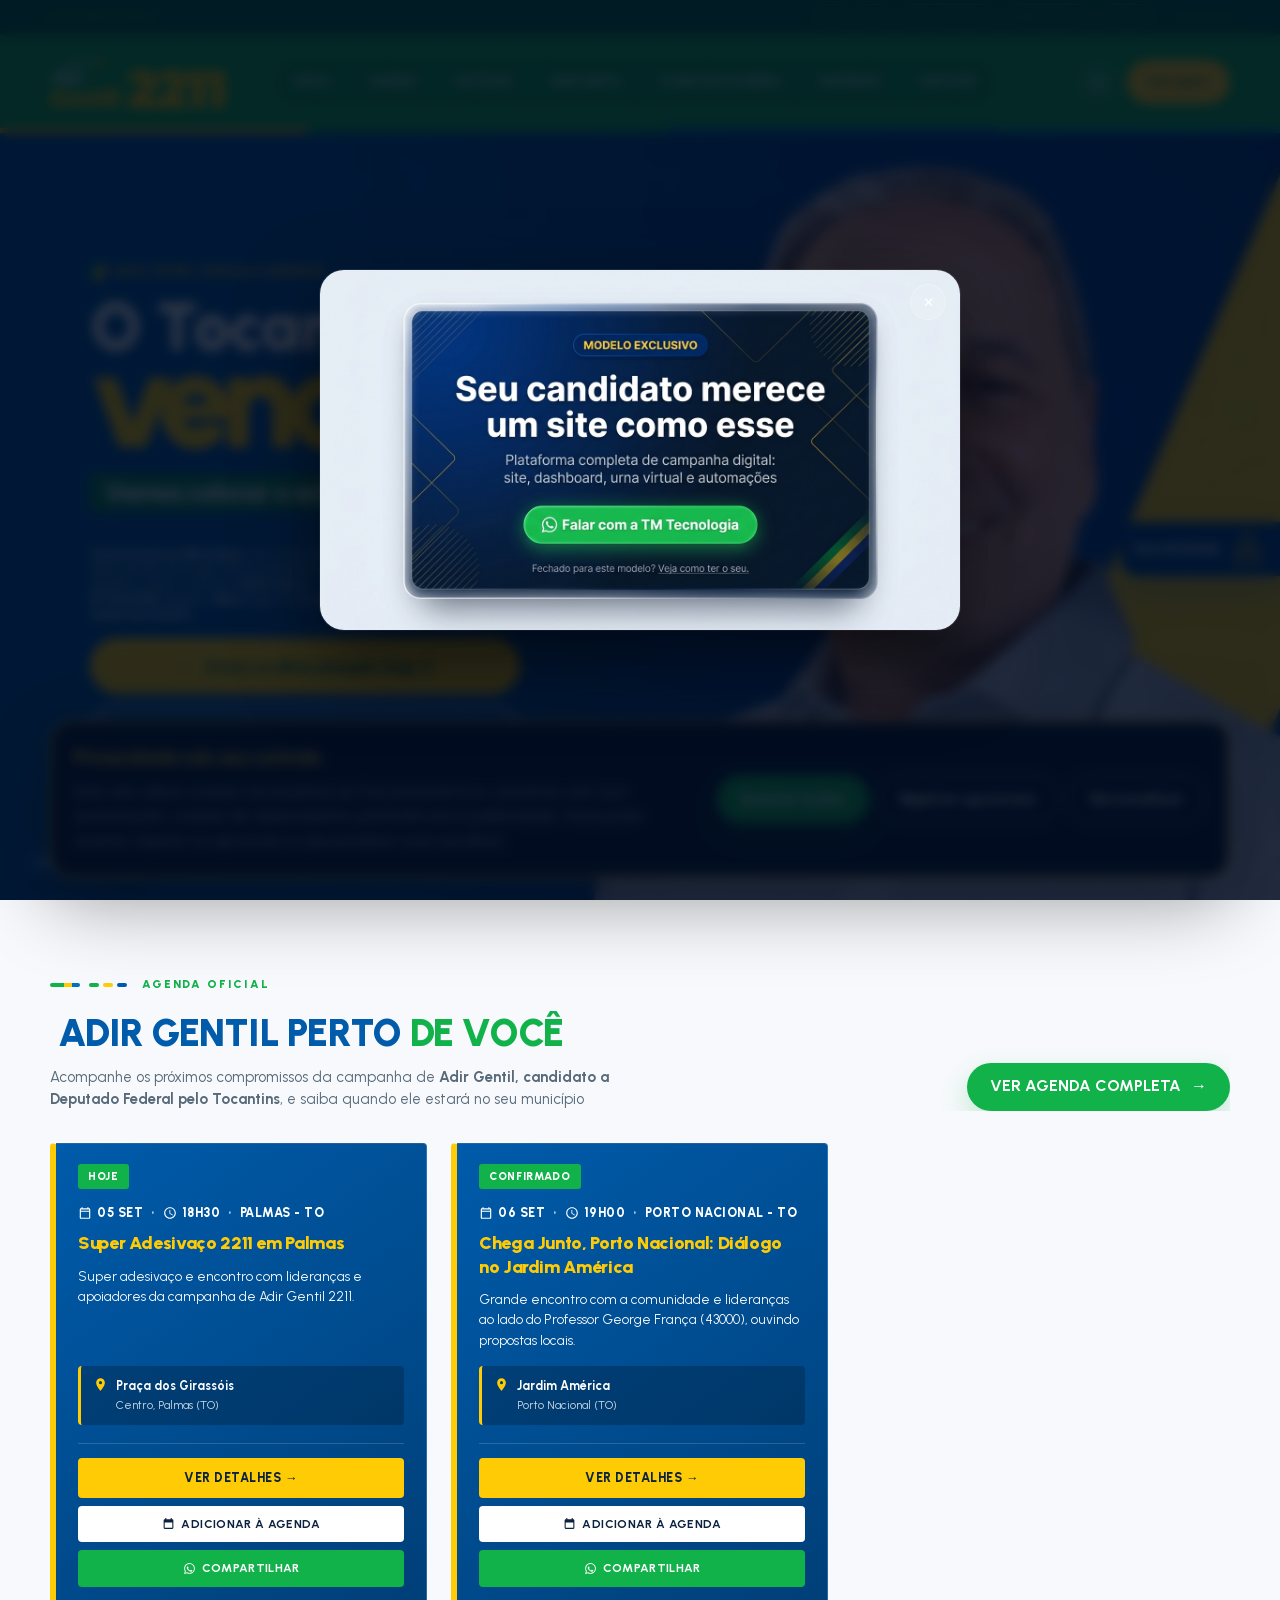
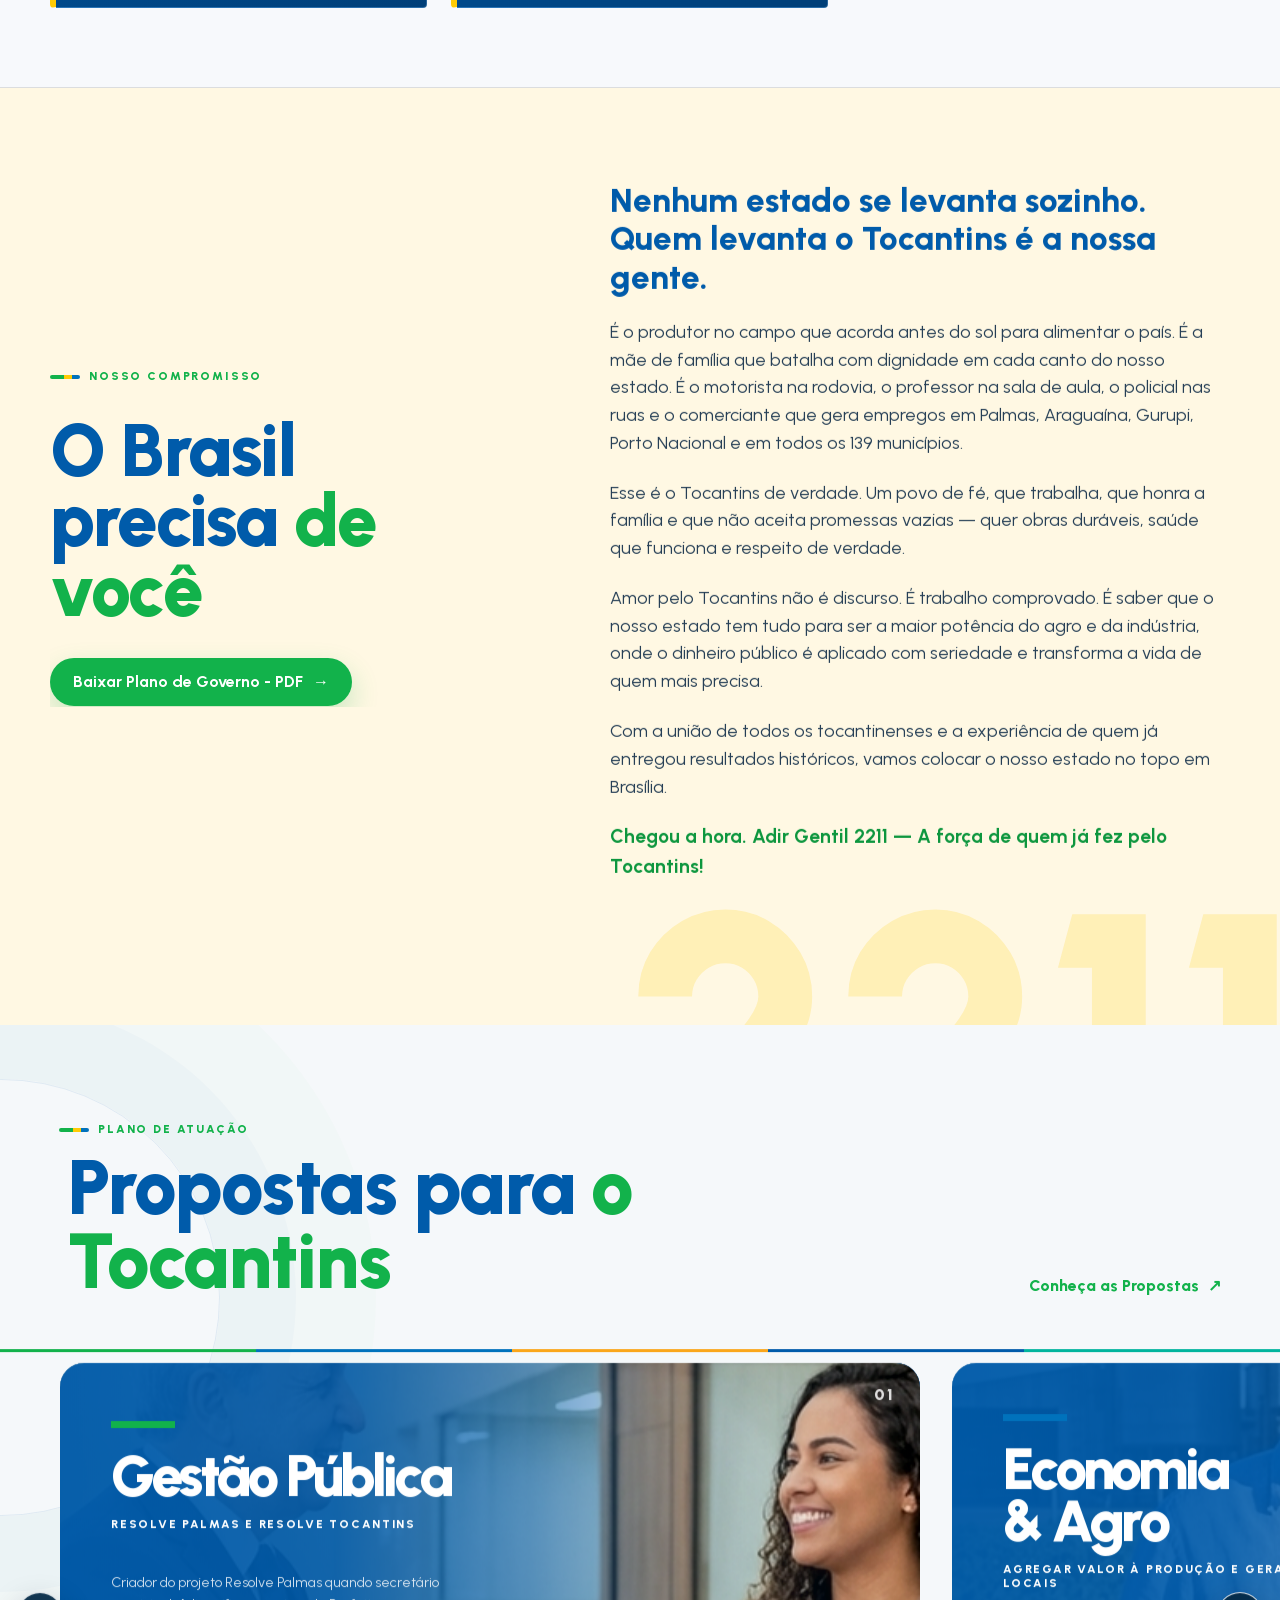
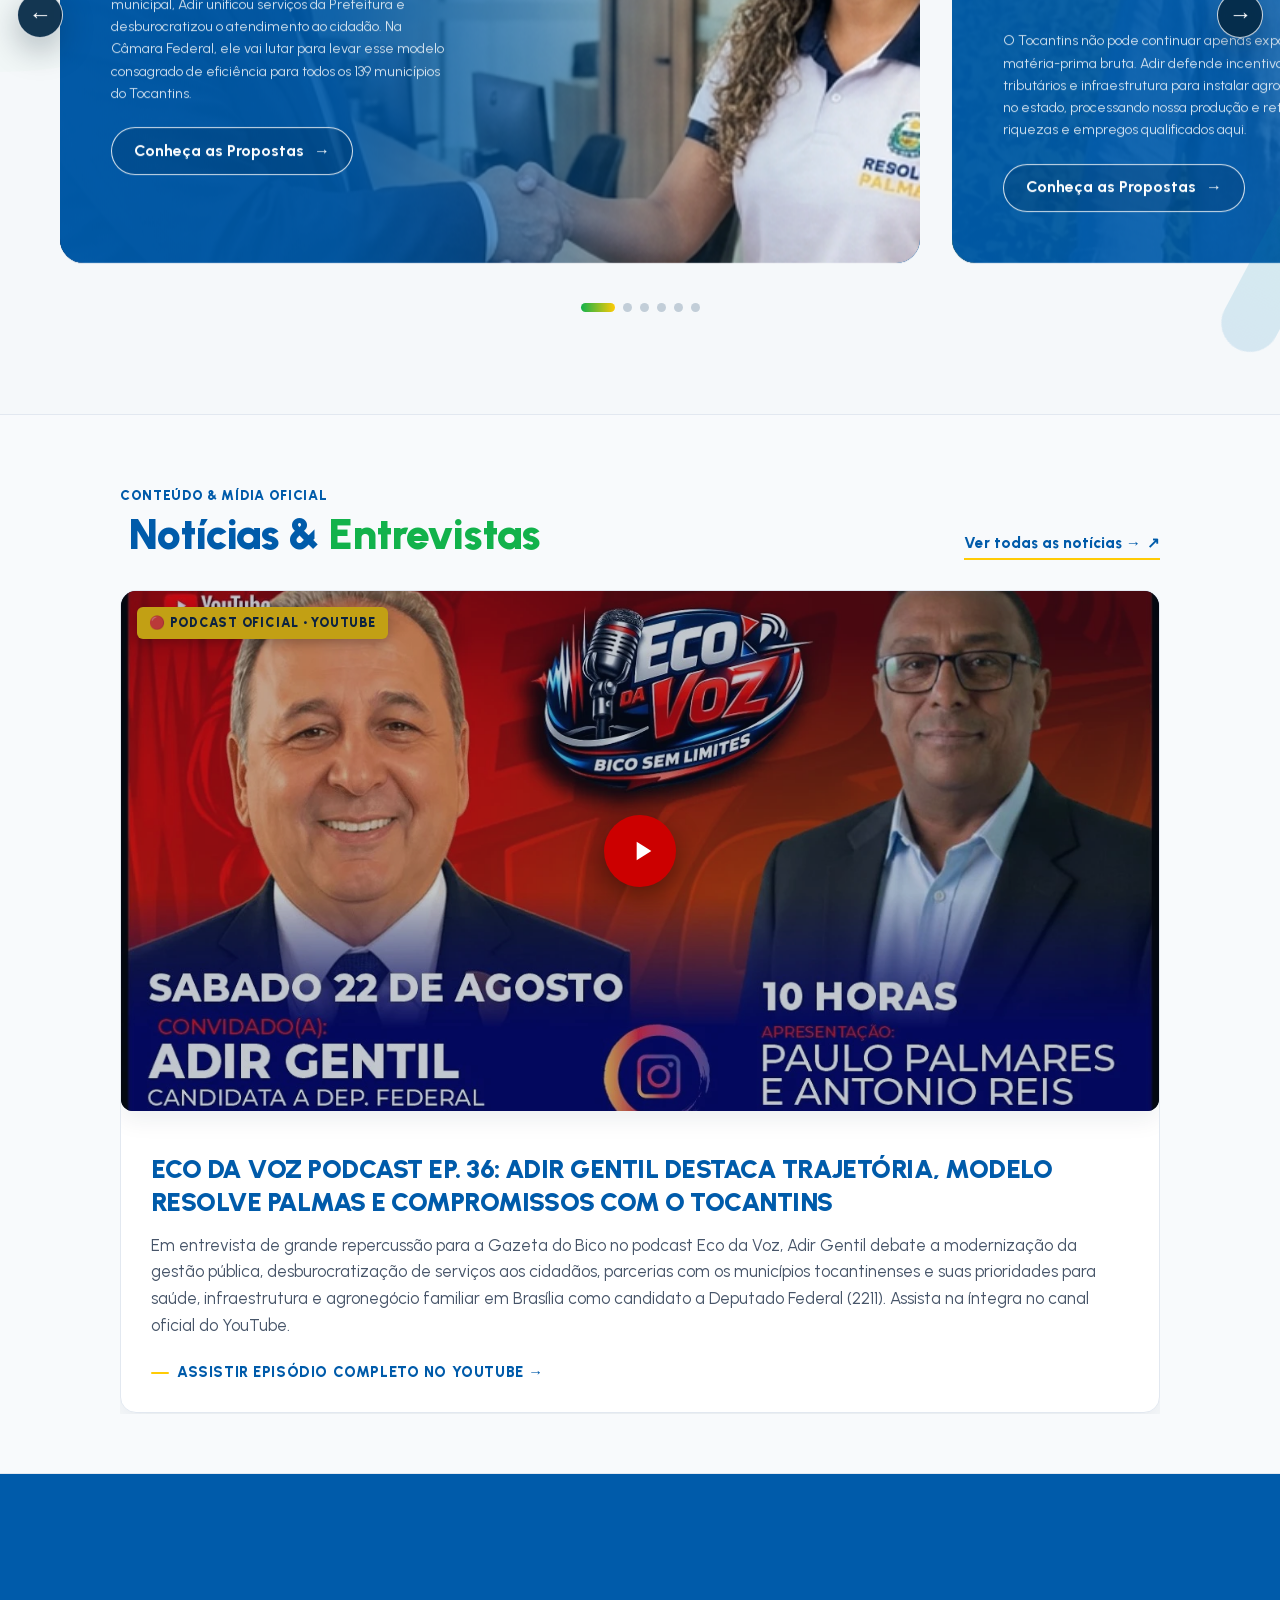
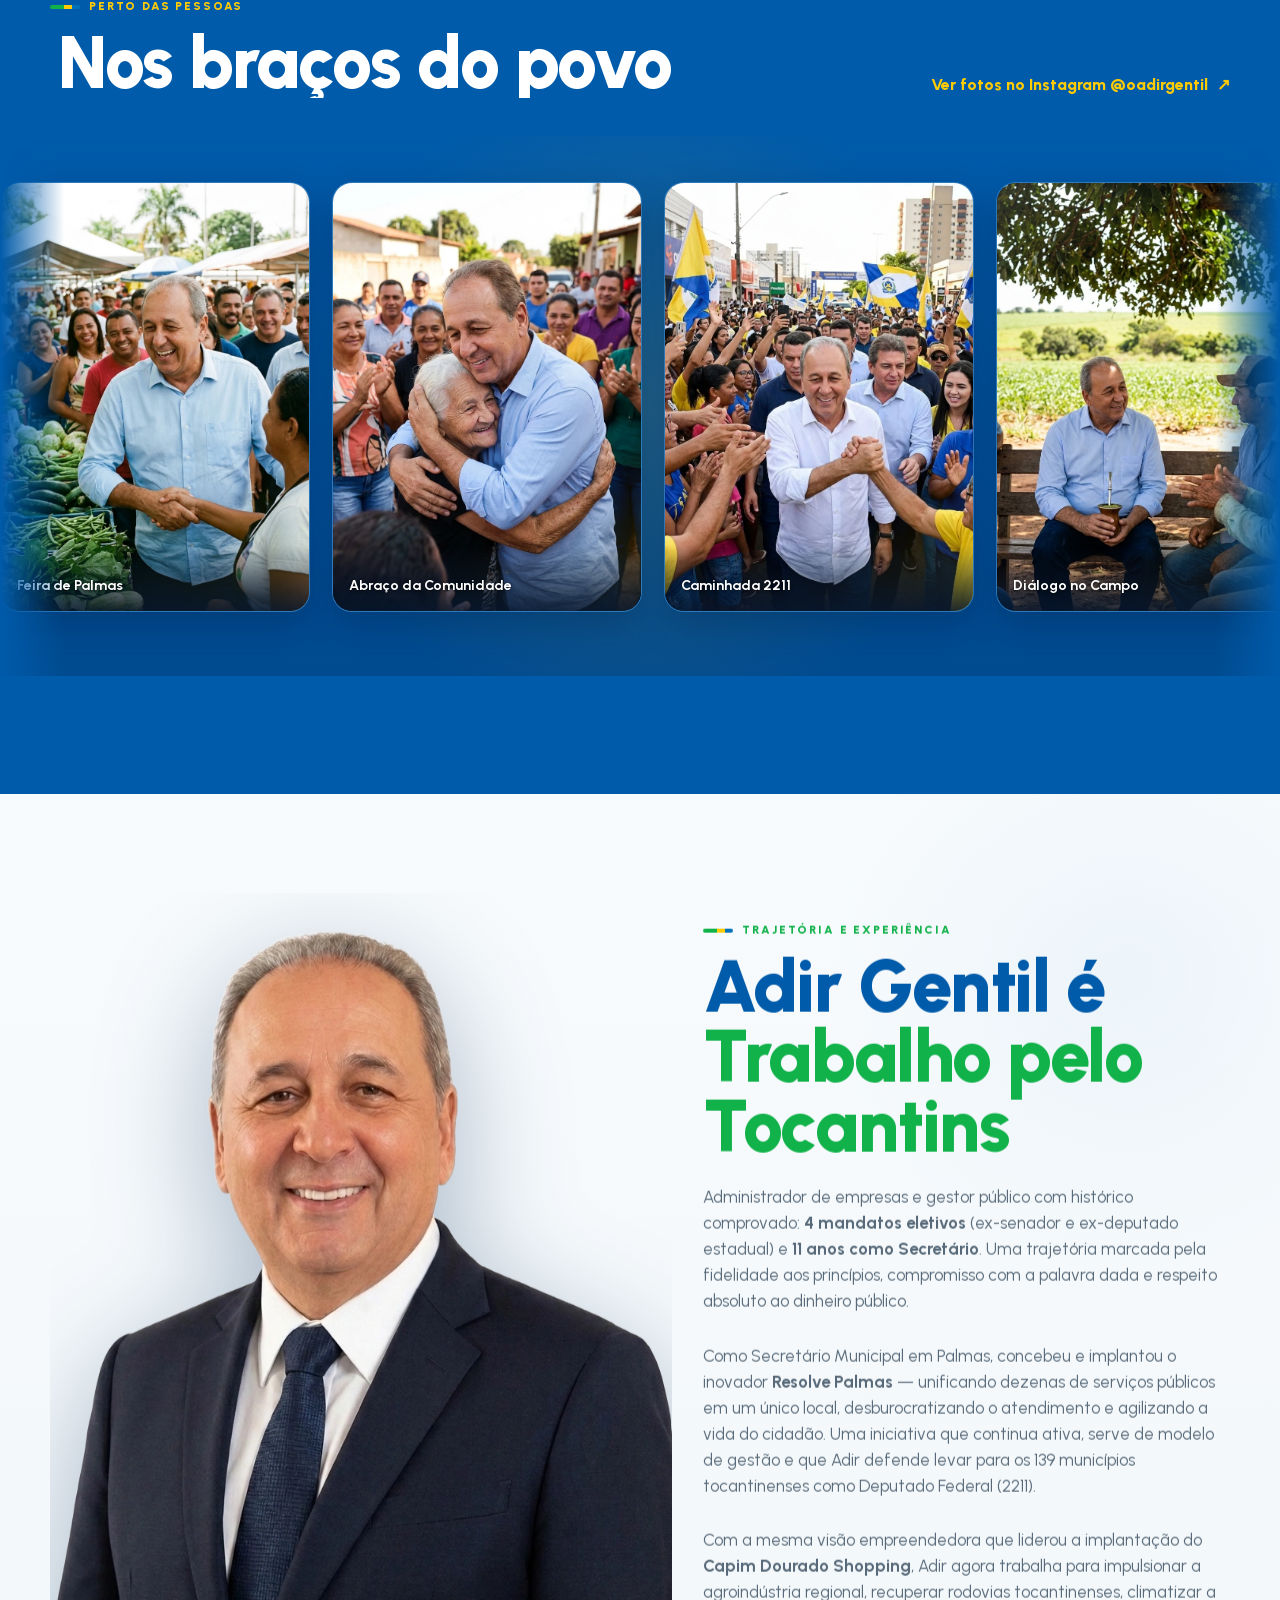
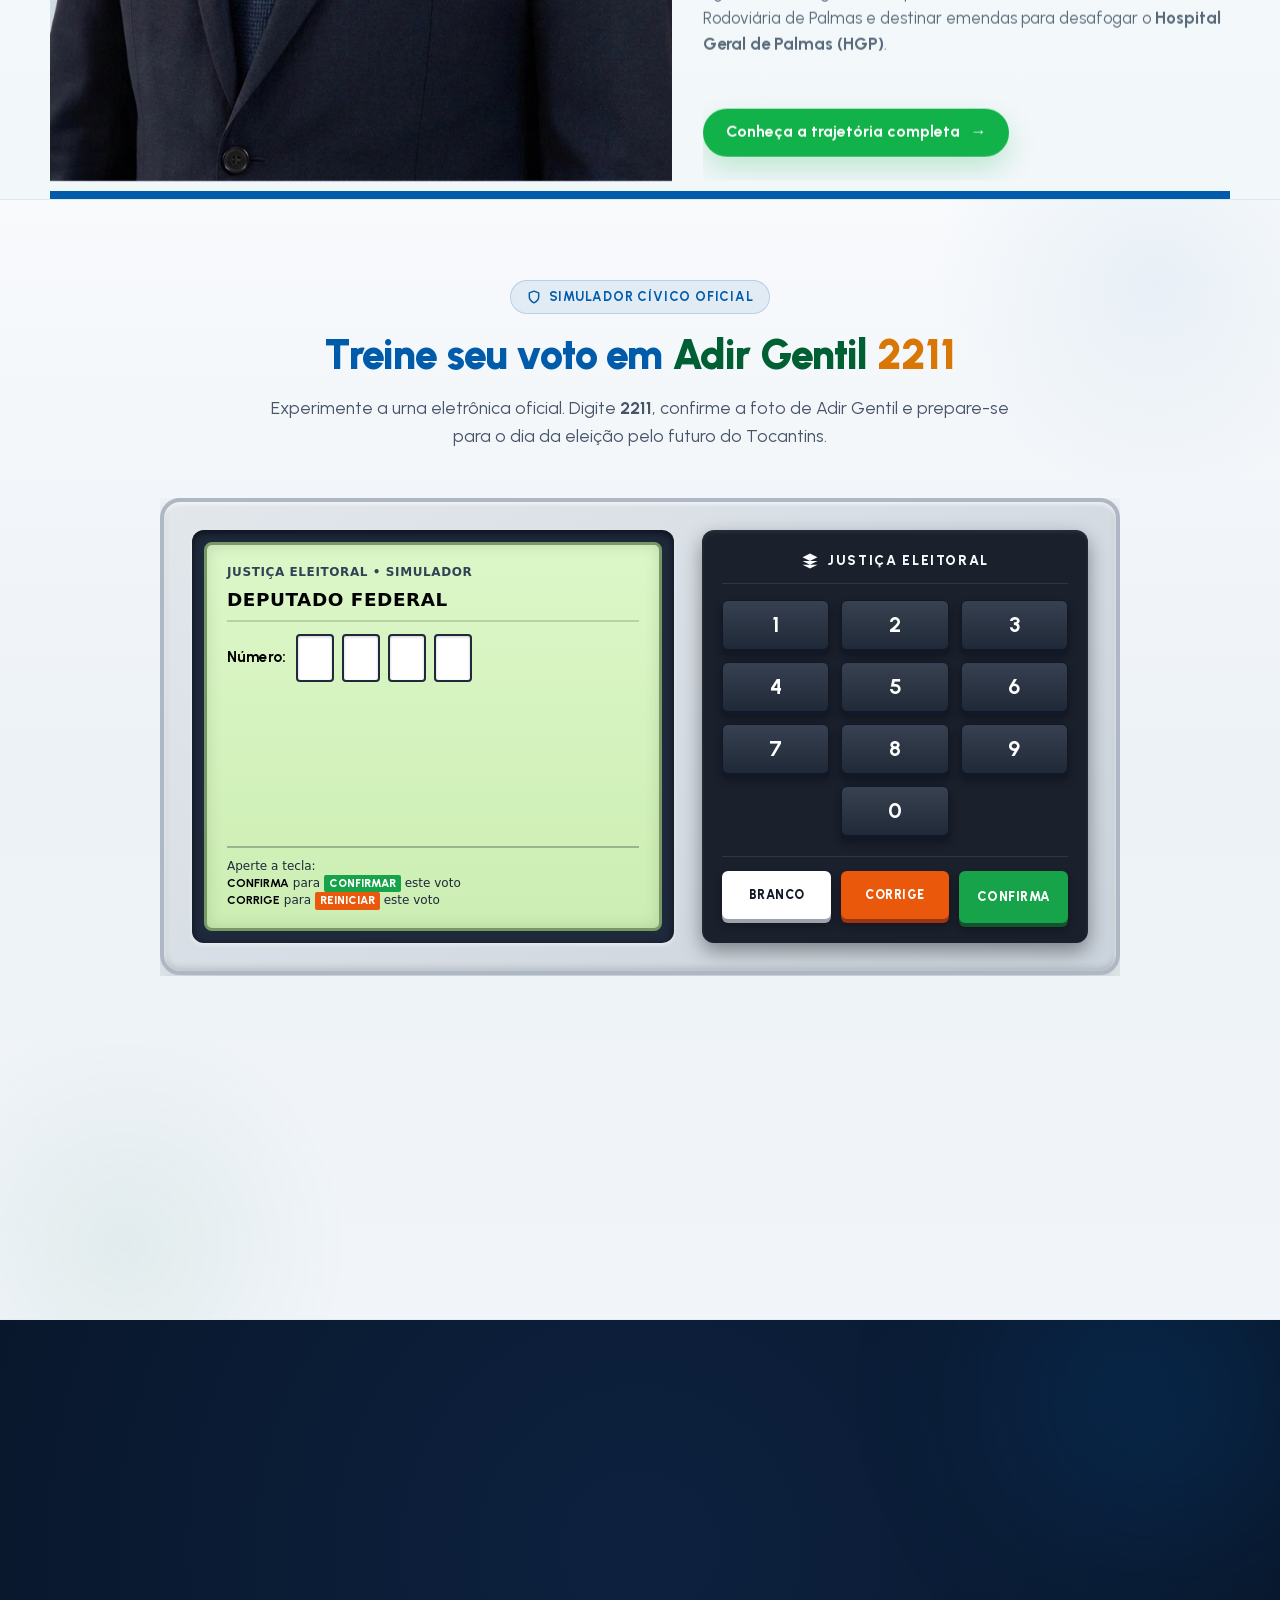
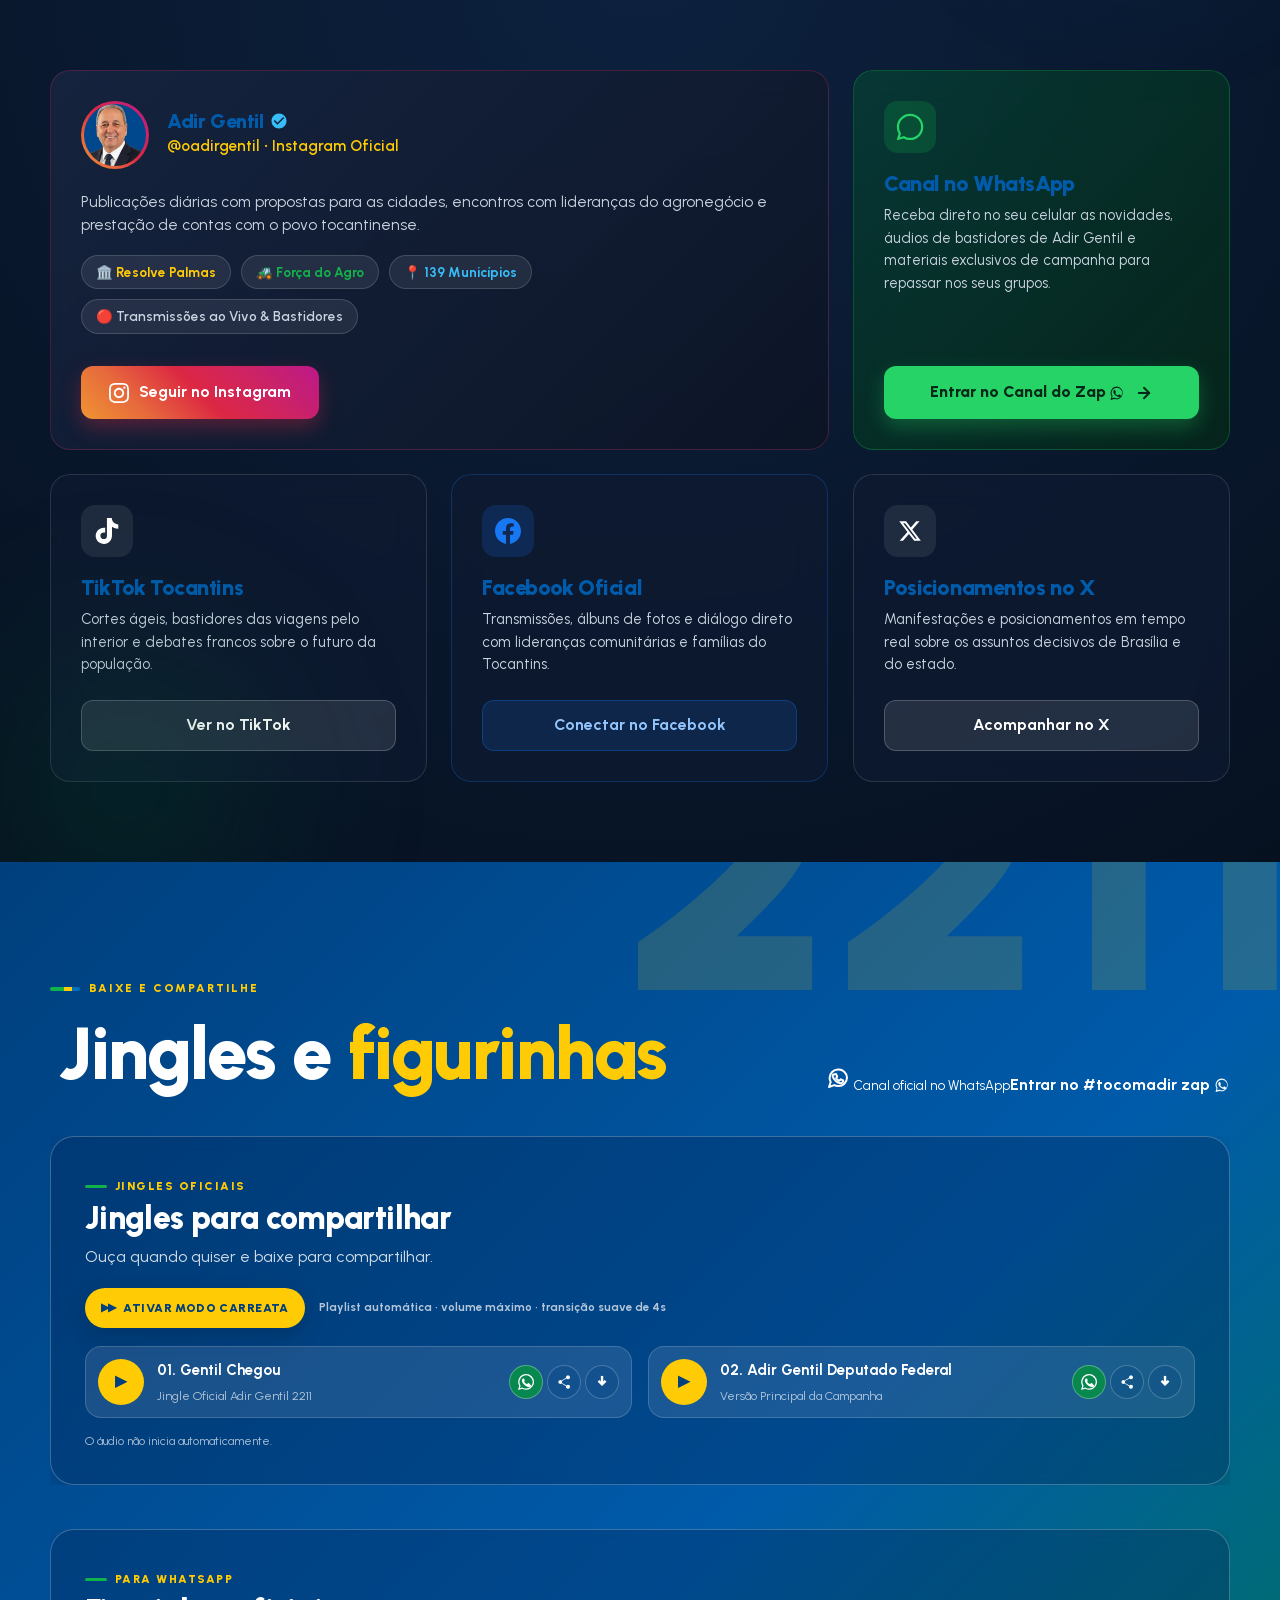
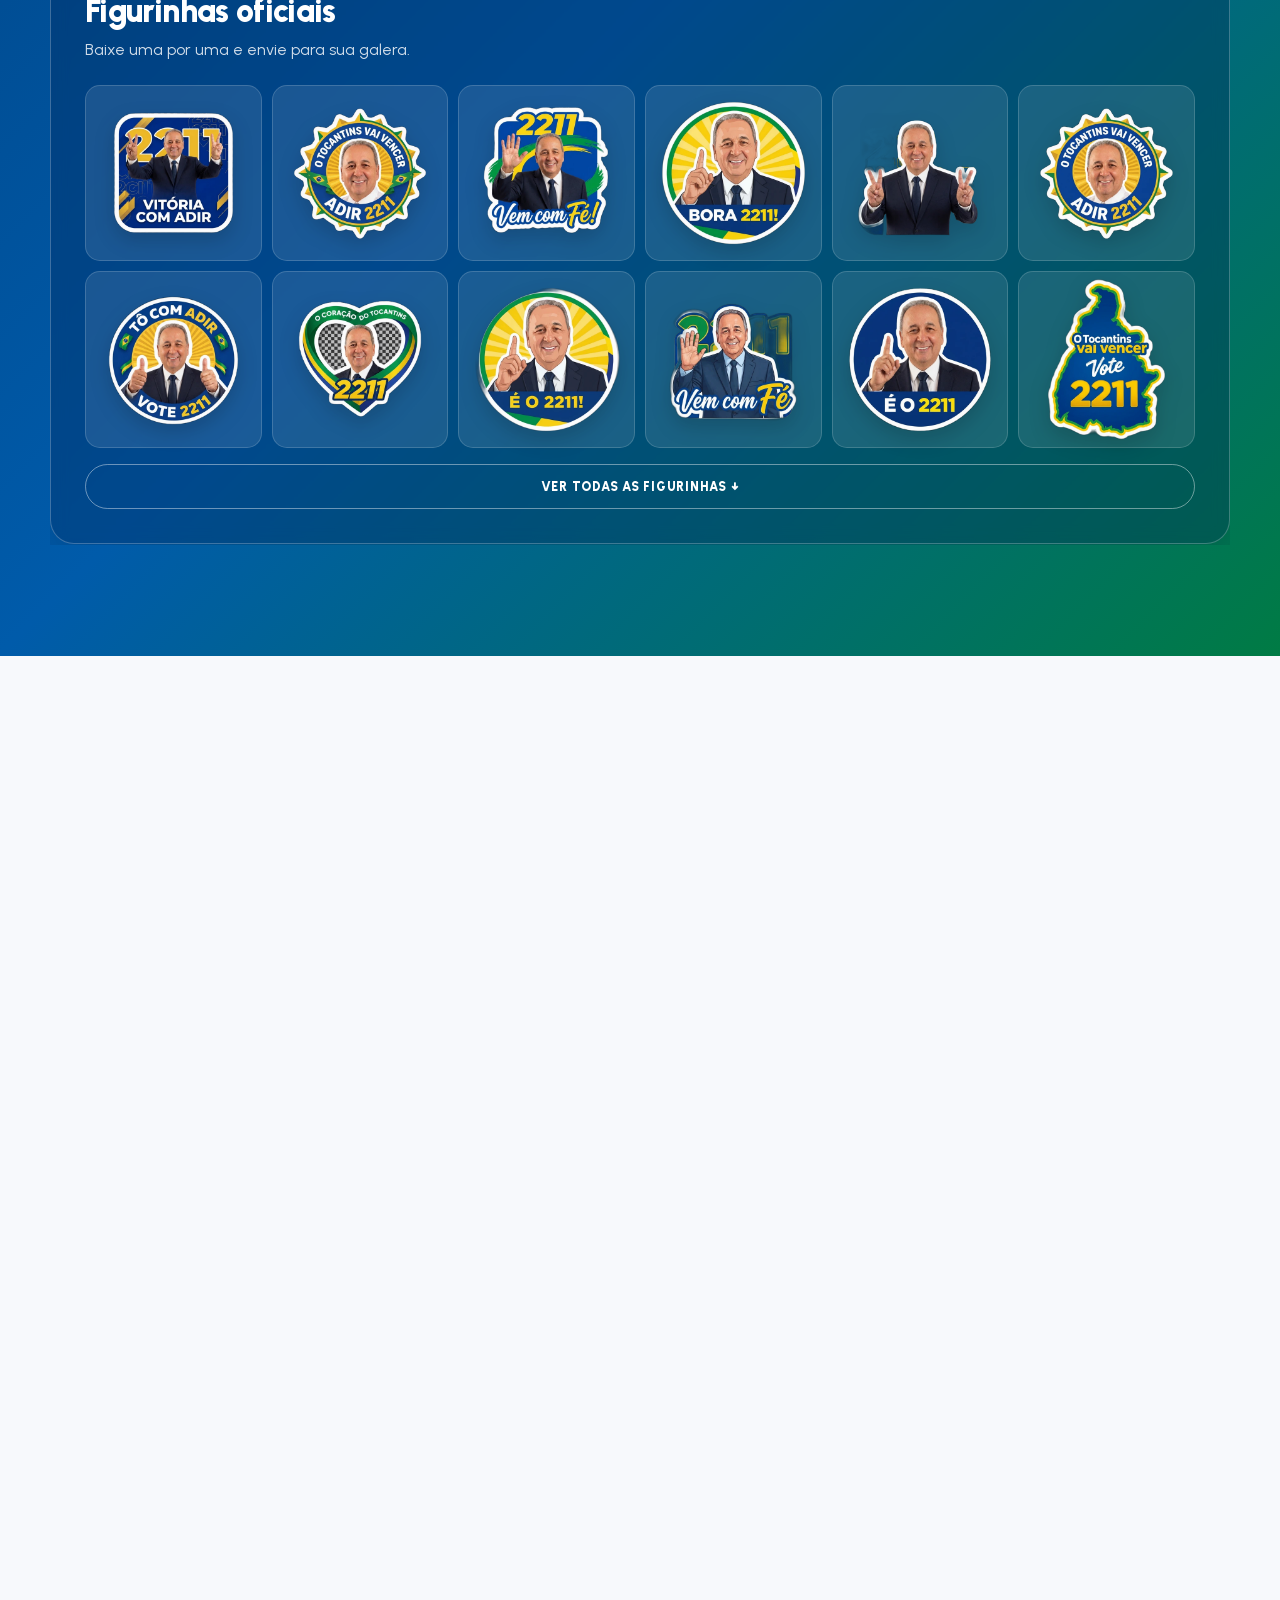
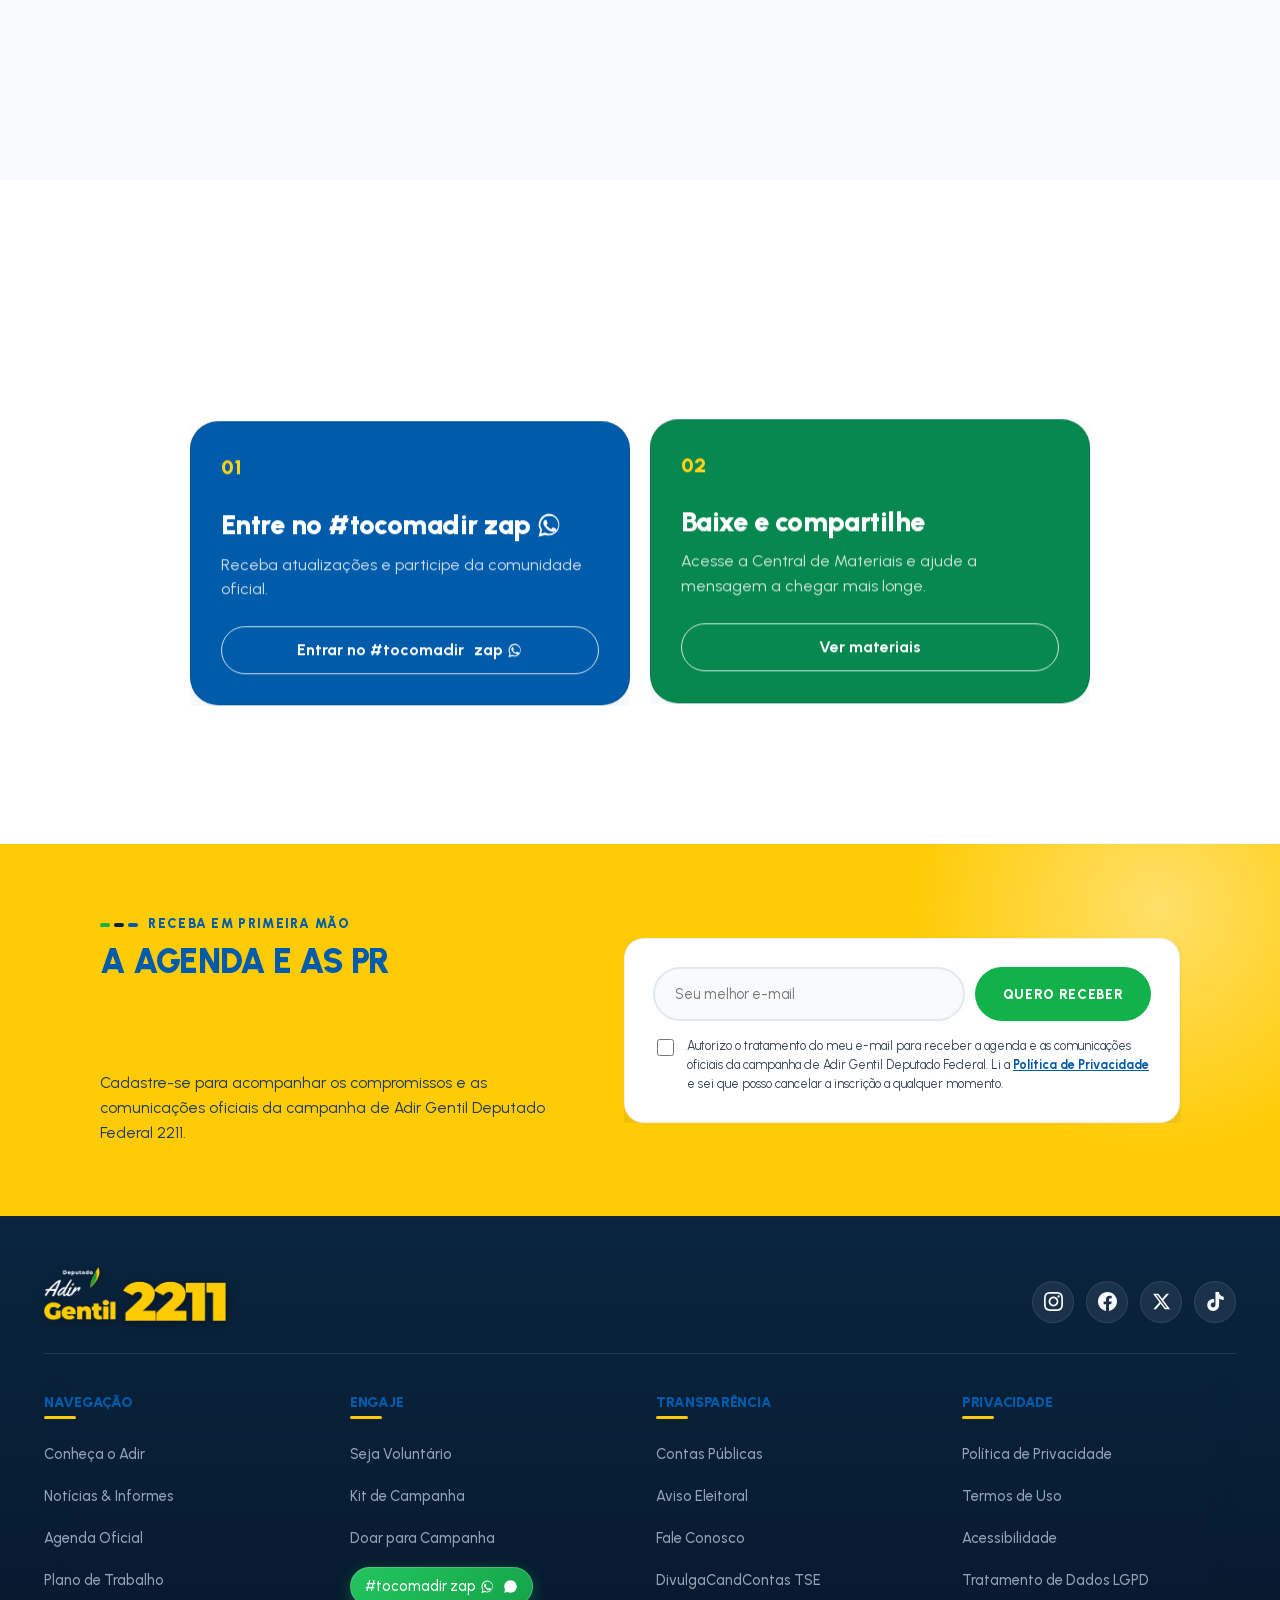
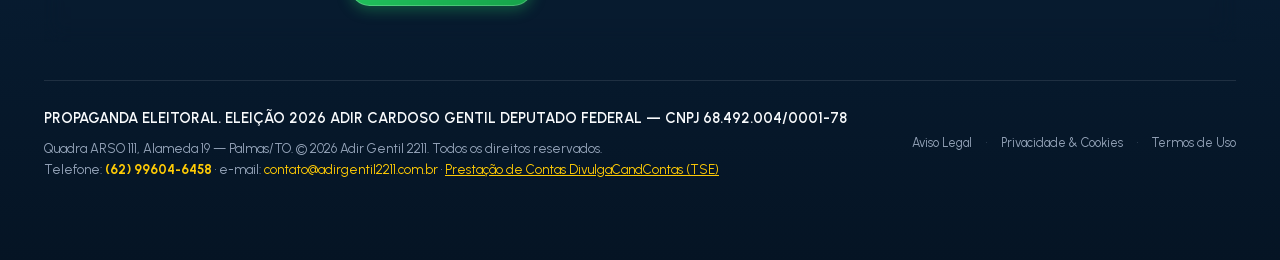
<file: index.html>
<!DOCTYPE html>
<html lang="pt-BR">
  <head>
    <meta charset="UTF-8" />
    <meta name="viewport" content="width=device-width, initial-scale=1.0" />

    <!-- Tracking limpo para desenvolvimento local -->

    

    
    <script>
      kwaiq.load("320506041021301");
      kwaiq.page();
    </script>

    <meta
      name="description"
      content="Site oficial de Adir Gentil Deputado Federal 2211. Conheça sua trajetória, propostas e Plano de Governo para construir um Brasil forte, seguro e próspero."
    />
    <title>Adir Gentil 2211 • Deputado Federal | Tocantins (PL)</title>

    <meta name="robots" content="index, follow, max-image-preview:large" />

    <link rel="canonical" href="https://adirgentil2211.com.br/" />

    <link rel="icon" href="/favicon.ico" sizes="any" />
    <link rel="icon" type="image/png" sizes="32x32" href="/favicon-32.png" />
    <link rel="icon" type="image/png" sizes="192x192" href="/favicon-192.png" />
    <link rel="apple-touch-icon" href="/apple-touch-icon.png" />
    <meta name="theme-color" content="#005BAA" />

    <script id="siteCmsConfig" type="application/json">
      {
        "pageKey": "home",
        "path": "/",
        "sections": [],
        "fields": {},
        "updatedAt": null
      }
    </script>

    <meta property="og:type" content="website" />
    <meta property="og:site_name" content="Adir Gentil 2211" />
    <meta property="og:locale" content="pt_BR" />
    <meta
      property="og:title"
      content="Adir Gentil Deputado Federal 2211 | Site Oficial"
    />
    <meta
      property="og:description"
      content="Site oficial de Adir Gentil Deputado Federal 2211. Conheça sua trajetória, propostas e Plano de Governo para construir um Brasil forte, seguro e próspero."
    />
    <meta property="og:url" content="https://adirgentil2211.com.br/" />
    <meta property="og:image" content="https://adirgentil2211.vercel.app/assets/og-image.jpg" />
    <meta property="og:image:width" content="1200" />
    <meta property="og:image:height" content="630" />
    <meta
      property="og:image:alt"
      content="Adir Gentil, Deputado Federal 2211 - Tocantins"
    />

    <meta name="twitter:card" content="summary_large_image" />
    <meta
      name="twitter:title"
      content="Adir Gentil Deputado Federal 2211 | Site Oficial"
    />
    <meta
      name="twitter:description"
      content="Site oficial de Adir Gentil Deputado Federal 2211. Conheça sua trajetória, propostas e Plano de Governo para construir um Brasil forte, seguro e próspero."
    />
    <meta name="twitter:image" content="https://adirgentil2211.vercel.app/assets/og-image.jpg" />

    <script type="application/ld+json">
      {
        "@context": "https://schema.org",
        "@graph": [
          {
            "@type": "WebSite",
            "@id": "https://adirgentil2211.com.br/#website",
            "url": "https://adirgentil2211.com.br/",
            "name": "Adir Gentil Deputado Federal 2211",
            "inLanguage": "pt-BR",
            "publisher": {
              "@id": "https://adirgentil2211.com.br/#organization"
            }
          },
          {
            "@type": "Organization",
            "@id": "https://adirgentil2211.com.br/#organization",
            "name": "Campanha Adir Gentil Deputado Federal 2211",
            "legalName": "ELEIÇÃO 2026 ADIR GENTIL PRESIDENTE",
            "taxID": "Em homologação eleitoral",
            "url": "https://adirgentil2211.com.br/",
            "logo": {
              "@type": "ImageObject",
              "url": "https://adirgentil2211.com.br/assets/logo-adir-gentil-2211.png"
            },
            "sameAs": [
              "https://www.instagram.com/oadirgentil",
              "https://www.facebook.com/oadirgentil",
              
              "https://www.tiktok.com/@oadirgentil",
              
              "https://x.com/oadirgentil"
            ]
          },
          {
            "@type": "Person",
            "@id": "https://adirgentil2211.com.br/#candidato",
            "name": "Adir Gentil",
            "jobTitle": "Candidato a Deputado Federal da República",
            "nationality": "BR",
            "url": "https://adirgentil2211.com.br/trajetoria",
            "image": "https://adirgentil2211.com.br/assets/home-hero-v2/desktop.webp?v=20260906_suit",
            "affiliation": {
              "@id": "https://adirgentil2211.com.br/#organization"
            },
            "sameAs": [
              "https://www.instagram.com/oadirgentil",
              "https://www.facebook.com/oadirgentil",
              
              "https://www.tiktok.com/@oadirgentil",
              
              "https://x.com/oadirgentil"
            ]
          }
        ]
      }
    </script>

    <link rel="stylesheet" href="./css/gotham.css" />
    <link rel="stylesheet" href="./css/styles.css" />
    <link rel="stylesheet" href="./css/motion.css" />
    <link rel="stylesheet" href="./css/preloader-wipe.css" />
    <link rel="stylesheet" href="./css/revision.css" />
    <link rel="stylesheet" href="./css/refresh-round5.css" />
    <link rel="stylesheet" href="./css/round6.css" />
    <link rel="stylesheet" href="./css/round7.css" />
    <link rel="stylesheet" href="./css/round8.css" />
    <link rel="stylesheet" href="./css/round9.css" />
    <link rel="stylesheet" href="./css/round10.css" />
    <link rel="stylesheet" href="./css/round11.css" />
    <link rel="stylesheet" href="./css/round12.css" />
    <link rel="stylesheet" href="./css/implementation.css" />
    <link rel="stylesheet" href="./css/briefing-20260816.css" />
    <link rel="stylesheet" href="./css/legal-revision-20260816.css" />

    <link rel="stylesheet" href="./css/ajustes-20260817.css" />
    <link rel="stylesheet" href="./css/hero-static-20260817.css?v=20260819_04" />
    <link
      rel="stylesheet"
      href="./css/approved-effects-20260817.css?v=20260819_04"
    />
    <link rel="stylesheet" href="./css/home-jingles.css?v=20260826_12" />
    <link rel="stylesheet" href="./css/countdown-eleicao.css" />
    <link rel="stylesheet" href="./css/urna-simulador.css" />

    <link rel="stylesheet" href="./css/revision-r3-20260817.css?v=20260826_02" />
    <link rel="stylesheet" href="./css/agenda-newsletter.css" />
    <link rel="stylesheet" href="./css/news.css" />
    <link rel="stylesheet" href="./css/home-hero-v2.css?v=20260906_suit" />
      <link rel="stylesheet" href="./css/site-footer-2026.css?v=20260906_bluefull" />
    <link rel="stylesheet" href="./css/bento-social-hub.css" />
  </head>
  <body class="home-page">
    <!-- Google Tag Manager (noscript) -->
    <noscript
      ><iframe
        src="https://www.googletagmanager.com/ns.html?id=GTM-TJXJ4KWX"
        height="0"
        width="0"
        style="display: none; visibility: hidden"
      ></iframe
    ></noscript>
    <!-- End Google Tag Manager -->

    <div
      class="site-intro"
      id="siteIntro"
      role="status"
      aria-live="polite"
      aria-label="Carregando site oficial Adir Gentil 2211"
    >
      <div class="site-intro__ambient" aria-hidden="true"></div>
      <div class="site-intro__inner">
        <img
          class="site-intro__lockup"
          src="./assets/logo-adir-gentil-2211.png"
          alt="Adir Gentil 2211 - Deputado Federal"
          style="max-width: 380px; width: 85vw; height: auto; display: block;"
        />
        <p class="site-intro__caption">DEPUTADO FEDERAL • TOCANTINS</p>
      </div>
    </div>
    <div class="scroll-progress" id="scrollProgress" aria-hidden="true"></div>
    <header class="site-header site-header--v2">
      <div
        class="accessibility-toolbar"
        role="region"
        aria-label="Barra de acessibilidade"
      >
        <div class="container accessibility-toolbar__inner">
          <span class="accessibility-toolbar__title">Acessibilidade</span>
          <div class="accessibility-toolbar__controls">
            <button
              type="button"
              data-a11y-action="font-decrease"
              aria-label="Diminuir tamanho da fonte"
            >
              A−
            </button>
            <button
              type="button"
              data-a11y-action="font-increase"
              aria-label="Aumentar tamanho da fonte"
            >
              A+
            </button>
            <button
              type="button"
              data-a11y-toggle="highContrast"
              aria-pressed="false"
            >
              Alto contraste
            </button>
            <button
              type="button"
              data-a11y-toggle="darkMode"
              aria-pressed="false"
            >
              Modo escuro
            </button>
            <button
              type="button"
              id="a11yLibrasTrigger"
              aria-label="Abrir tradução em Libras"
              aria-pressed="false"
              aria-busy="false"
            >
              Libras
            </button>
            <span class="accessibility-toolbar__level" aria-live="polite"
              >Fonte <strong id="a11yToolbarFontLevel">100%</strong></span
            >
          </div>
        </div>
      </div>

      <div class="container nav">
        <a
          href="/"
          class="brand brand-lockup animated-brand animated-brand--header animated-brand--header-r3"
          aria-label="Adir Gentil 2211 - início"
          data-animated-brand="header"
        >
          <img
            class="brand-header-logo"
            src="./assets/logo-adir-gentil-2211.png"
            alt="Deputado Adir Gentil 2211 - Início"
            style="height: 52px; width: auto; max-width: 250px; object-fit: contain; display: block;"
          />
        </a>

        <nav class="nav-links" aria-label="Navegação principal">
          <a href="/" aria-current="&#34;page&#34;">INÍCIO</a>
          <a href="agenda.html">AGENDA</a>
          <a href="noticias.html">NOTÍCIAS</a>
          <a href="trajetoria.html">ADIR GENTIL</a>
          <a href="plano-de-governo.html">PLANO DE GOVERNO</a>
          <a href="materiais.html">MATERIAIS</a>
          <a href="participe.html">PARTICIPE</a>
        </nav>

        <div class="nav-actions">
          <button
            class="search-toggle"
            type="button"
            aria-label="Pesquisar no site"
            title="Pesquisar no site"
          >
            <svg viewBox="0 0 24 24" aria-hidden="true" focusable="false">
              <circle cx="11" cy="11" r="6.5"></circle>
              <path d="M16 16l4.5 4.5"></path>
            </svg>
          </button>
          <a
            class="btn header-donate"
            href="participe.html#doacao"
            data-track="click_doacao"
            data-origin="header"
            >Doe agora</a
          >
          <button
            class="menu-toggle"
            type="button"
            aria-label="Abrir menu"
            aria-expanded="false"
            aria-controls="mobileMenu"
          >
            <span></span>
          </button>
        </div>
      </div>
    </header>

    <nav
      class="mobile-menu mobile-menu--v2"
      id="mobileMenu"
      aria-label="Navegação móvel"
    >
      <a href="/"><span>01</span> Início</a>
      <a href="agenda.html"><span>02</span> Agenda</a>
      <a href="noticias.html"><span>03</span> Notícias</a>
      <a href="trajetoria.html"><span>04</span> Adir Gentil</a>
      <a href="plano-de-governo.html"><span>05</span> Plano de Governo</a>
      <a href="materiais.html"><span>06</span> Materiais</a>
      <a href="participe.html"><span>07</span> Participe</a>
      <a
        class="mobile-menu__cta"
        href="https://api.whatsapp.com/send?phone=5562996046458&text=Ol%C3%A1%20Thiago!%20Vim%20pelo%20modelo%20de%20apresenta%C3%A7%C3%A3o%20de%20site%20pol%C3%ADtico%20e%20gostaria%20de%20conversar%20sobre%20a%20plataforma%20para%20minha%20campanha."
        target="_blank"
        rel="noopener noreferrer"
        data-track="click_tocomadir-zap"
        data-origin="menu"
      >
        <svg
          class="mobile-menu__cta-icon"
          viewBox="0 0 24 24"
          width="22"
          height="22"
          fill="currentColor"
          aria-hidden="true"
        >
          <path
            d="M12.04 2c-5.46 0-9.91 4.45-9.91 9.91 0 1.75.46 3.45 1.32 4.95L2.05 22l5.25-1.38c1.45.79 3.08 1.21 4.74 1.21 5.46 0 9.91-4.45 9.91-9.91 0-2.65-1.03-5.14-2.9-7.01A9.816 9.816 0 0 0 12.04 2zm.01 1.67c2.2 0 4.26.86 5.82 2.42a8.225 8.225 0 0 1 2.41 5.83c0 4.54-3.7 8.24-8.24 8.24-1.48 0-2.93-.4-4.2-1.15l-.3-.18-3.12.82.83-3.04-.2-.31a8.196 8.196 0 0 1-1.26-4.38c0-4.54 3.7-8.24 8.24-8.24zm4.52 11.53c-.25-.13-1.47-.72-1.7-.81-.23-.08-.39-.13-.56.13-.17.25-.64.81-.79.97-.14.17-.29.19-.54.06-.25-.13-1.06-.39-2.03-1.25-.75-.67-1.26-1.5-1.41-1.75-.15-.25-.02-.39.11-.51.11-.11.25-.29.37-.44.13-.15.17-.25.25-.42.08-.17.04-.32-.02-.44-.06-.13-.56-1.35-.77-1.85-.2-.49-.41-.42-.56-.43l-.48-.01c-.17 0-.44.06-.67.31-.23.25-.88.86-.88 2.1 0 1.24.9 2.44 1.03 2.61.13.17 1.77 2.7 4.29 3.78.6.26 1.07.41 1.44.53.6.19 1.15.16 1.58.1.48-.07 1.47-.6 1.68-1.18.21-.58.21-1.07.15-1.18-.06-.12-.22-.19-.47-.31z"
          />
        </svg>
        <span>Entre no #tocomadir zap</span>
      </a>
      <div class="mobile-menu__secondary">
        <a href="participe.html#institucional">FAQ</a>
        <a href="participe.html#institucional">Transparência</a>
        <a href="participe.html#institucional">Contato</a>
      </div>
    </nav>

    <div class="site-search" id="siteSearch" aria-hidden="true">
      <div class="site-search__backdrop" data-search-close></div>
      <div
        class="site-search__panel"
        role="dialog"
        aria-modal="true"
        aria-labelledby="siteSearchTitle"
      >
        <div class="site-search__header">
          <div>
            <span class="site-search__eyebrow">BUSCA NO SITE</span>
            <h2 id="siteSearchTitle">O que você procura?</h2>
          </div>
          <button
            class="site-search__close"
            type="button"
            data-search-close
            aria-label="Fechar busca"
          >
            ×
          </button>
        </div>
        <form class="site-search__form" id="siteSearchForm" role="search">
          <label class="sr-only" for="siteSearchInput">Pesquisar no site</label>
          <input
            id="siteSearchInput"
            type="search"
            autocomplete="off"
            placeholder="Digite uma palavra, tema ou seção"
          />
          <button class="site-search__submit" type="submit">
            Pesquisar <span aria-hidden="true">→</span>
          </button>
        </form>
        <div
          class="site-search__results"
          id="siteSearchResults"
          aria-live="polite"
        >
          <p class="site-search__hint">
            Busque por plano de governo, Brasil Real, notícias, materiais ou
            participação.
          </p>
        </div>
      </div>
    </div>

    <aside
      class="motion-panel"
      id="institutionalPanel"
      aria-hidden="true"
      aria-labelledby="institutionalPanelTitle"
    >
      <button
        class="motion-panel__backdrop"
        type="button"
        data-motion-panel-close
        aria-label="Fechar painel"
      ></button>
      <div
        class="motion-panel__dialog"
        role="dialog"
        aria-modal="true"
        tabindex="-1"
      >
        <div class="motion-panel__header">
          <div>
            <span class="eyebrow">Institucional</span>
            <h2 id="institutionalPanelTitle">Apoie / Institucional</h2>
          </div>
          <button
            class="motion-panel__close"
            type="button"
            data-motion-panel-close
            aria-label="Fechar painel"
          >
            ×
          </button>
        </div>
        <nav class="motion-panel__links" aria-label="Links institucionais">
          <a href="#institucional">F.A.Q.</a>
          <a href="participe.html#institucional">Transparência</a>
          <a href="participe.html#institucional">Contato</a>
        </nav>
      </div>
    </aside>

    <main>
      <section
        class="hero-static hero-static--campaign"
        id="inicio"
        aria-labelledby="heroTitle"
      >
        <div class="hero-static__media" aria-hidden="true">
          <picture>
            <source
              media="(max-width: 760px)"
              srcset="./assets/home-hero-v2/mobile.webp?v=20260906_casual"
              width="1200"
              height="583"
            />
            <img
              src="./assets/home-hero-v2/desktop.webp?v=20260906_casual"
              alt="Adir Gentil 2211 - Deputado Federal pelo Tocantins"
              width="2560"
              height="1080"
              fetchpriority="high"
            />
          </picture>
        </div>
        <div class="container hero-static__layout">
          <div class="hero-static__copy">
            <div class="hero-static__headline">
              <span class="hero-static__kicker"
                ><img
                  src="./assets/home-hero-v2/accent.webp"
                  alt=""
                  width="48"
                  height="40"
                  aria-hidden="true"
                />DEUS, PÁTRIA, FAMÍLIA e LIBERDADE</span
              >
              <h1 id="heroTitle" data-disable-typewriter>
                <span class="hero-title__line1">O Tocantins vai</span
                ><span class="hero-title__accent">vencer</span>
              </h1>
            </div>
            <p>Vamos colocar o estado no topo</p>
            <div class="hero-static__actions">
              <p class="hero-whatsapp-note">
                <strong>Canal oficial no WhatsApp.</strong> Como o site não
                solicita dados pessoais nesta etapa, não há consentimento
                específico a marcar, conforme a
                <strong>LGPD (Lei nº 13.709/2018)</strong>. Segundo a
                <strong>Meta</strong>, seguir o canal
                <strong>não revela seu número</strong>.
              </p>
              <a
                href="https://api.whatsapp.com/send?phone=5562996046458&amp;text=Ol%C3%A1%20Thiago!%20Vim%20pelo%20modelo%20de%20apresenta%C3%A7%C3%A3o%20de%20site%20pol%C3%ADtico%20e%20gostaria%20de%20conversar%20sobre%20a%20plataforma%20para%20minha%20campanha."
                target="_blank"
                rel="noopener noreferrer"
                class="btn hero-static__primary hero-zap-button"
                data-track="click_tocomadir-zap"
                data-origin="hero"
                aria-label="Entre no #tocomadir Zap"
              >
                <span class="hero-zap-button__arrow" aria-hidden="true">→</span>
                <span class="hero-zap-button__text">Entre no <strong>#tocomadir Zap</strong></span>

              </a>
              <a
                href="#participe"
                target="_blank"
                rel="noopener noreferrer"
                class="hero-static__donate"
                data-track="click_doacao"
                data-origin="hero"
                >CONTRIBUA COM A NOSSA CAMPANHA</a
              >
            </div>
          </div>
        </div>
      </section>

      <section
        class="agenda-home-section"
        id="agenda"
        aria-labelledby="agendaHomeTitle"
      >
        <div class="container">
          <div class="section-head reveal">
            <div>
              <span class="eyebrow">
                <span
                  class="materials-flag-dashes"
                  aria-hidden="true"
                  style="
                    display: inline-flex;
                    gap: 4px;
                    vertical-align: middle;
                    margin-right: 6px;
                  "
                >
                  <span
                    style="
                      display: inline-block;
                      width: 10px;
                      height: 4px;
                      background: #12b24b;
                      border-radius: 2px;
                    "
                  ></span>
                  <span
                    style="
                      display: inline-block;
                      width: 10px;
                      height: 4px;
                      background: #ffcb05;
                      border-radius: 2px;
                    "
                  ></span>
                  <span
                    style="
                      display: inline-block;
                      width: 10px;
                      height: 4px;
                      background: #005baa;
                      border-radius: 2px;
                    "
                  ></span>
                </span>
                AGENDA OFICIAL
              </span>
              <h2 id="agendaHomeTitle">
                Adir Gentil perto <span class="accent-green">de você</span>
              </h2>
              <p class="agenda-head-desc">
                Acompanhe os próximos compromissos da campanha de
                <strong
                  >Adir Gentil, candidato a Deputado Federal pelo
                  Tocantins</strong
                >, e saiba quando ele estará no seu município
              </p>
            </div>
            <div class="agenda-cta-top">
              <a
                href="agenda.html"
                class="btn btn-primary btn-arrow"
                data-track="link_agenda_completa"
                data-origin="home_header"
              >
                VER AGENDA COMPLETA
              </a>
            </div>
          </div>

          <div class="agenda-grid-equal">
            <article
              class="agenda-card reveal"
              data-event-card
              data-state="TO"
              data-period="upcoming"
            >
              <div class="agenda-card__body">
                <!-- SELO DE STATUS NO TOPO DO CARD -->
                <div
                  style="
                    display: flex;
                    justify-content: space-between;
                    align-items: center;
                    margin-bottom: 14px;
                  "
                >
                  <span class="agenda-badge agenda-badge--hoje">HOJE</span>
                </div>

                <!-- DATA, HORÁRIO E LOCAL EM BRANCO -->
                <div
                  class="agenda-card__meta"
                  style="color: #ffffff !important"
                >
                  <span
                    class="agenda-card__meta-item"
                    style="color: #ffffff !important"
                  >
                    <svg viewBox="0 0 24 24" style="fill: #ffffff">
                      <path
                        d="M19 4h-1V2h-2v2H8V2H6v2H5c-1.11 0-1.99.9-1.99 2L3 20a2 2 0 0 0 2 2h14c1.1 0 2-.9 2-2V6c0-1.1-.9-2-2-2zm0 16H5V10h14v10zm0-12H5V6h14v2z"
                      />
                    </svg>
                    05 SET
                  </span>
                  <span style="color: rgba(255, 255, 255, 0.7)">•</span>
                  <span
                    class="agenda-card__meta-item"
                    style="color: #ffffff !important"
                  >
                    <svg viewBox="0 0 24 24" style="fill: #ffffff">
                      <path
                        d="M11.99 2C6.47 2 2 6.48 2 12s4.47 10 9.99 10C17.52 22 22 17.52 22 12S17.52 2 11.99 2zM12 20c-4.42 0-8-3.58-8-8s3.58-8 8-8 8 3.58 8 8-3.58 8-8 8zm.5-13H11v6l5.25 3.15.75-1.23-4.5-2.67z"
                      />
                    </svg>
                    18h30
                  </span>
                  <span style="color: rgba(255, 255, 255, 0.7)">•</span>
                  <span
                    class="agenda-card__meta-item"
                    style="color: #ffffff !important"
                  >
                    Palmas - TO
                  </span>
                </div>

                <!-- TÍTULO SEMPRE EM AMARELO -->
                <h3 class="agenda-card__title">Super Adesivaço 2211 em Palmas</h3>

                <!-- DEMAIS TEXTOS EM BRANCO -->

                <p class="agenda-card__summary">
                  Super adesivaço e encontro com lideranças e apoiadores da campanha de Adir Gentil 2211.
                </p>

                <div class="agenda-card__location">
                  <svg viewBox="0 0 24 24">
                    <path
                      d="M12 2C8.13 2 5 5.13 5 9c0 5.25 7 13 7 13s7-7.75 7-13c0-3.87-3.13-7-7-7zm0 9.5a2.5 2.5 0 0 1 0-5 2.5 2.5 0 0 1 0 5z"
                    />
                  </svg>
                  <div>
                    <strong>Praça dos Girassóis</strong>
                    <small>Centro, Palmas (TO)</small>
                  </div>
                </div>

                <div class="agenda-card__actions">
                  <a
                    href="agenda.html"
                    class="agenda-btn-primary"
                  >
                    VER DETALHES →
                  </a>

                  <div class="agenda-cal-dropdown">
                    <button
                      type="button"
                      class="agenda-btn-outline"
                      data-cal-toggle
                      aria-haspopup="true"
                      aria-expanded="false"
                    >
                      <svg viewBox="0 0 24 24">
                        <path
                          d="M19 4h-1V2h-2v2H8V2H6v2H5c-1.11 0-1.99.9-1.99 2L3 20a2 2 0 0 0 2 2h14c1.1 0 2-.9 2-2V6c0-1.1-.9-2-2-2zm0 16H5V10h14v10z"
                        />
                      </svg>
                      ADICIONAR À AGENDA
                    </button>
                    <div class="agenda-cal-menu">
                      <a
                        href="https://calendar.google.com/calendar/render?action=TEMPLATE&amp;text=Super%20Adesiva%C3%A7o%202211%20%E2%80%94%20Adir%20Gentil%20Deputado%20Federal&amp;dates=20260905T213000Z/20260905T233000Z&amp;details=Super%20Adesiva%C3%A7o%202211%20em%20Palmas%20(TO).&amp;location=Pra%C3%A7a%20dos%20Girass%C3%B3is%2C%20Palmas%20(TO)&amp;ctz=America/Araguaina"
                        target="_blank"
                        rel="noopener noreferrer"
                        data-track-calendar="google"
                        data-event-title="Super Adesivaço 2211 em Palmas"
                      >
                        <svg
                          width="16"
                          height="16"
                          viewBox="0 0 24 24"
                          fill="#005BAA"
                        >
                          <path
                            d="M19 4h-1V2h-2v2H8V2H6v2H5c-1.11 0-1.99.9-1.99 2L3 20a2 2 0 0 0 2 2h14c1.1 0 2-.9 2-2V6c0-1.1-.9-2-2-2zm0 16H5V10h14v10z"
                          />
                        </svg>
                        Google Agenda
                      </a>
                      <a
                        href="/agenda/visita-a-filipe-martins/ics"
                        download
                        data-track-calendar="ics"
                        data-event-title="Visita a Filipe Martins"
                      >
                        <svg
                          width="16"
                          height="16"
                          viewBox="0 0 24 24"
                          fill="#12B24B"
                        >
                          <path
                            d="M19.35 10.04C18.67 6.59 15.64 4 12 4 9.11 4 6.6 5.64 5.35 8.04 2.34 8.36 0 10.91 0 14c0 3.31 2.69 6 6 6h13c2.76 0 5-2.24 5-5 0-2.64-2.05-4.78-4.65-4.96zM17 13l-5 5-5-5h3V9h4v4h3z"
                          />
                        </svg>
                        Apple / Outlook (.ics)
                      </a>
                    </div>
                  </div>

                  <button
                    type="button"
                    class="agenda-btn-outline agenda-btn-whatsapp"
                    data-share-whatsapp
                    data-event-url="agenda.html"
                    data-event-city="Palmas"
                    aria-label="Compartilhar evento de Palmas no WhatsApp"
                  >
                    <svg viewBox="0 0 24 24">
                      <path
                        d="M12.04 2c-5.46 0-9.91 4.45-9.91 9.91 0 1.75.46 3.45 1.32 4.95L2.05 22l5.25-1.38c1.45.79 3.08 1.21 4.74 1.21 5.46 0 9.91-4.45 9.91-9.91 0-2.65-1.03-5.14-2.9-7.01A9.816 9.816 0 0 0 12.04 2zm.01 1.67c2.2 0 4.26.86 5.82 2.42a8.225 8.225 0 0 1 2.41 5.83c0 4.54-3.7 8.24-8.24 8.24-1.48 0-2.93-.4-4.2-1.15l-.3-.18-3.12.82.83-3.04-.2-.31a8.196 8.196 0 0 1-1.26-4.38c0-4.54 3.7-8.24 8.24-8.24zm4.52 11.53c-.25-.13-1.47-.72-1.7-.81-.23-.08-.39-.13-.56.13-.17.25-.64.81-.79.97-.14.17-.29.19-.54.06-.25-.13-1.06-.39-2.03-1.25-.75-.67-1.26-1.5-1.41-1.75-.15-.25-.02-.39.11-.51.11-.11.25-.29.37-.44.13-.15.17-.25.25-.42.08-.17.04-.32-.02-.44-.06-.13-.56-1.35-.77-1.85-.2-.49-.41-.42-.56-.43l-.48-.01c-.17 0-.44.06-.67.31-.23.25-.88.86-.88 2.1 0 1.24.9 2.44 1.03 2.61.13.17 1.77 2.7 4.29 3.78.6.26 1.07.41 1.44.53.6.19 1.15.16 1.58.1.48-.07 1.47-.6 1.68-1.18.21-.58.21-1.07.15-1.18-.06-.12-.22-.19-.47-.31z"
                      />
                    </svg>
                    COMPARTILHAR
                  </button>
                </div>
              </div>
            </article>

            <article
              class="agenda-card reveal"
              data-event-card
              data-state="TO"
              data-period="upcoming"
            >
              <div class="agenda-card__body">
                <!-- SELO DE STATUS NO TOPO DO CARD -->
                <div
                  style="
                    display: flex;
                    justify-content: space-between;
                    align-items: center;
                    margin-bottom: 14px;
                  "
                >
                  <span class="agenda-badge agenda-badge--confirmado">CONFIRMADO</span>
                </div>

                <!-- DATA, HORÁRIO E LOCAL EM BRANCO -->
                <div
                  class="agenda-card__meta"
                  style="color: #ffffff !important"
                >
                  <span
                    class="agenda-card__meta-item"
                    style="color: #ffffff !important"
                  >
                    <svg viewBox="0 0 24 24" style="fill: #ffffff">
                      <path
                        d="M19 4h-1V2h-2v2H8V2H6v2H5c-1.11 0-1.99.9-1.99 2L3 20a2 2 0 0 0 2 2h14c1.1 0 2-.9 2-2V6c0-1.1-.9-2-2-2zm0 16H5V10h14v10zm0-12H5V6h14v2z"
                      />
                    </svg>
                    06 SET
                  </span>
                  <span style="color: rgba(255, 255, 255, 0.7)">•</span>
                  <span
                    class="agenda-card__meta-item"
                    style="color: #ffffff !important"
                  >
                    <svg viewBox="0 0 24 24" style="fill: #ffffff">
                      <path
                        d="M11.99 2C6.47 2 2 6.48 2 12s4.47 10 9.99 10C17.52 22 22 17.52 22 12S17.52 2 11.99 2zM12 20c-4.42 0-8-3.58-8-8s3.58-8 8-8 8 3.58 8 8-3.58 8-8 8zm.5-13H11v6l5.25 3.15.75-1.23-4.5-2.67z"
                      />
                    </svg>
                    19h00
                  </span>
                  <span style="color: rgba(255, 255, 255, 0.7)">•</span>
                  <span
                    class="agenda-card__meta-item"
                    style="color: #ffffff !important"
                  >
                    Porto Nacional - TO
                  </span>
                </div>

                <!-- TÍTULO SEMPRE EM AMARELO -->
                <h3 class="agenda-card__title">Chega Junto, Porto Nacional: Diálogo no Jardim América</h3>

                <!-- DEMAIS TEXTOS EM BRANCO -->
                <p class="agenda-card__summary">
                  Grande encontro com a comunidade e lideranças ao lado do Professor George França (43000), ouvindo propostas locais.
                </p>

                <div class="agenda-card__location">
                  <svg viewBox="0 0 24 24">
                    <path
                      d="M12 2C8.13 2 5 5.13 5 9c0 5.25 7 13 7 13s7-7.75 7-13c0-3.87-3.13-7-7-7zm0 9.5a2.5 2.5 0 0 1 0-5 2.5 2.5 0 0 1 0 5z"
                    />
                  </svg>
                  <div>
                    <strong>Jardim América</strong>
                    <small>Porto Nacional (TO)</small>
                  </div>
                </div>

                <div class="agenda-card__actions">
                  <a
                    href="agenda.html"
                    class="agenda-btn-primary"
                  >
                    VER DETALHES →
                  </a>

                  <div class="agenda-cal-dropdown">
                    <button
                      type="button"
                      class="agenda-btn-outline"
                      data-cal-toggle
                      aria-haspopup="true"
                      aria-expanded="false"
                    >
                      <svg viewBox="0 0 24 24">
                        <path
                          d="M19 4h-1V2h-2v2H8V2H6v2H5c-1.11 0-1.99.9-1.99 2L3 20a2 2 0 0 0 2 2h14c1.1 0 2-.9 2-2V6c0-1.1-.9-2-2-2zm0 16H5V10h14v10z"
                        />
                      </svg>
                      ADICIONAR À AGENDA
                    </button>
                    <div class="agenda-cal-menu">
                      <a
                        href="https://calendar.google.com/calendar/render?action=TEMPLATE&amp;text=Chega%20Junto%20Porto%20Nacional%20%E2%80%94%20Adir%20Gentil%202211&amp;dates=20260906T220000Z/20260907T000000Z&amp;details=Chega%20Junto%20Porto%20Nacional%20com%20Adir%20Gentil%20(2211)%20e%20Professor%20George%20Fran%C3%A7a%20(43000).&amp;location=Jardim%20Am%C3%A9rica%2C%20Porto%20Nacional%20(TO)&amp;ctz=America/Araguaina"
                        target="_blank"
                        rel="noopener noreferrer"
                        data-track-calendar="google"
                        data-event-title="Chega Junto Porto Nacional"
                      >
                        <svg width="16" height="16" viewBox="0 0 24 24" fill="#005BAA">
                          <path d="M19 4h-1V2h-2v2H8V2H6v2H5c-1.11 0-1.99.9-1.99 2L3 20a2 2 0 0 0 2 2h14c1.1 0 2-.9 2-2V6c0-1.1-.9-2-2-2zm0 16H5V10h14v10z" />
                        </svg>
                        Google Agenda
                      </a>
                    </div>
                  </div>

                  <button
                    type="button"
                    class="agenda-btn-outline agenda-btn-whatsapp"
                    data-share-whatsapp
                    data-event-url="agenda.html"
                    data-event-city="Porto Nacional"
                    aria-label="Compartilhar evento de Porto Nacional no WhatsApp"
                  >
                    <svg viewBox="0 0 24 24">
                      <path
                        d="M12.04 2c-5.46 0-9.91 4.45-9.91 9.91 0 1.75.46 3.45 1.32 4.95L2.05 22l5.25-1.38c1.45.79 3.08 1.21 4.74 1.21 5.46 0 9.91-4.45 9.91-9.91 0-2.65-1.03-5.14-2.9-7.01A9.816 9.816 0 0 0 12.04 2zm.01 1.67c2.2 0 4.26.86 5.82 2.42a8.225 8.225 0 0 1 2.41 5.83c0 4.54-3.7 8.24-8.24 8.24-1.48 0-2.93-.4-4.2-1.15l-.3-.18-3.12.82.83-3.04-.2-.31a8.196 8.196 0 0 1-1.26-4.38c0-4.54 3.7-8.24 8.24-8.24zm4.52 11.53c-.25-.13-1.47-.72-1.7-.81-.23-.08-.39-.13-.56.13-.17.25-.64.81-.79.97-.14.17-.29.19-.54.06-.25-.13-1.06-.39-2.03-1.25-.75-.67-1.26-1.5-1.41-1.75-.15-.25-.02-.39.11-.51.11-.11.25-.29.37-.44.13-.15.17-.25.25-.42.08-.17.04-.32-.02-.44-.06-.13-.56-1.35-.77-1.85-.2-.49-.41-.42-.56-.43l-.48-.01c-.17 0-.44.06-.67.31-.23.25-.88.86-.88 2.1 0 1.24.9 2.44 1.03 2.61.13.17 1.77 2.7 4.29 3.78.6.26 1.07.41 1.44.53.6.19 1.15.16 1.58.1.48-.07 1.47-.6 1.68-1.18.21-.58.21-1.07.15-1.18-.06-.12-.22-.19-.47-.31z"
                      />
                    </svg>
                    COMPARTILHAR
                  </button>
                </div>
              </div>
            </article>
          </div>
        </div>
      </section>

      <section class="manifesto-section" id="compromisso">
        <div class="container manifesto-grid">
          <div class="manifesto-heading reveal" data-home-parallax="0.025">
            <span class="eyebrow">Nosso compromisso</span>
            <h2>O Brasil precisa <span class="accent-green">de você</span></h2>
            <a
              class="btn btn-primary btn-arrow"
              href="/plano-integracao/plano-de-governo.pdf"
              download
              data-track="download_plano_governo"
              data-origin="home"
              >Baixar Plano de Governo - PDF</a
            >
          </div>
          <div class="manifesto-copy reveal" data-home-parallax="-0.015">
            <p class="manifesto-lead">
              Nenhum estado se levanta sozinho. Quem levanta o Tocantins é a nossa gente.
            </p>
            <p>
              É o produtor no campo que acorda antes do sol para alimentar o país. É a mãe de família que batalha com dignidade em cada canto do nosso estado. É o motorista na rodovia, o professor na sala de aula, o policial nas ruas e o comerciante que gera empregos em Palmas, Araguaína, Gurupi, Porto Nacional e em todos os 139 municípios.
            </p>
            <p>
              Esse é o Tocantins de verdade. Um povo de fé, que trabalha, que honra a família e que não aceita promessas vazias — quer obras duráveis, saúde que funciona e respeito de verdade.
            </p>
            <p>
              Amor pelo Tocantins não é discurso. É trabalho comprovado. É saber que o nosso estado tem tudo para ser a maior potência do agro e da indústria, onde o dinheiro público é aplicado com seriedade e transforma a vida de quem mais precisa.
            </p>
            <p>
              Com a união de todos os tocantinenses e a experiência de quem já entregou resultados históricos, vamos colocar o nosso estado no topo em Brasília.
            </p>
            <strong>Chegou a hora. Adir Gentil 2211 — A força de quem já fez pelo Tocantins!</strong>
          </div>
        </div>
      </section>

      <section class="proposals" id="propostas">
        <div class="container">
          <div class="section-head reveal">
            <div>
              <span class="eyebrow">Plano de Atuação</span>
              <h2>Propostas para <span class="accent-green">o Tocantins</span></h2>
            </div>
            <a class="link" href="plano-de-governo.html"
              >Conheça as Propostas</a
            >
          </div>
        </div>
        <div class="proposal-stage reveal">
          <button
            class="proposal-nav proposal-nav--prev"
            id="proposalPrev"
            type="button"
            aria-label="Proposta anterior"
          >
            <span aria-hidden="true">←</span>
          </button>
          <div class="proposal-track" id="proposalTrack">
            <article class="proposal-card proposal-card--gestao">
              <div class="proposal-copy">
                <span class="category">Gestão Pública</span>
                <span class="topic">Resolve Palmas e Resolve Tocantins</span>
                <p>
                  Criador do projeto Resolve Palmas quando secretário municipal, Adir unificou serviços da Prefeitura e desburocratizou o atendimento ao cidadão. Na Câmara Federal, ele vai lutar para levar esse modelo consagrado de eficiência para todos os 139 municípios do Tocantins.
                </p>
                <a href="plano-de-governo.html" class="btn btn-outline btn-arrow">Conheça as Propostas</a>
              </div>
              <div class="proposal-image proposal-image--photo">
                <a href="plano-de-governo.html" aria-label="Ir para o Plano de Governo - Gestão Pública">
                  <picture>
                    <source media="(min-width: 700px)" srcset="./assets/propostas-desktop/gestao.jpg?v=3" />
                    <img src="./assets/mobile/gestao-mob.png?v=3" alt="Resolve Palmas e Resolve Tocantins - Adir Gentil" loading="lazy" />
                  </picture>
                </a>
              </div>
            </article>
            <article class="proposal-card proposal-card--economia">
              <div class="proposal-copy">
                <span class="category">Economia & Agro</span>
                <span class="topic">Agregar valor à produção e gerar empregos locais</span>
                <p>
                  O Tocantins não pode continuar apenas exportando matéria-prima bruta. Adir defende incentivos tributários e infraestrutura para instalar agroindústrias no estado, processando nossa produção e retendo riquezas e empregos qualificados aqui.
                </p>
                <a href="plano-de-governo.html" class="btn btn-outline btn-arrow">Conheça as Propostas</a>
              </div>
              <div class="proposal-image proposal-image--photo">
                <a href="plano-de-governo.html" aria-label="Ir para o Plano de Governo - Economia & Agro">
                  <picture>
                    <source media="(min-width: 700px)" srcset="./assets/propostas-desktop/agro.jpg?v=3" />
                    <img src="./assets/mobile/agro-mob.png?v=3" alt="Agregar valor à produção e agroindústrias no Tocantins - Adir Gentil" loading="lazy" />
                  </picture>
                </a>
              </div>
            </article>
            <article class="proposal-card proposal-card--infraestrutura">
              <div class="proposal-copy">
                <span class="category">Infraestrutura</span>
                <span class="topic">Recuperação de rodovias e Rodoviária de Palmas</span>
                <p>
                  Destinação de emendas parlamentares para pavimentação com asfalto nobre e alta durabilidade, recuperação e sinalização das rodovias tocantinenses, além do compromisso com a climatização e modernização da Rodoviária de Palmas.
                </p>
                <a href="plano-de-governo.html" class="btn btn-outline btn-arrow">Conheça as Propostas</a>
              </div>
              <div class="proposal-image proposal-image--photo">
                <a href="plano-de-governo.html" aria-label="Ir para o Plano de Governo - Infraestrutura">
                  <picture>
                    <source media="(min-width: 700px)" srcset="./assets/propostas-desktop/infraestrutura.jpg?v=3" />
                    <img src="./assets/mobile/infraestrutura-mob.png?v=3" alt="Infraestrutura e recuperação de rodovias no Tocantins - Adir Gentil" loading="lazy" />
                  </picture>
                </a>
              </div>
            </article>
            <article class="proposal-card proposal-card--saude">
              <div class="proposal-copy">
                <span class="category">Saúde Regionalizada</span>
                <span class="topic">Desafogo do HGP e atendimento digno</span>
                <p>
                  A saúde é um dos maiores gargalos do Tocantins. Adir vai destinar recursos federais diretos para desafogar o Hospital Geral de Palmas (HGP) e descentralizar especialidades médicas para os municípios-polo do interior.
                </p>
                <a href="plano-de-governo.html" class="btn btn-outline btn-arrow">Conheça as Propostas</a>
              </div>
              <div class="proposal-image proposal-image--photo">
                <a href="plano-de-governo.html" aria-label="Ir para o Plano de Governo - Saúde">
                  <picture>
                    <source media="(min-width: 700px)" srcset="./assets/propostas-desktop/saude.jpg?v=3" />
                    <img src="./assets/mobile/saude-mob.png?v=3" alt="Saúde regionalizada e atendimento digno no Tocantins - Adir Gentil" loading="lazy" />
                  </picture>
                </a>
              </div>
            </article>
            <article class="proposal-card proposal-card--social">
              <div class="proposal-copy">
                <span class="category">Causa Humanitária</span>
                <span class="topic">Apoio a famílias de pessoas desaparecidas</span>
                <p>
                  Pauta de profunda urgência humana defendida por Adir: fortalecimento na Câmara Federal de ações integradas de prevenção, suporte psicológico e jurídico, e criação de rede de acolhimento às famílias de crianças, jovens e adultos desaparecidos.
                </p>
                <a href="plano-de-governo.html" class="btn btn-outline btn-arrow">Conheça as Propostas</a>
              </div>
              <div class="proposal-image proposal-image--photo">
                <a href="plano-de-governo.html" aria-label="Ir para o Plano de Governo - Causa Social">
                  <picture>
                    <source media="(min-width: 700px)" srcset="./assets/propostas-desktop/social.jpg?v=3" />
                    <img src="./assets/mobile/social-mob.png?v=3" alt="Causa Humanitária e apoio às famílias - Adir Gentil" loading="lazy" />
                  </picture>
                </a>
              </div>
            </article>
            <article class="proposal-card proposal-card--representatividade">
              <div class="proposal-copy">
                <span class="category">Representatividade & Fidelidade</span>
                <span class="topic">4 mandatos e 11 anos de secretariado</span>
                <p>
                  Experiência comprovada de quem cumpre a palavra dada. Filiado ao PL e alinhado aos princípios de liberdade e responsabilidade fiscal, Adir atua em parceria com o Senador Eduardo Gomes (222) e Flávio Bolsonaro (22) por um Tocantins mais forte.
                </p>
                <a href="plano-de-governo.html" class="btn btn-outline btn-arrow">Conheça as Propostas</a>
              </div>
              <div class="proposal-image proposal-image--photo">
                <a href="plano-de-governo.html" aria-label="Ir para o Plano de Governo - Representatividade">
                  <picture>
                    <source media="(min-width: 700px)" srcset="./assets/propostas-desktop/representatividade.jpg?v=3" />
                    <img src="./assets/mobile/representatividade-mob.png?v=3" alt="Representatividade e fidelidade ao Tocantins em Brasília - Adir Gentil" loading="lazy" />
                  </picture>
                </a>
              </div>
            </article>
          </div>
          <button
            class="proposal-nav proposal-nav--next"
            id="proposalNext"
            type="button"
            aria-label="Próxima proposta"
          >
            <span aria-hidden="true">→</span>
          </button>
        </div>
        <div class="container">
          <div class="dots" aria-label="Navegação do carrossel">
            <button
              class="dot active"
              type="button"
              aria-label="Ir para proposta 1"
            ></button
            ><button
              class="dot"
              type="button"
              aria-label="Ir para proposta 2"
            ></button
            ><button
              class="dot"
              type="button"
              aria-label="Ir para proposta 3"
            ></button
            ><button
              class="dot"
              type="button"
              aria-label="Ir para proposta 4"
            ></button
            ><button
              class="dot"
              type="button"
              aria-label="Ir para proposta 5"
            ></button
            ><button
              class="dot"
              type="button"
              aria-label="Ir para proposta 6"
            ></button>
          </div>
        </div>
      </section>


            <!-- 6. NOTÍCIAS EM DESTAQUE (YOUTUBE PODCAST REAL) -->
      <section class="home-news-section" id="noticias" style="padding: 70px 0 60px 0; background: #f8fafc; border-top: 1px solid #e2e8f0; border-bottom: 1px solid #e2e8f0;">
        <div class="container" style="max-width: 1080px; margin: 0 auto; padding: 0 20px;">
          <div class="section-head reveal" style="margin-bottom: 30px; display: flex; justify-content: space-between; align-items: flex-end; flex-wrap: wrap; gap: 16px;">
            <div>
              <span class="eyebrow" style="color: #005baa; font-weight: 800; text-transform: uppercase; font-size: 0.85rem; letter-spacing: 0.05em; display: block; margin-bottom: 4px;">Conteúdo &amp; Mídia Oficial</span>
              <h2 style="font-size: clamp(2rem, 3.5vw, 2.7rem); font-weight: 900; color: #0c2340; margin: 0; line-height: 1.15;">
                Notícias &amp; <span class="accent-green" style="color: #12b24b;">Entrevistas</span>
              </h2>
            </div>
            <a class="link" href="noticias.html" style="font-size: 0.95rem; font-weight: 800; color: #005baa; text-decoration: none; display: inline-flex; align-items: center; gap: 6px; border-bottom: 2px solid #ffcb05; padding-bottom: 2px;">
              Ver todas as notícias &rarr;
            </a>
          </div>

          <!-- SUPER DESTAQUE: PODCAST OFICIAL ECO DA VOZ -->
          <article class="news-hero-card reveal" style="background: #ffffff; border-radius: 16px; overflow: hidden; box-shadow: 0 10px 30px rgba(12,35,64,0.08); border: 1px solid #e2e8f0; transition: transform 0.3s ease, box-shadow 0.3s ease;">
            <a href="https://www.youtube.com/watch?v=hXg3wkY6VaY" target="_blank" rel="noopener noreferrer" style="text-decoration: none; color: inherit; display: block;">
              <div class="news-hero-media" style="position: relative; width: 100%; aspect-ratio: 16 / 9; max-height: 520px; overflow: hidden; background: #0c2340;">
                <img src="./assets/news/thumb-podcast-ecodavoz.webp" alt="Eco da Voz Podcast Ep. 36 - Adir Gentil" loading="lazy" style="width: 100%; height: 100%; object-fit: cover; display: block;" />
                <span class="news-hero-badge" style="position: absolute; top: 16px; left: 16px; background: #ffcb05; color: #0c2340; font-weight: 900; font-size: 0.8rem; text-transform: uppercase; padding: 6px 12px; border-radius: 6px; box-shadow: 0 4px 12px rgba(0,0,0,0.25);">
                  🔴 PODCAST OFICIAL • YOUTUBE
                </span>
                <div style="position: absolute; inset: 0; display: flex; align-items: center; justify-content: center; background: rgba(12, 35, 64, 0.25); transition: background 0.3s ease;">
                  <div style="width: 72px; height: 72px; background: #cc0000; border-radius: 50%; display: flex; align-items: center; justify-content: center; box-shadow: 0 10px 28px rgba(0,0,0,0.45); transition: transform 0.2s ease;">
                    <svg width="32" height="32" viewBox="0 0 24 24" fill="#ffffff" style="margin-left: 4px;"><path d="M8 5v14l11-7z"/></svg>
                  </div>
                </div>
              </div>
              <div style="padding: 28px 30px;">
                <h3 class="news-hero-title" style="font-size: clamp(20px, 2.6vw, 26px); font-weight: 900; line-height: 1.28; color: #0c2340; margin: 0 0 12px 0;">
                  Eco da Voz Podcast Ep. 36: Adir Gentil destaca trajetória, modelo Resolve Palmas e compromissos com o Tocantins
                </h3>
                <p style="color: #475569; font-size: 1.05rem; line-height: 1.6; margin: 0 0 18px 0;">
                  Em entrevista de grande repercussão para a Gazeta do Bico no podcast Eco da Voz, Adir Gentil debate a modernização da gestão pública, desburocratização de serviços aos cidadãos, parcerias com os municípios tocantinenses e suas prioridades para saúde, infraestrutura e agronegócio familiar em Brasília como candidato a Deputado Federal (2211). Assista na íntegra no canal oficial do YouTube.
                </p>
                <span class="news-action-link" style="font-size: 0.92rem; font-weight: 800; color: #005baa; text-transform: uppercase; letter-spacing: 0.04em; display: inline-flex; align-items: center; gap: 8px;">
                  Assistir Episódio Completo no YouTube &rarr;
                </span>
              </div>
            </a>
          </article>
        </div>
      </section>

      <!-- 7. NOS BRAÇOS DO POVO -->
      <section class="people-gallery" id="galeria">
        <div class="container">
          <div class="section-head reveal">
            <div>
              <span class="eyebrow">Perto das pessoas</span>
              <h2>Nos braços <span class="accent-yellow">do povo</span></h2>
            </div>
            <a
              class="link"
              href="https://www.instagram.com/oadirgentil"
              target="_blank"
              rel="noopener noreferrer"
              >Ver fotos no Instagram @oadirgentil</a
            >
          </div>
        </div>
        <div
          class="people-marquee people-marquee--single"
          data-people-parallax-carousel
          aria-label="Carrossel de fotos oficiais"
        >
          <div class="people-marquee__track">
            <a class="people-card" data-people-index="0" href="https://www.instagram.com/oadirgentil" target="_blank" rel="noopener noreferrer" aria-label="Adir Gentil conversando com feirantes e trabalhadores">
              <img src="./assets/people-carousel/adir-povo-01-feira.webp" alt="Adir Gentil conversando com feirantes e trabalhadores" loading="lazy" />
              <div class="people-card-caption">Feira de Palmas</div>
            </a>
            <a class="people-card" data-people-index="1" href="https://www.instagram.com/oadirgentil" target="_blank" rel="noopener noreferrer" aria-label="Adir Gentil em abraço fraterno com moradora e apoiadores">
              <img src="./assets/people-carousel/adir-povo-02-abraco.webp" alt="Adir Gentil em abraço fraterno com moradora e apoiadores" loading="lazy" />
              <div class="people-card-caption">Abraço da Comunidade</div>
            </a>
            <a class="people-card" data-people-index="2" href="https://www.instagram.com/oadirgentil" target="_blank" rel="noopener noreferrer" aria-label="Adir Gentil caminhando junto ao povo tocantinense">
              <img src="./assets/people-carousel/adir-povo-03-comicio.webp" alt="Adir Gentil caminhando junto ao povo tocantinense" loading="lazy" />
              <div class="people-card-caption">Caminhada 2211</div>
            </a>
            <a class="people-card" data-people-index="3" href="https://www.instagram.com/oadirgentil" target="_blank" rel="noopener noreferrer" aria-label="Adir Gentil dialogando com produtores rurais e trabalhadores">
              <img src="./assets/people-carousel/adir-povo-04-agro.webp" alt="Adir Gentil dialogando com produtores rurais e trabalhadores" loading="lazy" />
              <div class="people-card-caption">Diálogo no Campo</div>
            </a>
            <a class="people-card" data-people-index="4" href="https://www.instagram.com/oadirgentil" target="_blank" rel="noopener noreferrer" aria-label="Adir Gentil com jovens universitários e estudantes em Palmas">
              <img src="./assets/people-carousel/adir-povo-05-juventude.webp" alt="Adir Gentil com jovens universitários e estudantes em Palmas" loading="lazy" />
              <div class="people-card-caption">Juventude & Futuro</div>
            </a>
            <a class="people-card" data-people-index="5" href="https://www.instagram.com/oadirgentil" target="_blank" rel="noopener noreferrer" aria-label="Adir Gentil valorizando as artesãs do tradicional Capim Dourado">
              <img src="./assets/people-carousel/adir-povo-06-capim-dourado.webp" alt="Adir Gentil valorizando as artesãs do tradicional Capim Dourado" loading="lazy" />
              <div class="people-card-caption">Cultura Tocantinense</div>
            </a>
            <a class="people-card" data-people-index="6" href="https://www.instagram.com/oadirgentil" target="_blank" rel="noopener noreferrer" aria-label="Adir Gentil conversando com feirantes e trabalhadores">
              <img src="./assets/people-carousel/adir-povo-01-feira.webp" alt="Adir Gentil conversando com feirantes e trabalhadores" loading="lazy" />
              <div class="people-card-caption">Feira de Palmas</div>
            </a>
            <a class="people-card" data-people-index="7" href="https://www.instagram.com/oadirgentil" target="_blank" rel="noopener noreferrer" aria-label="Adir Gentil em abraço fraterno com moradora e apoiadores">
              <img src="./assets/people-carousel/adir-povo-02-abraco.webp" alt="Adir Gentil em abraço fraterno com moradora e apoiadores" loading="lazy" />
              <div class="people-card-caption">Abraço da Comunidade</div>
            </a>
            <a class="people-card" data-people-index="8" href="https://www.instagram.com/oadirgentil" target="_blank" rel="noopener noreferrer" aria-label="Adir Gentil caminhando junto ao povo tocantinense">
              <img src="./assets/people-carousel/adir-povo-03-comicio.webp" alt="Adir Gentil caminhando junto ao povo tocantinense" loading="lazy" />
              <div class="people-card-caption">Caminhada 2211</div>
            </a>
            <a class="people-card" data-people-index="9" href="https://www.instagram.com/oadirgentil" target="_blank" rel="noopener noreferrer" aria-label="Adir Gentil dialogando com produtores rurais e trabalhadores">
              <img src="./assets/people-carousel/adir-povo-04-agro.webp" alt="Adir Gentil dialogando com produtores rurais e trabalhadores" loading="lazy" />
              <div class="people-card-caption">Diálogo no Campo</div>
            </a>
            <a class="people-card" data-people-index="10" href="https://www.instagram.com/oadirgentil" target="_blank" rel="noopener noreferrer" aria-label="Adir Gentil com jovens universitários e estudantes em Palmas">
              <img src="./assets/people-carousel/adir-povo-05-juventude.webp" alt="Adir Gentil com jovens universitários e estudantes em Palmas" loading="lazy" />
              <div class="people-card-caption">Juventude & Futuro</div>
            </a>
            <a class="people-card" data-people-index="11" href="https://www.instagram.com/oadirgentil" target="_blank" rel="noopener noreferrer" aria-label="Adir Gentil valorizando as artesãs do tradicional Capim Dourado">
              <img src="./assets/people-carousel/adir-povo-06-capim-dourado.webp" alt="Adir Gentil valorizando as artesãs do tradicional Capim Dourado" loading="lazy" />
              <div class="people-card-caption">Cultura Tocantinense</div>
            </a>
          </div>
        </div>
      </section>

      <!-- 8. TRAJETÓRIA -->
      <section class="trajectory trajectory--editorial" id="trajetoria">
        <div class="container trajectory-grid">
          <div class="trajectory-photo reveal">
            <div class="candidate-placeholder candidate-photo-wrap">
              <img src="./assets/images/adir-gentil-trajetoria-hd.webp?v=20260906_crop" data-cms-node="trajetoria:image:0" data-cms-type="image" alt="Adir Gentil" />
            </div>
          </div>
          <div class="trajectory-copy reveal">
            <span class="eyebrow">Trajetória e Experiência</span>
            <h2>Adir Gentil é <span class="accent-green">Trabalho pelo Tocantins</span></h2>
            <p>
              Administrador de empresas e gestor público com histórico comprovado: <strong>4 mandatos eletivos</strong> (ex-senador e ex-deputado estadual) e <strong>11 anos como Secretário</strong>. Uma trajetória marcada pela fidelidade aos princípios, compromisso com a palavra dada e respeito absoluto ao dinheiro público.
            </p>
            <p>
              Como Secretário Municipal em Palmas, concebeu e implantou o inovador <strong>Resolve Palmas</strong> — unificando dezenas de serviços públicos em um único local, desburocratizando o atendimento e agilizando a vida do cidadão. Uma iniciativa que continua ativa, serve de modelo de gestão e que Adir defende levar para os 139 municípios tocantinenses como Deputado Federal (2211).
            </p>
            <p>
              Com a mesma visão empreendedora que liderou a implantação do <strong>Capim Dourado Shopping</strong>, Adir agora trabalha para impulsionar a agroindústria regional, recuperar rodovias tocantinenses, climatizar a Rodoviária de Palmas e destinar emendas para desafogar o <strong>Hospital Geral de Palmas (HGP)</strong>.
            </p>
            <a href="trajetoria.html" class="btn btn-primary btn-arrow"
              >Conheça a trajetória completa</a
            >
          </div>
        </div>
      </section>

            <!-- 9. SIMULADOR DE VOTAÇÃO / URNA ELETRÔNICA OFICIAL -->
      <section
        class="urna-section"
        id="urna-simulador"
        aria-labelledby="urnaSectionTitle"
        data-track-section="urna_simulador"
      >
        <div class="container">
          <div class="urna-header reveal">
            <span class="urna-badge">
              <svg width="14" height="14" viewBox="0 0 24 24" fill="none" stroke="currentColor" stroke-width="2.5" stroke-linecap="round" stroke-linejoin="round" aria-hidden="true">
                <path d="M12 22s8-4 8-10V5l-8-3-8 3v7c0 6 8 10 8 10z"></path>
              </svg>
              Simulador Cívico Oficial
            </span>
            <h2 class="urna-title" id="urnaSectionTitle">
              Treine seu voto em <span class="highlight-green">Adir Gentil</span> <span class="highlight-gold">2211</span>
            </h2>
            <p class="urna-subtitle">
              Experimente a urna eletrônica oficial. Digite <strong>2211</strong>, confirme a foto de Adir Gentil e prepare-se para o dia da eleição pelo futuro do Tocantins.
            </p>
          </div>

          <div class="urna-machine-container reveal">
            <div class="urna-chassis">
              <!-- TELA DA URNA -->
              <div class="urna-screen-outer">
                <div class="urna-screen-lcd" id="urnaScreenLcd">
                  
                  <!-- CONTEÚDO NORMAL DA TELA -->
                  <div id="urnaLcdNormal" style="display: flex; flex-direction: column; justify-content: space-between; height: 100%;">
                    <div class="urna-lcd-top">
                      <div class="urna-lcd-header-bar">JUSTIÇA ELEITORAL • SIMULADOR</div>
                      <div class="urna-lcd-cargo">DEPUTADO FEDERAL</div>

                      <div class="urna-digits-wrapper">
                        <span class="urna-digits-label">Número:</span>
                        <div class="urna-digits-boxes">
                          <div class="urna-digit-slot active-blink" id="urnaSlot1"></div>
                          <div class="urna-digit-slot" id="urnaSlot2"></div>
                          <div class="urna-digit-slot" id="urnaSlot3"></div>
                          <div class="urna-digit-slot" id="urnaSlot4"></div>
                        </div>
                      </div>

                      <div class="urna-candidate-info" id="urnaInfoBox"></div>

                      <!-- FOTO OFICIAL DO CANDIDATO -->
                      <div class="urna-photo-frame" id="urnaPhotoFrame">
                        <img
                          src="./assets/images/urna-adir-gentil-oficial.webp"
                          alt="Foto Oficial Adir Gentil"
                          class="urna-photo-img"
                        />
                        <div class="urna-photo-caption">ADIR GENTIL</div>
                      </div>
                    </div>

                    <div class="urna-lcd-footer">
                      <div>Aperte a tecla:</div>
                      <div><strong>CONFIRMA</strong> para <span class="urna-btn-hint urna-hint-confirma">CONFIRMAR</span> este voto</div>
                      <div><strong>CORRIGE</strong> para <span class="urna-btn-hint urna-hint-corrige">REINICIAR</span> este voto</div>
                    </div>
                  </div>

                  <!-- TELA FIM -->
                  <div class="urna-screen-fim" id="urnaLcdFim">
                    <div class="urna-fim-text">FIM</div>
                    <div class="urna-fim-sub">Voto Gravado com Sucesso</div>
                    <div class="urna-fim-detail">Justiça Eleitoral • Tocantins</div>
                  </div>

                </div>
              </div>

              <!-- TECLADO DA URNA -->
              <div class="urna-keypad-outer" id="urnaKeypad">
                <div class="urna-keypad-header">
                  <svg width="18" height="18" viewBox="0 0 24 24" fill="currentColor" aria-hidden="true">
                    <path d="M12 2L2 7l10 5 10-5-10-5zM2 17l10 5 10-5M2 12l10 5 10-5"/>
                  </svg>
                  <span>Justiça Eleitoral</span>
                </div>

                <div class="urna-keypad-grid">
                  <button type="button" class="urna-key" data-urna-num="1" data-track="urna-key-1" aria-label="Tecla 1">1</button>
                  <button type="button" class="urna-key" data-urna-num="2" data-track="urna-key-2" aria-label="Tecla 2">2</button>
                  <button type="button" class="urna-key" data-urna-num="3" data-track="urna-key-3" aria-label="Tecla 3">3</button>
                  <button type="button" class="urna-key" data-urna-num="4" data-track="urna-key-4" aria-label="Tecla 4">4</button>
                  <button type="button" class="urna-key" data-urna-num="5" data-track="urna-key-5" aria-label="Tecla 5">5</button>
                  <button type="button" class="urna-key" data-urna-num="6" data-track="urna-key-6" aria-label="Tecla 6">6</button>
                  <button type="button" class="urna-key" data-urna-num="7" data-track="urna-key-7" aria-label="Tecla 7">7</button>
                  <button type="button" class="urna-key" data-urna-num="8" data-track="urna-key-8" aria-label="Tecla 8">8</button>
                  <button type="button" class="urna-key" data-urna-num="9" data-track="urna-key-9" aria-label="Tecla 9">9</button>
                  <button type="button" class="urna-key urna-key-zero" data-urna-num="0" data-track="urna-key-0" aria-label="Tecla 0">0</button>
                </div>

                <div class="urna-actions-grid">
                  <button type="button" class="urna-action-key urna-key-branco" id="urnaBtnBranco" data-track="urna-key-branco" aria-label="Votar em Branco">BRANCO</button>
                  <button type="button" class="urna-action-key urna-key-corrige" id="urnaBtnCorrige" data-track="urna-key-corrige" aria-label="Corrigir Voto">CORRIGE</button>
                  <button type="button" class="urna-action-key urna-key-confirma" id="urnaBtnConfirma" data-track="urna-key-confirma" aria-label="Confirmar Voto">CONFIRMA</button>
                </div>
              </div>
            </div>

            <!-- CARD DE PARABÉNS / COMPARTILHAMENTO PÓS-VOTAÇÃO -->
            <div class="urna-success-card" id="urnaSuccessCard">
              <div class="urna-success-info">
                <h4>
                  <svg width="22" height="22" viewBox="0 0 24 24" fill="none" stroke="#16a34a" stroke-width="2.5" stroke-linecap="round" stroke-linejoin="round" aria-hidden="true">
                    <path d="M22 11.08V12a10 10 0 1 1-5.93-9.14"></path>
                    <polyline points="22 4 12 14.01 9 11.01"></polyline>
                  </svg>
                  Excelente! Você votou com sucesso em Adir Gentil 2211!
                </h4>
                <p>Agora compartilhe com seus amigos e familiares para que todos aprendam a votar no 2211.</p>
              </div>
              <div class="urna-success-actions">
                <a
                  href="https://api.whatsapp.com/send?text=Treinei%20meu%20voto%20na%20urna%20eletr%C3%B4nica%20para%20Deputado%20Federal%3A%20%C3%A9%20Adir%20Gentil%202211!%20Simule%20voc%C3%AA%20tamb%C3%A9m%3A%20https%3A%2F%2Fadirgentil2211.com.br%2F"
                  target="_blank"
                  rel="noopener noreferrer"
                  class="urna-btn-share"
                  data-track="urna-share-whatsapp"
                >
                  <svg width="18" height="18" viewBox="0 0 24 24" fill="currentColor" aria-hidden="true">
                    <path d="M.057 24l1.687-6.163c-1.041-1.804-1.588-3.849-1.587-5.946.003-6.556 5.338-11.891 11.893-11.891 3.181.001 6.167 1.24 8.413 3.488 2.245 2.248 3.481 5.236 3.48 8.414-.003 6.557-5.338 11.892-11.893 11.892-1.99-.001-3.951-.5-5.688-1.448l-6.305 1.654zm6.597-3.807c1.676.995 3.276 1.591 5.392 1.592 5.448 0 9.886-4.434 9.889-9.885.002-5.462-4.415-9.89-9.881-9.892-5.452 0-9.887 4.434-9.889 9.884-.001 2.225.651 3.891 1.746 5.634l-.999 3.648 3.742-.981z"/>
                  </svg>
                  Compartilhar no WhatsApp
                </a>
                <button type="button" class="urna-btn-retry" id="urnaBtnRetry" data-track="urna-simular-novamente">
                  Treinar Novamente
                </button>
              </div>
            </div>

          </div>

          <!-- CTA OFICIAL DE COMPARTILHAMENTO DA URNA ELETRÔNICA (LOGO ABAIXO DA URNA) -->
          <div class="urna-share-cta reveal" id="urnaShareCta">
            <div class="urna-share-cta__content">
              <div class="urna-share-cta__badge">
                <span class="urna-share-cta__pulse"></span>
                <span>Engajamento Cívico Oficial • 2211</span>
              </div>
              <h3 class="urna-share-cta__title">
                Gostou da experiência? Compartilhe a Urna Oficial 2211!
              </h3>
              <p class="urna-share-cta__desc">
                Ajude os eleitores de Palmas e de todos os 139 municípios do Tocantins a treinarem o voto no <strong>Deputado Federal Adir Gentil 2211</strong>. Envie direto nos seus grupos de família e amigos!
              </p>
              <div class="urna-share-cta__legal">
                <svg width="14" height="14" viewBox="0 0 24 24" fill="none" stroke="currentColor" stroke-width="2"><path d="M12 22s8-4 8-10V5l-8-3-8 3v7c0 6 8 10 8 10z"/></svg>
                <span>Compartilhamento voluntário e orgânico em estrita conformidade com a <strong>Resolução TSE nº 23.610/2019</strong>.</span>
              </div>
            </div>

            <div class="urna-share-cta__actions">
              <a
                href="https://api.whatsapp.com/send?text=Treine%20o%20seu%20voto%20na%20urna%20eletr%C3%B4nica%20oficial%20de%20Adir%20Gentil%202211%20pelo%20Tocantins%3A%20https%3A%2F%2Fmodelopolitico-completo.vercel.app%2F%23urna-simulador"
                target="_blank"
                rel="noopener noreferrer"
                class="urna-share-btn-whatsapp"
                id="urnaBtnShareWhatsappCta"
                data-track="urna-cta-share-whatsapp"
              >
                <svg width="22" height="22" viewBox="0 0 24 24" fill="currentColor">
                  <path d="M.057 24l1.687-6.163c-1.041-1.804-1.588-3.849-1.587-5.946.003-6.556 5.338-11.891 11.893-11.891 3.181.001 6.167 1.24 8.413 3.488 2.245 2.248 3.481 5.236 3.48 8.414-.003 6.557-5.338 11.892-11.893 11.892-1.99-.001-3.951-.5-5.688-1.448l-6.305 1.654zm6.597-3.807c1.676.995 3.276 1.591 5.392 1.592 5.448 0 9.886-4.434 9.889-9.885.002-5.462-4.415-9.89-9.881-9.892-5.452 0-9.887 4.434-9.889 9.884-.001 2.225.651 3.891 1.746 5.634l-.999 3.648 3.742-.981z"/>
                </svg>
                <span>Compartilhar no WhatsApp</span>
              </a>

              <button
                type="button"
                class="urna-share-btn-copy"
                id="urnaBtnCopyLinkCta"
                data-track="urna-cta-copy-link"
                onclick="navigator.clipboard.writeText('https://modelopolitico-completo.vercel.app/#urna-simulador').then(()=>{ var s=this.querySelector('span'); var old=s.innerText; s.innerText='Link Copiado!'; setTimeout(()=>{ s.innerText=old; }, 2500); })"
              >
                <svg width="18" height="18" viewBox="0 0 24 24" fill="none" stroke="currentColor" stroke-width="2">
                  <rect x="9" y="9" width="13" height="13" rx="2" ry="2"></rect>
                  <path d="M5 15H4a2 2 0 0 1-2-2V4a2 2 0 0 1 2-2h9a2 2 0 0 1 2 2v1"></path>
                </svg>
                <span>Copiar Link</span>
              </button>
            </div>
          </div>

        </div>
      </section>

            <!-- 10. BENTO GRID SOCIAL HUB — REDES SOCIAIS OFICIAIS ADIR GENTIL 2211 -->
      <section class="bento-social-section" id="redes-sociais" aria-labelledby="bentoSocialTitle">
        <div class="container">
          <!-- CABEÇALHO DA SEÇÃO -->
          <div class="bento-header reveal">
            <div class="bento-badge">
              <span class="pulse-dot" aria-hidden="true"></span>
              <span>Comunidade 2211</span>
            </div>
            <h2 class="bento-title" id="bentoSocialTitle">
              Conecte-se com o <span class="accent-yellow">Adir Gentil</span> em todo o <span class="accent-green">Tocantins</span>
            </h2>
            <p class="bento-subtitle">
              Acompanhe as propostas, transmissões ao vivo, bastidores da caravana pelos 139 municípios e participe ativamente da transformação do nosso estado.
            </p>
          </div>

          <!-- BENTO GRID -->
          <div class="bento-grid">
            
            <!-- 1. HERO CARD: INSTAGRAM OFICIAL (@oadirgentil) -->
            <article class="bento-card bento-card-instagram reveal" style="display: flex; flex-direction: column; justify-content: space-between;">
              <div>
                <div class="bento-insta-header">
                  <div class="bento-insta-avatar-wrap">
                    <img src="./assets/images/avatar-adir-gentil.webp" alt="Foto Oficial de Adir Gentil" class="bento-insta-avatar" loading="lazy" />
                  </div>
                  <div class="bento-insta-info">
                    <h3>
                      Adir Gentil
                      <svg width="18" height="18" viewBox="0 0 24 24" fill="currentColor" aria-label="Perfil Verificado">
                        <path d="M12 2C6.48 2 2 6.48 2 12s4.48 10 10 10 10-4.48 10-10S17.52 2 12 2zm-2 15l-5-5 1.41-1.41L10 14.17l7.59-7.59L19 8l-9 9z"/>
                      </svg>
                    </h3>
                    <p class="bento-insta-handle">@oadirgentil • Instagram Oficial</p>
                  </div>
                </div>

                <p style="color: #cbd5e1; font-size: 0.95rem; line-height: 1.5; margin-bottom: 16px;">
                  Publicações diárias com propostas para as cidades, encontros com lideranças do agronegócio e prestação de contas com o povo tocantinense.
                </p>

                <!-- Destaques oficiais da comunidade -->
                <div style="display: flex; flex-wrap: wrap; gap: 10px; margin: 18px 0 22px 0;">
                  <span style="display: inline-flex; align-items: center; gap: 6px; padding: 6px 14px; background: rgba(255,255,255,0.08); border: 1px solid rgba(255,255,255,0.15); border-radius: 999px; font-size: 0.84rem; color: #ffcb05; font-weight: 700;">
                    🏛️ Resolve Palmas
                  </span>
                  <span style="display: inline-flex; align-items: center; gap: 6px; padding: 6px 14px; background: rgba(255,255,255,0.08); border: 1px solid rgba(255,255,255,0.15); border-radius: 999px; font-size: 0.84rem; color: #12b24b; font-weight: 700;">
                    🚜 Força do Agro
                  </span>
                  <span style="display: inline-flex; align-items: center; gap: 6px; padding: 6px 14px; background: rgba(255,255,255,0.08); border: 1px solid rgba(255,255,255,0.15); border-radius: 999px; font-size: 0.84rem; color: #38bdf8; font-weight: 700;">
                    📍 139 Municípios
                  </span>
                  <span style="display: inline-flex; align-items: center; gap: 6px; padding: 6px 14px; background: rgba(255,255,255,0.08); border: 1px solid rgba(255,255,255,0.15); border-radius: 999px; font-size: 0.84rem; color: #cbd5e1; font-weight: 600;">
                    🔴 Transmissões ao Vivo &amp; Bastidores
                  </span>
                </div>
              </div>

              <!-- BOTÃO INTERNO DENTRO DO CARD -->
              <div style="margin-top: auto; padding-top: 10px;">
                <a href="https://www.instagram.com/oadirgentil" target="_blank" rel="noopener noreferrer" class="bento-btn-insta" aria-label="Seguir Adir Gentil no Instagram">
                  <svg width="20" height="20" viewBox="0 0 24 24" fill="currentColor" aria-hidden="true">
                    <path d="M12 2.163c3.204 0 3.584.012 4.85.07 3.252.148 4.771 1.691 4.919 4.919.058 1.265.069 1.645.069 4.849 0 3.205-.012 3.584-.069 4.849-.149 3.225-1.664 4.771-4.919 4.919-1.266.058-1.644.07-4.85.07-3.204 0-3.584-.012-4.849-.07-3.26-.149-4.771-1.699-4.919-4.92-.058-1.265-.07-1.644-.07-4.849 0-3.204.013-3.583.07-4.849.149-3.227 1.664-4.771 4.919-4.919 1.266-.057 1.645-.069 4.849-.069zm0-2.163c-3.259 0-3.667.014-4.947.072-4.358.2-6.78 2.618-6.98 6.98-.059 1.281-.073 1.689-.073 4.948 0 3.259.014 3.668.072 4.948.2 4.358 2.618 6.78 6.98 6.98 1.281.058 1.689.072 4.948.072 3.259 0 3.668-.014 4.948-.072 4.354-.2 6.782-2.618 6.979-6.98.059-1.28.073-1.689.073-4.948 0-3.259-.014-3.667-.072-4.947-.196-4.354-2.617-6.78-6.979-6.98-1.281-.059-1.69-.073-4.949-.073zm0 5.838c-3.403 0-6.162 2.759-6.162 6.162s2.759 6.163 6.162 6.163 6.162-2.759 6.162-6.163c0-3.403-2.759-6.162-6.162-6.162zm0 10.162c-2.209 0-4-1.79-4-4 0-2.209 1.791-4 4-4s4 1.791 4 4c0 2.21-1.791 4-4 4zm6.406-11.845c-.796 0-1.441.645-1.441 1.44s.645 1.44 1.441 1.44c.795 0 1.439-.645 1.439-1.44s-.644-1.44-1.439-1.44z"/>
                  </svg>
                  <span>Seguir no Instagram</span>
                </a>
              </div>
            </article>

            <!-- 2. WHATSAPP COMUNIDADE OFICIAL -->
            <article class="bento-card bento-card-whatsapp reveal">
              <div>
                <div class="bento-card-top-icon">
                  <svg width="32" height="32" viewBox="0 0 24 24" fill="currentColor" aria-hidden="true">
                    <path d="M12.04 2C6.58 2 2.13 6.45 2.13 11.91C2.13 13.66 2.59 15.36 3.45 16.86L2.05 22L7.3 20.62C8.75 21.41 10.38 21.83 12.04 21.83C17.5 21.83 21.95 17.38 21.95 11.92C21.95 9.27 20.92 6.78 19.05 4.91C17.18 3.04 14.69 2 12.04 2M12.05 3.67C14.25 3.67 16.31 4.53 17.87 6.09C19.42 7.65 20.28 9.72 20.28 11.92C20.28 16.46 16.58 20.15 12.04 20.15C10.56 20.15 9.11 19.76 7.85 19L7.55 18.83L4.43 19.65L5.26 16.61L5.06 16.29C4.24 15 3.8 13.47 3.8 11.91C3.81 7.37 7.5 3.67 12.05 3.67Z"/>
                  </svg>
                </div>
                <h3 class="bento-card-title">Canal no WhatsApp</h3>
                <p class="bento-card-desc">
                  Receba direto no seu celular as novidades, áudios de bastidores de Adir Gentil e materiais exclusivos de campanha para repassar nos seus grupos.
                </p>
              </div>

              <a href="https://api.whatsapp.com/send?phone=5562996046458&text=Ol%C3%A1%20Thiago!%20Gostaria%20de%20entender%20as%20solu%C3%A7%C3%B5es%20de%20Canal%20de%20WhatsApp%20e%20Comunidade%20para%20minha%20campanha." target="_blank" rel="noopener noreferrer" class="bento-btn-zap" aria-label="Entrar no Canal do WhatsApp de Adir Gentil">
                <span>Entrar no Canal do Zap</span>
                <svg width="18" height="18" viewBox="0 0 24 24" fill="none" stroke="currentColor" stroke-width="2.5" stroke-linecap="round" stroke-linejoin="round" aria-hidden="true">
                  <line x1="5" y1="12" x2="19" y2="12"></line>
                  <polyline points="12 5 19 12 12 19"></polyline>
                </svg>
              </a>
            </article>

            <!-- 3. TIKTOK -->
            <article class="bento-card bento-card-tiktok reveal">
              <div>
                <div class="bento-card-top-icon">
                  <svg width="26" height="26" viewBox="0 0 24 24" fill="currentColor" aria-hidden="true">
                    <path d="M12.525.02c1.31-.02 2.61-.01 3.91-.02.08 1.53.63 3.09 1.75 4.17 1.12 1.11 2.7 1.62 4.24 1.79v4.03c-1.44-.05-2.89-.35-4.2-.97-.57-.26-1.1-.59-1.62-.93-.01 2.92.01 5.84-.02 8.75-.08 1.4-.54 2.79-1.35 3.94-1.31 1.92-3.58 3.17-5.91 3.21-1.43.08-2.86-.31-4.08-1.03-2.02-1.19-3.44-3.37-3.65-5.71-.02-.5-.03-1-.01-1.49.18-1.9 1.12-3.72 2.58-4.96 1.66-1.44 3.98-2.13 6.15-1.72.02 1.48-.04 2.96-.04 4.44-.99-.32-2.15-.23-3.02.37-.63.41-1.11 1.04-1.27 1.76-.23 1.06.14 2.23.94 2.97.81.78 2 1.02 3.06.65.88-.28 1.57-.96 1.83-1.84.14-.62.13-1.27.13-1.91V.02h-.07z"/>
                  </svg>
                </div>
                <h3 class="bento-card-title">TikTok Tocantins</h3>
                <p class="bento-card-desc">
                  Cortes ágeis, bastidores das viagens pelo interior e debates francos sobre o futuro da população.
                </p>
              </div>

              <a href="https://www.tiktok.com/@oadirgentil" target="_blank" rel="noopener noreferrer" class="bento-btn-tiktok" aria-label="Seguir no TikTok">
                <span>Ver no TikTok</span>
              </a>
            </article>

            <!-- 4. FACEBOOK -->
            <article class="bento-card bento-card-facebook reveal">
              <div>
                <div class="bento-card-top-icon">
                  <svg width="26" height="26" viewBox="0 0 24 24" fill="currentColor" aria-hidden="true">
                    <path d="M24 12.073c0-6.627-5.373-12-12-12s-12 5.373-12 12c0 5.99 4.388 10.954 10.125 11.854v-8.385H7.078v-3.47h3.047V9.43c0-3.007 1.792-4.669 4.533-4.669 1.312 0 2.686.235 2.686.235v2.953H15.83c-1.491 0-1.956.925-1.956 1.874v2.25h3.328l-.532 3.47h-2.796v8.385C19.612 23.027 24 18.062 24 12.073z"/>
                  </svg>
                </div>
                <h3 class="bento-card-title">Facebook Oficial</h3>
                <p class="bento-card-desc">
                  Transmissões, álbuns de fotos e diálogo direto com lideranças comunitárias e famílias do Tocantins.
                </p>
              </div>

              <a href="https://www.facebook.com/oadirgentil" target="_blank" rel="noopener noreferrer" class="bento-btn-facebook" aria-label="Conectar no Facebook">
                <span>Conectar no Facebook</span>
              </a>
            </article>

            <!-- 5. X (TWITTER) -->
            <article class="bento-card bento-card-x reveal">
              <div>
                <div class="bento-card-top-icon">
                  <svg width="24" height="24" viewBox="0 0 24 24" fill="currentColor" aria-hidden="true">
                    <path d="M18.244 2.25h3.308l-7.227 8.26 8.502 11.24H16.17l-5.214-6.817L4.99 21.75H1.68l7.73-8.835L1.254 2.25H8.08l4.713 6.231zm-1.161 17.52h1.833L7.084 4.126H5.117z"/>
                  </svg>
                </div>
                <h3 class="bento-card-title">Posicionamentos no X</h3>
                <p class="bento-card-desc">
                  Manifestações e posicionamentos em tempo real sobre os assuntos decisivos de Brasília e do estado.
                </p>
              </div>

              <a href="https://x.com/oadirgentil" target="_blank" rel="noopener noreferrer" class="bento-btn-x" aria-label="Acompanhar no X">
                <span>Acompanhar no X</span>
              </a>
            </article>

            <!-- 6. CARD ESPECIAL: BANNER FIGURINHAS DO ZAP -->
            

          </div>
        </div>
      </section>

      <!-- 11. JINGLES E FIGURINHAS — somente na Home -->
      <section
        class="jingles-stickers-section"
        id="jingles-figurinhas"
        aria-labelledby="jinglesFigurinhasTitulo"
      >
        <canvas
          class="jingles-audio-visualizer"
          data-jingle-visualizer
          aria-hidden="true"
        ></canvas>
        <div class="container">
          <div class="section-head reveal">
            <div>
              <span class="eyebrow">Baixe e compartilhe</span>
              <h2 id="jinglesFigurinhasTitulo" data-disable-typewriter>
                Jingles e <span class="accent-yellow">figurinhas</span>
              </h2>
            </div>
            <a
              class="jingles-tocomadir-zap-cta"
              href="#tocomadir-zap"
              aria-label="Entrar no Canal oficial #tocomadir zap"
            >
              <span class="jingles-tocomadir-zap-cta__icon" aria-hidden="true">
                <svg
                  width="24"
                  height="24"
                  viewBox="0 0 24 24"
                  fill="none"
                  stroke="currentColor"
                  stroke-width="2"
                  stroke-linecap="round"
                  stroke-linejoin="round"
                >
                  <path
                    d="M21 11.5a8.4 8.4 0 0 1-9 8.5 9.4 9.4 0 0 1-3.8-.9L3 21l1.7-5a8.4 8.4 0 0 1-1.1-4.1 8.4 8.4 0 0 1 8.5-8.4 8.4 8.4 0 0 1 8.9 8z"
                  />
                  <path
                    d="M8.6 8.4c.2-.4.4-.4.7-.4h.5c.2 0 .4.1.5.4l.8 1.9c.1.3.1.5-.1.7l-.6.7c-.2.2-.1.4 0 .6.6 1 1.4 1.8 2.5 2.4.2.1.4.1.6-.1l.8-1c.2-.2.4-.3.7-.2l1.8.9c.3.1.4.3.4.5 0 .3-.2 1.3-.8 1.8-.5.5-1.3.8-2.1.7-1.1-.2-2.6-.7-4.2-2.1-2-1.8-3.2-4-3.4-5-.1-.7.1-1.3.4-1.8z"
                  />
                </svg>
              </span>
              <span class="jingles-tocomadir-zap-cta__copy"
                ><small>Canal oficial no WhatsApp</small
                ><strong>Entrar no #tocomadir zap</strong></span
              >
            </a>
          </div>
          <div class="home-media-grid">
            <article
              class="home-jingles-panel reveal"
              aria-labelledby="jinglesTitulo"
            >
              <span class="home-media-panel__kicker">Jingles oficiais</span>
              <h3 class="home-media-panel__title" id="jinglesTitulo">
                Jingles para compartilhar
              </h3>
              <p class="home-media-panel__copy">
                Ouça quando quiser e baixe para compartilhar.
              </p>
              <div class="jingle-carreata">
                <button
                  class="jingle-carreata__button"
                  type="button"
                  data-jingle-carreata
                  aria-pressed="false"
                >
                  <span class="jingle-carreata__icon" aria-hidden="true"
                    >▶▶</span
                  >
                  <span data-jingle-carreata-label>Ativar modo carreata</span>
                </button>
                <span
                  class="jingle-carreata__status"
                  data-jingle-carreata-status
                  aria-live="polite"
                  >Playlist automática • volume máximo • transição suave de
                  4s</span
                >
              </div>
              <div class="jingle-player-list">
                <!-- Jingle 01 -->
                <div class="jingle-player" data-jingle-player>
                  <button
                    class="jingle-player__play"
                    type="button"
                    data-jingle-play
                    aria-label="Reproduzir Gentil Chegou"
                  >
                    <span aria-hidden="true">▶</span>
                  </button>
                  <div class="jingle-player__body">
                    <strong>01. Gentil Chegou</strong>
                    <small>Jingle Oficial Adir Gentil 2211</small>
                    <div class="jingle-player__timeline" data-jingle-timeline>
                      <output
                        class="jingle-player__time"
                        data-jingle-current
                        aria-label="Tempo atual"
                        >0:00</output
                      >
                      <input
                        class="jingle-player__seek"
                        data-jingle-seek
                        type="range"
                        min="0"
                        max="100"
                        step="0.1"
                        value="0"
                        aria-label="Selecionar tempo de Gentil Chegou"
                      />
                      <output
                        class="jingle-player__time"
                        data-jingle-duration
                        aria-label="Duração total"
                        >--:--</output
                      >
                    </div>
                  </div>
                  <div
                    class="jingle-player__actions"
                    data-jingle-title="Gentil Chegou - Adir Gentil 2211"
                    data-jingle-url="./assets/jingles/gentil-chegou.mp3"
                  >
                    <a
                      class="jingle-player__action jingle-player__action--whatsapp"
                      href="https://api.whatsapp.com/send?text=Ou%C3%A7a%20o%20jingle%20oficial%20do%20Adir%20Gentil%202211%3A%20O%20Tocantins%20Vai%20Vencer!"
                      target="_blank"
                      rel="noopener noreferrer"
                      aria-label="Compartilhar no WhatsApp"
                      title="Compartilhar no WhatsApp"
                      data-jingle-share-whatsapp
                      data-track="share_jingle_whatsapp"
                      data-origin="home-jingles"
                    >
                      <svg viewBox="0 0 24 24" aria-hidden="true">
                        <path
                          d="M20.5 3.5A11.8 11.8 0 0 0 12.1 0 11.9 11.9 0 0 0 1.8 17.8L.1 24l6.4-1.7A11.9 11.9 0 0 0 24 11.9a11.8 11.8 0 0 0-3.5-8.4Zm-8.4 18.4a9.9 9.9 0 0 1-5-1.4l-.4-.2-3.8 1 1-3.7-.2-.4a9.9 9.9 0 1 1 8.4 4.7Zm5.4-7.4c-.3-.1-1.7-.8-2-.9-.3-.1-.5-.1-.7.2l-.9 1.1c-.2.2-.4.2-.7.1-1.7-.8-2.8-1.5-3.9-3.4-.3-.5.3-.5.8-1.6.1-.2 0-.5 0-.7l-.9-2.1c-.2-.6-.5-.5-.7-.5h-.6c-.2 0-.6.1-.9.4-.3.3-1.2 1.2-1.2 2.9s1.2 3.3 1.4 3.6c.2.2 2.4 3.7 5.9 5.2 2.2 1 3.1 1 4.3.8.7-.1 1.7-.7 1.9-1.4.2-.7.2-1.3.2-1.4-.1-.1-.3-.2-.6-.3Z"
                        />
                      </svg>
                    </a>
                    <button
                      class="jingle-player__action"
                      type="button"
                      aria-label="Compartilhar jingle"
                      title="Compartilhar ou copiar link"
                      data-jingle-share
                      data-track="share_jingle"
                      data-origin="home-jingles"
                    >
                      <svg viewBox="0 0 24 24" aria-hidden="true">
                        <path
                          d="M18 16a3 3 0 0 0-2.4 1.2l-6.7-3.8a3.3 3.3 0 0 0 0-2.8l6.7-3.8A3 3 0 1 0 15 5a3 3 0 0 0 .1.8L8.4 9.6a3 3 0 1 0 0 4.8l6.7 3.8A3 3 0 1 0 18 16Z"
                        />
                      </svg>
                    </button>
                    <a
                      class="jingle-player__action jingle-player__download"
                      href="./assets/jingles/gentil-chegou.mp3"
                      download="o-tocantins-vai-vencer-2211.mp3"
                      aria-label="Baixar Gentil Chegou"
                      title="Baixar áudio"
                      data-track="download_jingle"
                      data-origin="home-jingles"
                      >↓</a
                    >
                  </div>
                  <audio
                    preload="none"
                    src="./assets/jingles/gentil-chegou.mp3"
                  ></audio>
                </div>

                <!-- Jingle 02 -->
                <div class="jingle-player" data-jingle-player>
                  <button
                    class="jingle-player__play"
                    type="button"
                    data-jingle-play
                    aria-label="Reproduzir Adir Gentil Deputado Federal"
                  >
                    <span aria-hidden="true">▶</span>
                  </button>
                  <div class="jingle-player__body">
                    <strong>02. Adir Gentil Deputado Federal</strong>
                    <small>Versão Principal da Campanha</small>
                    <div class="jingle-player__timeline" data-jingle-timeline>
                      <output
                        class="jingle-player__time"
                        data-jingle-current
                        aria-label="Tempo atual"
                        >0:00</output
                      >
                      <input
                        class="jingle-player__seek"
                        data-jingle-seek
                        type="range"
                        min="0"
                        max="100"
                        step="0.1"
                        value="0"
                        aria-label="Selecionar tempo de Adir Gentil Deputado Federal"
                      />
                      <output
                        class="jingle-player__time"
                        data-jingle-duration
                        aria-label="Duração total"
                        >--:--</output
                      >
                    </div>
                  </div>
                  <div
                    class="jingle-player__actions"
                    data-jingle-title="Adir Gentil Deputado Federal"
                    data-jingle-url="./assets/jingles/adir-gentil-deputado-federal.mp3"
                  >
                    <a
                      class="jingle-player__action jingle-player__action--whatsapp"
                      href="https://api.whatsapp.com/send?text=Ou%C3%A7a%20o%20jingle%20do%20Adir%20Gentil%202211%3A%20%C3%89%20Adir%20Gentil!"
                      target="_blank"
                      rel="noopener noreferrer"
                      aria-label="Compartilhar no WhatsApp"
                      title="Compartilhar no WhatsApp"
                      data-jingle-share-whatsapp
                      data-track="share_jingle_whatsapp"
                      data-origin="home-jingles"
                    >
                      <svg viewBox="0 0 24 24" aria-hidden="true">
                        <path
                          d="M20.5 3.5A11.8 11.8 0 0 0 12.1 0 11.9 11.9 0 0 0 1.8 17.8L.1 24l6.4-1.7A11.9 11.9 0 0 0 24 11.9a11.8 11.8 0 0 0-3.5-8.4Zm-8.4 18.4a9.9 9.9 0 0 1-5-1.4l-.4-.2-3.8 1 1-3.7-.2-.4a9.9 9.9 0 1 1 8.4 4.7Zm5.4-7.4c-.3-.1-1.7-.8-2-.9-.3-.1-.5-.1-.7.2l-.9 1.1c-.2.2-.4.2-.7.1-1.7-.8-2.8-1.5-3.9-3.4-.3-.5.3-.5.8-1.6.1-.2 0-.5 0-.7l-.9-2.1c-.2-.6-.5-.5-.7-.5h-.6c-.2 0-.6.1-.9.4-.3.3-1.2 1.2-1.2 2.9s1.2 3.3 1.4 3.6c.2.2 2.4 3.7 5.9 5.2 2.2 1 3.1 1 4.3.8.7-.1 1.7-.7 1.9-1.4.2-.7.2-1.3.2-1.4-.1-.1-.3-.2-.6-.3Z"
                        />
                      </svg>
                    </a>
                    <button
                      class="jingle-player__action"
                      type="button"
                      aria-label="Compartilhar jingle"
                      title="Compartilhar ou copiar link"
                      data-jingle-share
                      data-track="share_jingle"
                      data-origin="home-jingles"
                    >
                      <svg viewBox="0 0 24 24" aria-hidden="true">
                        <path
                          d="M18 16a3 3 0 0 0-2.4 1.2l-6.7-3.8a3.3 3.3 0 0 0 0-2.8l6.7-3.8A3 3 0 1 0 15 5a3 3 0 0 0 .1.8L8.4 9.6a3 3 0 1 0 0 4.8l6.7 3.8A3 3 0 1 0 18 16Z"
                        />
                      </svg>
                    </button>
                    <a
                      class="jingle-player__action jingle-player__download"
                      href="./assets/jingles/adir-gentil-deputado-federal.mp3"
                      download="adir-gentil-deputado-federal.mp3"
                      aria-label="Baixar Adir Gentil Deputado Federal"
                      title="Baixar áudio"
                      data-track="download_jingle"
                      data-origin="home-jingles"
                      >↓</a
                    >
                  </div>
                  <audio
                    preload="none"
                    src="./assets/jingles/adir-gentil-deputado-federal.mp3"
                  ></audio>
                </div>
              </div>
              <span
                class="sr-only"
                data-jingle-share-status
                aria-live="polite"
              ></span>
              <p class="home-media-note">O áudio não inicia automaticamente.</p>
            </article>
            <article
              class="home-stickers-panel reveal"
              aria-labelledby="figurinhasTitulo"
            >
              <span class="home-media-panel__kicker">Para WhatsApp</span>
              <h3 class="home-media-panel__title" id="figurinhasTitulo">
                Figurinhas oficiais
              </h3>
              <p class="home-media-panel__copy">
                Baixe uma por uma e envie para sua galera.
              </p>
              <div class="sticker-grid" data-sticker-grid>
                <a
                  class="sticker-card"
                  href="./assets/figurinhas/figurinha-01.webp"
                  download
                  aria-label="Baixar figurinha 1"
                  data-track="download_figurinha"
                  data-origin="home-figurinhas"
                  ><img
                    src="./assets/figurinhas/figurinha-01.webp"
                    alt="Figurinha oficial para WhatsApp"
                    loading="lazy"
                /></a>

                <a
                  class="sticker-card"
                  href="./assets/figurinhas/figurinha-02.webp"
                  download
                  aria-label="Baixar figurinha 2"
                  data-track="download_figurinha"
                  data-origin="home-figurinhas"
                  ><img
                    src="./assets/figurinhas/figurinha-02.webp"
                    alt="Figurinha oficial para WhatsApp"
                    loading="lazy"
                /></a>

                <a
                  class="sticker-card"
                  href="./assets/figurinhas/figurinha-03.webp"
                  download
                  aria-label="Baixar figurinha 3"
                  data-track="download_figurinha"
                  data-origin="home-figurinhas"
                  ><img
                    src="./assets/figurinhas/figurinha-03.webp"
                    alt="Figurinha oficial para WhatsApp"
                    loading="lazy"
                /></a>

                <a
                  class="sticker-card"
                  href="./assets/figurinhas/figurinha-04.webp"
                  download
                  aria-label="Baixar figurinha 4"
                  data-track="download_figurinha"
                  data-origin="home-figurinhas"
                  ><img
                    src="./assets/figurinhas/figurinha-04.webp"
                    alt="Figurinha oficial para WhatsApp"
                    loading="lazy"
                /></a>

                <a
                  class="sticker-card"
                  href="./assets/figurinhas/figurinha-05.webp"
                  download
                  aria-label="Baixar figurinha 5"
                  data-track="download_figurinha"
                  data-origin="home-figurinhas"
                  ><img
                    src="./assets/figurinhas/figurinha-05.webp"
                    alt="Figurinha oficial para WhatsApp"
                    loading="lazy"
                /></a>

                <a
                  class="sticker-card"
                  href="./assets/figurinhas/figurinha-06.webp"
                  download
                  aria-label="Baixar figurinha 6"
                  data-track="download_figurinha"
                  data-origin="home-figurinhas"
                  ><img
                    src="./assets/figurinhas/figurinha-06.webp"
                    alt="Figurinha oficial para WhatsApp"
                    loading="lazy"
                /></a>

                <a
                  class="sticker-card"
                  href="./assets/figurinhas/figurinha-07.webp"
                  download
                  aria-label="Baixar figurinha 7"
                  data-track="download_figurinha"
                  data-origin="home-figurinhas"
                  ><img
                    src="./assets/figurinhas/figurinha-07.webp"
                    alt="Figurinha oficial para WhatsApp"
                    loading="lazy"
                /></a>

                <a
                  class="sticker-card"
                  href="./assets/figurinhas/figurinha-08.webp"
                  download
                  aria-label="Baixar figurinha 8"
                  data-track="download_figurinha"
                  data-origin="home-figurinhas"
                  ><img
                    src="./assets/figurinhas/figurinha-08.webp"
                    alt="Figurinha oficial para WhatsApp"
                    loading="lazy"
                /></a>

                <a
                  class="sticker-card"
                  href="./assets/figurinhas/figurinha-09.webp"
                  download
                  aria-label="Baixar figurinha 9"
                  data-track="download_figurinha"
                  data-origin="home-figurinhas"
                  ><img
                    src="./assets/figurinhas/figurinha-09.webp"
                    alt="Figurinha oficial para WhatsApp"
                    loading="lazy"
                /></a>

                <a
                  class="sticker-card"
                  href="./assets/figurinhas/figurinha-10.webp"
                  download
                  aria-label="Baixar figurinha 10"
                  data-track="download_figurinha"
                  data-origin="home-figurinhas"
                  ><img
                    src="./assets/figurinhas/figurinha-10.webp"
                    alt="Figurinha oficial para WhatsApp"
                    loading="lazy"
                /></a>

                <a
                  class="sticker-card"
                  href="./assets/figurinhas/figurinha-11.webp"
                  download
                  aria-label="Baixar figurinha 11"
                  data-track="download_figurinha"
                  data-origin="home-figurinhas"
                  ><img
                    src="./assets/figurinhas/figurinha-11.webp"
                    alt="Figurinha oficial para WhatsApp"
                    loading="lazy"
                /></a>

                <a
                  class="sticker-card"
                  href="./assets/figurinhas/figurinha-12.webp"
                  download
                  aria-label="Baixar figurinha 12"
                  data-track="download_figurinha"
                  data-origin="home-figurinhas"
                  ><img
                    src="./assets/figurinhas/figurinha-12.webp"
                    alt="Figurinha oficial para WhatsApp"
                    loading="lazy"
                /></a>

                <a
                  class="sticker-card"
                  href="./assets/figurinhas/figurinha-13.webp"
                  download
                  aria-label="Baixar figurinha 13"
                  data-track="download_figurinha"
                  data-origin="home-figurinhas"
                  ><img
                    src="./assets/figurinhas/figurinha-13.webp"
                    alt="Figurinha oficial para WhatsApp"
                    loading="lazy"
                /></a>

                <a
                  class="sticker-card"
                  href="./assets/figurinhas/figurinha-14.webp"
                  download
                  aria-label="Baixar figurinha 14"
                  data-track="download_figurinha"
                  data-origin="home-figurinhas"
                  ><img
                    src="./assets/figurinhas/figurinha-14.webp"
                    alt="Figurinha oficial para WhatsApp"
                    loading="lazy"
                /></a>

                <a
                  class="sticker-card"
                  href="./assets/figurinhas/figurinha-15.webp"
                  download
                  aria-label="Baixar figurinha 15"
                  data-track="download_figurinha"
                  data-origin="home-figurinhas"
                  ><img
                    src="./assets/figurinhas/figurinha-15.webp"
                    alt="Figurinha oficial para WhatsApp"
                    loading="lazy"
                /></a>

                <a
                  class="sticker-card"
                  href="./assets/figurinhas/figurinha-16.webp"
                  download
                  aria-label="Baixar figurinha 16"
                  data-track="download_figurinha"
                  data-origin="home-figurinhas"
                  ><img
                    src="./assets/figurinhas/figurinha-16.webp"
                    alt="Figurinha oficial para WhatsApp"
                    loading="lazy"
                /></a>

                <a
                  class="sticker-card"
                  href="./assets/figurinhas/figurinha-17.webp"
                  download
                  aria-label="Baixar figurinha 17"
                  data-track="download_figurinha"
                  data-origin="home-figurinhas"
                  ><img
                    src="./assets/figurinhas/figurinha-17.webp"
                    alt="Figurinha oficial para WhatsApp"
                    loading="lazy"
                /></a>

                <a
                  class="sticker-card"
                  href="./assets/figurinhas/figurinha-18.webp"
                  download
                  aria-label="Baixar figurinha 18"
                  data-track="download_figurinha"
                  data-origin="home-figurinhas"
                  ><img
                    src="./assets/figurinhas/figurinha-18.webp"
                    alt="Figurinha oficial para WhatsApp"
                    loading="lazy"
                /></a>

                <a
                  class="sticker-card"
                  href="./assets/figurinhas/figurinha-19.webp"
                  download
                  aria-label="Baixar figurinha 19"
                  data-track="download_figurinha"
                  data-origin="home-figurinhas"
                  ><img
                    src="./assets/figurinhas/figurinha-19.webp"
                    alt="Figurinha oficial para WhatsApp"
                    loading="lazy"
                /></a>

                <a
                  class="sticker-card"
                  href="./assets/figurinhas/figurinha-20.webp"
                  download
                  aria-label="Baixar figurinha 20"
                  data-track="download_figurinha"
                  data-origin="home-figurinhas"
                  ><img
                    src="./assets/figurinhas/figurinha-20.webp"
                    alt="Figurinha oficial para WhatsApp"
                    loading="lazy"
                /></a>

                <a
                  class="sticker-card"
                  href="./assets/figurinhas/figurinha-21.webp"
                  download
                  aria-label="Baixar figurinha 21"
                  data-track="download_figurinha"
                  data-origin="home-figurinhas"
                  ><img
                    src="./assets/figurinhas/figurinha-21.webp"
                    alt="Figurinha oficial para WhatsApp"
                    loading="lazy"
                /></a>

                <a
                  class="sticker-card"
                  href="./assets/figurinhas/figurinha-22.webp"
                  download
                  aria-label="Baixar figurinha 22"
                  data-track="download_figurinha"
                  data-origin="home-figurinhas"
                  ><img
                    src="./assets/figurinhas/figurinha-22.webp"
                    alt="Figurinha oficial para WhatsApp"
                    loading="lazy"
                /></a>

                <a
                  class="sticker-card"
                  href="./assets/figurinhas/figurinha-23.webp"
                  download
                  aria-label="Baixar figurinha 23"
                  data-track="download_figurinha"
                  data-origin="home-figurinhas"
                  ><img
                    src="./assets/figurinhas/figurinha-23.webp"
                    alt="Figurinha oficial para WhatsApp"
                    loading="lazy"
                /></a>

                <a
                  class="sticker-card"
                  href="./assets/figurinhas/figurinha-24.webp"
                  download
                  aria-label="Baixar figurinha 24"
                  data-track="download_figurinha"
                  data-origin="home-figurinhas"
                  ><img
                    src="./assets/figurinhas/figurinha-24.webp"
                    alt="Figurinha oficial para WhatsApp"
                    loading="lazy"
                /></a>

                <a
                  class="sticker-card"
                  href="./assets/figurinhas/figurinha-25.webp"
                  download
                  aria-label="Baixar figurinha 25"
                  data-track="download_figurinha"
                  data-origin="home-figurinhas"
                  ><img
                    src="./assets/figurinhas/figurinha-25.webp"
                    alt="Figurinha oficial para WhatsApp"
                    loading="lazy"
                /></a>

                <a
                  class="sticker-card"
                  href="./assets/figurinhas/figurinha-26.webp"
                  download
                  aria-label="Baixar figurinha 26"
                  data-track="download_figurinha"
                  data-origin="home-figurinhas"
                  ><img
                    src="./assets/figurinhas/figurinha-26.webp"
                    alt="Figurinha oficial para WhatsApp"
                    loading="lazy"
                /></a>

                <a
                  class="sticker-card"
                  href="./assets/figurinhas/figurinha-27.webp"
                  download
                  aria-label="Baixar figurinha 27"
                  data-track="download_figurinha"
                  data-origin="home-figurinhas"
                  ><img
                    src="./assets/figurinhas/figurinha-27.webp"
                    alt="Figurinha oficial para WhatsApp"
                    loading="lazy"
                /></a>

                <a
                  class="sticker-card"
                  href="./assets/figurinhas/figurinha-28.webp"
                  download
                  aria-label="Baixar figurinha 28"
                  data-track="download_figurinha"
                  data-origin="home-figurinhas"
                  ><img
                    src="./assets/figurinhas/figurinha-28.webp"
                    alt="Figurinha oficial para WhatsApp"
                    loading="lazy"
                /></a>

                <a
                  class="sticker-card"
                  href="./assets/figurinhas/figurinha-29.webp"
                  download
                  aria-label="Baixar figurinha 29"
                  data-track="download_figurinha"
                  data-origin="home-figurinhas"
                  ><img
                    src="./assets/figurinhas/figurinha-29.webp"
                    alt="Figurinha oficial para WhatsApp"
                    loading="lazy"
                /></a>

                <a
                  class="sticker-card"
                  href="./assets/figurinhas/figurinha-30.webp"
                  download
                  aria-label="Baixar figurinha 30"
                  data-track="download_figurinha"
                  data-origin="home-figurinhas"
                  ><img
                    src="./assets/figurinhas/figurinha-30.webp"
                    alt="Figurinha oficial para WhatsApp"
                    loading="lazy"
                /></a>

                <a
                  class="sticker-card"
                  href="./assets/figurinhas/figurinha-31.webp"
                  download
                  aria-label="Baixar figurinha 31"
                  data-track="download_figurinha"
                  data-origin="home-figurinhas"
                  ><img
                    src="./assets/figurinhas/figurinha-31.webp"
                    alt="Figurinha oficial para WhatsApp"
                    loading="lazy"
                /></a>

                <a
                  class="sticker-card"
                  href="./assets/figurinhas/figurinha-32.webp"
                  download
                  aria-label="Baixar figurinha 32"
                  data-track="download_figurinha"
                  data-origin="home-figurinhas"
                  ><img
                    src="./assets/figurinhas/figurinha-32.webp"
                    alt="Figurinha oficial para WhatsApp"
                    loading="lazy"
                /></a>

                <a
                  class="sticker-card"
                  href="./assets/figurinhas/figurinha-33.webp"
                  download
                  aria-label="Baixar figurinha 33"
                  data-track="download_figurinha"
                  data-origin="home-figurinhas"
                  ><img
                    src="./assets/figurinhas/figurinha-33.webp"
                    alt="Figurinha oficial para WhatsApp"
                    loading="lazy"
                /></a>

                <a
                  class="sticker-card"
                  href="./assets/news/Artboard-1-mtn3oc3g-3b8f39.webp"
                  download
                  aria-label="Baixar figurinha 34"
                  data-track="download_figurinha"
                  data-origin="home-figurinhas"
                  ><img
                    src="./assets/news/Artboard-1-mtn3oc3g-3b8f39.webp"
                    alt="Figurinha oficial para WhatsApp"
                    loading="lazy"
                /></a>

                <a
                  class="sticker-card"
                  href="./assets/news/Artboard-2-mtn3oqap-2977c4.webp"
                  download
                  aria-label="Baixar figurinha 35"
                  data-track="download_figurinha"
                  data-origin="home-figurinhas"
                  ><img
                    src="./assets/news/Artboard-2-mtn3oqap-2977c4.webp"
                    alt="Figurinha oficial para WhatsApp"
                    loading="lazy"
                /></a>

                <a
                  class="sticker-card"
                  href="./assets/news/Artboard-3-mtn3orel-e08090.webp"
                  download
                  aria-label="Baixar figurinha 36"
                  data-track="download_figurinha"
                  data-origin="home-figurinhas"
                  ><img
                    src="./assets/news/Artboard-3-mtn3orel-e08090.webp"
                    alt="Figurinha oficial para WhatsApp"
                    loading="lazy"
                /></a>

                <a
                  class="sticker-card"
                  href="./assets/news/Artboard-4-mtn3osg9-1b4d2d.webp"
                  download
                  aria-label="Baixar figurinha 37"
                  data-track="download_figurinha"
                  data-origin="home-figurinhas"
                  ><img
                    src="./assets/news/Artboard-4-mtn3osg9-1b4d2d.webp"
                    alt="Figurinha oficial para WhatsApp"
                    loading="lazy"
                /></a>

                <a
                  class="sticker-card"
                  href="./assets/news/Artboard-5-mtn3otkm-ad07b0.webp"
                  download
                  aria-label="Baixar figurinha 38"
                  data-track="download_figurinha"
                  data-origin="home-figurinhas"
                  ><img
                    src="./assets/news/Artboard-5-mtn3otkm-ad07b0.webp"
                    alt="Figurinha oficial para WhatsApp"
                    loading="lazy"
                /></a>

                <a
                  class="sticker-card"
                  href="./assets/news/Artboard-6-mtn3oujt-91ab25.webp"
                  download
                  aria-label="Baixar figurinha 39"
                  data-track="download_figurinha"
                  data-origin="home-figurinhas"
                  ><img
                    src="./assets/news/Artboard-6-mtn3oujt-91ab25.webp"
                    alt="Figurinha oficial para WhatsApp"
                    loading="lazy"
                /></a>

                <a
                  class="sticker-card"
                  href="./assets/news/Artboard-7-mtn3ovme-2ac512.webp"
                  download
                  aria-label="Baixar figurinha 40"
                  data-track="download_figurinha"
                  data-origin="home-figurinhas"
                  ><img
                    src="./assets/news/Artboard-7-mtn3ovme-2ac512.webp"
                    alt="Figurinha oficial para WhatsApp"
                    loading="lazy"
                /></a>

                <a
                  class="sticker-card"
                  href="./assets/news/Artboard-8-mtn3owrv-f502d4.webp"
                  download
                  aria-label="Baixar figurinha 41"
                  data-track="download_figurinha"
                  data-origin="home-figurinhas"
                  ><img
                    src="./assets/news/Artboard-8-mtn3owrv-f502d4.webp"
                    alt="Figurinha oficial para WhatsApp"
                    loading="lazy"
                /></a>

                <a
                  class="sticker-card"
                  href="./assets/news/Artboard-9-mtn3oxqf-bca6a9.webp"
                  download
                  aria-label="Baixar figurinha 42"
                  data-track="download_figurinha"
                  data-origin="home-figurinhas"
                  ><img
                    src="./assets/news/Artboard-9-mtn3oxqf-bca6a9.webp"
                    alt="Figurinha oficial para WhatsApp"
                    loading="lazy"
                /></a>

                <a
                  class="sticker-card"
                  href="./assets/news/Artboard-10-mtn3oyvc-147a11.webp"
                  download
                  aria-label="Baixar figurinha 43"
                  data-track="download_figurinha"
                  data-origin="home-figurinhas"
                  ><img
                    src="./assets/news/Artboard-10-mtn3oyvc-147a11.webp"
                    alt="Figurinha oficial para WhatsApp"
                    loading="lazy"
                /></a>

                <a
                  class="sticker-card"
                  href="./assets/news/Artboard-11-mtn3ozy5-996689.webp"
                  download
                  aria-label="Baixar figurinha 44"
                  data-track="download_figurinha"
                  data-origin="home-figurinhas"
                  ><img
                    src="./assets/news/Artboard-11-mtn3ozy5-996689.webp"
                    alt="Figurinha oficial para WhatsApp"
                    loading="lazy"
                /></a>

                <a
                  class="sticker-card"
                  href="./assets/news/Artboard-12-mtn3p6dt-d2984a.webp"
                  download
                  aria-label="Baixar figurinha 45"
                  data-track="download_figurinha"
                  data-origin="home-figurinhas"
                  ><img
                    src="./assets/news/Artboard-12-mtn3p6dt-d2984a.webp"
                    alt="Figurinha oficial para WhatsApp"
                    loading="lazy"
                /></a>

                <a
                  class="sticker-card"
                  href="./assets/news/Artboard-13-mtn3p7ap-027368.webp"
                  download
                  aria-label="Baixar figurinha 46"
                  data-track="download_figurinha"
                  data-origin="home-figurinhas"
                  ><img
                    src="./assets/news/Artboard-13-mtn3p7ap-027368.webp"
                    alt="Figurinha oficial para WhatsApp"
                    loading="lazy"
                /></a>

                <a
                  class="sticker-card"
                  href="./assets/news/Artboard-15-mtn3p87s-4df9c2.webp"
                  download
                  aria-label="Baixar figurinha 47"
                  data-track="download_figurinha"
                  data-origin="home-figurinhas"
                  ><img
                    src="./assets/news/Artboard-15-mtn3p87s-4df9c2.webp"
                    alt="Figurinha oficial para WhatsApp"
                    loading="lazy"
                /></a>

                <a
                  class="sticker-card"
                  href="./assets/news/Artboard-16-mtn3p97r-7253ca.webp"
                  download
                  aria-label="Baixar figurinha 48"
                  data-track="download_figurinha"
                  data-origin="home-figurinhas"
                  ><img
                    src="./assets/news/Artboard-16-mtn3p97r-7253ca.webp"
                    alt="Figurinha oficial para WhatsApp"
                    loading="lazy"
                /></a>

                <a
                  class="sticker-card"
                  href="./assets/news/Artboard-17-mtn3pa7r-c80903.webp"
                  download
                  aria-label="Baixar figurinha 49"
                  data-track="download_figurinha"
                  data-origin="home-figurinhas"
                  ><img
                    src="./assets/news/Artboard-17-mtn3pa7r-c80903.webp"
                    alt="Figurinha oficial para WhatsApp"
                    loading="lazy"
                /></a>

                <a
                  class="sticker-card"
                  href="./assets/news/Artboard-18-mtn3pb4i-4df9d9.webp"
                  download
                  aria-label="Baixar figurinha 50"
                  data-track="download_figurinha"
                  data-origin="home-figurinhas"
                  ><img
                    src="./assets/news/Artboard-18-mtn3pb4i-4df9d9.webp"
                    alt="Figurinha oficial para WhatsApp"
                    loading="lazy"
                /></a>

                <a
                  class="sticker-card"
                  href="./assets/news/Artboard-19-mtn3pc26-38157c.webp"
                  download
                  aria-label="Baixar figurinha 51"
                  data-track="download_figurinha"
                  data-origin="home-figurinhas"
                  ><img
                    src="./assets/news/Artboard-19-mtn3pc26-38157c.webp"
                    alt="Figurinha oficial para WhatsApp"
                    loading="lazy"
                /></a>

                <a
                  class="sticker-card"
                  href="./assets/news/Artboard-20-mtn3pcyk-c28ed6.webp"
                  download
                  aria-label="Baixar figurinha 52"
                  data-track="download_figurinha"
                  data-origin="home-figurinhas"
                  ><img
                    src="./assets/news/Artboard-20-mtn3pcyk-c28ed6.webp"
                    alt="Figurinha oficial para WhatsApp"
                    loading="lazy"
                /></a>

                <a
                  class="sticker-card"
                  href="./assets/news/Artboard-21-mtn3pdw6-99b055.webp"
                  download
                  aria-label="Baixar figurinha 53"
                  data-track="download_figurinha"
                  data-origin="home-figurinhas"
                  ><img
                    src="./assets/news/Artboard-21-mtn3pdw6-99b055.webp"
                    alt="Figurinha oficial para WhatsApp"
                    loading="lazy"
                /></a>

                <a
                  class="sticker-card"
                  href="./assets/news/Artboard-22-mtn3pewj-0f2cad.webp"
                  download
                  aria-label="Baixar figurinha 54"
                  data-track="download_figurinha"
                  data-origin="home-figurinhas"
                  ><img
                    src="./assets/news/Artboard-22-mtn3pewj-0f2cad.webp"
                    alt="Figurinha oficial para WhatsApp"
                    loading="lazy"
                /></a>

                <a
                  class="sticker-card"
                  href="./assets/news/Artboard-23-mtn3plhs-b505fd.webp"
                  download
                  aria-label="Baixar figurinha 55"
                  data-track="download_figurinha"
                  data-origin="home-figurinhas"
                  ><img
                    src="./assets/news/Artboard-23-mtn3plhs-b505fd.webp"
                    alt="Figurinha oficial para WhatsApp"
                    loading="lazy"
                /></a>

                <a
                  class="sticker-card"
                  href="./assets/news/Artboard-24-mtn3pmht-d853f3.webp"
                  download
                  aria-label="Baixar figurinha 56"
                  data-track="download_figurinha"
                  data-origin="home-figurinhas"
                  ><img
                    src="./assets/news/Artboard-24-mtn3pmht-d853f3.webp"
                    alt="Figurinha oficial para WhatsApp"
                    loading="lazy"
                /></a>

                <a
                  class="sticker-card"
                  href="./assets/news/Artboard-25-mtn3pnff-93c5f6.webp"
                  download
                  aria-label="Baixar figurinha 57"
                  data-track="download_figurinha"
                  data-origin="home-figurinhas"
                  ><img
                    src="./assets/news/Artboard-25-mtn3pnff-93c5f6.webp"
                    alt="Figurinha oficial para WhatsApp"
                    loading="lazy"
                /></a>

                <a
                  class="sticker-card"
                  href="./assets/news/Artboard-26-mtn3po82-3695a2.webp"
                  download
                  aria-label="Baixar figurinha 58"
                  data-track="download_figurinha"
                  data-origin="home-figurinhas"
                  ><img
                    src="./assets/news/Artboard-26-mtn3po82-3695a2.webp"
                    alt="Figurinha oficial para WhatsApp"
                    loading="lazy"
                /></a>

                <a
                  class="sticker-card"
                  href="./assets/news/Artboard-27-mtn3pp25-335a63.webp"
                  download
                  aria-label="Baixar figurinha 59"
                  data-track="download_figurinha"
                  data-origin="home-figurinhas"
                  ><img
                    src="./assets/news/Artboard-27-mtn3pp25-335a63.webp"
                    alt="Figurinha oficial para WhatsApp"
                    loading="lazy"
                /></a>

                <a
                  class="sticker-card"
                  href="./assets/news/Artboard-28-mtn3ppza-785248.webp"
                  download
                  aria-label="Baixar figurinha 60"
                  data-track="download_figurinha"
                  data-origin="home-figurinhas"
                  ><img
                    src="./assets/news/Artboard-28-mtn3ppza-785248.webp"
                    alt="Figurinha oficial para WhatsApp"
                    loading="lazy"
                /></a>

                <a
                  class="sticker-card"
                  href="./assets/news/Artboard-29-mtn3pqw6-5be927.webp"
                  download
                  aria-label="Baixar figurinha 61"
                  data-track="download_figurinha"
                  data-origin="home-figurinhas"
                  ><img
                    src="./assets/news/Artboard-29-mtn3pqw6-5be927.webp"
                    alt="Figurinha oficial para WhatsApp"
                    loading="lazy"
                /></a>

                <a
                  class="sticker-card"
                  href="./assets/news/Artboard-30-mtn3prtr-0af375.webp"
                  download
                  aria-label="Baixar figurinha 62"
                  data-track="download_figurinha"
                  data-origin="home-figurinhas"
                  ><img
                    src="./assets/news/Artboard-30-mtn3prtr-0af375.webp"
                    alt="Figurinha oficial para WhatsApp"
                    loading="lazy"
                /></a>

                <a
                  class="sticker-card"
                  href="./assets/news/Artboard-31-mtn3psrt-42baaa.webp"
                  download
                  aria-label="Baixar figurinha 63"
                  data-track="download_figurinha"
                  data-origin="home-figurinhas"
                  ><img
                    src="./assets/news/Artboard-31-mtn3psrt-42baaa.webp"
                    alt="Figurinha oficial para WhatsApp"
                    loading="lazy"
                /></a>

                <a
                  class="sticker-card"
                  href="./assets/news/Artboard-32-mtn3ptoc-2638f1.webp"
                  download
                  aria-label="Baixar figurinha 64"
                  data-track="download_figurinha"
                  data-origin="home-figurinhas"
                  ><img
                    src="./assets/news/Artboard-32-mtn3ptoc-2638f1.webp"
                    alt="Figurinha oficial para WhatsApp"
                    loading="lazy"
                /></a>

                <a
                  class="sticker-card"
                  href="./assets/news/Artboard-33-mtn3q13q-bec656.webp"
                  download
                  aria-label="Baixar figurinha 65"
                  data-track="download_figurinha"
                  data-origin="home-figurinhas"
                  ><img
                    src="./assets/news/Artboard-33-mtn3q13q-bec656.webp"
                    alt="Figurinha oficial para WhatsApp"
                    loading="lazy"
                /></a>

                <a
                  class="sticker-card"
                  href="./assets/news/Artboard-34-mtn3q228-89ea18.webp"
                  download
                  aria-label="Baixar figurinha 66"
                  data-track="download_figurinha"
                  data-origin="home-figurinhas"
                  ><img
                    src="./assets/news/Artboard-34-mtn3q228-89ea18.webp"
                    alt="Figurinha oficial para WhatsApp"
                    loading="lazy"
                /></a>

                <a
                  class="sticker-card"
                  href="./assets/news/Artboard-35-mtn3q2zh-39652c.webp"
                  download
                  aria-label="Baixar figurinha 67"
                  data-track="download_figurinha"
                  data-origin="home-figurinhas"
                  ><img
                    src="./assets/news/Artboard-35-mtn3q2zh-39652c.webp"
                    alt="Figurinha oficial para WhatsApp"
                    loading="lazy"
                /></a>

                <a
                  class="sticker-card"
                  href="./assets/news/Artboard-36-mtn3q3yj-436774.webp"
                  download
                  aria-label="Baixar figurinha 68"
                  data-track="download_figurinha"
                  data-origin="home-figurinhas"
                  ><img
                    src="./assets/news/Artboard-36-mtn3q3yj-436774.webp"
                    alt="Figurinha oficial para WhatsApp"
                    loading="lazy"
                /></a>

                <a
                  class="sticker-card"
                  href="./assets/news/Artboard-37-mtn3q4zt-4db41b.webp"
                  download
                  aria-label="Baixar figurinha 69"
                  data-track="download_figurinha"
                  data-origin="home-figurinhas"
                  ><img
                    src="./assets/news/Artboard-37-mtn3q4zt-4db41b.webp"
                    alt="Figurinha oficial para WhatsApp"
                    loading="lazy"
                /></a>

                <a
                  class="sticker-card"
                  href="./assets/news/Artboard-38-mtn3q5wy-3cc2c0.webp"
                  download
                  aria-label="Baixar figurinha 70"
                  data-track="download_figurinha"
                  data-origin="home-figurinhas"
                  ><img
                    src="./assets/news/Artboard-38-mtn3q5wy-3cc2c0.webp"
                    alt="Figurinha oficial para WhatsApp"
                    loading="lazy"
                /></a>

                <a
                  class="sticker-card"
                  href="./assets/news/Artboard-39-mtn3q6vx-4a562c.webp"
                  download
                  aria-label="Baixar figurinha 71"
                  data-track="download_figurinha"
                  data-origin="home-figurinhas"
                  ><img
                    src="./assets/news/Artboard-39-mtn3q6vx-4a562c.webp"
                    alt="Figurinha oficial para WhatsApp"
                    loading="lazy"
                /></a>

                <a
                  class="sticker-card"
                  href="./assets/news/Artboard-40-mtn3q7ta-782be5.webp"
                  download
                  aria-label="Baixar figurinha 72"
                  data-track="download_figurinha"
                  data-origin="home-figurinhas"
                  ><img
                    src="./assets/news/Artboard-40-mtn3q7ta-782be5.webp"
                    alt="Figurinha oficial para WhatsApp"
                    loading="lazy"
                /></a>

                <a
                  class="sticker-card"
                  href="./assets/news/Artboard-41-mtn3q8r9-aad2a2.webp"
                  download
                  aria-label="Baixar figurinha 73"
                  data-track="download_figurinha"
                  data-origin="home-figurinhas"
                  ><img
                    src="./assets/news/Artboard-41-mtn3q8r9-aad2a2.webp"
                    alt="Figurinha oficial para WhatsApp"
                    loading="lazy"
                /></a>

                <a
                  class="sticker-card"
                  href="./assets/news/Artboard-42-mtn3q9np-4de62a.webp"
                  download
                  aria-label="Baixar figurinha 74"
                  data-track="download_figurinha"
                  data-origin="home-figurinhas"
                  ><img
                    src="./assets/news/Artboard-42-mtn3q9np-4de62a.webp"
                    alt="Figurinha oficial para WhatsApp"
                    loading="lazy"
                /></a>
              </div>
              <button
                class="home-stickers-toggle"
                type="button"
                data-stickers-toggle
                aria-expanded="false"
              >
                Ver todas as figurinhas <span aria-hidden="true">↓</span>
              </button>
            </article>
          </div>
        </div>
      </section>

      <!-- 13. CONTAGEM REGRESSIVA PARA A ELEIÇÃO (FUNDO BRANCO + CTA) -->
      <section class="countdown-election-section reveal" id="countdown-eleicao">
        <div class="countdown-election-container">
          <div class="countdown-election-head">
            <div class="countdown-eyebrow">
              <span class="countdown-eyebrow-dot" aria-hidden="true"></span>
              Contagem regressiva oficial • Eleições 2026
            </div>
            <h2 class="countdown-title">
              Falta pouco para a virada do <span class="accent-green">Tocantins!</span>
            </h2>
            <p class="countdown-subtitle">
              O dia da votação está chegando: <strong>04 de Outubro de 2026</strong>. Cada dia conta para levar gestão eficiente, coragem e compromisso de verdade com Adir Gentil 2211 para a Câmara dos Deputados.
            </p>
          </div>

          <div class="countdown-clock" aria-label="Tempo restante até a eleição">
            <!-- DIAS -->
            <div class="countdown-unit">
              <div class="countdown-digits">
                <div class="countdown-digit-card">
                  <span class="countdown-number" id="countDay1">0</span>
                </div>
                <div class="countdown-digit-card">
                  <span class="countdown-number" id="countDay2">0</span>
                </div>
              </div>
              <span class="countdown-label">Dias</span>
            </div>

            <span class="countdown-separator" aria-hidden="true">:</span>

            <!-- HORAS -->
            <div class="countdown-unit">
              <div class="countdown-digits">
                <div class="countdown-digit-card">
                  <span class="countdown-number" id="countHour1">0</span>
                </div>
                <div class="countdown-digit-card">
                  <span class="countdown-number" id="countHour2">0</span>
                </div>
              </div>
              <span class="countdown-label">Horas</span>
            </div>

            <span class="countdown-separator" aria-hidden="true">:</span>

            <!-- MINUTOS -->
            <div class="countdown-unit">
              <div class="countdown-digits">
                <div class="countdown-digit-card">
                  <span class="countdown-number" id="countMin1">0</span>
                </div>
                <div class="countdown-digit-card">
                  <span class="countdown-number" id="countMin2">0</span>
                </div>
              </div>
              <span class="countdown-label">Minutos</span>
            </div>

            <span class="countdown-separator" aria-hidden="true">:</span>

            <!-- SEGUNDOS -->
            <div class="countdown-unit">
              <div class="countdown-digits">
                <div class="countdown-digit-card">
                  <span class="countdown-number" id="countSec1">0</span>
                </div>
                <div class="countdown-digit-card">
                  <span class="countdown-number" id="countSec2">0</span>
                </div>
              </div>
              <span class="countdown-label">Segundos</span>
            </div>
          </div>

          <div class="countdown-actions">
            <a
              href="https://api.whatsapp.com/send?phone=5562996046458&text=Ol%C3%A1%20Thiago!%20Quero%20conhecer%20as%20solu%C3%A7%C3%B5es%20de%20mobiliza%C3%A7%C3%A3o%20digital%20do%20modelo%20de%20site%20pol%C3%ADtico."
              class="countdown-btn-primary"
              target="_blank"
              rel="noopener noreferrer"
              data-track="click_countdown_zap"
              data-origin="countdown"
            >
              <svg viewBox="0 0 24 24" width="22" height="22" fill="currentColor" aria-hidden="true">
                <path d="M20.5 3.5A11.8 11.8 0 0 0 12.1 0 11.9 11.9 0 0 0 1.8 17.8L.1 24l6.4-1.7A11.9 11.9 0 0 0 24 11.9a11.8 11.8 0 0 0-3.5-8.4Zm-8.4 18.4a9.9 9.9 0 0 1-5-1.4l-.4-.2-3.8 1 1-3.7-.2-.4a9.9 9.9 0 1 1 8.4 4.7Zm5.4-7.4c-.3-.1-1.7-.8-2-.9-.3-.1-.5-.1-.7.2l-.9 1.1c-.2.2-.4.2-.7.1-1.7-.8-2.8-1.5-3.9-3.4-.3-.5.3-.5.8-1.6.1-.2 0-.5 0-.7l-.9-2.1c-.2-.6-.5-.5-.7-.5h-.6c-.2 0-.6.1-.9.4-.3.3-1.2 1.2-1.2 2.9s1.2 3.3 1.4 3.6c.2.2 2.4 3.7 5.9 5.2 2.2 1 3.1 1 4.3.8.7-.1 1.7-.7 1.9-1.4.2-.7.2-1.3.2-1.4-.1-.1-.3-.2-.6-.3Z"/>
              </svg>
              Entrar no WhatsApp 2211 →
            </a>
            <a
              href="plano-de-governo.html"
              class="countdown-btn-secondary"
              data-track="click_countdown_plano"
              data-origin="countdown"
            >
              Conhecer Plano de Governo
            </a>
          </div>
        </div>
      </section>

      <section class="tocomadir-zap-section" id="tocomadir-zap">
        <div class="container tocomadir-zap-grid">
          <div class="reveal">
            <span class="eyebrow">Mobilização oficial</span>
            <h2>
              Se você também acredita,
              <span class="accent-yellow">vem de Zap!</span>
            </h2>
            <p>
              Toda grande virada deste estado começa do mesmo jeito: pessoas de bem
              decidindo que não vão mais ficar de braços cruzados.
            </p>
            <p>
              Não precisa de palanque. Não precisa de microfone. Precisa de você
              ao lado de quem acorda cedo, trabalha, produz no Tocantins, cuida da família
              e quer ver o nosso estado crescer de verdade.
            </p>
            <p>
              Vem para o nosso Zap. Lá dentro você recebe em primeira mão propostas,
              vídeos oficiais, agenda e materiais para compartilhar com seus amigos
              e família pelo Tocantins.
            </p>
            <strong
              >É de graça. É rápido. E é a força do Tocantins caminhando junto com Adir Gentil 2211.</strong
            >
          </div>
          <div class="tocomadir-zap-action reveal">
            <span aria-hidden="true">2211</span
            ><a
              class="btn btn-white btn-arrow"
              href="https://api.whatsapp.com/send?phone=5562996046458&text=Ol%C3%A1%20Thiago!%20Vim%20pelo%20modelo%20de%20site%20pol%C3%ADtico%20e%20quero%20conversar%20sobre%20a%20minha%20campanha."
              target="_blank"
              rel="noopener noreferrer"
              data-track="click_tocomadir-zap"
              data-origin="home"
              >Entrar no WhatsApp 2211</a
            >
          </div>
        </div>
      </section>

      <section class="participate-section" id="participe">
        <div class="container">
          <div class="section-head reveal">
            <div>
              <span class="eyebrow">Transforme visita em ação</span>
              <h2>Participe</h2>
            </div>
            <a class="link" href="participe.html">Conheça todos os caminhos</a>
          </div>
          <div class="participate-grid">
            <article class="participate-card participate-card--blue reveal">
              <span>01</span>
              <h3>Entre no #tocomadir zap</h3>
              <p>Receba atualizações e participe da comunidade oficial.</p>
              <a
                href="https://api.whatsapp.com/send?phone=5562996046458&text=Ol%C3%A1%20Thiago!%20Gostaria%20de%20entender%20as%20solu%C3%A7%C3%B5es%20de%20Canal%20de%20WhatsApp%20e%20Comunidade%20para%20minha%20campanha."
                target="_blank"
                rel="noopener noreferrer"
                class="btn btn-outline"
                data-track="click_tocomadir-zap"
                data-origin="participe"
                >Entrar no #tocomadir zap</a
              >
            </article>

            <article class="participate-card participate-card--green reveal">
              <span>02</span>
              <h3>Baixe e compartilhe</h3>
              <p>
                Acesse a Central de Materiais e ajude a mensagem a chegar mais
                longe.
              </p>
              <a href="materiais.html" class="btn btn-outline">Ver materiais</a>
            </article>
          </div>
        </div>
      </section>

      <section
        class="newsletter-section"
        id="newsletter"
        aria-labelledby="newsletterSectionTitle"
      >
        <div class="container newsletter-container">
          <div class="newsletter-grid">
            <div class="newsletter-copy reveal">
              <span class="eyebrow">
                <span
                  class="materials-flag-dashes"
                  aria-hidden="true"
                  style="
                    display: inline-flex;
                    gap: 4px;
                    vertical-align: middle;
                    margin-right: 6px;
                  "
                >
                  <span
                    style="
                      display: inline-block;
                      width: 10px;
                      height: 4px;
                      background: #12b24b;
                      border-radius: 2px;
                    "
                  ></span>
                  <span
                    style="
                      display: inline-block;
                      width: 10px;
                      height: 4px;
                      background: #0c2340;
                      border-radius: 2px;
                    "
                  ></span>
                  <span
                    style="
                      display: inline-block;
                      width: 10px;
                      height: 4px;
                      background: #005baa;
                      border-radius: 2px;
                    "
                  ></span>
                </span>
                RECEBA EM PRIMEIRA MÃO
              </span>
              <h2 id="newsletterSectionTitle">
                A agenda e as principais atualizações no seu e-mail
              </h2>
              <p>
                Cadastre-se para acompanhar os compromissos e as comunicações
                oficiais da campanha de Adir Gentil Deputado Federal 2211.
              </p>
            </div>

            <div class="newsletter-form-wrap reveal">
              <form class="newsletter-form" id="newsletterHomeForm" novalidate>
                <!-- Honeypot anti-bot -->
                <input
                  type="text"
                  name="hp_check"
                  id="newsletterHp"
                  style="display: none !important"
                  tabindex="-1"
                  autocomplete="off"
                />

                <div class="newsletter-input-group">
                  <input
                    type="email"
                    id="newsletterEmail"
                    name="email"
                    class="newsletter-input"
                    placeholder="Seu melhor e-mail"
                    required
                    autocomplete="email"
                    aria-label="Seu melhor e-mail"
                  />
                  <button
                    type="submit"
                    id="newsletterSubmitBtn"
                    class="newsletter-btn"
                  >
                    QUERO RECEBER
                  </button>
                </div>

                <label class="newsletter-consent" for="newsletterConsent">
                  <input
                    type="checkbox"
                    id="newsletterConsent"
                    name="consent"
                    required
                  />
                  <span>
                    Autorizo o tratamento do meu e-mail para receber a agenda e
                    as comunicações oficiais da campanha de Adir Gentil
                    Deputado Federal. Li a
                    <a
                      href="privacidade.html"
                      target="_blank"
                      rel="noopener noreferrer"
                      >Política de Privacidade</a
                    >
                    e sei que posso cancelar a inscrição a qualquer momento.
                  </span>
                </label>

                <div
                  id="newsletterFeedback"
                  class="newsletter-feedback-msg"
                  role="alert"
                  aria-live="polite"
                ></div>
              </form>
            </div>



          </div>
        </div>
      </section>
    </main>

    <aside
      class="a11y-widget"
      id="accessibilityWidget"
      aria-label="Recursos de acessibilidade"
    >
      <button
        class="a11y-fab"
        id="accessibilityToggle"
        type="button"
        aria-label="Abrir recursos de acessibilidade"
        aria-controls="accessibilityPanel"
        aria-expanded="false"
      >
        <svg viewBox="0 0 48 48" aria-hidden="true" focusable="false">
          <circle cx="24" cy="9.5" r="4.5"></circle>
          <path d="M11 17.5c4.2-2 8.5-3 13-3s8.8 1 13 3"></path>
          <path d="M24 15v11"></path>
          <path d="m24 25-9 7"></path>
          <path d="m24 25 9 7"></path>
          <path d="m18.5 31.5-3.5 9"></path>
          <path d="m29.5 31.5 3.5 9"></path>
        </svg>
        <span class="a11y-fab__label">Acessibilidade</span>
      </button>
      <div
        class="a11y-panel"
        id="accessibilityPanel"
        role="dialog"
        aria-modal="true"
        aria-labelledby="accessibilityTitle"
        aria-hidden="true"
        tabindex="-1"
      >
        <div class="a11y-panel__head">
          <div>
            <span class="a11y-kicker">INCLUSÃO DIGITAL</span>
            <h2 id="accessibilityTitle">Acessibilidade</h2>
            <p>Personalize a leitura e a navegação do site.</p>
          </div>
          <button
            class="a11y-close"
            id="accessibilityClose"
            type="button"
            aria-label="Fechar recursos de acessibilidade"
          >
            ×
          </button>
        </div>
        <div class="a11y-panel__body">
          <section class="a11y-group" aria-labelledby="a11yTextTitle">
            <h3 id="a11yTextTitle">Texto e leitura</h3>
            <div class="a11y-grid a11y-grid--2">
              <button
                class="a11y-control"
                type="button"
                data-a11y-action="font-decrease"
                aria-label="Diminuir tamanho do texto"
              >
                <span class="a11y-control__icon" aria-hidden="true">A−</span
                ><span>Diminuir texto</span>
              </button>
              <button
                class="a11y-control"
                type="button"
                data-a11y-action="font-increase"
                aria-label="Aumentar tamanho do texto"
              >
                <span class="a11y-control__icon" aria-hidden="true">A+</span
                ><span>Aumentar texto</span>
              </button>
            </div>
            <div class="a11y-text-level" aria-live="polite">
              Tamanho do texto: <strong id="a11yFontLevel">100%</strong>
            </div>
            <div class="a11y-grid">
              <button
                class="a11y-control"
                type="button"
                data-a11y-toggle="readable"
                aria-pressed="false"
              >
                <span class="a11y-control__icon" aria-hidden="true">Aa</span
                ><span>Texto mais legível</span>
              </button>
              <button
                class="a11y-control"
                type="button"
                data-a11y-toggle="letterSpacing"
                aria-pressed="false"
              >
                <span class="a11y-control__icon" aria-hidden="true">↔</span
                ><span>Espaçar letras</span>
              </button>
              <button
                class="a11y-control"
                type="button"
                data-a11y-toggle="lineSpacing"
                aria-pressed="false"
              >
                <span class="a11y-control__icon" aria-hidden="true">↕</span
                ><span>Espaçar linhas</span>
              </button>
              <button
                class="a11y-control"
                type="button"
                data-a11y-toggle="readingMode"
                aria-pressed="false"
              >
                <span class="a11y-control__icon" aria-hidden="true">▤</span
                ><span>Modo leitura</span>
              </button>
            </div>
          </section>
          <section class="a11y-group" aria-labelledby="a11yVisionTitle">
            <h3 id="a11yVisionTitle">Contraste e visão</h3>
            <div class="a11y-grid">
              <button
                class="a11y-control"
                type="button"
                data-a11y-toggle="highContrast"
                aria-pressed="false"
              >
                <span class="a11y-control__icon" aria-hidden="true">◒</span
                ><span>Alto contraste</span>
              </button>
              <button
                class="a11y-control"
                type="button"
                data-a11y-toggle="invert"
                aria-pressed="false"
              >
                <span class="a11y-control__icon" aria-hidden="true">◐</span
                ><span>Inverter contraste</span>
              </button>
              <button
                class="a11y-control"
                type="button"
                data-a11y-toggle="grayscale"
                aria-pressed="false"
              >
                <span class="a11y-control__icon" aria-hidden="true">◑</span
                ><span>Escala de cinza</span>
              </button>
              <button
                class="a11y-control"
                type="button"
                data-a11y-toggle="highlightLinks"
                aria-pressed="false"
              >
                <span class="a11y-control__icon" aria-hidden="true">↗</span
                ><span>Destacar links</span>
              </button>
            </div>
          </section>
          <section class="a11y-group" aria-labelledby="a11yMotionTitle">
            <h3 id="a11yMotionTitle">Navegação e movimento</h3>
            <div class="a11y-grid">
              <button
                class="a11y-control"
                type="button"
                data-a11y-toggle="reduceMotion"
                aria-pressed="false"
              >
                <span class="a11y-control__icon" aria-hidden="true">Ⅱ</span
                ><span>Pausar animações</span>
              </button>
              <button
                class="a11y-control"
                type="button"
                data-a11y-toggle="largeCursor"
                aria-pressed="false"
              >
                <span class="a11y-control__icon" aria-hidden="true">➤</span
                ><span>Cursor ampliado</span>
              </button>
            </div>
          </section>
        </div>
        <div class="a11y-panel__footer">
          <button class="a11y-reset" id="accessibilityReset" type="button">
            <span aria-hidden="true">↺</span> Restaurar padrões
          </button>
          <p>As preferências ficam salvas neste navegador.</p>
        </div>
        <div class="sr-only" id="a11yStatus" aria-live="polite"></div>
      </div>
    </aside>

        <div class="site-footer-wrapper">
      <footer class="site-footer" role="contentinfo">
        <!-- Header: Logo Oficial & Redes Sociais -->
        <div class="footer-header">
          <a href="index.html" class="footer-brand-link" aria-label="Adir Gentil 2211 - Início">
            <img
              src="./assets/logo-adir-gentil-2211.png"
              alt="Logo Oficial Adir Gentil 2211"
              class="brand-logo-img"
              width="260"
              height="77"
              loading="lazy"
            />
          </a>

          <div class="footer-socials" aria-label="Redes sociais oficiais do Adir Gentil">
            <a href="https://www.instagram.com/oadirgentil" target="_blank" rel="noopener noreferrer" class="social-link" aria-label="Instagram @oadirgentil" title="Instagram">
              <svg viewBox="0 0 24 24" aria-hidden="true"><path d="M12 2.163c3.204 0 3.584.012 4.85.07 3.252.148 4.771 1.691 4.919 4.919.058 1.265.069 1.645.069 4.849 0 3.205-.012 3.584-.069 4.849-.149 3.225-1.664 4.771-4.919 4.919-1.266.058-1.644.07-4.85.07-3.204 0-3.584-.012-4.849-.07-3.26-.149-4.771-1.699-4.919-4.92-.058-1.265-.07-1.644-.07-4.849 0-3.204.013-3.583.07-4.849.149-3.227 1.664-4.771 4.919-4.919 1.266-.057 1.645-.069 4.849-.069zm0-2.163c-3.259 0-3.667.014-4.947.072-4.358.2-6.78 2.618-6.98 6.98-.059 1.281-.073 1.689-.073 4.948 0 3.259.014 3.668.072 4.948.2 4.358 2.618 6.78 6.98 6.98 1.281.058 1.689.072 4.948.072 3.259 0 3.668-.014 4.948-.072 4.354-.2 6.782-2.618 6.979-6.98.059-1.28.073-1.689.073-4.948 0-3.259-.014-3.667-.072-4.947-.196-4.354-2.617-6.78-6.979-6.98-1.281-.059-1.69-.073-4.949-.073zm0 5.838c-3.403 0-6.162 2.759-6.162 6.162s2.759 6.163 6.162 6.163 6.162-2.759 6.162-6.163c0-3.403-2.759-6.162-6.162-6.162zm0 10.162c-2.209 0-4-1.79-4-4 0-2.209 1.791-4 4-4s4 1.791 4 4c0 2.21-1.791 4-4 4zm6.406-11.845c-.796 0-1.441.645-1.441 1.44s.645 1.44 1.441 1.44c.795 0 1.439-.645 1.439-1.44s-.644-1.44-1.439-1.44z"/></svg>
            </a>
            <a href="https://www.facebook.com/oadirgentil" target="_blank" rel="noopener noreferrer" class="social-link" aria-label="Facebook @oadirgentil" title="Facebook">
              <svg viewBox="0 0 24 24" aria-hidden="true"><path d="M24 12.073c0-6.627-5.373-12-12-12s-12 5.373-12 12c0 5.99 4.388 10.954 10.125 11.854v-8.385H7.078v-3.47h3.047V9.43c0-3.007 1.792-4.669 4.533-4.669 1.312 0 2.686.235 2.686.235v2.953H15.83c-1.491 0-1.956.925-1.956 1.874v2.25h3.328l-.532 3.47h-2.796v8.385C19.612 23.027 24 18.062 24 12.073z"/></svg>
            </a>
            <a href="https://x.com/oadirgentil" target="_blank" rel="noopener noreferrer" class="social-link" aria-label="X @oadirgentil" title="X (Twitter)">
              <svg viewBox="0 0 24 24" aria-hidden="true"><path d="M18.244 2.25h3.308l-7.227 8.26 8.502 11.24H16.17l-5.214-6.817L4.99 21.75H1.68l7.73-8.835L1.254 2.25H8.08l4.713 6.231zm-1.161 17.52h1.833L7.084 4.126H5.117z"/></svg>
            </a>
            <a href="https://www.tiktok.com/@oadirgentil" target="_blank" rel="noopener noreferrer" class="social-link" aria-label="TikTok @oadirgentil" title="TikTok">
              <svg viewBox="0 0 24 24" aria-hidden="true"><path d="M12.525.02c1.31-.02 2.61-.01 3.91-.02.08 1.53.63 3.09 1.75 4.17 1.12 1.11 2.7 1.62 4.24 1.79v4.03c-1.44-.05-2.89-.35-4.2-.97-.57-.26-1.1-.59-1.62-.93-.01 2.92.01 5.84-.02 8.75-.08 1.4-.54 2.79-1.35 3.94-1.31 1.92-3.58 3.17-5.91 3.21-1.43.08-2.86-.31-4.08-1.03-2.02-1.19-3.44-3.37-3.65-5.71-.02-.5-.03-1-.01-1.49.18-1.9 1.12-3.72 2.58-4.96 1.66-1.44 3.98-2.13 6.15-1.72.02 1.48-.04 2.96-.04 4.44-.99-.32-2.15-.23-3.02.37-.63.41-1.11 1.04-1.27 1.76-.23 1.06.14 2.23.94 2.97.81.78 2 1.02 3.06.65.88-.28 1.57-.96 1.83-1.84.14-.62.13-1.27.13-1.91V.02h-.07z"/></svg>
            </a>
          </div>
        </div>

                <!-- Navigation Columns (4 Colunas Balanceadas) -->
                <div class="footer-grid">
          <div class="footer-col">
            <h4 data-cms-node="site-footer:text:0" data-cms-type="text">Navegação</h4>
            <ul class="footer-links">
              <li><a href="trajetoria.html" data-cms-node="site-footer:text:1" data-cms-type="text" data-cms-link="site-footer:link:5">Conheça o Adir</a></li>
              <li><a href="noticias.html" data-cms-node="site-footer:text:2" data-cms-type="text" data-cms-link="site-footer:link:6">Notícias &amp; Informes</a></li>
              <li><a href="agenda.html" data-cms-node="site-footer:text:3" data-cms-type="text" data-cms-link="site-footer:link:7">Agenda Oficial</a></li>
              <li><a href="plano-de-governo.html" data-cms-node="site-footer:text:4" data-cms-type="text" data-cms-link="site-footer:link:8">Plano de Trabalho</a></li>
            </ul>
          </div>

          <div class="footer-col">
            <h4 data-cms-node="site-footer:text:5" data-cms-type="text">Engaje</h4>
            <ul class="footer-links">
              <li><a href="participe.html" data-cms-node="site-footer:text:6" data-cms-type="text" data-cms-link="site-footer:link:9">Seja Voluntário</a></li>
              <li><a href="materiais.html" data-cms-node="site-footer:text:7" data-cms-type="text" data-cms-link="site-footer:link:10">Kit de Campanha</a></li>
              <li><a href="participe.html#doacao" data-cms-node="site-footer:text:8" data-cms-type="text" data-cms-link="site-footer:link:11">Doar para Campanha</a></li>
              <li>
                <a href="https://api.whatsapp.com/send?phone=5562996046458&amp;text=Ol%C3%A1%20Thiago!%20Vim%20pelo%20modelo%20de%20apresenta%C3%A7%C3%A3o%20de%20site%20pol%C3%ADtico%20e%20gostaria%20de%20conversar%20sobre%20a%20plataforma%20para%20minha%20campanha." target="_blank" rel="noopener noreferrer" class="cta-link" aria-label="Participar do #tocomadir zap pelo WhatsApp" data-cms-link="site-footer:link:12">
                  <span>#tocomadir <span class="whatsapp-word">zap<svg class="whatsapp-inline-icon" viewBox="0 0 32 32" aria-hidden="true"><path d="M16.04 3A12.8 12.8 0 0 0 5.1 22.45L3 30l7.76-2.03A12.82 12.82 0 1 0 16.04 3Zm0 2.56a10.25 10.25 0 0 1 8.72 15.65 10.25 10.25 0 0 1-13.57 4.18l-.55-.33-4.6 1.2 1.23-4.47-.36-.58A10.24 10.24 0 0 1 16.04 5.56Zm-5.1 4.63c-.25 0-.65.1-.99.47-.34.37-1.3 1.27-1.3 3.1s1.34 3.6 1.52 3.85c.19.25 2.62 4 6.36 5.61 3.14 1.35 3.78 1.08 4.46 1.01.68-.06 2.2-.9 2.51-1.77.31-.87.31-1.61.22-1.77-.09-.16-.34-.25-.71-.44-.37-.19-2.2-1.09-2.54-1.21-.34-.12-.59-.19-.84.19-.25.37-.96 1.21-1.18 1.46-.22.25-.43.28-.81.09-.37-.19-1.57-.58-3-1.85a11.2 11.2 0 0 1-2.08-2.59c-.22-.37-.02-.57.16-.76.17-.17.37-.44.56-.65.19-.22.25-.37.37-.62.12-.25.06-.47-.03-.65-.09-.19-.84-2.02-1.15-2.77-.3-.73-.61-.63-.84-.65h-.71Z"></path></svg></span></span>
                  <svg width="14" height="14" viewBox="0 0 24 24" fill="currentColor" aria-hidden="true"><path d="M12 2C6.48 2 2 6.48 2 12c0 1.82.49 3.53 1.35 5L2 22l5.1-1.31C8.5 21.52 10.19 22 12 22c5.52 0 10-4.48 10-10S17.52 2 12 2z"></path></svg>
                </a>
              </li>
            </ul>
          </div>

          <div class="footer-col">
            <h4 data-cms-node="site-footer:text:9" data-cms-type="text">Transparência</h4>
            <ul class="footer-links">
              <li><a href="participe.html#institucional" data-cms-node="site-footer:text:10" data-cms-type="text" data-cms-link="site-footer:link:13">Contas Públicas</a></li>
              <li><a href="termos-de-uso.html#eleitoral" data-cms-node="site-footer:text:11" data-cms-type="text" data-cms-link="site-footer:link:14">Aviso Eleitoral</a></li>
              <li><a href="participe.html#contato" data-cms-node="site-footer:text:12" data-cms-type="text" data-cms-link="site-footer:link:15">Fale Conosco</a></li>
              <li><a href="https://divulgacandcontas.tse.jus.br/divulga/#/candidato/NORTE/TO/20322002026" target="_blank" rel="noopener noreferrer" data-cms-node="site-footer:text:13" data-cms-type="text" data-cms-link="site-footer:link:16">DivulgaCandContas TSE</a></li>
            </ul>
          </div>

          <div class="footer-col">
            <h4 data-cms-node="site-footer:text:14" data-cms-type="text">Privacidade</h4>
            <ul class="footer-links">
              <li><a href="privacidade.html" data-cms-node="site-footer:text:15" data-cms-type="text" data-cms-link="site-footer:link:17">Política de Privacidade</a></li>
              <li><a href="termos-de-uso.html" data-cms-node="site-footer:text:16" data-cms-type="text" data-cms-link="site-footer:link:18">Termos de Uso</a></li>
              <li><a href="termos-de-uso.html#acessibilidade" data-cms-node="site-footer:text:17" data-cms-type="text" data-cms-link="site-footer:link:19">Acessibilidade</a></li>
              <li><a href="privacidade.html#lgpd" data-cms-node="site-footer:text:18" data-cms-type="text" data-cms-link="site-footer:link:20">Tratamento de Dados LGPD</a></li>
            </ul>
          </div>
        </div>

        <!-- Bottom Copy & Legal TSE Oficial -->
        <div class="footer-bottom">
          <div class="footer-legal-copy">
            <strong style="display:block; margin-bottom: 6px; color: #f8fafc; font-size: 0.92rem; text-transform: uppercase;">
              Propaganda eleitoral. ELEIÇÃO 2026 ADIR CARDOSO GENTIL DEPUTADO FEDERAL — CNPJ 68.492.004/0001-78
            </strong>
            <span style="display:block; font-size: 0.82rem; color: #94a3b8; line-height: 1.6;">
              Quadra ARSO 111, Alameda 19 — Palmas/TO. © 2026 Adir Gentil 2211. Todos os direitos reservados.<br/>
              Telefone: <a href="tel:+5562996046458" style="color: #ffcb05; text-decoration: none; font-weight: bold;">(62) 99604-6458</a> • 
              e-mail: <a href="mailto:contato@adirgentil2211.com.br" style="color: #ffcb05; text-decoration: none;">contato@adirgentil2211.com.br</a> • 
              <a href="https://divulgacandcontas.tse.jus.br/divulga/#/candidato/NORTE/TO/20322002026" target="_blank" rel="noopener noreferrer" style="color: #ffcb05; text-decoration: underline;">Prestação de Contas DivulgaCandContas (TSE)</a>
            </span>
          </div>
          <div class="legal-links">
            <a href="aviso-legal.html">Aviso Legal</a>
            <span class="sep" aria-hidden="true">•</span>
            <a href="privacidade.html">Privacidade & Cookies</a>
            <span class="sep" aria-hidden="true">•</span>
            <a href="termos-de-uso.html">Termos de Uso</a>
          </div>
        </div>
      </footer>
    </div>
    <div class="cookie-consent" id="cookieConsent" hidden>
      <div class="cookie-consent__copy">
        <strong>Privacidade sob seu controle</strong>
        <p>
          Este site utiliza cookies necessários ao funcionamento e, somente com
          sua autorização, cookies de desempenho, preferências e publicidade.
          Você pode aceitar, rejeitar os opcionais ou personalizar suas
          escolhas.
        </p>
      </div>
      <div class="cookie-consent__actions">
        <button
          class="btn btn-primary"
          type="button"
          data-cookie-action="accept"
        >
          Aceitar todos
        </button>
        <button
          class="btn btn-outline"
          type="button"
          data-cookie-action="reject"
        >
          Rejeitar opcionais
        </button>
        <button
          class="btn btn-outline"
          type="button"
          data-cookie-action="customize"
        >
          Personalizar
        </button>
      </div>
    </div>

    <dialog
      class="cookie-dialog"
      id="cookieDialog"
      aria-labelledby="cookieDialogTitle"
    >
      <form method="dialog" class="cookie-dialog__panel">
        <div class="cookie-dialog__head">
          <div>
            <span class="eyebrow">Suas escolhas</span>
            <h2 id="cookieDialogTitle">Gerenciar cookies</h2>
          </div>
          <button
            class="cookie-dialog__close"
            value="cancel"
            aria-label="Fechar"
          >
            ×
          </button>
        </div>
        <p>
          Os cookies necessários permanecem ativos. As demais categorias só
          serão autorizadas conforme sua escolha.
        </p>
        <label class="cookie-option"
          ><span
            ><strong>Necessários</strong
            ><small
              >Segurança, navegação e preferências de consentimento.</small
            ></span
          ><input type="checkbox" checked disabled
        /></label>
        <label class="cookie-option"
          ><span
            ><strong>Desempenho e análise</strong
            ><small>Medição agregada de uso e melhoria do site.</small></span
          ><input type="checkbox" name="performance"
        /></label>
        <label class="cookie-option"
          ><span
            ><strong>Preferências</strong
            ><small
              >Recursos e configurações lembradas no navegador.</small
            ></span
          ><input type="checkbox" name="preferences"
        /></label>
        <label class="cookie-option"
          ><span
            ><strong>Publicidade</strong
            ><small>Medição de campanhas e conteúdo personalizado.</small></span
          ><input type="checkbox" name="marketing"
        /></label>
        <div class="cookie-dialog__actions">
          <button
            class="btn btn-outline"
            type="button"
            data-cookie-action="reject"
          >
            Rejeitar opcionais
          </button>
          <button
            class="btn btn-primary"
            type="button"
            data-cookie-action="save"
          >
            Salvar preferências
          </button>
        </div>
      </form>
    </dialog>

    <button class="cookie-manage" id="cookieManage" type="button">
      Gerenciar cookies
    </button>

    <script src="./js/app.js" defer></script>
    <script src="./js/accessibility.js" defer></script>
    <script src="./js/motion.js" defer></script>
    <script src="./js/page-transition-config.js"></script>
    <script src="./js/preloader-wipe.js" defer></script>
    <script src="./js/revision.js" defer></script>
    <script src="./js/analytics-client.js?v=20260904-1" defer></script>
    <script src="./js/implementation.js" defer></script>
    <script src="./js/briefing-20260816.js" defer></script>
    <script src="./js/legal-revision-20260816.js" defer></script>

    <script src="./js/ajustes-20260817.js" defer></script>
    <script src="./js/hero-static-20260817.js" defer></script>
    <script src="./js/approved-effects-20260817.js?v=20260825_02" defer></script>
    <script src="./js/revision-r3-20260817.js" defer></script>
    <script src="./js/agenda.js" defer></script>
    <script src="./js/newsletter.js" defer></script>
    <script src="./js/site-cms-runtime.js?v=20260826_01" defer></script>

    <script src="./js/home-jingles.js?v=20260826_07" defer></script>
    <script src="./js/countdown-eleicao.js" defer></script>
    <script src="./js/urna-simulador.js" defer></script>
    <!-- Exit-Intent Popup — TM Sempre Tecnologia -->
    <script src="./js/exit-popup.js" defer></script>
    <script
      type="module"
      src="https://static.cloudflareinsights.com/beacon.min.js/v31edd6df95cf4e85bb4c19e7a9bdbcba1788362987495"
      integrity="sha512-iIg7k2xntmwu6/uSb5tpc/hySgZc4eoL31yB29W6tJFo2akwjPWcEqnCEdJvGexCL0KEQwVYv5BlowfhVz26hg=="
      data-cf-beacon='{"version":"2024.11.0","token":"5f4907e4eaab4a4e94df9e29972a91a0","r":1,"spa":2}'
      crossorigin="anonymous"
    ></script>
  </body>
</html>
</file>
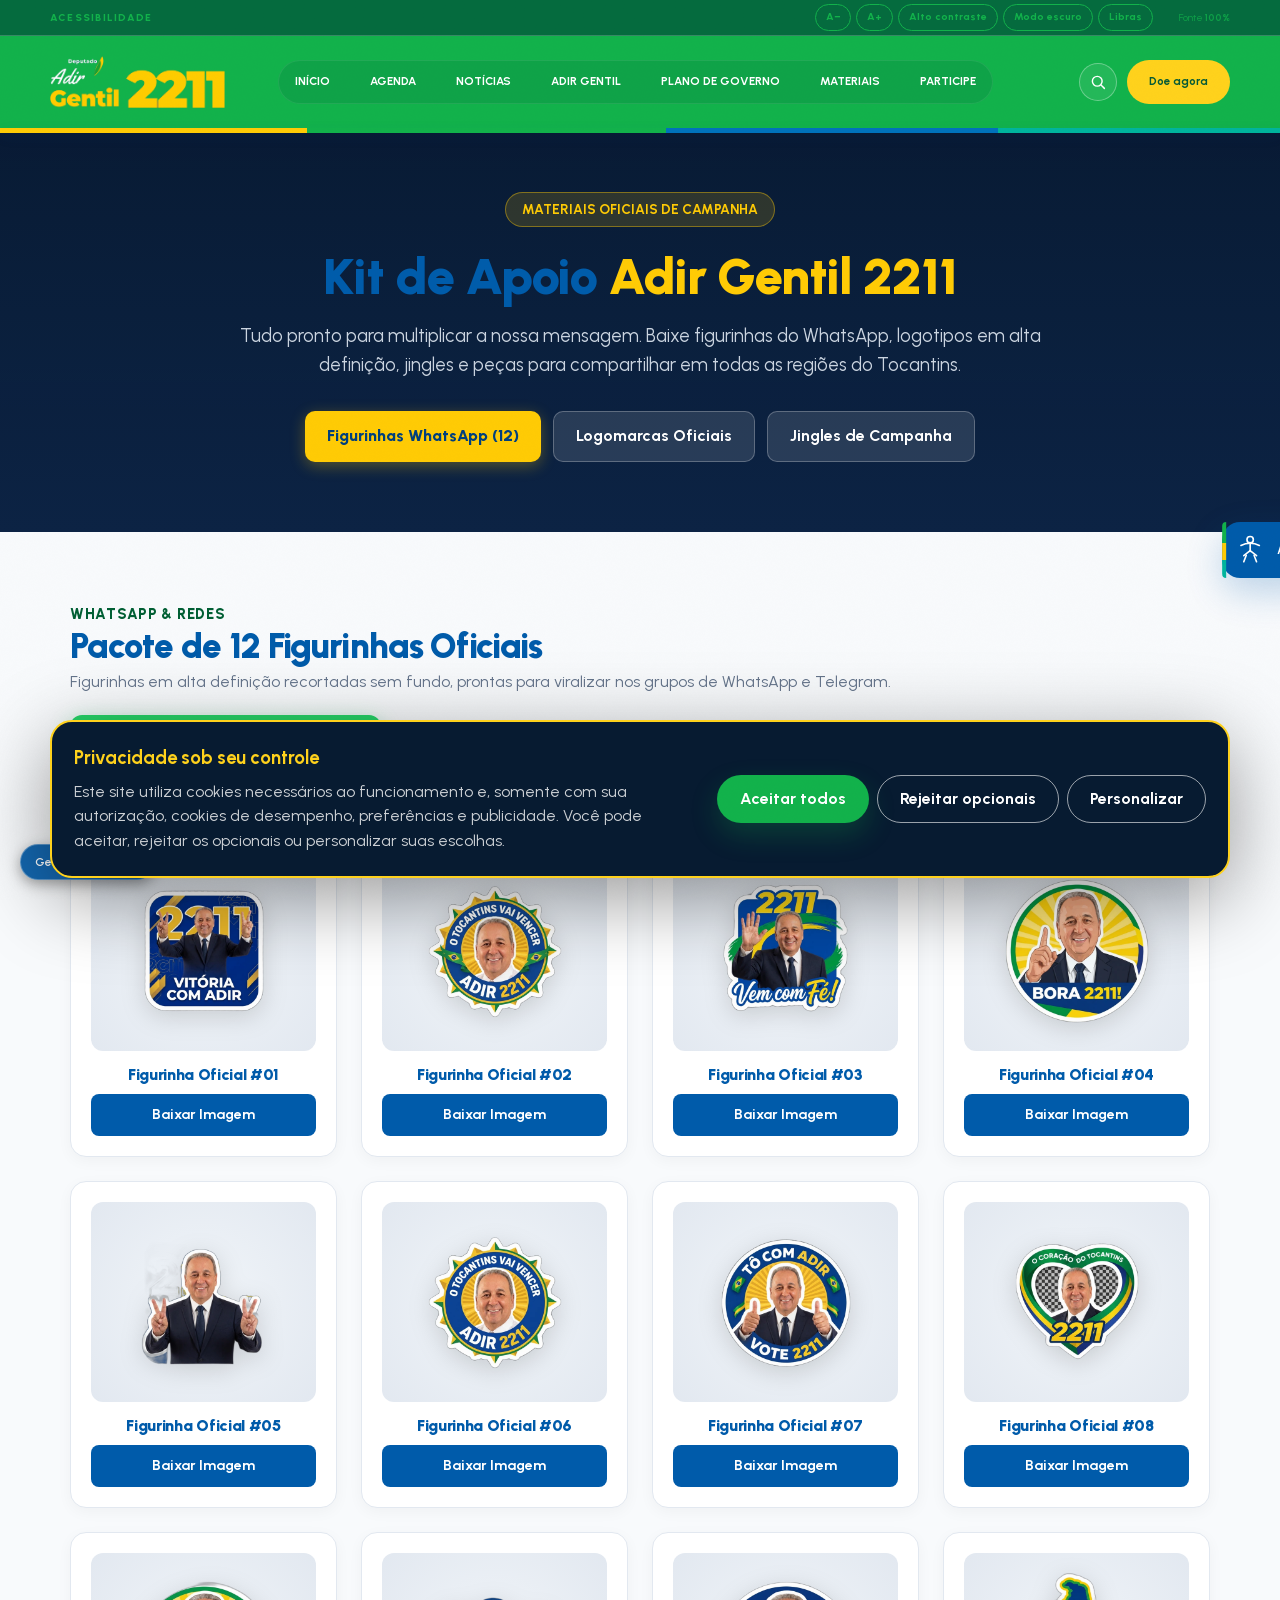
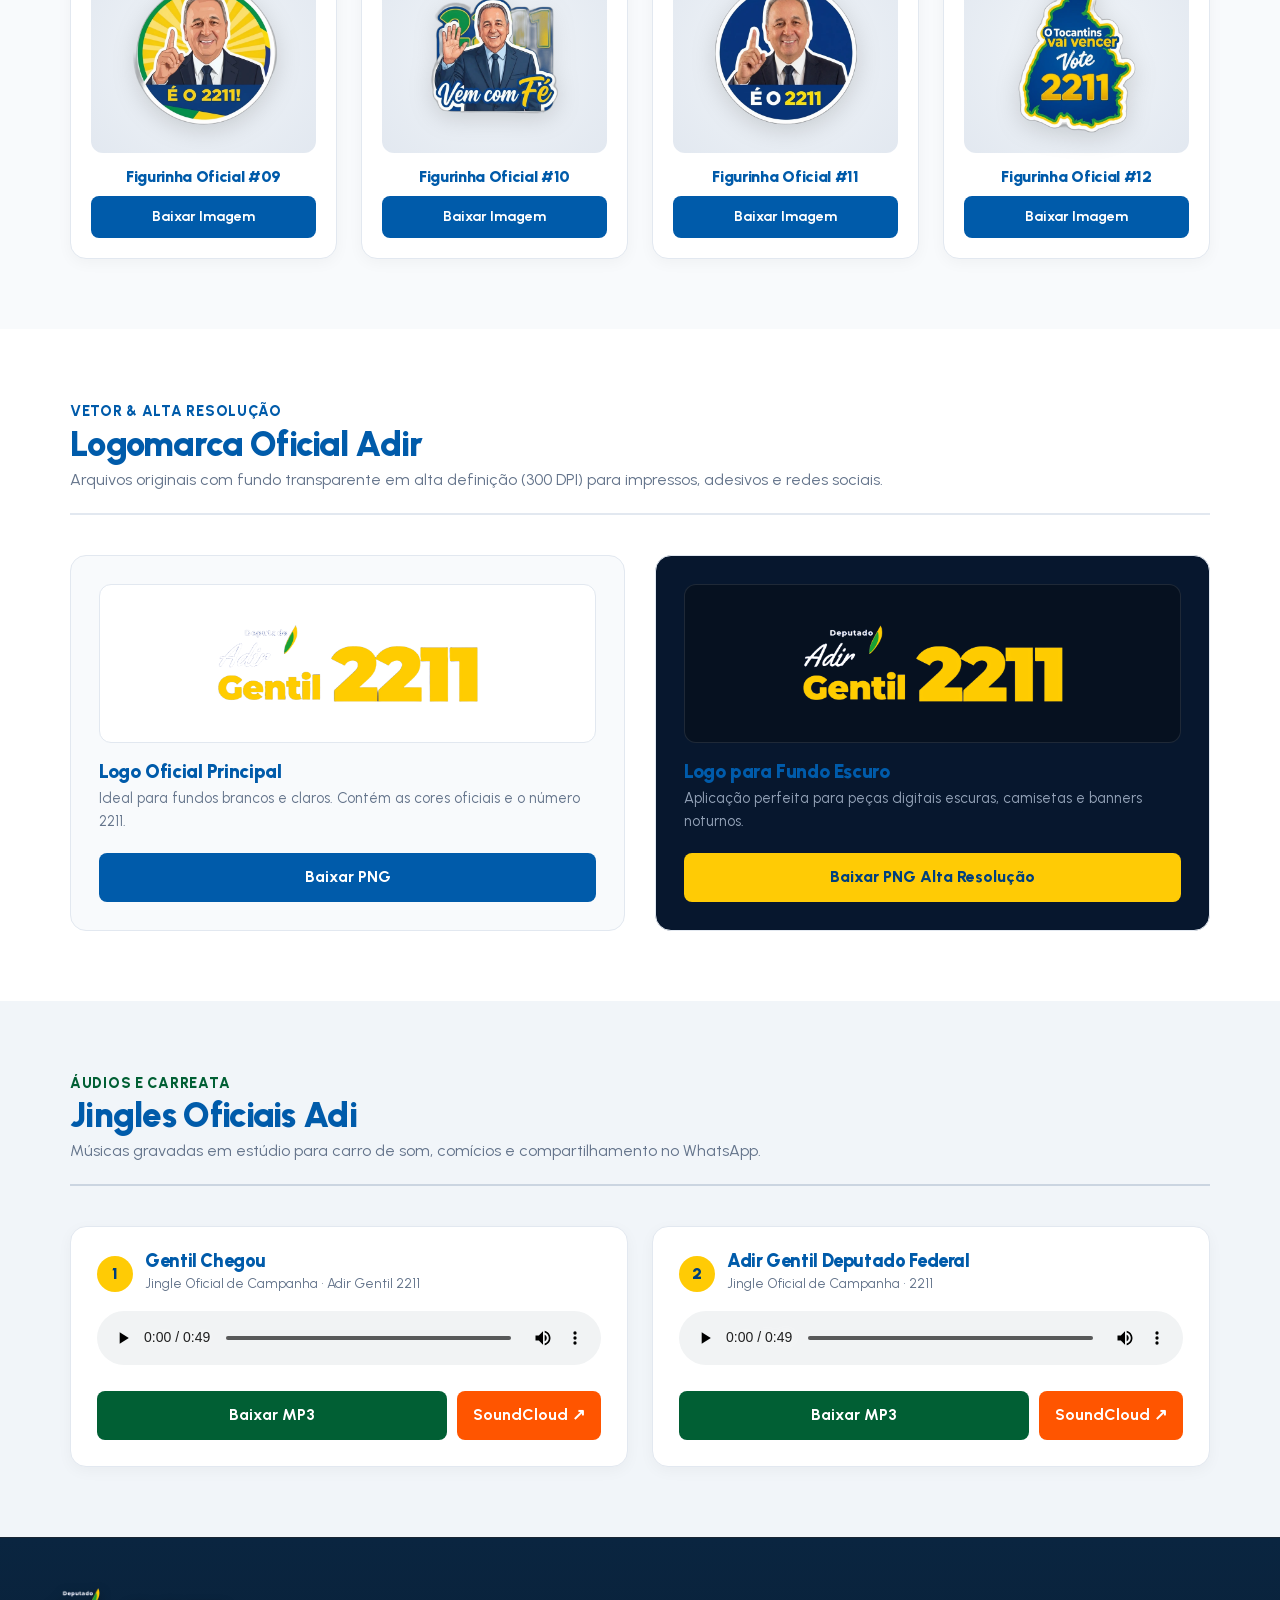
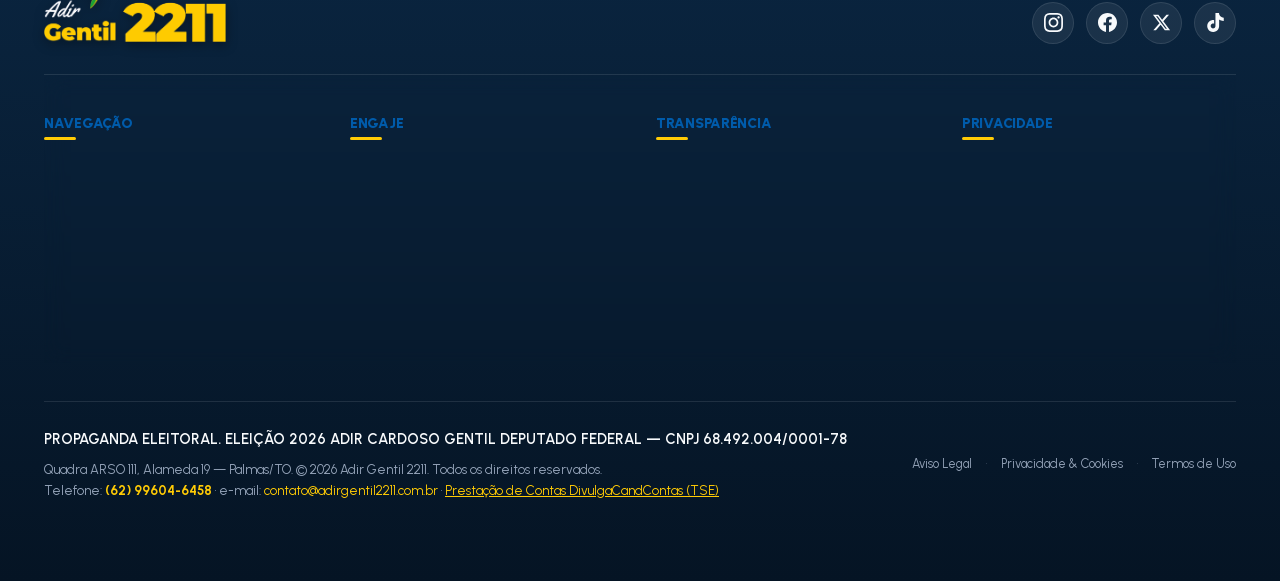
<file: materiais.html>
<!DOCTYPE html>
<html lang="pt-BR">
<head><meta charset="UTF-8" />
<meta name="viewport" content="width=device-width, initial-scale=1.0" />






<!-- Kwai Pixel -->
<script>
!function(e,t){"object"==typeof exports&&"object"==typeof module?module.exports=t():"function"==typeof define&&define.amd?define([],t):"object"==typeof exports?exports.install=t():e.install=t()}("undefined"!=typeof window?window:self,(function(){return function(e){var t={};function n(o){if(t[o])return t[o].exports;var r=t[o]={i:o,l:!1,exports:{}};return e[o].call(r.exports,r,r.exports,n),r.l=!0,r.exports}return n.m=e,n.c=t,n.d=function(e,t,o){n.o(e,t)||Object.defineProperty(e,t,{enumerable:!0,get:o})},n.r=function(e){"undefined"!=typeof Symbol&&Symbol.toStringTag&&Object.defineProperty(e,Symbol.toStringTag,{value:"Module"}),Object.defineProperty(e,"__esModule",{value:!0})},n.t=function(e,t){if(1&t&&(e=n(e)),8&t)return e;if(4&t&&"object"==typeof e&&e&&e.__esModule)return e;var o=Object.create(null);if(n.r(o),Object.defineProperty(o,"default",{enumerable:!0,value:e}),2&t&&"string"!=typeof e)for(var r in e)n.d(o,r,function(t){return e[t]}.bind(null,r));return o},n.n=function(e){var t=e&&e.__esModule?function(){return e.default}:function(){return e};return n.d(t,"a",t),t},n.o=function(e,t){return Object.prototype.hasOwnProperty.call(e,t)},n.p="",n(n.s=72)}({72:function(e,t,n){"use strict";var o=this&&this.__spreadArray||function(e,t,n){if(n||2===arguments.length)for(var o,r=0,i=t.length;r<i;r++)!o&&r in t||(o||(o=Array.prototype.slice.call(t,0,r)),o[r]=t[r]);return e.concat(o||Array.prototype.slice.call(t))};Object.defineProperty(t,"__esModule",{value:!0});var r=function(e,t,n){var o,i=e.createElement("script");i.type="text/javascript",i.async=!0,i.src=t,n&&(i.onerror=function(){r(e,n)});var a=e.getElementsByTagName("script")[0];null===(o=a.parentNode)||void 0===o||o.insertBefore(i,a)};!function(e,t,n){e.KwaiAnalyticsObject=n;var i=e[n]=e[n]||[];i.methods=["page","track","identify","instances","debug","on","off","once","ready","alias","group","enableCookie","disableCookie"];var a=function(e,t){e[t]=function(){for(var n=[],r=0;r<arguments.length;r++)n[r]=arguments[r];var i=o([t],n,!0);e.push(i)}};i.methods.forEach((function(e){a(i,e)})),i.instance=function(e){var t,n=(null===(t=i._i)||void 0===t?void 0:t[e])||[];return i.methods.forEach((function(e){a(n,e)})),n},i.load=function(e,o){var a="https://s21-def.ap4r.com/kos/s101/nlav112572/pixel/events.js";i._i=i._i||{},i._i[e]=[],i._i[e]._u=a,i._t=i._t||{},i._t[e]=+new Date,i._o=i._o||{},i._o[e]=o||{};var c="?sdkid=".concat(e,"&lib=").concat(n);r(t,a+c,"https://s21-def.ks-la.net/kos/s101/nlav112572/pixel/events.js"+c)}}(window,document,"kwaiq")}})}));
</script>
<script>
kwaiq.load("320506041021301");
kwaiq.page();
</script>


<meta name="description" content="Baixe o Kit de Campanha de Adir Gentil Deputado Federal 2211: marcas, fotos oficiais, peças gráficas e materiais autorizados para divulgação." />
<title>Kit de Campanha | Adir Gentil Deputado Federal 2211</title>

<meta name="robots" content="index, follow, max-image-preview:large" />

<link rel="canonical" href="https://adirgentil2211.com.br/materiais" />

<link rel="icon" href="/favicon.ico" sizes="any" />
<link rel="icon" type="image/png" sizes="32x32" href="/favicon-32.png" />
<link rel="icon" type="image/png" sizes="192x192" href="/favicon-192.png" />
<link rel="apple-touch-icon" href="/apple-touch-icon.png" />
<meta name="theme-color" content="#005BAA" />

<script id="siteCmsConfig" type="application/json">{"pageKey":"materiais","path":"/materiais","sections":[],"fields":{},"updatedAt":null}</script>


<meta property="og:type" content="website" />
<meta property="og:site_name" content="Adir Gentil 2211" />
<meta property="og:locale" content="pt_BR" />
<meta property="og:title" content="Kit de Campanha | Adir Gentil Deputado Federal 2211" />
<meta property="og:description" content="Baixe o Kit de Campanha de Adir Gentil Deputado Federal 2211: marcas, fotos oficiais, peças gráficas e materiais autorizados para divulgação." />
<meta property="og:url" content="https://adirgentil2211.com.br/materiais" />
<meta property="og:image" content="https://adirgentil2211.vercel.app/assets/og-image.jpg" />
<meta property="og:image:width" content="1200" />
<meta property="og:image:height" content="630" />
<meta property="og:image:alt" content="Adir Gentil, Deputado Federal 2211 - Tocantins" />

<meta name="twitter:card" content="summary_large_image" />
<meta name="twitter:title" content="Kit de Campanha | Adir Gentil Deputado Federal 2211" />
<meta name="twitter:description" content="Baixe o Kit de Campanha de Adir Gentil Deputado Federal 2211: marcas, fotos oficiais, peças gráficas e materiais autorizados para divulgação." />
<meta name="twitter:image" content="https://adirgentil2211.vercel.app/assets/og-image.jpg" />


<link rel="stylesheet" href="./css/gotham.css" />
<link rel="stylesheet" href="./css/styles.css" />
<link rel="stylesheet" href="./css/motion.css" />
<link rel="stylesheet" href="./css/preloader-wipe.css" />
<link rel="stylesheet" href="./css/revision.css" />
<link rel="stylesheet" href="./css/refresh-round5.css" />
<link rel="stylesheet" href="./css/round6.css" />
<link rel="stylesheet" href="./css/round7.css" />
<link rel="stylesheet" href="./css/round8.css" />
<link rel="stylesheet" href="./css/round9.css" />
<link rel="stylesheet" href="./css/round10.css" />
<link rel="stylesheet" href="./css/round11.css" />
<link rel="stylesheet" href="./css/round12.css" />
<link rel="stylesheet" href="./css/implementation.css" />
<link rel="stylesheet" href="./css/briefing-20260816.css" />
<link rel="stylesheet" href="./css/legal-revision-20260816.css" />

<link rel="stylesheet" href="./css/ajustes-20260817.css" />
<link rel="stylesheet" href="./css/hero-static-20260817.css?v=20260819_04" />
<link rel="stylesheet" href="./css/approved-effects-20260817.css?v=20260819_04" />


<link rel="stylesheet" href="./css/revision-r3-20260817.css?v=20260826_02" />
<link rel="stylesheet" href="./css/agenda-newsletter.css" />
<link rel="stylesheet" href="./css/news.css" />

    <link rel="stylesheet" href="./css/site-footer-2026.css?v=20260906_bluefull" />
</head>
<body class="internal-page internal-page--materiais">

<!-- Google Tag Manager (noscript) -->
<noscript><iframe src="https://www.googletagmanager.com/ns.html?id=GTM-TJXJ4KWX"
height="0" width="0" style="display:none;visibility:hidden"></iframe></noscript>
<!-- End Google Tag Manager -->


    <div
      class="site-intro"
      id="siteIntro"
      role="status"
      aria-live="polite"
      aria-label="Carregando site oficial Adir Gentil 2211"
    >
      <div class="site-intro__ambient" aria-hidden="true"></div>
      <div class="site-intro__inner">
        <img
          class="site-intro__lockup"
          src="./assets/logo-adir-gentil-2211.png"
          alt="Adir Gentil 2211 - Deputado Federal"
          style="max-width: 380px; width: 85vw; height: auto; display: block;"
        />
        <p class="site-intro__caption">DEPUTADO FEDERAL • TOCANTINS</p>
      </div>
    </div>
</div><div class="scroll-progress" id="scrollProgress" aria-hidden="true"></div>
  <header class="site-header site-header--v2">
  <div class="accessibility-toolbar" role="region" aria-label="Barra de acessibilidade">
  <div class="container accessibility-toolbar__inner">
    <span class="accessibility-toolbar__title">Acessibilidade</span>
    <div class="accessibility-toolbar__controls">
      <button type="button" data-a11y-action="font-decrease" aria-label="Diminuir tamanho da fonte">A−</button>
      <button type="button" data-a11y-action="font-increase" aria-label="Aumentar tamanho da fonte">A+</button>
      <button type="button" data-a11y-toggle="highContrast" aria-pressed="false">Alto contraste</button>
      <button type="button" data-a11y-toggle="darkMode" aria-pressed="false">Modo escuro</button>
      <button type="button" id="a11yLibrasTrigger" aria-label="Abrir tradução em Libras" aria-pressed="false" aria-busy="false">Libras</button>
      <span class="accessibility-toolbar__level" aria-live="polite">Fonte <strong id="a11yToolbarFontLevel">100%</strong></span>
    </div>
  </div>
</div>

  <div class="container nav">
    
<a
          href="./index.html"
          class="brand brand-lockup animated-brand animated-brand--header animated-brand--header-r3"
          aria-label="Adir Gentil 2211 - Início"
          data-animated-brand="header"
        >
          <img
            class="brand-header-logo"
            src="./assets/logo-adir-gentil-2211.png"
            alt="Deputado Adir Gentil 2211 - Início"
            style="height: 52px; width: auto; max-width: 250px; object-fit: contain; display: block;"
          />
        </a>


    <nav class="nav-links" aria-label="Navegação principal">
      <a href="index.html">INÍCIO</a>
      <a href="agenda.html">AGENDA</a>
      <a href="noticias.html">NOTÍCIAS</a>
      <a href="trajetoria.html">ADIR GENTIL</a>
      <a href="plano-de-governo.html">PLANO DE GOVERNO</a>
      <a href="materiais.html" aria-current=&#34;page&#34;>MATERIAIS</a>
      <a href="participe.html">PARTICIPE</a>
    </nav>

    <div class="nav-actions">
      <button class="search-toggle" type="button" aria-label="Pesquisar no site" title="Pesquisar no site">
        <svg viewBox="0 0 24 24" aria-hidden="true" focusable="false"><circle cx="11" cy="11" r="6.5"></circle><path d="M16 16l4.5 4.5"></path></svg>
      </button>
      <a class="btn header-donate" href="participe.html#doacao" data-track="click_doacao" data-origin="header">Doe agora</a>
      <button class="menu-toggle" type="button" aria-label="Abrir menu" aria-expanded="false" aria-controls="mobileMenu"><span></span></button>
    </div>
  </div>
</header>

<nav class="mobile-menu mobile-menu--v2" id="mobileMenu" aria-label="Navegação móvel">
  <a href="index.html"><span>01</span> Início</a>
  <a href="agenda.html"><span>02</span> Agenda</a>
  <a href="noticias.html"><span>03</span> Notícias</a>
  <a href="trajetoria.html"><span>04</span> Adir Gentil</a>
  <a href="plano-de-governo.html"><span>05</span> Plano de Governo</a>
  <a href="materiais.html"><span>06</span> Materiais</a>
  <a href="participe.html"><span>07</span> Participe</a>
  <a class="mobile-menu__cta" href="https://api.whatsapp.com/send?phone=5562996046458&text=Ol%C3%A1%20Thiago!%20Vim%20pelo%20modelo%20de%20apresenta%C3%A7%C3%A3o%20de%20site%20pol%C3%ADtico%20e%20gostaria%20de%20conversar%20sobre%20a%20plataforma%20para%20minha%20campanha." target="_blank" rel="noopener noreferrer" data-track="click_tocomadir-zap" data-origin="menu">
    <svg class="mobile-menu__cta-icon" viewBox="0 0 24 24" width="22" height="22" fill="currentColor" aria-hidden="true"><path d="M12.04 2c-5.46 0-9.91 4.45-9.91 9.91 0 1.75.46 3.45 1.32 4.95L2.05 22l5.25-1.38c1.45.79 3.08 1.21 4.74 1.21 5.46 0 9.91-4.45 9.91-9.91 0-2.65-1.03-5.14-2.9-7.01A9.816 9.816 0 0 0 12.04 2zm.01 1.67c2.2 0 4.26.86 5.82 2.42a8.225 8.225 0 0 1 2.41 5.83c0 4.54-3.7 8.24-8.24 8.24-1.48 0-2.93-.4-4.2-1.15l-.3-.18-3.12.82.83-3.04-.2-.31a8.196 8.196 0 0 1-1.26-4.38c0-4.54 3.7-8.24 8.24-8.24zm4.52 11.53c-.25-.13-1.47-.72-1.7-.81-.23-.08-.39-.13-.56.13-.17.25-.64.81-.79.97-.14.17-.29.19-.54.06-.25-.13-1.06-.39-2.03-1.25-.75-.67-1.26-1.5-1.41-1.75-.15-.25-.02-.39.11-.51.11-.11.25-.29.37-.44.13-.15.17-.25.25-.42.08-.17.04-.32-.02-.44-.06-.13-.56-1.35-.77-1.85-.2-.49-.41-.42-.56-.43l-.48-.01c-.17 0-.44.06-.67.31-.23.25-.88.86-.88 2.1 0 1.24.9 2.44 1.03 2.61.13.17 1.77 2.7 4.29 3.78.6.26 1.07.41 1.44.53.6.19 1.15.16 1.58.1.48-.07 1.47-.6 1.68-1.18.21-.58.21-1.07.15-1.18-.06-.12-.22-.19-.47-.31z"/></svg>
    <span>Entre no #tocomadir zap</span>
  </a>
  <div class="mobile-menu__secondary">
    <a href="participe.html#institucional">FAQ</a>
    <a href="participe.html#institucional">Transparência</a>
    <a href="participe.html#institucional">Contato</a>
  </div>
</nav>
<div class="site-search" id="siteSearch" aria-hidden="true">
  <div class="site-search__backdrop" data-search-close></div>
  <div class="site-search__panel" role="dialog" aria-modal="true" aria-labelledby="siteSearchTitle">
    <div class="site-search__header">
      <div><span class="site-search__eyebrow">BUSCA NO SITE</span><h2 id="siteSearchTitle">O que você procura?</h2></div>
      <button class="site-search__close" type="button" data-search-close aria-label="Fechar busca">×</button>
    </div>
    <form class="site-search__form" id="siteSearchForm" role="search">
      <label class="sr-only" for="siteSearchInput">Pesquisar no site</label>
      <input id="siteSearchInput" type="search" autocomplete="off" placeholder="Digite uma palavra, tema ou seção" />
      <button class="site-search__submit" type="submit">Pesquisar <span aria-hidden="true">→</span></button>
    </form>
    <div class="site-search__results" id="siteSearchResults" aria-live="polite">
      <p class="site-search__hint">Busque por plano de governo, Brasil Real, notícias, materiais ou participação.</p>
    </div>
  </div>
</div>

<aside class="motion-panel" id="institutionalPanel" aria-hidden="true" aria-labelledby="institutionalPanelTitle">
  <button class="motion-panel__backdrop" type="button" data-motion-panel-close aria-label="Fechar painel"></button>
  <div class="motion-panel__dialog" role="dialog" aria-modal="true" tabindex="-1">
    <div class="motion-panel__header">
      <div>
        <span class="eyebrow">Institucional</span>
        <h2 id="institutionalPanelTitle">Apoie / Institucional</h2>
      </div>
      <button class="motion-panel__close" type="button" data-motion-panel-close aria-label="Fechar painel">×</button>
    </div>
    <nav class="motion-panel__links" aria-label="Links institucionais">
      <a href="#institucional">F.A.Q.</a>
      <a href="participe.html#institucional">Transparência</a>
      <a href="participe.html#institucional">Contato</a>
    </nav>
  </div>
</aside>

    <main class="materiais-main-content">
    
    <!-- 1. HERO MATERIAIS -->
    <section class="materials-hero-section" style="padding: calc(var(--site-header-total, 120px) + 64px) 0 70px 0; min-height: 440px; background: linear-gradient(180deg, #07172e 0%, #0c2344 100%); color: #ffffff; text-align: center;">
      <div class="container" style="max-width: 900px; margin: 0 auto; padding: 0 20px;">
        <div style="display: inline-flex; align-items: center; gap: 8px; padding: 6px 16px; background: rgba(255,203,5,0.15); border: 1px solid rgba(255,203,5,0.4); border-radius: 999px; color: #ffcb05; font-size: 0.85rem; font-weight: 700; text-transform: uppercase; margin-bottom: 20px;">
          <span>Materiais Oficiais de Campanha</span>
        </div>
        <h1 data-disable-typewriter style="font-size: clamp(2.2rem, 4vw, 3.2rem); font-weight: 900; line-height: 1.15; margin-bottom: 16px;">
          Kit de Apoio <span style="color: #ffcb05;">Adir Gentil 2211</span>
        </h1>
        <p style="font-size: 1.15rem; color: #cbd5e1; line-height: 1.6; margin-bottom: 30px;">
          Tudo pronto para multiplicar a nossa mensagem. Baixe figurinhas do WhatsApp, logotipos em alta definição, jingles e peças para compartilhar em todas as regiões do Tocantins.
        </p>

        <!-- Atalhos Rápidos -->
        <div style="display: flex; flex-wrap: wrap; justify-content: center; gap: 12px;">
          <a href="#figurinhas" style="display: inline-flex; align-items: center; gap: 8px; padding: 12px 22px; background: #ffcb05; color: #003f7d; font-weight: 800; border-radius: 10px; text-decoration: none; box-shadow: 0 4px 15px rgba(255,203,5,0.3);">
            <span>Figurinhas WhatsApp (12)</span>
          </a>
          <a href="#identidade" style="display: inline-flex; align-items: center; gap: 8px; padding: 12px 22px; background: rgba(255,255,255,0.12); color: #ffffff; font-weight: 700; border: 1px solid rgba(255,255,255,0.25); border-radius: 10px; text-decoration: none;">
            <span>Logomarcas Oficiais</span>
          </a>
          <a href="#jingles" style="display: inline-flex; align-items: center; gap: 8px; padding: 12px 22px; background: rgba(255,255,255,0.12); color: #ffffff; font-weight: 700; border: 1px solid rgba(255,255,255,0.25); border-radius: 10px; text-decoration: none;">
            <span>Jingles de Campanha</span>
          </a>
        </div>
      </div>
    </section>

    <!-- 2. SEÇÃO DE FIGURINHAS DE WHATSAPP -->
    <section class="materials-section" id="figurinhas" style="padding: 70px 0; background: #f8fafc;">
      <div class="container" style="max-width: 1200px; margin: 0 auto; padding: 0 20px;">
        
        <div style="display: flex; flex-wrap: wrap; justify-content: space-between; align-items: flex-end; gap: 20px; margin-bottom: 40px; border-bottom: 2px solid #e2e8f0; padding-bottom: 20px;">
          <div>
            <span style="color: #015F34; font-weight: 800; font-size: 0.9rem; text-transform: uppercase; letter-spacing: 0.05em;">WhatsApp & Redes</span>
            <h2 style="font-size: 2.2rem; font-weight: 900; color: #003f7d; margin: 4px 0 0 0;">Pacote de 12 Figurinhas Oficiais</h2>
            <p style="color: #64748b; font-size: 1rem; margin-top: 6px;">Figurinhas em alta definição recortadas sem fundo, prontas para viralizar nos grupos de WhatsApp e Telegram.</p>
          </div>
          <a href="./assets/figurinhas/pacote-figurinhas-adir-gentil-2211.zip" download="pacote-figurinhas-adir-gentil-2211.zip" style="display: inline-flex; align-items: center; gap: 10px; padding: 14px 26px; background: #25d366; color: #042f1a; font-weight: 800; border-radius: 12px; text-decoration: none; box-shadow: 0 6px 20px rgba(37,211,102,0.35);">
            <svg width="20" height="20" viewBox="0 0 24 24" fill="none" stroke="currentColor" stroke-width="2.5" stroke-linecap="round" stroke-linejoin="round"><path d="M21 15v4a2 2 0 0 1-2 2H5a2 2 0 0 1-2-2v-4"></path><polyline points="7 10 12 15 17 10"></polyline><line x1="12" y1="15" x2="12" y2="3"></line></svg>
            <span>Baixar Pacote Completo (.ZIP)</span>
          </a>
        </div>

        <!-- GRID DAS 12 FIGURINHAS -->
        <div style="display: grid; grid-template-columns: repeat(auto-fill, minmax(240px, 1fr)); gap: 24px;">
          <div style="background: #ffffff; border-radius: 16px; padding: 20px; border: 1px solid #e2e8f0; box-shadow: 0 4px 15px rgba(0,0,0,0.04); text-align: center; display: flex; flex-direction: column; justify-content: space-between; transition: transform 0.3s ease;">
            <div style="background: radial-gradient(circle, #f1f5f9 0%, #e2e8f0 100%); border-radius: 12px; padding: 18px; margin-bottom: 16px; display: flex; align-items: center; justify-content: center; min-height: 200px;">
              <img src="./assets/figurinhas/figurinha-01.webp" alt="Figurinha Adir Gentil 2211 #01" style="max-width: 160px; max-height: 160px; object-fit: contain; filter: drop-shadow(0 6px 12px rgba(0,0,0,0.15));" loading="lazy" />
            </div>
            <div>
              <h4 style="font-size: 1rem; font-weight: 700; color: #1e293b; margin: 0 0 12px 0;">Figurinha Oficial #01</h4>
              <a href="./assets/figurinhas/figurinha-01.webp" download="figurinha-adir-gentil-01.webp" style="display: block; width: 100%; padding: 10px 0; background: #005baa; color: #ffffff; font-weight: 700; font-size: 0.88rem; border-radius: 8px; text-decoration: none;">
                Baixar Imagem
              </a>
            </div>
          </div>
          <div style="background: #ffffff; border-radius: 16px; padding: 20px; border: 1px solid #e2e8f0; box-shadow: 0 4px 15px rgba(0,0,0,0.04); text-align: center; display: flex; flex-direction: column; justify-content: space-between; transition: transform 0.3s ease;">
            <div style="background: radial-gradient(circle, #f1f5f9 0%, #e2e8f0 100%); border-radius: 12px; padding: 18px; margin-bottom: 16px; display: flex; align-items: center; justify-content: center; min-height: 200px;">
              <img src="./assets/figurinhas/figurinha-02.webp" alt="Figurinha Adir Gentil 2211 #02" style="max-width: 160px; max-height: 160px; object-fit: contain; filter: drop-shadow(0 6px 12px rgba(0,0,0,0.15));" loading="lazy" />
            </div>
            <div>
              <h4 style="font-size: 1rem; font-weight: 700; color: #1e293b; margin: 0 0 12px 0;">Figurinha Oficial #02</h4>
              <a href="./assets/figurinhas/figurinha-02.webp" download="figurinha-adir-gentil-02.webp" style="display: block; width: 100%; padding: 10px 0; background: #005baa; color: #ffffff; font-weight: 700; font-size: 0.88rem; border-radius: 8px; text-decoration: none;">
                Baixar Imagem
              </a>
            </div>
          </div>
          <div style="background: #ffffff; border-radius: 16px; padding: 20px; border: 1px solid #e2e8f0; box-shadow: 0 4px 15px rgba(0,0,0,0.04); text-align: center; display: flex; flex-direction: column; justify-content: space-between; transition: transform 0.3s ease;">
            <div style="background: radial-gradient(circle, #f1f5f9 0%, #e2e8f0 100%); border-radius: 12px; padding: 18px; margin-bottom: 16px; display: flex; align-items: center; justify-content: center; min-height: 200px;">
              <img src="./assets/figurinhas/figurinha-03.webp" alt="Figurinha Adir Gentil 2211 #03" style="max-width: 160px; max-height: 160px; object-fit: contain; filter: drop-shadow(0 6px 12px rgba(0,0,0,0.15));" loading="lazy" />
            </div>
            <div>
              <h4 style="font-size: 1rem; font-weight: 700; color: #1e293b; margin: 0 0 12px 0;">Figurinha Oficial #03</h4>
              <a href="./assets/figurinhas/figurinha-03.webp" download="figurinha-adir-gentil-03.webp" style="display: block; width: 100%; padding: 10px 0; background: #005baa; color: #ffffff; font-weight: 700; font-size: 0.88rem; border-radius: 8px; text-decoration: none;">
                Baixar Imagem
              </a>
            </div>
          </div>
          <div style="background: #ffffff; border-radius: 16px; padding: 20px; border: 1px solid #e2e8f0; box-shadow: 0 4px 15px rgba(0,0,0,0.04); text-align: center; display: flex; flex-direction: column; justify-content: space-between; transition: transform 0.3s ease;">
            <div style="background: radial-gradient(circle, #f1f5f9 0%, #e2e8f0 100%); border-radius: 12px; padding: 18px; margin-bottom: 16px; display: flex; align-items: center; justify-content: center; min-height: 200px;">
              <img src="./assets/figurinhas/figurinha-04.webp" alt="Figurinha Adir Gentil 2211 #04" style="max-width: 160px; max-height: 160px; object-fit: contain; filter: drop-shadow(0 6px 12px rgba(0,0,0,0.15));" loading="lazy" />
            </div>
            <div>
              <h4 style="font-size: 1rem; font-weight: 700; color: #1e293b; margin: 0 0 12px 0;">Figurinha Oficial #04</h4>
              <a href="./assets/figurinhas/figurinha-04.webp" download="figurinha-adir-gentil-04.webp" style="display: block; width: 100%; padding: 10px 0; background: #005baa; color: #ffffff; font-weight: 700; font-size: 0.88rem; border-radius: 8px; text-decoration: none;">
                Baixar Imagem
              </a>
            </div>
          </div>
          <div style="background: #ffffff; border-radius: 16px; padding: 20px; border: 1px solid #e2e8f0; box-shadow: 0 4px 15px rgba(0,0,0,0.04); text-align: center; display: flex; flex-direction: column; justify-content: space-between; transition: transform 0.3s ease;">
            <div style="background: radial-gradient(circle, #f1f5f9 0%, #e2e8f0 100%); border-radius: 12px; padding: 18px; margin-bottom: 16px; display: flex; align-items: center; justify-content: center; min-height: 200px;">
              <img src="./assets/figurinhas/figurinha-05.webp" alt="Figurinha Adir Gentil 2211 #05" style="max-width: 160px; max-height: 160px; object-fit: contain; filter: drop-shadow(0 6px 12px rgba(0,0,0,0.15));" loading="lazy" />
            </div>
            <div>
              <h4 style="font-size: 1rem; font-weight: 700; color: #1e293b; margin: 0 0 12px 0;">Figurinha Oficial #05</h4>
              <a href="./assets/figurinhas/figurinha-05.webp" download="figurinha-adir-gentil-05.webp" style="display: block; width: 100%; padding: 10px 0; background: #005baa; color: #ffffff; font-weight: 700; font-size: 0.88rem; border-radius: 8px; text-decoration: none;">
                Baixar Imagem
              </a>
            </div>
          </div>
          <div style="background: #ffffff; border-radius: 16px; padding: 20px; border: 1px solid #e2e8f0; box-shadow: 0 4px 15px rgba(0,0,0,0.04); text-align: center; display: flex; flex-direction: column; justify-content: space-between; transition: transform 0.3s ease;">
            <div style="background: radial-gradient(circle, #f1f5f9 0%, #e2e8f0 100%); border-radius: 12px; padding: 18px; margin-bottom: 16px; display: flex; align-items: center; justify-content: center; min-height: 200px;">
              <img src="./assets/figurinhas/figurinha-06.webp" alt="Figurinha Adir Gentil 2211 #06" style="max-width: 160px; max-height: 160px; object-fit: contain; filter: drop-shadow(0 6px 12px rgba(0,0,0,0.15));" loading="lazy" />
            </div>
            <div>
              <h4 style="font-size: 1rem; font-weight: 700; color: #1e293b; margin: 0 0 12px 0;">Figurinha Oficial #06</h4>
              <a href="./assets/figurinhas/figurinha-06.webp" download="figurinha-adir-gentil-06.webp" style="display: block; width: 100%; padding: 10px 0; background: #005baa; color: #ffffff; font-weight: 700; font-size: 0.88rem; border-radius: 8px; text-decoration: none;">
                Baixar Imagem
              </a>
            </div>
          </div>
          <div style="background: #ffffff; border-radius: 16px; padding: 20px; border: 1px solid #e2e8f0; box-shadow: 0 4px 15px rgba(0,0,0,0.04); text-align: center; display: flex; flex-direction: column; justify-content: space-between; transition: transform 0.3s ease;">
            <div style="background: radial-gradient(circle, #f1f5f9 0%, #e2e8f0 100%); border-radius: 12px; padding: 18px; margin-bottom: 16px; display: flex; align-items: center; justify-content: center; min-height: 200px;">
              <img src="./assets/figurinhas/figurinha-07.webp" alt="Figurinha Adir Gentil 2211 #07" style="max-width: 160px; max-height: 160px; object-fit: contain; filter: drop-shadow(0 6px 12px rgba(0,0,0,0.15));" loading="lazy" />
            </div>
            <div>
              <h4 style="font-size: 1rem; font-weight: 700; color: #1e293b; margin: 0 0 12px 0;">Figurinha Oficial #07</h4>
              <a href="./assets/figurinhas/figurinha-07.webp" download="figurinha-adir-gentil-07.webp" style="display: block; width: 100%; padding: 10px 0; background: #005baa; color: #ffffff; font-weight: 700; font-size: 0.88rem; border-radius: 8px; text-decoration: none;">
                Baixar Imagem
              </a>
            </div>
          </div>
          <div style="background: #ffffff; border-radius: 16px; padding: 20px; border: 1px solid #e2e8f0; box-shadow: 0 4px 15px rgba(0,0,0,0.04); text-align: center; display: flex; flex-direction: column; justify-content: space-between; transition: transform 0.3s ease;">
            <div style="background: radial-gradient(circle, #f1f5f9 0%, #e2e8f0 100%); border-radius: 12px; padding: 18px; margin-bottom: 16px; display: flex; align-items: center; justify-content: center; min-height: 200px;">
              <img src="./assets/figurinhas/figurinha-08.webp" alt="Figurinha Adir Gentil 2211 #08" style="max-width: 160px; max-height: 160px; object-fit: contain; filter: drop-shadow(0 6px 12px rgba(0,0,0,0.15));" loading="lazy" />
            </div>
            <div>
              <h4 style="font-size: 1rem; font-weight: 700; color: #1e293b; margin: 0 0 12px 0;">Figurinha Oficial #08</h4>
              <a href="./assets/figurinhas/figurinha-08.webp" download="figurinha-adir-gentil-08.webp" style="display: block; width: 100%; padding: 10px 0; background: #005baa; color: #ffffff; font-weight: 700; font-size: 0.88rem; border-radius: 8px; text-decoration: none;">
                Baixar Imagem
              </a>
            </div>
          </div>
          <div style="background: #ffffff; border-radius: 16px; padding: 20px; border: 1px solid #e2e8f0; box-shadow: 0 4px 15px rgba(0,0,0,0.04); text-align: center; display: flex; flex-direction: column; justify-content: space-between; transition: transform 0.3s ease;">
            <div style="background: radial-gradient(circle, #f1f5f9 0%, #e2e8f0 100%); border-radius: 12px; padding: 18px; margin-bottom: 16px; display: flex; align-items: center; justify-content: center; min-height: 200px;">
              <img src="./assets/figurinhas/figurinha-09.webp" alt="Figurinha Adir Gentil 2211 #09" style="max-width: 160px; max-height: 160px; object-fit: contain; filter: drop-shadow(0 6px 12px rgba(0,0,0,0.15));" loading="lazy" />
            </div>
            <div>
              <h4 style="font-size: 1rem; font-weight: 700; color: #1e293b; margin: 0 0 12px 0;">Figurinha Oficial #09</h4>
              <a href="./assets/figurinhas/figurinha-09.webp" download="figurinha-adir-gentil-09.webp" style="display: block; width: 100%; padding: 10px 0; background: #005baa; color: #ffffff; font-weight: 700; font-size: 0.88rem; border-radius: 8px; text-decoration: none;">
                Baixar Imagem
              </a>
            </div>
          </div>
          <div style="background: #ffffff; border-radius: 16px; padding: 20px; border: 1px solid #e2e8f0; box-shadow: 0 4px 15px rgba(0,0,0,0.04); text-align: center; display: flex; flex-direction: column; justify-content: space-between; transition: transform 0.3s ease;">
            <div style="background: radial-gradient(circle, #f1f5f9 0%, #e2e8f0 100%); border-radius: 12px; padding: 18px; margin-bottom: 16px; display: flex; align-items: center; justify-content: center; min-height: 200px;">
              <img src="./assets/figurinhas/figurinha-10.webp" alt="Figurinha Adir Gentil 2211 #10" style="max-width: 160px; max-height: 160px; object-fit: contain; filter: drop-shadow(0 6px 12px rgba(0,0,0,0.15));" loading="lazy" />
            </div>
            <div>
              <h4 style="font-size: 1rem; font-weight: 700; color: #1e293b; margin: 0 0 12px 0;">Figurinha Oficial #10</h4>
              <a href="./assets/figurinhas/figurinha-10.webp" download="figurinha-adir-gentil-10.webp" style="display: block; width: 100%; padding: 10px 0; background: #005baa; color: #ffffff; font-weight: 700; font-size: 0.88rem; border-radius: 8px; text-decoration: none;">
                Baixar Imagem
              </a>
            </div>
          </div>
          <div style="background: #ffffff; border-radius: 16px; padding: 20px; border: 1px solid #e2e8f0; box-shadow: 0 4px 15px rgba(0,0,0,0.04); text-align: center; display: flex; flex-direction: column; justify-content: space-between; transition: transform 0.3s ease;">
            <div style="background: radial-gradient(circle, #f1f5f9 0%, #e2e8f0 100%); border-radius: 12px; padding: 18px; margin-bottom: 16px; display: flex; align-items: center; justify-content: center; min-height: 200px;">
              <img src="./assets/figurinhas/figurinha-11.webp" alt="Figurinha Adir Gentil 2211 #11" style="max-width: 160px; max-height: 160px; object-fit: contain; filter: drop-shadow(0 6px 12px rgba(0,0,0,0.15));" loading="lazy" />
            </div>
            <div>
              <h4 style="font-size: 1rem; font-weight: 700; color: #1e293b; margin: 0 0 12px 0;">Figurinha Oficial #11</h4>
              <a href="./assets/figurinhas/figurinha-11.webp" download="figurinha-adir-gentil-11.webp" style="display: block; width: 100%; padding: 10px 0; background: #005baa; color: #ffffff; font-weight: 700; font-size: 0.88rem; border-radius: 8px; text-decoration: none;">
                Baixar Imagem
              </a>
            </div>
          </div>
          <div style="background: #ffffff; border-radius: 16px; padding: 20px; border: 1px solid #e2e8f0; box-shadow: 0 4px 15px rgba(0,0,0,0.04); text-align: center; display: flex; flex-direction: column; justify-content: space-between; transition: transform 0.3s ease;">
            <div style="background: radial-gradient(circle, #f1f5f9 0%, #e2e8f0 100%); border-radius: 12px; padding: 18px; margin-bottom: 16px; display: flex; align-items: center; justify-content: center; min-height: 200px;">
              <img src="./assets/figurinhas/figurinha-12.webp" alt="Figurinha Adir Gentil 2211 #12" style="max-width: 160px; max-height: 160px; object-fit: contain; filter: drop-shadow(0 6px 12px rgba(0,0,0,0.15));" loading="lazy" />
            </div>
            <div>
              <h4 style="font-size: 1rem; font-weight: 700; color: #1e293b; margin: 0 0 12px 0;">Figurinha Oficial #12</h4>
              <a href="./assets/figurinhas/figurinha-12.webp" download="figurinha-adir-gentil-12.webp" style="display: block; width: 100%; padding: 10px 0; background: #005baa; color: #ffffff; font-weight: 700; font-size: 0.88rem; border-radius: 8px; text-decoration: none;">
                Baixar Imagem
              </a>
            </div>
          </div>
        </div>
      </div>
    </section>

    <!-- 3. SEÇÃO IDENTIDADE VISUAL E LOGOMARCAS -->
    <section class="materials-section" id="identidade" style="padding: 70px 0; background: #ffffff;">
      <div class="container" style="max-width: 1200px; margin: 0 auto; padding: 0 20px;">
        <div style="margin-bottom: 40px; border-bottom: 2px solid #e2e8f0; padding-bottom: 20px;">
          <span style="color: #005baa; font-weight: 800; font-size: 0.9rem; text-transform: uppercase; letter-spacing: 0.05em;">Vetor & Alta Resolução</span>
          <h2 style="font-size: 2.2rem; font-weight: 900; color: #003f7d; margin: 4px 0 0 0;">Logomarca Oficial Adir Gentil 2211</h2>
          <p style="color: #64748b; font-size: 1rem; margin-top: 6px;">Arquivos originais com fundo transparente em alta definição (300 DPI) para impressos, adesivos e redes sociais.</p>
        </div>

        <div style="display: grid; grid-template-columns: repeat(auto-fit, minmax(340px, 1fr)); gap: 30px;">
          
          <!-- Card Logo Fundo Claro -->
          <div style="border-radius: 16px; border: 1px solid #e2e8f0; padding: 28px; background: #f8fafc; display: flex; flex-direction: column; justify-content: space-between;">
            <div style="background: #ffffff; border-radius: 12px; padding: 40px 20px; display: flex; align-items: center; justify-content: center; border: 1px solid #e2e8f0; margin-bottom: 20px;">
              <img src="./assets/logo-adir-gentil-2211.png" alt="Logo Oficial Adir Gentil 2211" style="max-width: 260px; height: auto;" />
            </div>
            <div>
              <h3 style="font-size: 1.2rem; font-weight: 800; color: #0f172a; margin: 0 0 6px 0;">Logo Oficial Principal</h3>
              <p style="font-size: 0.92rem; color: #64748b; margin-bottom: 20px;">Ideal para fundos brancos e claros. Contém as cores oficiais e o número 2211.</p>
              <div style="display: flex; gap: 12px;">
                <a href="./assets/logo-adir-gentil-2211.png" download="logo-adir-gentil-2211.png" style="flex: 1; text-align: center; padding: 12px 0; background: #005baa; color: #ffffff; font-weight: 700; border-radius: 8px; text-decoration: none;">
                  Baixar PNG
                </a>
              </div>
            </div>
          </div>

          <!-- Card Logo Negativa Fundo Escuro -->
          <div style="border-radius: 16px; border: 1px solid #e2e8f0; padding: 28px; background: #07172e; color: #ffffff; display: flex; flex-direction: column; justify-content: space-between;">
            <div style="background: #061120; border-radius: 12px; padding: 40px 20px; display: flex; align-items: center; justify-content: center; border: 1px solid rgba(255,255,255,0.1); margin-bottom: 20px;">
              <img src="./assets/logo-adir-gentil-2211.png" alt="Logo Oficial Adir Gentil 2211 Fundo Escuro" style="max-width: 260px; height: auto;" />
            </div>
            <div>
              <h3 style="font-size: 1.2rem; font-weight: 800; color: #ffffff; margin: 0 0 6px 0;">Logo para Fundo Escuro</h3>
              <p style="font-size: 0.92rem; color: #94a3b8; margin-bottom: 20px;">Aplicação perfeita para peças digitais escuras, camisetas e banners noturnos.</p>
              <div style="display: flex; gap: 12px;">
                <a href="./assets/logo-adir-gentil-2211.png" download="logo-adir-gentil-2211-fundo-escuro.png" style="flex: 1; text-align: center; padding: 12px 0; background: #ffcb05; color: #003f7d; font-weight: 800; border-radius: 8px; text-decoration: none;">
                  Baixar PNG Alta Resolução
                </a>
              </div>
            </div>
          </div>

        </div>
      </div>
    </section>

    <!-- 4. SEÇÃO JINGLES OFICIAIS -->
    <section class="materials-section" id="jingles" style="padding: 70px 0; background: #f1f5f9;">
      <div class="container" style="max-width: 1200px; margin: 0 auto; padding: 0 20px;">
        <div style="margin-bottom: 40px; border-bottom: 2px solid #cbd5e1; padding-bottom: 20px;">
          <span style="color: #015F34; font-weight: 800; font-size: 0.9rem; text-transform: uppercase; letter-spacing: 0.05em;">Áudios e Carreata</span>
          <h2 style="font-size: 2.2rem; font-weight: 900; color: #003f7d; margin: 4px 0 0 0;">Jingles Oficiais Adir Gentil 2211</h2>
          <p style="color: #64748b; font-size: 1rem; margin-top: 6px;">Músicas gravadas em estúdio para carro de som, comícios e compartilhamento no WhatsApp.</p>
        </div>

        <div style="display: grid; grid-template-columns: repeat(auto-fit, minmax(320px, 1fr)); gap: 24px;">
          
          <!-- Jingle 01: Gentil Chegou -->
          <div style="background: #ffffff; border-radius: 16px; padding: 26px; border: 1px solid #e2e8f0; box-shadow: 0 4px 15px rgba(0,0,0,0.04); display: flex; flex-direction: column; justify-content: space-between;">
            <div>
              <div style="display: flex; align-items: center; gap: 12px; margin-bottom: 16px;">
                <span style="background: #ffcb05; color: #003f7d; font-weight: 900; width: 36px; height: 36px; border-radius: 50%; display: flex; align-items: center; justify-content: center;">1</span>
                <div>
                  <h4 style="font-size: 1.15rem; font-weight: 800; color: #1e293b; margin: 0;">Gentil Chegou</h4>
                  <span style="font-size: 0.85rem; color: #64748b;">Jingle Oficial de Campanha • Adir Gentil 2211</span>
                </div>
              </div>
              <audio controls style="width: 100%; margin-bottom: 18px;">
                <source src="./assets/jingles/gentil-chegou.mp3" type="audio/mpeg">
                Seu navegador não suporta áudio HTML5.
              </audio>
            </div>
            <div style="display: flex; gap: 10px; flex-wrap: wrap;">
              <a href="./assets/jingles/gentil-chegou.mp3" download="gentil-chegou-2211.mp3" style="flex: 1; text-align: center; padding: 12px 0; background: #015F34; color: #ffffff; font-weight: 700; border-radius: 8px; text-decoration: none;">
                Baixar MP3
              </a>
              <a href="https://soundcloud.com/adir-gentil/gentil-chegou" target="_blank" rel="noopener noreferrer" style="display: inline-flex; align-items: center; justify-content: center; gap: 6px; padding: 12px 16px; background: #ff5500; color: #ffffff; font-weight: 700; border-radius: 8px; text-decoration: none;" title="Ouvir no SoundCloud">
                <span>SoundCloud ↗</span>
              </a>
            </div>
          </div>

          <!-- Jingle 02: Adir Gentil Deputado Federal -->
          <div style="background: #ffffff; border-radius: 16px; padding: 26px; border: 1px solid #e2e8f0; box-shadow: 0 4px 15px rgba(0,0,0,0.04); display: flex; flex-direction: column; justify-content: space-between;">
            <div>
              <div style="display: flex; align-items: center; gap: 12px; margin-bottom: 16px;">
                <span style="background: #ffcb05; color: #003f7d; font-weight: 900; width: 36px; height: 36px; border-radius: 50%; display: flex; align-items: center; justify-content: center;">2</span>
                <div>
                  <h4 style="font-size: 1.15rem; font-weight: 800; color: #1e293b; margin: 0;">Adir Gentil Deputado Federal</h4>
                  <span style="font-size: 0.85rem; color: #64748b;">Jingle Oficial de Campanha • 2211</span>
                </div>
              </div>
              <audio controls style="width: 100%; margin-bottom: 18px;">
                <source src="./assets/jingles/adir-gentil-deputado-federal.mp3" type="audio/mpeg">
                Seu navegador não suporta áudio HTML5.
              </audio>
            </div>
            <div style="display: flex; gap: 10px; flex-wrap: wrap;">
              <a href="./assets/jingles/adir-gentil-deputado-federal.mp3" download="adir-gentil-deputado-federal-2211.mp3" style="flex: 1; text-align: center; padding: 12px 0; background: #015F34; color: #ffffff; font-weight: 700; border-radius: 8px; text-decoration: none;">
                Baixar MP3
              </a>
              <a href="https://soundcloud.com/adir-gentil/adir-gentil-deputado-federal" target="_blank" rel="noopener noreferrer" style="display: inline-flex; align-items: center; justify-content: center; gap: 6px; padding: 12px 16px; background: #ff5500; color: #ffffff; font-weight: 700; border-radius: 8px; text-decoration: none;" title="Ouvir no SoundCloud">
                <span>SoundCloud ↗</span>
              </a>
            </div>
          </div>

        </div>
      </div>
    </section>

  </main>
  <aside class="a11y-widget" id="accessibilityWidget" aria-label="Recursos de acessibilidade">
  <button class="a11y-fab" id="accessibilityToggle" type="button" aria-label="Abrir recursos de acessibilidade" aria-controls="accessibilityPanel" aria-expanded="false">
    <svg viewBox="0 0 48 48" aria-hidden="true" focusable="false"><circle cx="24" cy="9.5" r="4.5"></circle><path d="M11 17.5c4.2-2 8.5-3 13-3s8.8 1 13 3"></path><path d="M24 15v11"></path><path d="m24 25-9 7"></path><path d="m24 25 9 7"></path><path d="m18.5 31.5-3.5 9"></path><path d="m29.5 31.5 3.5 9"></path></svg>
    <span class="a11y-fab__label">Acessibilidade</span>
  </button>
  <div class="a11y-panel" id="accessibilityPanel" role="dialog" aria-modal="true" aria-labelledby="accessibilityTitle" aria-hidden="true" tabindex="-1">
    <div class="a11y-panel__head"><div><span class="a11y-kicker">INCLUSÃO DIGITAL</span><h2 id="accessibilityTitle">Acessibilidade</h2><p>Personalize a leitura e a navegação do site.</p></div><button class="a11y-close" id="accessibilityClose" type="button" aria-label="Fechar recursos de acessibilidade">×</button></div>
    <div class="a11y-panel__body">
      <section class="a11y-group" aria-labelledby="a11yTextTitle">
        <h3 id="a11yTextTitle">Texto e leitura</h3>
        <div class="a11y-grid a11y-grid--2">
          <button class="a11y-control" type="button" data-a11y-action="font-decrease" aria-label="Diminuir tamanho do texto"><span class="a11y-control__icon" aria-hidden="true">A−</span><span>Diminuir texto</span></button>
          <button class="a11y-control" type="button" data-a11y-action="font-increase" aria-label="Aumentar tamanho do texto"><span class="a11y-control__icon" aria-hidden="true">A+</span><span>Aumentar texto</span></button>
        </div>
        <div class="a11y-text-level" aria-live="polite">Tamanho do texto: <strong id="a11yFontLevel">100%</strong></div>
        <div class="a11y-grid">
          <button class="a11y-control" type="button" data-a11y-toggle="readable" aria-pressed="false"><span class="a11y-control__icon" aria-hidden="true">Aa</span><span>Texto mais legível</span></button>
          <button class="a11y-control" type="button" data-a11y-toggle="letterSpacing" aria-pressed="false"><span class="a11y-control__icon" aria-hidden="true">↔</span><span>Espaçar letras</span></button>
          <button class="a11y-control" type="button" data-a11y-toggle="lineSpacing" aria-pressed="false"><span class="a11y-control__icon" aria-hidden="true">↕</span><span>Espaçar linhas</span></button>
          <button class="a11y-control" type="button" data-a11y-toggle="readingMode" aria-pressed="false"><span class="a11y-control__icon" aria-hidden="true">▤</span><span>Modo leitura</span></button>
        </div>
      </section>
      <section class="a11y-group" aria-labelledby="a11yVisionTitle"><h3 id="a11yVisionTitle">Contraste e visão</h3><div class="a11y-grid">
        <button class="a11y-control" type="button" data-a11y-toggle="highContrast" aria-pressed="false"><span class="a11y-control__icon" aria-hidden="true">◒</span><span>Alto contraste</span></button>
        <button class="a11y-control" type="button" data-a11y-toggle="invert" aria-pressed="false"><span class="a11y-control__icon" aria-hidden="true">◐</span><span>Inverter contraste</span></button>
        <button class="a11y-control" type="button" data-a11y-toggle="grayscale" aria-pressed="false"><span class="a11y-control__icon" aria-hidden="true">◑</span><span>Escala de cinza</span></button>
        <button class="a11y-control" type="button" data-a11y-toggle="highlightLinks" aria-pressed="false"><span class="a11y-control__icon" aria-hidden="true">↗</span><span>Destacar links</span></button>
      </div></section>
      <section class="a11y-group" aria-labelledby="a11yMotionTitle"><h3 id="a11yMotionTitle">Navegação e movimento</h3><div class="a11y-grid">
        <button class="a11y-control" type="button" data-a11y-toggle="reduceMotion" aria-pressed="false"><span class="a11y-control__icon" aria-hidden="true">Ⅱ</span><span>Pausar animações</span></button>
        <button class="a11y-control" type="button" data-a11y-toggle="largeCursor" aria-pressed="false"><span class="a11y-control__icon" aria-hidden="true">➤</span><span>Cursor ampliado</span></button>
      </div></section>
    </div>
    <div class="a11y-panel__footer"><button class="a11y-reset" id="accessibilityReset" type="button"><span aria-hidden="true">↺</span> Restaurar padrões</button><p>As preferências ficam salvas neste navegador.</p></div>
    <div class="sr-only" id="a11yStatus" aria-live="polite"></div>
  </div>
</aside>
<div vw class="enabled" aria-label="Tradutor de Português para Libras">
  <div vw-access-button class="active"></div>
  <div vw-plugin-wrapper><div class="vw-plugin-top-wrapper"></div></div>
</div>
<script src="https://vlibras.gov.br/app/vlibras-plugin.js"></script>
<script>
  if (window.VLibras?.Widget && !window.__adirVLibrasWidget) {
    window.__adirVLibrasWidget = new window.VLibras.Widget('https://vlibras.gov.br/app');
  }
</script>
    <div class="site-footer-wrapper">
      <footer class="site-footer" role="contentinfo">
        <!-- Header: Logo Oficial & Redes Sociais -->
        <div class="footer-header">
          <a href="index.html" class="footer-brand-link" aria-label="Adir Gentil 2211 - Início">
            <img
              src="./assets/logo-adir-gentil-2211.png"
              alt="Logo Oficial Adir Gentil 2211"
              class="brand-logo-img"
              width="260"
              height="77"
              loading="lazy"
            />
          </a>

          <div class="footer-socials" aria-label="Redes sociais oficiais do Adir Gentil">
            <a href="https://www.instagram.com/oadirgentil" target="_blank" rel="noopener noreferrer" class="social-link" aria-label="Instagram @oadirgentil" title="Instagram">
              <svg viewBox="0 0 24 24" aria-hidden="true"><path d="M12 2.163c3.204 0 3.584.012 4.85.07 3.252.148 4.771 1.691 4.919 4.919.058 1.265.069 1.645.069 4.849 0 3.205-.012 3.584-.069 4.849-.149 3.225-1.664 4.771-4.919 4.919-1.266.058-1.644.07-4.85.07-3.204 0-3.584-.012-4.849-.07-3.26-.149-4.771-1.699-4.919-4.92-.058-1.265-.07-1.644-.07-4.849 0-3.204.013-3.583.07-4.849.149-3.227 1.664-4.771 4.919-4.919 1.266-.057 1.645-.069 4.849-.069zm0-2.163c-3.259 0-3.667.014-4.947.072-4.358.2-6.78 2.618-6.98 6.98-.059 1.281-.073 1.689-.073 4.948 0 3.259.014 3.668.072 4.948.2 4.358 2.618 6.78 6.98 6.98 1.281.058 1.689.072 4.948.072 3.259 0 3.668-.014 4.948-.072 4.354-.2 6.782-2.618 6.979-6.98.059-1.28.073-1.689.073-4.948 0-3.259-.014-3.667-.072-4.947-.196-4.354-2.617-6.78-6.979-6.98-1.281-.059-1.69-.073-4.949-.073zm0 5.838c-3.403 0-6.162 2.759-6.162 6.162s2.759 6.163 6.162 6.163 6.162-2.759 6.162-6.163c0-3.403-2.759-6.162-6.162-6.162zm0 10.162c-2.209 0-4-1.79-4-4 0-2.209 1.791-4 4-4s4 1.791 4 4c0 2.21-1.791 4-4 4zm6.406-11.845c-.796 0-1.441.645-1.441 1.44s.645 1.44 1.441 1.44c.795 0 1.439-.645 1.439-1.44s-.644-1.44-1.439-1.44z"/></svg>
            </a>
            <a href="https://www.facebook.com/oadirgentil" target="_blank" rel="noopener noreferrer" class="social-link" aria-label="Facebook @oadirgentil" title="Facebook">
              <svg viewBox="0 0 24 24" aria-hidden="true"><path d="M24 12.073c0-6.627-5.373-12-12-12s-12 5.373-12 12c0 5.99 4.388 10.954 10.125 11.854v-8.385H7.078v-3.47h3.047V9.43c0-3.007 1.792-4.669 4.533-4.669 1.312 0 2.686.235 2.686.235v2.953H15.83c-1.491 0-1.956.925-1.956 1.874v2.25h3.328l-.532 3.47h-2.796v8.385C19.612 23.027 24 18.062 24 12.073z"/></svg>
            </a>
            <a href="https://x.com/oadirgentil" target="_blank" rel="noopener noreferrer" class="social-link" aria-label="X @oadirgentil" title="X (Twitter)">
              <svg viewBox="0 0 24 24" aria-hidden="true"><path d="M18.244 2.25h3.308l-7.227 8.26 8.502 11.24H16.17l-5.214-6.817L4.99 21.75H1.68l7.73-8.835L1.254 2.25H8.08l4.713 6.231zm-1.161 17.52h1.833L7.084 4.126H5.117z"/></svg>
            </a>
            <a href="https://www.tiktok.com/@oadirgentil" target="_blank" rel="noopener noreferrer" class="social-link" aria-label="TikTok @oadirgentil" title="TikTok">
              <svg viewBox="0 0 24 24" aria-hidden="true"><path d="M12.525.02c1.31-.02 2.61-.01 3.91-.02.08 1.53.63 3.09 1.75 4.17 1.12 1.11 2.7 1.62 4.24 1.79v4.03c-1.44-.05-2.89-.35-4.2-.97-.57-.26-1.1-.59-1.62-.93-.01 2.92.01 5.84-.02 8.75-.08 1.4-.54 2.79-1.35 3.94-1.31 1.92-3.58 3.17-5.91 3.21-1.43.08-2.86-.31-4.08-1.03-2.02-1.19-3.44-3.37-3.65-5.71-.02-.5-.03-1-.01-1.49.18-1.9 1.12-3.72 2.58-4.96 1.66-1.44 3.98-2.13 6.15-1.72.02 1.48-.04 2.96-.04 4.44-.99-.32-2.15-.23-3.02.37-.63.41-1.11 1.04-1.27 1.76-.23 1.06.14 2.23.94 2.97.81.78 2 1.02 3.06.65.88-.28 1.57-.96 1.83-1.84.14-.62.13-1.27.13-1.91V.02h-.07z"/></svg>
            </a>
          </div>
        </div>

                <!-- Navigation Columns (4 Colunas Balanceadas) -->
                <div class="footer-grid">
          <div class="footer-col">
            <h4 data-cms-node="site-footer:text:0" data-cms-type="text">Navegação</h4>
            <ul class="footer-links">
              <li><a href="trajetoria.html" data-cms-node="site-footer:text:1" data-cms-type="text" data-cms-link="site-footer:link:5">Conheça o Adir</a></li>
              <li><a href="noticias.html" data-cms-node="site-footer:text:2" data-cms-type="text" data-cms-link="site-footer:link:6">Notícias &amp; Informes</a></li>
              <li><a href="agenda.html" data-cms-node="site-footer:text:3" data-cms-type="text" data-cms-link="site-footer:link:7">Agenda Oficial</a></li>
              <li><a href="plano-de-governo.html" data-cms-node="site-footer:text:4" data-cms-type="text" data-cms-link="site-footer:link:8">Plano de Trabalho</a></li>
            </ul>
          </div>

          <div class="footer-col">
            <h4 data-cms-node="site-footer:text:5" data-cms-type="text">Engaje</h4>
            <ul class="footer-links">
              <li><a href="participe.html" data-cms-node="site-footer:text:6" data-cms-type="text" data-cms-link="site-footer:link:9">Seja Voluntário</a></li>
              <li><a href="materiais.html" data-cms-node="site-footer:text:7" data-cms-type="text" data-cms-link="site-footer:link:10">Kit de Campanha</a></li>
              <li><a href="participe.html#doacao" data-cms-node="site-footer:text:8" data-cms-type="text" data-cms-link="site-footer:link:11">Doar para Campanha</a></li>
              <li>
                <a href="https://api.whatsapp.com/send?phone=5562996046458&amp;text=Ol%C3%A1%20Thiago!%20Vim%20pelo%20modelo%20de%20apresenta%C3%A7%C3%A3o%20de%20site%20pol%C3%ADtico%20e%20gostaria%20de%20conversar%20sobre%20a%20plataforma%20para%20minha%20campanha." target="_blank" rel="noopener noreferrer" class="cta-link" aria-label="Participar do #tocomadir zap pelo WhatsApp" data-cms-link="site-footer:link:12">
                  <span>#tocomadir <span class="whatsapp-word">zap<svg class="whatsapp-inline-icon" viewBox="0 0 32 32" aria-hidden="true"><path d="M16.04 3A12.8 12.8 0 0 0 5.1 22.45L3 30l7.76-2.03A12.82 12.82 0 1 0 16.04 3Zm0 2.56a10.25 10.25 0 0 1 8.72 15.65 10.25 10.25 0 0 1-13.57 4.18l-.55-.33-4.6 1.2 1.23-4.47-.36-.58A10.24 10.24 0 0 1 16.04 5.56Zm-5.1 4.63c-.25 0-.65.1-.99.47-.34.37-1.3 1.27-1.3 3.1s1.34 3.6 1.52 3.85c.19.25 2.62 4 6.36 5.61 3.14 1.35 3.78 1.08 4.46 1.01.68-.06 2.2-.9 2.51-1.77.31-.87.31-1.61.22-1.77-.09-.16-.34-.25-.71-.44-.37-.19-2.2-1.09-2.54-1.21-.34-.12-.59-.19-.84.19-.25.37-.96 1.21-1.18 1.46-.22.25-.43.28-.81.09-.37-.19-1.57-.58-3-1.85a11.2 11.2 0 0 1-2.08-2.59c-.22-.37-.02-.57.16-.76.17-.17.37-.44.56-.65.19-.22.25-.37.37-.62.12-.25.06-.47-.03-.65-.09-.19-.84-2.02-1.15-2.77-.3-.73-.61-.63-.84-.65h-.71Z"></path></svg></span></span>
                  <svg width="14" height="14" viewBox="0 0 24 24" fill="currentColor" aria-hidden="true"><path d="M12 2C6.48 2 2 6.48 2 12c0 1.82.49 3.53 1.35 5L2 22l5.1-1.31C8.5 21.52 10.19 22 12 22c5.52 0 10-4.48 10-10S17.52 2 12 2z"></path></svg>
                </a>
              </li>
            </ul>
          </div>

          <div class="footer-col">
            <h4 data-cms-node="site-footer:text:9" data-cms-type="text">Transparência</h4>
            <ul class="footer-links">
              <li><a href="participe.html#institucional" data-cms-node="site-footer:text:10" data-cms-type="text" data-cms-link="site-footer:link:13">Contas Públicas</a></li>
              <li><a href="termos-de-uso.html#eleitoral" data-cms-node="site-footer:text:11" data-cms-type="text" data-cms-link="site-footer:link:14">Aviso Eleitoral</a></li>
              <li><a href="participe.html#contato" data-cms-node="site-footer:text:12" data-cms-type="text" data-cms-link="site-footer:link:15">Fale Conosco</a></li>
              <li><a href="https://divulgacandcontas.tse.jus.br/divulga/#/candidato/NORTE/TO/20322002026" target="_blank" rel="noopener noreferrer" data-cms-node="site-footer:text:13" data-cms-type="text" data-cms-link="site-footer:link:16">DivulgaCandContas TSE</a></li>
            </ul>
          </div>

          <div class="footer-col">
            <h4 data-cms-node="site-footer:text:14" data-cms-type="text">Privacidade</h4>
            <ul class="footer-links">
              <li><a href="privacidade.html" data-cms-node="site-footer:text:15" data-cms-type="text" data-cms-link="site-footer:link:17">Política de Privacidade</a></li>
              <li><a href="termos-de-uso.html" data-cms-node="site-footer:text:16" data-cms-type="text" data-cms-link="site-footer:link:18">Termos de Uso</a></li>
              <li><a href="termos-de-uso.html#acessibilidade" data-cms-node="site-footer:text:17" data-cms-type="text" data-cms-link="site-footer:link:19">Acessibilidade</a></li>
              <li><a href="privacidade.html#lgpd" data-cms-node="site-footer:text:18" data-cms-type="text" data-cms-link="site-footer:link:20">Tratamento de Dados LGPD</a></li>
            </ul>
          </div>
        </div>

        <!-- Bottom Copy & Legal TSE Oficial -->
        <div class="footer-bottom">
          <div class="footer-legal-copy">
            <strong style="display:block; margin-bottom: 6px; color: #f8fafc; font-size: 0.92rem; text-transform: uppercase;">
              Propaganda eleitoral. ELEIÇÃO 2026 ADIR CARDOSO GENTIL DEPUTADO FEDERAL — CNPJ 68.492.004/0001-78
            </strong>
            <span style="display:block; font-size: 0.82rem; color: #94a3b8; line-height: 1.6;">
              Quadra ARSO 111, Alameda 19 — Palmas/TO. © 2026 Adir Gentil 2211. Todos os direitos reservados.<br/>
              Telefone: <a href="tel:+5562996046458" style="color: #ffcb05; text-decoration: none; font-weight: bold;">(62) 99604-6458</a> • 
              e-mail: <a href="mailto:contato@adirgentil2211.com.br" style="color: #ffcb05; text-decoration: none;">contato@adirgentil2211.com.br</a> • 
              <a href="https://divulgacandcontas.tse.jus.br/divulga/#/candidato/NORTE/TO/20322002026" target="_blank" rel="noopener noreferrer" style="color: #ffcb05; text-decoration: underline;">Prestação de Contas DivulgaCandContas (TSE)</a>
            </span>
          </div>
          <div class="legal-links">
            <a href="aviso-legal.html">Aviso Legal</a>
            <span class="sep" aria-hidden="true">•</span>
            <a href="privacidade.html">Privacidade & Cookies</a>
            <span class="sep" aria-hidden="true">•</span>
            <a href="termos-de-uso.html">Termos de Uso</a>
          </div>
        </div>
      </footer>
    </div>
<div class="cookie-consent" id="cookieConsent" hidden>
  <div class="cookie-consent__copy">
    <strong>Privacidade sob seu controle</strong>
    <p>Este site utiliza cookies necessários ao funcionamento e, somente com sua autorização, cookies de desempenho, preferências e publicidade. Você pode aceitar, rejeitar os opcionais ou personalizar suas escolhas.</p>
  </div>
  <div class="cookie-consent__actions">
    <button class="btn btn-primary" type="button" data-cookie-action="accept">Aceitar todos</button>
    <button class="btn btn-outline" type="button" data-cookie-action="reject">Rejeitar opcionais</button>
    <button class="btn btn-outline" type="button" data-cookie-action="customize">Personalizar</button>
  </div>
</div>

<dialog class="cookie-dialog" id="cookieDialog" aria-labelledby="cookieDialogTitle">
  <form method="dialog" class="cookie-dialog__panel">
    <div class="cookie-dialog__head">
      <div><span class="eyebrow">Suas escolhas</span><h2 id="cookieDialogTitle">Gerenciar cookies</h2></div>
      <button class="cookie-dialog__close" value="cancel" aria-label="Fechar">×</button>
    </div>
    <p>Os cookies necessários permanecem ativos. As demais categorias só serão autorizadas conforme sua escolha.</p>
    <label class="cookie-option"><span><strong>Necessários</strong><small>Segurança, navegação e preferências de consentimento.</small></span><input type="checkbox" checked disabled /></label>
    <label class="cookie-option"><span><strong>Desempenho e análise</strong><small>Medição agregada de uso e melhoria do site.</small></span><input type="checkbox" name="performance" /></label>
    <label class="cookie-option"><span><strong>Preferências</strong><small>Recursos e configurações lembradas no navegador.</small></span><input type="checkbox" name="preferences" /></label>
    <label class="cookie-option"><span><strong>Publicidade</strong><small>Medição de campanhas e conteúdo personalizado.</small></span><input type="checkbox" name="marketing" /></label>
    <div class="cookie-dialog__actions">
      <button class="btn btn-outline" type="button" data-cookie-action="reject">Rejeitar opcionais</button>
      <button class="btn btn-primary" type="button" data-cookie-action="save">Salvar preferências</button>
    </div>
  </form>
</dialog>

<button class="cookie-manage" id="cookieManage" type="button">Gerenciar cookies</button>

<script src="./js/app.js" defer></script>
<script src="./js/accessibility.js" defer></script>
<script src="./js/motion.js" defer></script>
<script src="./js/page-transition-config.js"></script>
    <script src="./js/preloader-wipe.js" defer></script>
<script src="./js/revision.js" defer></script>
<script src="./js/analytics-client.js?v=20260904-1" defer></script>
<script src="./js/implementation.js" defer></script>
<script src="./js/briefing-20260816.js" defer></script>
<script src="./js/legal-revision-20260816.js" defer></script>


<script src="./js/ajustes-20260817.js" defer></script>
<script src="./js/hero-static-20260817.js" defer></script>
<script src="./js/approved-effects-20260817.js?v=20260825_02" defer></script>
<script src="./js/revision-r3-20260817.js" defer></script>
<script src="./js/agenda.js" defer></script>
<script src="./js/newsletter.js" defer></script>
<script src="./js/site-cms-runtime.js?v=20260826_01" defer></script>

<script>(function(){function c(){var b=a.contentDocument||(a.contentWindow&&a.contentWindow.document);if(b){var d=b.createElement('script');d.innerHTML="window.__CF$cv$params={r:'a3637c3db9063efc',t:'MTc4ODU5Mjk3Mg=='};var a=document.createElement('script');a.src='/cdn-cgi/challenge-platform/scripts/jsd/main.js';document.getElementsByTagName('head')[0].appendChild(a);";b.getElementsByTagName('head')[0].appendChild(d)}}if(document.body){var a=document.createElement('iframe');a.height=1;a.width=1;a.style.position='absolute';a.style.top=0;a.style.left=0;a.style.border='none';a.style.visibility='hidden';document.body.appendChild(a);if('loading'!==document.readyState)c();else if(window.addEventListener)document.addEventListener('DOMContentLoaded',c);else{var e=document.onreadystatechange||function(){};document.onreadystatechange=function(b){e(b);'loading'!==document.readyState&&(document.onreadystatechange=e,c())}}}})();</script><script type="module" src="https://static.cloudflareinsights.com/beacon.min.js/v31edd6df95cf4e85bb4c19e7a9bdbcba1788362987495" integrity="sha512-iIg7k2xntmwu6/uSb5tpc/hySgZc4eoL31yB29W6tJFo2akwjPWcEqnCEdJvGexCL0KEQwVYv5BlowfhVz26hg==" data-cf-beacon='{"version":"2024.11.0","token":"5f4907e4eaab4a4e94df9e29972a91a0","r":1,"spa":2}' crossorigin="anonymous"></script>
</body>
</html>
</file>
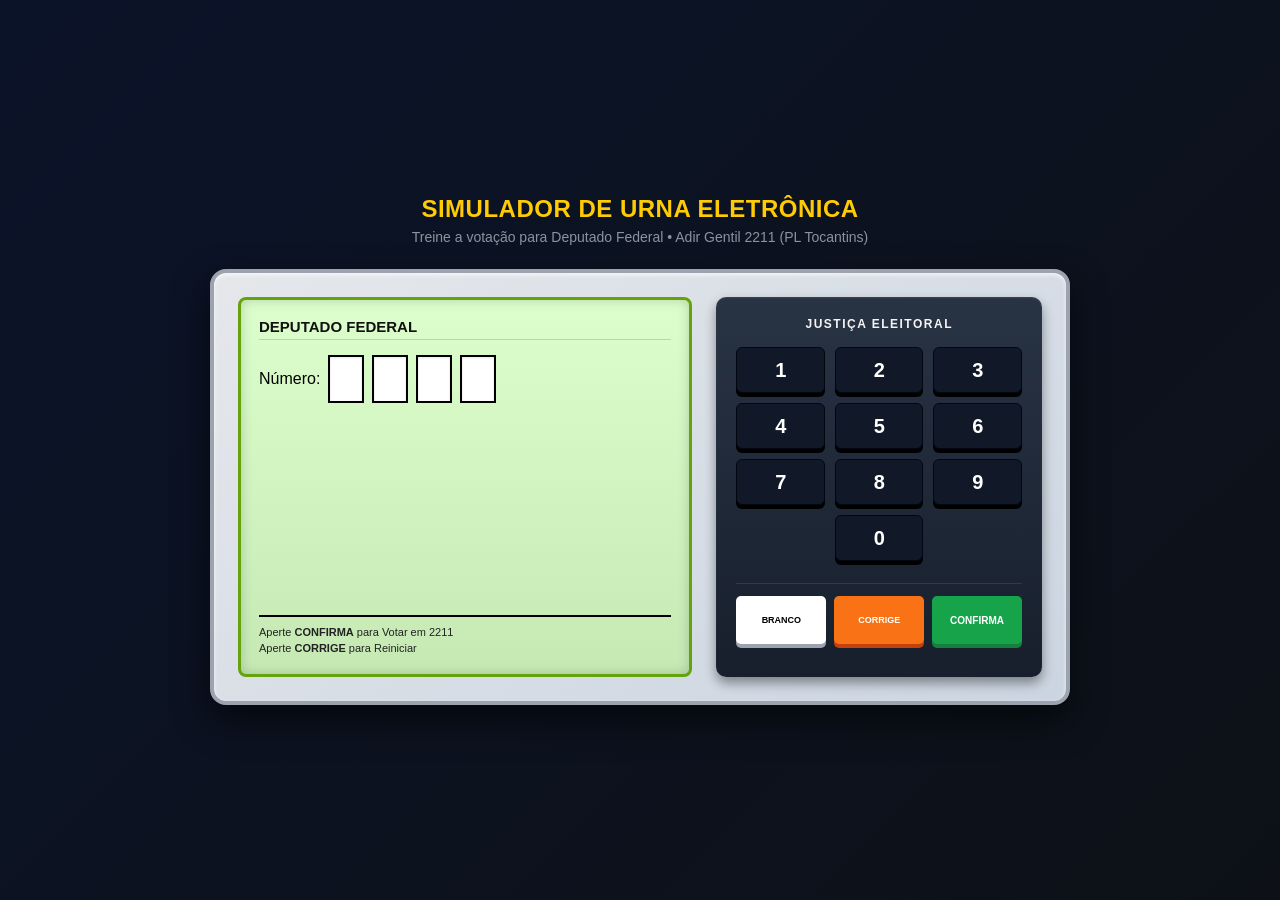
<file: urna-minigame.html>
<!DOCTYPE html>
<html lang="pt-BR">
<head>
    <meta charset="UTF-8">
    <meta name="viewport" content="width=device-width, initial-scale=1.0">
    <title>Urna Eletrônica Oficial - Adir Gentil 2211</title>
    <style>
        * { box-sizing: border-box; margin: 0; padding: 0; font-family: 'Segoe UI', Tahoma, Geneva, Verdana, sans-serif; }
        body {
            background-color: #0d1117;
            background: linear-gradient(135deg, #0b1329 0%, #0d1117 100%);
            color: #f0f6fc;
            min-height: 100vh;
            display: flex;
            flex-direction: column;
            justify-content: center;
            align-items: center;
            padding: 24px;
        }

        .header-title {
            text-align: center;
            margin-bottom: 24px;
        }
        .header-title h1 {
            font-size: 24px;
            color: #ffcb05;
            letter-spacing: 0.5px;
            margin-bottom: 6px;
        }
        .header-title p {
            font-size: 14px;
            color: #8b949e;
        }
        
        /* Layout Principal: Urna Centralizada */
        .app-container {
            display: flex;
            justify-content: center;
            max-width: 860px;
            width: 100%;
        }

        /* Urna Eletrônica */
        .urna {
            width: 100%;
            background-color: #d1d5db;
            background: linear-gradient(145deg, #e5e7eb 0%, #cbd5e1 100%);
            border-radius: 16px;
            padding: 24px;
            display: flex;
            gap: 24px;
            box-shadow: 0 15px 35px rgba(0,0,0,0.6), inset 0 2px 4px rgba(255,255,255,0.7);
            border: 4px solid #9ca3af;
        }
        
        /* Tela da Urna */
        .tela-container {
            flex: 1.3;
            background-color: #dcfecc;
            background: linear-gradient(180deg, #dcfecc 0%, #c6e9b4 100%);
            border: 3px solid #65a30d;
            border-radius: 8px;
            padding: 18px;
            height: 380px;
            position: relative;
            display: flex;
            flex-direction: column;
            justify-content: space-between;
            box-shadow: inset 0 0 12px rgba(0,0,0,0.18);
            color: #000;
        }
        .cargo {
            font-size: 15px;
            font-weight: bold;
            text-transform: uppercase;
            color: #111;
            border-bottom: 1px solid rgba(0,0,0,0.15);
            padding-bottom: 4px;
        }
        .numero-container {
            display: flex;
            gap: 8px;
            margin: 15px 0;
            align-items: center;
        }
        .digito {
            width: 36px;
            height: 48px;
            border: 2px solid #000;
            display: flex;
            justify-content: center;
            align-items: center;
            font-size: 26px;
            font-weight: bold;
            background: #fff;
            box-shadow: inset 0 1px 3px rgba(0,0,0,0.1);
        }
        .digito.pisca { animation: pisca 1s infinite; }
        @keyframes pisca { 0%, 100% { opacity: 1; } 50% { opacity: 0; } }
        
        .info-candidato {
            margin-top: 10px;
            line-height: 1.45;
            font-size: 14px;
        }
        
        /* Foto Oficial do Candidato */
        .foto-candidato {
            position: absolute;
            top: 16px;
            right: 16px;
            width: 105px;
            height: 125px;
            border: 2px solid #000;
            background: #ffffff;
            color: #000;
            display: none;
            flex-direction: column;
            align-items: center;
            box-shadow: 0 4px 8px rgba(0,0,0,0.2);
            overflow: hidden;
        }
        .foto-candidato img {
            width: 100%;
            height: 102px;
            object-fit: cover;
            object-position: top center;
        }
        .foto-candidato span {
            background: #000;
            color: #fff;
            font-size: 9px;
            font-weight: bold;
            width: 100%;
            text-align: center;
            padding: 2px 0;
        }

        .instrucoes {
            border-top: 2px solid #000;
            padding-top: 8px;
            font-size: 11px;
            color: #222;
            line-height: 1.4;
        }
        .fim-tela {
            font-size: 60px;
            font-weight: 900;
            display: flex;
            flex-direction: column;
            justify-content: center;
            align-items: center;
            height: 100%;
            color: #000;
            letter-spacing: 2px;
        }
        .fim-sub {
            font-size: 14px;
            font-weight: bold;
            color: #015F34;
            letter-spacing: 1px;
        }

        /* Teclado da Urna */
        .teclado {
            flex: 0.9;
            background-color: #1f2937;
            background: linear-gradient(180deg, #283344 0%, #171f2c 100%);
            padding: 20px;
            border-radius: 10px;
            display: flex;
            flex-direction: column;
            gap: 12px;
            align-items: center;
            box-shadow: inset 0 1px 2px rgba(255,255,255,0.1), 0 6px 12px rgba(0,0,0,0.4);
        }
        .justica-eleitoral {
            color: #f3f4f6;
            font-size: 12px;
            font-weight: bold;
            text-transform: uppercase;
            letter-spacing: 1.5px;
            margin-bottom: 4px;
        }
        .teclas-numericas {
            display: grid;
            grid-template-columns: repeat(3, 1fr);
            gap: 10px;
            width: 100%;
        }
        .btn-num {
            background: #111827;
            color: #fff;
            border: 1px solid #030712;
            height: 46px;
            font-size: 20px;
            font-weight: bold;
            border-radius: 6px;
            cursor: pointer;
            box-shadow: 0 4px #000;
            transition: transform 0.05s ease, box-shadow 0.05s ease;
        }
        .btn-num:active {
            transform: translateY(2px);
            box-shadow: 0 2px #000;
        }
        
        .teclas-acoes {
            display: flex;
            gap: 8px;
            width: 100%;
            margin-top: 10px;
            border-top: 1px solid rgba(255,255,255,0.1);
            padding-top: 12px;
        }
        .btn-acao {
            flex: 1;
            height: 48px;
            font-size: 9px;
            font-weight: bold;
            text-transform: uppercase;
            border: none;
            border-radius: 5px;
            cursor: pointer;
            box-shadow: 0 4px rgba(0,0,0,0.3);
            transition: transform 0.05s ease;
        }
        .btn-acao:active {
            transform: translateY(2px);
        }
        .btn-branco { background-color: #fff; color: #000; box-shadow: 0 4px #9ca3af; }
        .btn-corrige { background-color: #f97316; color: #fff; box-shadow: 0 4px #c2410c; }
        .btn-confirma { background-color: #16a34a; color: #fff; font-size: 10px; box-shadow: 0 4px #15803d; }

        @media (max-width: 768px) {
            .urna { flex-direction: column; padding: 16px; }
            .tela-container { height: 330px; }
        }
    </style>
  <meta property="og:image" content="https://adirgentil2211.vercel.app/assets/og-image.jpg" />
  <meta name="twitter:image" content="https://adirgentil2211.vercel.app/assets/og-image.jpg" />
  <meta property="og:image:width" content="1024" />
  <meta property="og:image:height" content="571" />
  <link rel="icon" type="image/x-icon" href="favicon.ico" />
  <link rel="icon" type="image/png" sizes="32x32" href="favicon-32x32.png" />
  <link rel="icon" type="image/png" sizes="16x16" href="favicon-16x16.png" />
  <link rel="apple-touch-icon" sizes="180x180" href="apple-touch-icon.png" />
</head>
<body>

<div class="header-title">
    <h1>SIMULADOR DE URNA ELETRÔNICA</h1>
    <p>Treine a votação para Deputado Federal • Adir Gentil 2211 (PL Tocantins)</p>
</div>

<div class="app-container">
    <!-- Urna Eletrônica (Sidebar Removido Conforme Solicitado) -->
    <main class="urna">
        <div class="tela-container" id="tela">
            <div id="telaConteudoNormal" style="display: flex; flex-direction: column; justify-content: space-between; height: 100%;">
                <div>
                    <div class="cargo">DEPUTADO FEDERAL</div>
                    <div class="numero-container">
                        <span>Número:</span>
                        <div class="digito pisca" id="d1"></div>
                        <div class="digito" id="d2"></div>
                        <div class="digito" id="d3"></div>
                        <div class="digito" id="d4"></div>
                    </div>
                    <div class="info-candidato" id="info"></div>
                </div>
                
                <!-- Foto Oficial de Adir Gentil -->
                <div class="foto-candidato" id="foto">
                    <img src="./assets/images/urna-adir-gentil-oficial.webp" alt="Adir Gentil 2211">
                    <span>ADIR GENTIL</span>
                </div>

                <div class="instrucoes">
                    Aperte <strong>CONFIRMA</strong> para Votar em 2211<br>
                    Aperte <strong>CORRIGE</strong> para Reiniciar
                </div>
            </div>

            <!-- Fim de Voto -->
            <div id="telaFim" style="display: none; height: 100%; justify-content: center; align-items: center; flex-direction: column;">
                <div class="fim-tela">
                    FIM
                    <span class="fim-sub">VOTO GRAVADO</span>
                </div>
            </div>
        </div>

        <div class="teclado">
            <div class="justica-eleitoral">Justiça Eleitoral</div>
            <div class="teclas-numericas">
                <button class="btn-num" onclick="digitar('1')">1</button>
                <button class="btn-num" onclick="digitar('2')">2</button>
                <button class="btn-num" onclick="digitar('3')">3</button>
                <button class="btn-num" onclick="digitar('4')">4</button>
                <button class="btn-num" onclick="digitar('5')">5</button>
                <button class="btn-num" onclick="digitar('6')">6</button>
                <button class="btn-num" onclick="digitar('7')">7</button>
                <button class="btn-num" onclick="digitar('8')">8</button>
                <button class="btn-num" onclick="digitar('9')">9</button>
                <button class="btn-num" style="grid-column: 2;" onclick="digitar('0')">0</button>
            </div>
            <div class="teclas-acoes">
                <button class="btn-acao btn-branco" onclick="branco()">BRANCO</button>
                <button class="btn-acao btn-corrige" onclick="corrige()">CORRIGE</button>
                <button class="btn-acao btn-confirma" onclick="confirma()">CONFIRMA</button>
            </div>
        </div>
    </main>
</div>

<script>
    let numeroDigitado = "";
    let isBranco = false;

    // Síntese de Áudio sem dependências externas
    let audioCtx = null;
    function getAudioCtx() {
        if (!audioCtx) {
            const AC = window.AudioContext || window.webkitAudioContext;
            if (AC) audioCtx = new AC();
        }
        if (audioCtx && audioCtx.state === "suspended") audioCtx.resume();
        return audioCtx;
    }

    function tocarBip() {
        try {
            const ctx = getAudioCtx();
            if (!ctx) return;
            const osc = ctx.createOscillator();
            const gain = ctx.createGain();
            osc.frequency.setValueAtTime(800, ctx.currentTime);
            gain.gain.setValueAtTime(0.15, ctx.currentTime);
            gain.gain.exponentialRampToValueAtTime(0.01, ctx.currentTime + 0.06);
            osc.connect(gain);
            gain.connect(ctx.destination);
            osc.start();
            osc.stop(ctx.currentTime + 0.06);
        } catch (_) {}
    }

    function tocarSomConfirma() {
        try {
            const ctx = getAudioCtx();
            if (!ctx) return;
            const osc = ctx.createOscillator();
            const gain = ctx.createGain();
            const t = ctx.currentTime;
            osc.frequency.setValueAtTime(520, t);
            osc.frequency.setValueAtTime(780, t + 0.08);
            osc.frequency.setValueAtTime(1040, t + 0.16);
            osc.frequency.setValueAtTime(1320, t + 0.24);
            gain.gain.setValueAtTime(0.28, t);
            gain.gain.setValueAtTime(0.28, t + 0.26);
            gain.gain.exponentialRampToValueAtTime(0.001, t + 0.40);
            osc.connect(gain);
            gain.connect(ctx.destination);
            osc.start();
            osc.stop(t + 0.40);
        } catch (_) {}
    }

    function atualizarTela() {
        if (isBranco) {
            for (let i = 1; i <= 4; i++) {
                const el = document.getElementById(`d${i}`);
                el.innerText = "";
                el.classList.remove('pisca');
            }
            document.getElementById('info').innerHTML = "<div style='color:#333; font-weight:bold;'>VOTO EM BRANCO</div>";
            document.getElementById('foto').style.display = "none";
            return;
        }

        for (let i = 1; i <= 4; i++) {
            const el = document.getElementById(`d${i}`);
            el.innerText = numeroDigitado[i-1] || "";
            el.classList.remove('pisca');
        }

        if (numeroDigitado.length < 4) {
            document.getElementById(`d${numeroDigitado.length + 1}`).classList.add('pisca');
        }

        const info = document.getElementById('info');
        const foto = document.getElementById('foto');

        if (numeroDigitado === "2211") {
            info.innerHTML = "Nome: <strong>ADIR GENTIL</strong><br>Partido: <strong>PL (Partido Liberal)</strong>";
            foto.style.display = "flex";
        } else {
            info.innerHTML = numeroDigitado.length === 4 ? "<span style='color:red; font-weight:bold;'>VOTO NULO / INCORRETO</span>" : "";
            foto.style.display = "none";
        }
    }

    function digitar(n) {
        if (numeroDigitado.length < 4) {
            isBranco = false;
            tocarBip();
            numeroDigitado += n;
            atualizarTela();
        }
    }

    function branco() {
        tocarBip();
        numeroDigitado = "";
        isBranco = true;
        atualizarTela();
    }

    function corrige() {
        tocarBip();
        numeroDigitado = "";
        isBranco = false;
        atualizarTela();
    }

    function confirma() {
        if (!isBranco && numeroDigitado.length < 4) {
            tocarBip();
            return;
        }

        tocarSomConfirma();
        
        const telaNormal = document.getElementById('telaConteudoNormal');
        const telaFim = document.getElementById('telaFim');

        telaNormal.style.display = 'none';
        telaFim.style.display = 'flex';
        
        setTimeout(() => {
            telaFim.style.display = 'none';
            telaNormal.style.display = 'flex';
            numeroDigitado = "";
            isBranco = false;
            atualizarTela();
        }, 850);
    }
</script>

</body>
</html>
</file>
<file: css/gotham.css>
@font-face {
  font-family: "Urbanist";
  font-style: normal;
  font-weight: 100 900;
  font-display: swap;
  src: url("/fonts/Urbanist-Variable-Roman.woff2") format("woff2");
}

@font-face {
  font-family: "Urbanist";
  font-style: italic;
  font-weight: 100 900;
  font-display: swap;
  src: url("/fonts/Urbanist-Variable-Italic.woff2") format("woff2");
}

/* Fallback alias for legacy Gotham font-family declarations */
@font-face {
  font-family: "Gotham";
  font-style: normal;
  font-weight: 100 900;
  font-display: swap;
  src: url("/fonts/Urbanist-Variable-Roman.woff2") format("woff2");
}

@font-face {
  font-family: "Gotham";
  font-style: italic;
  font-weight: 100 900;
  font-display: swap;
  src: url("/fonts/Urbanist-Variable-Italic.woff2") format("woff2");
}

:root {
  --font-display: "Urbanist", "Gotham", system-ui, -apple-system, sans-serif;
  --font-body: "Urbanist", "Gotham", system-ui, -apple-system, sans-serif;
  --d: "Urbanist", "Gotham", system-ui, -apple-system, sans-serif;
}

html,
body,
button,
input,
textarea,
select {
  font-family: "Urbanist", "Gotham", system-ui, -apple-system, sans-serif !important;
}

/* Títulos com fonte encorpada e peso marcante (Urbanist Black / Extra Bold) */
h1,
h2,
h3,
h4,
h5,
h6,
.hero h1,
.section-head h2,
.materials-hero-title,
.senate-title,
.materials-brand-hero-card__title,
.fbp-hero h1,
.fbp-end h2,
.trajectory-copy h2,
.real-editorial h2,
.real-editorial h3,
.action-detail h2,
.post-download h2,
.proposal-card__title,
.axis-title strong,
.journey-copy h2,
.people-gallery h2 {
  font-family: "Urbanist", "Gotham", system-ui, -apple-system, sans-serif !important;
  font-weight: 900 !important;
  font-variation-settings: "wght" 900 !important;
  letter-spacing: -0.02em !important;
}

.eyebrow,
.section-kicker,
.materials-kicker,
.senate-badge,
.overline {
  font-weight: 850 !important;
  font-variation-settings: "wght" 850 !important;
}
</file>
<file: css/styles.css>
:root {
  --blue: #005baa;
  --blue-2: #0072bc;
  --blue-deep: #005baa;
  --green: #12b24b;
  --green-deep: #0d963e;
  --yellow: #ffcb05;
  --orange: #faa61a;
  --white: #ffffff;
  --paper: #f7f9fc;
  --paper-warm: #fff8e3;
  --ink: #111417;
  --muted: #586a79;
  --line: rgba(17, 20, 23, 0.12);
  --line-light: rgba(255, 255, 255, 0.16);
  --shadow: 0 22px 60px rgba(0, 91, 170, 0.12);
  --shadow-soft: 0 14px 34px rgba(0, 91, 170, 0.08);
  --radius-xl: 40px;
  --radius-lg: 28px;
  --radius-md: 18px;
  --radius-pill: 999px;
  --container: 1180px;
  --nav-h: 84px;
  --ease: cubic-bezier(0.2, 0.8, 0.2, 1);
  --section-progress: 0;
}

* {
  box-sizing: border-box;
}

html {
  scroll-behavior: smooth;
}

body {
  margin: 0;
  font-family: "Gotham";
  color: var(--ink);
  background: var(--paper);
  line-height: 1.55;
  overflow-x: hidden;
  text-rendering: optimizeLegibility;
}

body.menu-open,
body.is-loading {
  overflow: hidden;
}

img {
  max-width: 100%;
  display: block;
}

a {
  color: inherit;
  text-decoration: none;
}

button,
input {
  font: inherit;
}

button {
  cursor: pointer;
}

section {
  position: relative;
  scroll-margin-top: calc(var(--nav-h) + 16px);
}

.container {
  width: min(calc(100% - 32px), var(--container));
  margin-inline: auto;
}

.sr-only {
  position: absolute !important;
  width: 1px !important;
  height: 1px !important;
  padding: 0 !important;
  margin: -1px !important;
  overflow: hidden !important;
  clip: rect(0, 0, 0, 0) !important;
  white-space: nowrap !important;
  border: 0 !important;
}

h1,
h2,
h3,
h4 {
  margin: 0;
  font-family: "Gotham";
  letter-spacing: -0.045em;
  line-height: 0.96;
}

h2 {
  font-size: clamp(2.7rem, 5.7vw, 5.5rem);
}

p {
  margin: 0;
}

.accent-green {
  color: var(--green);
}

.accent-yellow {
  color: var(--yellow);
}

/* Global motion */
.reveal {
  opacity: 0;
  transform: translate3d(0, 54px, 0) scale(0.985);
  clip-path: inset(0 0 14% 0 round 22px);
  transition: opacity 0.78s var(--ease), transform 0.9s var(--ease),
    clip-path 0.9s var(--ease);
  transition-delay: var(--reveal-delay, 0ms);
  will-change: transform, opacity, clip-path;
}

.reveal.visible {
  opacity: 1;
  transform: translate3d(0, 0, 0) scale(1);
  clip-path: inset(0 0 0 0 round 0);
}

.scroll-from-left {
  transform: translate3d(-72px, 28px, 0) rotate(-1.5deg);
}

.scroll-from-right {
  transform: translate3d(72px, 28px, 0) rotate(1.5deg);
}

.scroll-from-left.visible,
.scroll-from-right.visible {
  transform: translate3d(0, 0, 0) rotate(0);
}

.scroll-progress {
  position: fixed;
  left: 0;
  top: 0;
  width: var(--scroll-progress, 0%);
  height: 4px;
  z-index: 10002;
  background: linear-gradient(
    90deg,
    var(--green),
    var(--yellow),
    var(--blue-2)
  );
  box-shadow: 0 0 18px rgba(255, 203, 5, 0.4);
  pointer-events: none;
}

.cursor-glow {
  position: fixed;
  width: 380px;
  height: 380px;
  border-radius: 50%;
  pointer-events: none;
  z-index: 2;
  transform: translate(-50%, -50%);
  background: radial-gradient(
    circle,
    rgba(255, 203, 5, 0.09),
    rgba(18, 178, 75, 0.045) 35%,
    transparent 70%
  );
  opacity: 0;
  transition: opacity 0.25s ease;
  mix-blend-mode: multiply;
}

@media (hover: hover) and (pointer: fine) {
  .cursor-glow {
    opacity: 1;
  }
}

.eyebrow {
  display: inline-flex;
  align-items: center;
  gap: 9px;
  margin-bottom: 12px;
  font-size: 0.72rem;
  text-transform: uppercase;
  letter-spacing: 0.16em;
  font-weight: 900;
  color: var(--green);
}

.eyebrow::before {
  content: "";
  width: 30px;
  height: 4px;
  border-radius: var(--radius-pill);
  background: linear-gradient(
    90deg,
    var(--green) 0 48%,
    var(--yellow) 48% 72%,
    var(--blue-2) 72%
  );
}

.section-head {
  display: flex;
  align-items: end;
  justify-content: space-between;
  gap: 24px;
  margin-bottom: 38px;
}

.section-head h2 {
  max-width: 820px;
}

.section-head .link {
  flex: 0 0 auto;
  display: inline-flex;
  align-items: center;
  gap: 9px;
  font-weight: 800;
  color: var(--green);
}

.section-head .link::after {
  content: "↗";
  transition: transform 0.2s var(--ease);
}

.section-head .link:hover::after {
  transform: translate(3px, -3px);
}

.btn {
  position: relative;
  display: inline-flex;
  align-items: center;
  justify-content: center;
  gap: 10px;
  min-height: 48px;
  padding: 0 22px;
  border: 1px solid transparent;
  border-radius: var(--radius-pill);
  font-weight: 800;
  overflow: hidden;
  isolation: isolate;
  transition: transform 0.24s var(--ease), box-shadow 0.24s var(--ease),
    background 0.24s var(--ease), color 0.24s var(--ease),
    border-color 0.24s var(--ease);
}

.btn::before {
  content: "";
  position: absolute;
  inset: 0;
  z-index: -1;
  background: linear-gradient(
    110deg,
    transparent 20%,
    rgba(255, 255, 255, 0.28) 45%,
    transparent 70%
  );
  transform: translateX(-130%);
  transition: transform 0.55s var(--ease);
}

.btn:hover {
  transform: translateY(-3px);
}

.btn:hover::before {
  transform: translateX(130%);
}

.btn-primary {
  background: var(--green);
  color: var(--white);
  box-shadow: 0 12px 28px rgba(18, 178, 75, 0.23);
}

.btn-primary:hover {
  background: var(--green-deep);
  box-shadow: 0 18px 34px rgba(18, 178, 75, 0.3);
}

.btn-white {
  background: var(--white);
  color: var(--blue);
}

.btn-outline {
  background: transparent;
  border-color: currentColor;
}

.btn-arrow::after {
  content: "→";
  transition: transform 0.2s var(--ease);
}

.btn-arrow:hover::after {
  transform: translateX(5px);
}

/* Preloader */
.preloader {
  position: fixed;
  inset: 0;
  z-index: 99999;
  display: grid;
  place-items: center;
  overflow: hidden;
  background: var(--blue);
  color: var(--white);
  transition: opacity 0.58s var(--ease), visibility 0.58s var(--ease),
    transform 0.7s var(--ease);
}

.preloader.is-done {
  opacity: 0;
  visibility: hidden;
  pointer-events: none;
  transform: scale(1.025);
}

.preloader-bg {
  position: absolute;
  inset: 0;
  overflow: hidden;
}

.preloader-bg::before {
  content: "";
  position: absolute;
  inset: 0;
  opacity: 0.18;
  background-image: linear-gradient(
      rgba(255, 255, 255, 0.1) 1px,
      transparent 1px
    ),
    linear-gradient(90deg, rgba(255, 255, 255, 0.1) 1px, transparent 1px);
  background-size: 52px 52px;
  mask-image: radial-gradient(circle at center, #000 0 18%, transparent 72%);
}

.preloader-orb {
  position: absolute;
  border-radius: 50%;
  filter: blur(18px);
  opacity: 0.86;
  animation: preloadFloat 4.8s ease-in-out infinite alternate;
}

.preloader-orb-blue {
  width: 46vw;
  height: 46vw;
  min-width: 300px;
  min-height: 300px;
  left: -14vw;
  top: -16vw;
  background: var(--blue-2);
}

.preloader-orb-green {
  width: 37vw;
  height: 37vw;
  min-width: 260px;
  min-height: 260px;
  right: -9vw;
  bottom: -13vw;
  background: var(--green);
  animation-delay: -0.8s;
}

.preloader-orb-yellow {
  width: 21vw;
  height: 21vw;
  min-width: 170px;
  min-height: 170px;
  right: 17vw;
  top: 10vh;
  background: var(--yellow);
  animation-delay: -1.7s;
}

.preloader-content {
  position: relative;
  z-index: 2;
  width: min(520px, calc(100% - 48px));
  text-align: center;
}

.preloader-logo {
  width: min(390px, 84vw);
  margin: 0 auto 34px;
  filter: drop-shadow(0 20px 28px rgba(0, 0, 0, 0.14));
  animation: preloadLogo 1.2s var(--ease) both;
}

.preloader-status {
  display: flex;
  align-items: center;
  justify-content: space-between;
  gap: 16px;
  font-size: 0.78rem;
  letter-spacing: 0.14em;
  text-transform: uppercase;
  font-weight: 800;
}

.preloader-track {
  margin-top: 10px;
  height: 4px;
  border-radius: 999px;
  overflow: hidden;
  background: rgba(255, 255, 255, 0.16);
}

.preloader-track span {
  display: block;
  width: 0;
  height: 100%;
  border-radius: inherit;
  background: linear-gradient(90deg, var(--green), var(--yellow), var(--white));
  transition: width 0.15s linear;
}

.preloader-v {
  position: absolute;
  width: 210px;
  height: 245px;
  right: 8vw;
  bottom: -70px;
  opacity: 0.32;
  transform: rotate(4deg);
}

.preloader-v i {
  position: absolute;
  bottom: 0;
  width: 66px;
  height: 230px;
  border-radius: 60px 60px 28px 28px;
  transform-origin: bottom center;
}

.preloader-v i:first-child {
  left: 36px;
  background: var(--green);
  transform: rotate(16deg);
}

.preloader-v i:last-child {
  right: 20px;
  background: var(--yellow);
  transform: rotate(-20deg);
}

@keyframes preloadFloat {
  to {
    transform: translate3d(20px, -18px, 0) scale(1.06);
  }
}

@keyframes preloadLogo {
  from {
    opacity: 0;
    transform: translateY(20px) scale(0.95);
  }

  to {
    opacity: 1;
    transform: none;
  }
}

/* Header */
.site-header {
  position: fixed;
  inset: 0 0 auto 0;
  z-index: 1000;
  background: rgba(0, 91, 170, 0.88);
  backdrop-filter: blur(18px) saturate(1.18);
  border-bottom: 1px solid rgba(255, 255, 255, 0.12);
  transition: background 0.28s ease, box-shadow 0.28s ease, transform 0.28s ease;
}

.site-header.is-scrolled {
  background: rgba(0, 73, 137, 0.96);
  box-shadow: 0 12px 38px rgba(0, 47, 92, 0.18);
}

.nav {
  min-height: var(--nav-h);
  display: flex;
  align-items: center;
  justify-content: space-between;
  gap: 22px;
}

.brand-lockup {
  display: inline-flex;
  align-items: center;
  flex: 0 0 auto;
}

.brand-lockup img {
  width: 160px;
  height: auto;
}

.nav-links {
  display: none;
  align-items: center;
  gap: 3px;
  padding: 5px;
  border-radius: var(--radius-pill);
  background: rgba(255, 255, 255, 0.07);
  border: 1px solid rgba(255, 255, 255, 0.1);
}

.nav-links a {
  padding: 9px 13px;
  border-radius: var(--radius-pill);
  color: rgba(255, 255, 255, 0.88);
  font-size: 0.82rem;
  font-weight: 700;
  transition: background 0.2s var(--ease), color 0.2s var(--ease),
    transform 0.2s var(--ease);
}

.nav-links a:hover {
  color: #fff;
  background: rgba(255, 255, 255, 0.1);
  transform: translateY(-1px);
}

.nav-actions {
  display: flex;
  align-items: center;
  gap: 10px;
}

.socials {
  display: none;
  gap: 5px;
  align-items: center;
}

.socials a {
  width: 30px;
  height: 30px;
  display: grid;
  place-items: center;
  border-radius: 50%;
  border: 1px solid rgba(255, 255, 255, 0.18);
  color: #fff;
  font-size: 0.66rem;
  font-weight: 900;
  transition: transform 0.2s var(--ease), background 0.2s var(--ease);
}

.socials a:hover {
  transform: translateY(-2px);
  background: rgba(255, 255, 255, 0.1);
}

.menu-toggle {
  width: 44px;
  height: 44px;
  border: 1px solid rgba(255, 255, 255, 0.2);
  border-radius: 50%;
  background: rgba(255, 255, 255, 0.06);
  color: #fff;
  display: grid;
  place-items: center;
}

.menu-toggle span,
.menu-toggle::before,
.menu-toggle::after {
  content: "";
  display: block;
  width: 18px;
  height: 2px;
  background: currentColor;
  border-radius: 99px;
  transition: transform 0.25s var(--ease), opacity 0.25s var(--ease);
}

.menu-toggle span {
  margin: 4px 0;
}

.mobile-menu {
  position: fixed;
  inset: var(--nav-h) 0 0 0;
  z-index: 999;
  padding: 30px 20px 44px;
  display: grid;
  align-content: start;
  gap: 8px;
  background: linear-gradient(145deg, var(--blue-deep), var(--blue));
  transform: translateX(100%);
  transition: transform 0.34s var(--ease);
}

.mobile-menu.open {
  transform: translateX(0);
}

.mobile-menu a {
  padding: 14px 5px;
  color: #fff;
  font-size: clamp(1.7rem, 8vw, 2.6rem);
  font-weight: 900;
  letter-spacing: -0.04em;
  border-bottom: 1px solid rgba(255, 255, 255, 0.12);
}

/* HERO — mistura: impacto do ACM + identidade Flávio + respiro Zucco */
.hero {
  min-height: 760px;
  padding-top: var(--nav-h);
  overflow: hidden;
  isolation: isolate;
  color: #fff;
  background: radial-gradient(
      circle at 78% 20%,
      rgba(18, 178, 75, 0.28),
      transparent 32%
    ),
    linear-gradient(
      118deg,
      var(--blue-deep) 0%,
      var(--blue) 55%,
      var(--blue-2) 100%
    );
}

.hero-noise {
  position: absolute;
  inset: 0;
  z-index: -5;
  opacity: 0.12;
  background-image: radial-gradient(
    circle at 1px 1px,
    rgba(255, 255, 255, 0.65) 1px,
    transparent 0
  );
  background-size: 27px 27px;
  mask-image: linear-gradient(to bottom, #000, transparent 92%);
}

.hero-noise::after {
  content: "22";
  position: absolute;
  right: -2vw;
  top: 11%;
  color: rgba(255, 255, 255, 0.075);
  font-size: clamp(18rem, 30vw, 31rem);
  font-weight: 900;
  letter-spacing: -0.11em;
  line-height: 0.75;
}

.hero::before,
.hero::after {
  content: "";
  position: absolute;
  pointer-events: none;
  z-index: -2;
  border-radius: 100px;
  transform-origin: bottom center;
}

.hero::before {
  width: 118px;
  height: 690px;
  right: 20%;
  bottom: -300px;
  background: var(--green);
  transform: rotate(30deg);
}

.hero::after {
  width: 138px;
  height: 840px;
  right: -2%;
  bottom: -380px;
  background: var(--yellow);
  transform: rotate(31deg);
}

.victory-v {
  position: absolute;
  right: 8%;
  top: 15%;
  width: 150px;
  height: 170px;
  z-index: -1;
  opacity: 0.16;
}

.victory-v span {
  position: absolute;
  bottom: 0;
  width: 48px;
  height: 165px;
  border-radius: 46px 46px 24px 24px;
  transform-origin: bottom center;
}

.victory-v span:first-child {
  left: 20px;
  background: var(--green);
  transform: rotate(16deg);
}

.victory-v span:last-child {
  right: 20px;
  background: var(--yellow);
  transform: rotate(-20deg);
}

.hero-grid {
  min-height: calc(760px - var(--nav-h));
  display: grid;
  grid-template-columns: 1fr;
  align-items: end;
  position: relative;
  z-index: 2;
}

.hero-copy {
  max-width: 710px;
  padding: 72px 0 48px;
}

.hero-kicker {
  display: inline-flex;
  align-items: center;
  gap: 9px;
  margin-bottom: 16px;
  padding: 7px 12px;
  border-radius: var(--radius-pill);
  background: rgba(255, 255, 255, 0.08);
  border: 1px solid rgba(255, 255, 255, 0.13);
  font-size: 0.72rem;
  text-transform: uppercase;
  letter-spacing: 0.14em;
  font-weight: 900;
}

.hero-kicker::before {
  content: "";
  width: 8px;
  height: 8px;
  border-radius: 50%;
  background: var(--yellow);
  box-shadow: 0 0 0 5px rgba(255, 203, 5, 0.14);
}

.hero h1 {
  max-width: 900px;
  font-size: clamp(3.9rem, 10vw, 7.5rem);
  line-height: 0.88;
  letter-spacing: -0.068em;
  text-wrap: balance;
}

.hero h1 span {
  display: block;
  color: var(--white);
  text-shadow: 0 2px 0 rgba(0, 0, 0, 0.03);
}

.hero h1::after {
  content: "";
  display: block;
  width: min(290px, 72%);
  height: 10px;
  margin-top: 18px;
  border-radius: 999px;
  background: linear-gradient(
    90deg,
    var(--yellow) 0 38%,
    var(--green) 38% 76%,
    rgba(255, 255, 255, 0.9) 76%
  );
  transform: scaleX(calc(0.55 + var(--section-progress) * 0.45));
  transform-origin: left;
}

.hero p {
  max-width: 560px;
  margin: 22px 0 28px;
  color: rgba(255, 255, 255, 0.84);
  font-size: clamp(1rem, 1.8vw, 1.18rem);
}

.hero-actions {
  display: flex;
  gap: 10px;
  flex-wrap: wrap;
}

.hero-portrait {
  min-height: 380px;
  align-self: stretch;
  display: grid;
  place-items: end center;
  position: relative;
  transform: translateY(calc(var(--section-progress) * -16px));
}

.candidate-placeholder {
  width: min(100%, 550px);
  height: 100%;
  min-height: 380px;
  display: grid;
  place-items: center;
  color: rgba(11, 41, 69, 0.65);
  font-size: 0.78rem;
  font-weight: 900;
  letter-spacing: 0.08em;
  text-align: center;
  background: linear-gradient(160deg, #f8fbfc, #dde4ea);
  border: 1px solid rgba(255, 255, 255, 0.42);
  border-radius: 38px 38px 0 0;
  box-shadow: 0 30px 90px rgba(0, 26, 52, 0.24);
}

/* Proposals — editorial cards with movement */
.proposals {
  padding: 104px 0 116px;
  background: #fff;
  overflow: hidden;
}

.proposals::before {
  content: "";
  position: absolute;
  width: 520px;
  height: 520px;
  border-radius: 50%;
  left: -280px;
  top: 70px;
  border: 1px solid rgba(0, 91, 170, 0.1);
  box-shadow: 0 0 0 72px rgba(0, 91, 170, 0.025),
    0 0 0 150px rgba(18, 178, 75, 0.018);
  transform: translateY(calc(var(--section-progress) * -50px));
}

.proposals h2 {
  color: var(--blue);
  max-width: 650px;
}

.proposal-stage {
  position: relative;
}

.proposal-track {
  display: grid;
  grid-auto-flow: column;
  grid-auto-columns: minmax(86%, 1fr);
  gap: 20px;
  overflow-x: auto;
  scroll-snap-type: x mandatory;
  scrollbar-width: none;
  padding: 12px 4px 26px;
}

.proposal-track::-webkit-scrollbar {
  display: none;
}

.proposal-card {
  min-height: 450px;
  scroll-snap-align: center;
  display: grid;
  grid-template-columns: 1fr;
  overflow: hidden;
  border-radius: var(--radius-xl);
  background: var(--white);
  border: 1px solid rgba(0, 91, 170, 0.08);
  box-shadow: var(--shadow);
  transition: transform 0.4s var(--ease), box-shadow 0.4s var(--ease);
}

.proposal-card:hover {
  transform: translateY(-8px) rotate(-0.35deg);
  box-shadow: 0 30px 80px rgba(0, 91, 170, 0.16);
}

.proposal-copy {
  position: relative;
  padding: 36px;
  color: #fff;
  display: flex;
  flex-direction: column;
  isolation: isolate;
}

.proposal-copy::after {
  content: "";
  position: absolute;
  right: -42px;
  bottom: -60px;
  width: 180px;
  height: 240px;
  z-index: -1;
  border-radius: 80px;
  background: rgba(255, 255, 255, 0.1);
  transform: rotate(28deg);
}

.proposal-card:nth-child(1) .proposal-copy {
  background: linear-gradient(145deg, var(--green), var(--green-deep));
}

.proposal-card:nth-child(2) .proposal-copy {
  background: linear-gradient(145deg, var(--blue-2), var(--blue));
}

.proposal-copy .category {
  font-size: clamp(2.5rem, 5vw, 4.4rem);
  font-weight: 900;
  line-height: 0.88;
  letter-spacing: -0.055em;
}

.proposal-copy .topic {
  margin: 10px 0 18px;
  color: var(--yellow);
  font-size: 0.72rem;
  font-weight: 900;
  text-transform: uppercase;
  letter-spacing: 0.15em;
}

.proposal-copy p {
  color: rgba(255, 255, 255, 0.84);
  font-size: 0.94rem;
}

.proposal-copy .btn {
  margin-top: auto;
  align-self: flex-start;
  color: #fff;
}

.proposal-image {
  position: relative;
  min-height: 280px;
  display: grid;
  place-items: center;
  overflow: hidden;
  background: linear-gradient(135deg, #e8edf2, #d2d9df);
  color: #687a8a;
  font-size: 0.74rem;
  font-weight: 900;
  letter-spacing: 0.05em;
}

.proposal-image::after {
  content: "";
  position: absolute;
  inset: 0;
  background: linear-gradient(
    120deg,
    transparent 25%,
    rgba(255, 255, 255, 0.45) 45%,
    transparent 65%
  );
  transform: translateX(-120%);
  transition: transform 0.8s var(--ease);
}

.proposal-card:hover .proposal-image::after {
  transform: translateX(120%);
}

.dots {
  display: flex;
  justify-content: center;
  gap: 8px;
  margin-top: 2px;
}

.dot {
  width: 9px;
  height: 9px;
  border: 0;
  padding: 0;
  border-radius: 50%;
  background: #c2ced8;
  transition: width 0.25s var(--ease), border-radius 0.25s var(--ease),
    background 0.25s var(--ease);
}

.dot.active {
  width: 34px;
  border-radius: 999px;
  background: linear-gradient(90deg, var(--green), var(--yellow));
}

/* Trajectory — clean editorial with large whitespace */
.trajectory {
  padding: 108px 0 92px;
  overflow: hidden;
  background: var(--paper);
}

.trajectory::before,
.trajectory::after {
  content: "";
  position: absolute;
  z-index: 0;
  border-radius: 100px;
  transform-origin: bottom center;
}

.trajectory::before {
  width: 95px;
  height: 520px;
  left: -2%;
  bottom: -210px;
  background: var(--green);
  transform: rotate(-22deg) translateY(calc(var(--section-progress) * -38px));
}

.trajectory::after {
  width: 108px;
  height: 650px;
  left: 15%;
  bottom: -290px;
  background: var(--yellow);
  transform: rotate(27deg) translateY(calc(var(--section-progress) * -52px));
}

.trajectory-grid {
  position: relative;
  z-index: 1;
  display: grid;
  grid-template-columns: 1fr;
  align-items: center;
  gap: 34px;
}

.trajectory-photo {
  min-height: 420px;
  display: grid;
  place-items: end center;
  position: relative;
}

.trajectory-photo::before {
  content: "";
  position: absolute;
  width: 82%;
  height: 84%;
  left: 0;
  bottom: 4%;
  border-radius: 38px;
  background: var(--white);
  border: 1px solid rgba(0, 91, 170, 0.08);
  box-shadow: var(--shadow-soft);
  transform: rotate(-3deg);
}

.trajectory-photo .candidate-placeholder {
  position: relative;
  z-index: 1;
  min-height: 420px;
  height: 420px;
  border-radius: 38px;
  box-shadow: 0 26px 60px rgba(0, 71, 135, 0.14);
}

.trajectory-copy {
  position: relative;
  z-index: 1;
}

.trajectory-copy h2 {
  max-width: 680px;
  color: var(--blue);
}

.trajectory-copy p {
  max-width: 620px;
  margin: 22px 0 28px;
  color: var(--muted);
  font-size: 1.05rem;
}

.trajectory-actions {
  display: flex;
  gap: 10px;
  flex-wrap: wrap;
}

.achievement-badges {
  position: relative;
  z-index: 2;
  display: grid;
  grid-template-columns: repeat(2, minmax(0, 1fr));
  gap: 12px;
  margin-top: 44px;
}

.achievement {
  min-height: 112px;
  padding: 18px;
  border-radius: 22px;
  background: rgba(255, 255, 255, 0.94);
  border: 1px solid rgba(0, 91, 170, 0.08);
  border-top: 5px solid var(--yellow);
  box-shadow: var(--shadow-soft);
  color: var(--muted);
  font-size: 0.87rem;
  transition: transform 0.25s var(--ease), box-shadow 0.25s var(--ease);
}

.achievement:nth-child(even) {
  border-top-color: var(--green);
}

.achievement:hover {
  transform: translateY(-6px);
  box-shadow: 0 20px 42px rgba(0, 91, 170, 0.12);
}

.check {
  display: grid;
  place-items: center;
  width: 30px;
  height: 30px;
  margin-bottom: 10px;
  border-radius: 12px;
  background: rgba(18, 178, 75, 0.11);
  color: var(--green);
  font-weight: 900;
}

/* Accomplishments — bold section / ACM energy */
.accomplishments {
  padding: 110px 0;
  overflow: hidden;
  color: #fff;
  background: linear-gradient(
    135deg,
    var(--blue-deep),
    var(--blue) 54%,
    var(--blue-2)
  );
}

.accomplishments::before {
  content: "ATUAÇÃO";
  position: absolute;
  left: -2vw;
  bottom: -30px;
  color: rgba(255, 255, 255, 0.055);
  font-size: clamp(8rem, 22vw, 18rem);
  font-weight: 900;
  letter-spacing: -0.08em;
  line-height: 0.8;
  transform: translateX(calc(var(--section-progress) * -5%));
}

.accomplishments-grid {
  position: relative;
  z-index: 1;
  display: grid;
  grid-template-columns: 1fr;
  gap: 40px;
  align-items: start;
}

.accomplishments .eyebrow {
  color: var(--yellow);
}

.accomplishments .intro h2 {
  max-width: 500px;
}

.accomplishments .intro p {
  max-width: 360px;
  margin: 18px 0 22px;
  color: rgba(255, 255, 255, 0.74);
}

.accordion {
  display: grid;
  gap: 10px;
}

.accordion-item {
  overflow: hidden;
  border-radius: 18px;
  background: rgba(0, 91, 170, 0.55);
  border: 1px solid rgba(255, 255, 255, 0.08);
  transition: background 0.3s var(--ease), transform 0.3s var(--ease),
    box-shadow 0.3s var(--ease);
}

.accordion-item.open {
  background: #fff;
  color: var(--ink);
  box-shadow: 0 24px 52px rgba(0, 0, 0, 0.16);
  transform: translateX(-8px);
}

.accordion-button {
  position: relative;
  width: 100%;
  padding: 18px 56px 18px 20px;
  border: 0;
  background: transparent;
  color: inherit;
  text-align: left;
  font-weight: 800;
}

.accordion-button::after {
  content: "+";
  position: absolute;
  top: 50%;
  right: 20px;
  transform: translateY(-50%);
  color: var(--yellow);
  font-size: 1.35rem;
  font-weight: 900;
  transition: transform 0.25s var(--ease);
}

.accordion-item.open .accordion-button::after {
  content: "−";
  color: var(--blue);
  transform: translateY(-50%) rotate(180deg);
}

.accordion-panel {
  display: grid;
  grid-template-rows: 0fr;
  transition: grid-template-rows 0.38s var(--ease);
}

.accordion-item.open .accordion-panel {
  grid-template-rows: 1fr;
}

.accordion-panel > div {
  overflow: hidden;
}

.accordion-content {
  padding: 0 20px 20px;
  color: var(--muted);
  font-size: 0.94rem;
}

.accomplishments .accordion-item:not(.open) .accordion-content {
  color: rgba(255, 255, 255, 0.72);
}

/* Numbers — sober clean cards */
.numbers {
  padding: 104px 0 112px;
  overflow: hidden;
  background: #fff;
}

.numbers::after {
  content: "22";
  position: absolute;
  right: -25px;
  bottom: -56px;
  color: rgba(18, 178, 75, 0.075);
  font-size: clamp(9rem, 21vw, 17rem);
  font-weight: 900;
  letter-spacing: -0.1em;
  line-height: 0.75;
  transform: translateY(calc(var(--section-progress) * -32px));
}

.numbers .section-head h2 {
  color: var(--ink);
}

.stats-grid {
  position: relative;
  z-index: 1;
  display: grid;
  grid-template-columns: 1fr;
  gap: 16px;
}

.stat-card {
  position: relative;
  min-height: 270px;
  padding: 28px;
  display: flex;
  flex-direction: column;
  overflow: hidden;
  border-radius: var(--radius-lg);
  color: #fff;
  background: linear-gradient(145deg, var(--blue), var(--blue-2));
  box-shadow: 0 20px 46px rgba(0, 91, 170, 0.14);
  transition: transform 0.35s var(--ease), box-shadow 0.35s var(--ease);
}

.stat-card::before {
  content: "";
  position: absolute;
  inset: 0 0 auto 0;
  height: 8px;
  background: linear-gradient(
    90deg,
    var(--green) 0 33.3%,
    var(--yellow) 33.3% 66.6%,
    var(--blue-2) 66.6%
  );
}

.stat-card:nth-child(2) {
  transform: translateY(18px);
}

.stat-card:hover {
  transform: translateY(-8px) rotate(0.35deg);
  box-shadow: 0 28px 64px rgba(0, 91, 170, 0.2);
}

.stat-card:nth-child(2):hover {
  transform: translateY(8px) rotate(-0.35deg);
}

.stat-card h3 {
  font-size: clamp(1.55rem, 2.4vw, 2.1rem);
  line-height: 1.08;
}

.stat-card strong {
  color: var(--yellow);
}

.stat-card small {
  margin: 16px 0 20px;
  color: rgba(255, 255, 255, 0.68);
}

.stat-card .btn {
  margin-top: auto;
  align-self: flex-start;
  color: #fff;
}

/* News — Zucco whitespace + card tilt */
.news {
  padding: 108px 0 118px;
  overflow: hidden;
  background: var(--paper);
}

.news::before {
  content: "";
  position: absolute;
  inset: 0 0 auto 0;
  height: 7px;
  background: linear-gradient(
    90deg,
    var(--green) 0 33.33%,
    var(--yellow) 33.33% 66.66%,
    var(--blue-2) 66.66%
  );
}

.news-toolbar {
  display: flex;
  gap: 8px;
  margin-bottom: 26px;
}

.tab-btn {
  padding: 10px 16px;
  border: 1px solid rgba(0, 91, 170, 0.1);
  border-radius: var(--radius-pill);
  background: #fff;
  color: var(--muted);
  font-weight: 800;
  transition: background 0.2s var(--ease), color 0.2s var(--ease),
    transform 0.2s var(--ease);
}

.tab-btn:hover {
  transform: translateY(-2px);
}

.tab-btn.active {
  background: var(--green);
  color: #fff;
  border-color: transparent;
}

.tab-panel {
  display: none;
}

.tab-panel.active {
  display: block;
}

.news-grid {
  display: grid;
  grid-template-columns: 1fr;
  gap: 18px;
}

.news-card {
  overflow: hidden;
  border-radius: 28px;
  background: #fff;
  border: 1px solid rgba(0, 91, 170, 0.07);
  box-shadow: var(--shadow-soft);
  transform-origin: 50% 100%;
  transition: transform 0.35s var(--ease), box-shadow 0.35s var(--ease);
}

.news-card:nth-child(2) {
  transform: translateY(12px);
}

.news-card:hover {
  transform: translateY(-8px) rotate(-0.45deg);
  box-shadow: 0 26px 58px rgba(0, 91, 170, 0.14);
}

.news-card:nth-child(2):hover {
  transform: translateY(2px) rotate(0.45deg);
}

.news-image {
  position: relative;
  min-height: 240px;
  display: grid;
  place-items: center;
  background: linear-gradient(135deg, #dde4ea, #c9d1d9);
  color: #6c7a87;
  font-size: 0.76rem;
  font-weight: 900;
  overflow: hidden;
}

.news-image::after {
  content: "";
  position: absolute;
  inset: 0;
  background: linear-gradient(
    125deg,
    transparent 25%,
    rgba(255, 255, 255, 0.45) 45%,
    transparent 70%
  );
  transform: translateX(-120%);
  transition: transform 0.7s var(--ease);
}

.news-card:hover .news-image::after {
  transform: translateX(120%);
}

.news-badge {
  position: absolute;
  top: 16px;
  left: 16px;
  z-index: 2;
  padding: 7px 10px;
  border-radius: 12px 18px 18px 12px;
  background: var(--yellow);
  color: var(--blue);
  font-size: 0.67rem;
  font-weight: 900;
  text-transform: uppercase;
  letter-spacing: 0.08em;
}

.news-body {
  padding: 22px;
}

.news-date {
  display: inline-block;
  margin-bottom: 8px;
  color: var(--muted);
  font-size: 0.72rem;
  font-weight: 800;
}

.news-card h3 {
  color: var(--blue);
  font-size: 1.28rem;
  line-height: 1.04;
}

.news-card p {
  margin: 11px 0 16px;
  color: var(--muted);
  font-size: 0.9rem;
}

.news-card .btn {
  min-height: 38px;
  padding-inline: 14px;
  font-size: 0.8rem;
  color: var(--blue);
}

/* Support — hard color block */
.support {
  overflow: hidden;
  background: var(--blue);
  color: #fff;
}

.support-grid {
  display: grid;
  grid-template-columns: 1fr;
}

.support-box {
  position: relative;
  min-height: 300px;
  display: grid;
  place-items: center;
  padding: 50px 28px;
  overflow: hidden;
}

.support-box:first-child {
  background: var(--blue);
}

.support-box + .support-box {
  background: var(--green);
}

.support-box::before {
  content: "22";
  position: absolute;
  right: -22px;
  bottom: -30px;
  color: rgba(255, 255, 255, 0.08);
  font-size: 9rem;
  font-weight: 900;
  letter-spacing: -0.1em;
  line-height: 0.7;
}

.support-box > div {
  position: relative;
  z-index: 1;
  width: min(100%, 470px);
  text-align: center;
}

.support-box h2 {
  font-size: clamp(2.4rem, 5vw, 4.2rem);
}

.support-box p {
  margin: 14px auto 20px;
  color: rgba(255, 255, 255, 0.78);
}

.support-box:first-child .btn-white {
  background: var(--yellow);
  color: var(--blue);
}

.email-form {
  display: flex;
  gap: 8px;
  justify-content: center;
}

.email-form input {
  min-width: 0;
  flex: 1 1 220px;
  min-height: 48px;
  padding: 0 17px;
  border: 1px solid rgba(255, 255, 255, 0.3);
  outline: 0;
  border-radius: var(--radius-pill);
  background: rgba(255, 255, 255, 0.1);
  color: #fff;
}

.email-form input::placeholder {
  color: rgba(255, 255, 255, 0.7);
}

/* Fake news */
.fake-news {
  padding: 108px 0;
  background: #fff;
}

.fake-grid {
  display: grid;
  grid-template-columns: 1fr;
  gap: 16px;
}

.fake-card {
  overflow: hidden;
  display: flex;
  flex-direction: column;
  min-height: 330px;
  border-radius: 26px;
  background: var(--paper);
  border: 1px solid rgba(0, 91, 170, 0.07);
  border-top: 6px solid var(--green);
  box-shadow: 0 12px 32px rgba(0, 91, 170, 0.05);
  transition: transform 0.3s var(--ease), box-shadow 0.3s var(--ease);
}

.fake-card:nth-child(even) {
  border-top-color: var(--yellow);
}

.fake-card:hover {
  transform: translateY(-7px);
  box-shadow: 0 20px 46px rgba(0, 91, 170, 0.1);
}

.fake-body {
  padding: 22px;
}

.fake-body h3 {
  margin-bottom: 12px;
  color: var(--ink);
  font-size: 1.2rem;
  line-height: 1.05;
}

.fake-body p {
  color: var(--muted);
  font-size: 0.9rem;
}

.share-bar {
  margin-top: auto;
  display: flex;
  align-items: center;
  justify-content: space-between;
  padding: 12px 18px;
  background: var(--blue);
  color: #fff;
  font-size: 0.74rem;
}

.share-icons {
  opacity: 0.78;
}

/* FAQ */
.faq {
  padding: 112px 0;
  overflow: hidden;
  background: var(--paper-warm);
}

.faq::before {
  content: "“";
  position: absolute;
  left: 3vw;
  top: 38px;
  color: rgba(0, 91, 170, 0.09);
  font-size: 13rem;
  font-weight: 900;
  line-height: 1;
}

.faq-grid {
  display: grid;
  grid-template-columns: 1fr;
  gap: 38px;
  align-items: start;
}

.faq-intro h2 {
  color: var(--blue);
  max-width: 470px;
}

.faq-intro p {
  max-width: 390px;
  margin-top: 18px;
  color: var(--muted);
}

.faq .accordion-item {
  background: rgba(255, 255, 255, 0.9);
  border-color: rgba(0, 91, 170, 0.08);
  color: var(--ink);
}

.faq .accordion-item.open {
  background: var(--blue);
  color: #fff;
  box-shadow: 0 20px 48px rgba(0, 91, 170, 0.16);
}

.faq .accordion-item.open .accordion-content {
  color: rgba(255, 255, 255, 0.8);
}

.faq .accordion-button::after {
  color: var(--green);
}

.faq .accordion-item.open .accordion-button::after {
  color: var(--yellow);
}

.faq-share {
  margin-top: 14px;
  min-height: 36px;
  padding-inline: 14px;
  background: rgba(255, 255, 255, 0.12);
  color: #fff;
  font-size: 0.78rem;
}

/* Testimonials */
.testimonials {
  padding: 108px 0 118px;
  overflow: hidden;
  color: #fff;
  background: linear-gradient(135deg, var(--blue-deep), var(--blue));
}

.testimonials::after {
  content: "22";
  position: absolute;
  right: -5vw;
  bottom: -120px;
  color: rgba(255, 203, 5, 0.095);
  font-size: 25rem;
  line-height: 0.7;
  font-weight: 900;
  letter-spacing: -0.1em;
  transform: translateY(calc(var(--section-progress) * -50px));
}

.testimonials .section-head {
  position: relative;
  z-index: 1;
}

.testimonials h2 {
  max-width: 620px;
}

.testimonial-track {
  position: relative;
  z-index: 1;
  display: grid;
  grid-auto-flow: column;
  grid-auto-columns: minmax(270px, 1fr);
  gap: 16px;
  overflow-x: auto;
  scroll-snap-type: x mandatory;
  scrollbar-width: none;
  padding-bottom: 12px;
}

.testimonial-track::-webkit-scrollbar {
  display: none;
}

.testimonial-card {
  position: relative;
  min-height: 480px;
  overflow: hidden;
  scroll-snap-align: start;
  border-radius: 28px;
  background: #d4d9de;
  box-shadow: 0 24px 56px rgba(0, 35, 70, 0.24);
  transition: transform 0.35s var(--ease);
}

.testimonial-card:hover {
  transform: translateY(-8px) rotate(0.4deg);
}

.testimonial-photo {
  position: absolute;
  inset: 0;
  display: grid;
  place-items: center;
  color: #637384;
  font-size: 0.74rem;
  font-weight: 900;
  background: linear-gradient(160deg, #dde3e8, #bfc8d0);
}

.testimonial-overlay {
  position: absolute;
  inset: 0;
  background: linear-gradient(
    to top,
    rgba(0, 21, 42, 0.9),
    rgba(0, 28, 56, 0.04) 68%
  );
}

.play {
  position: absolute;
  left: 20px;
  top: 20px;
  width: 48px;
  height: 48px;
  display: grid;
  place-items: center;
  border-radius: 50%;
  background: #fff;
  color: var(--blue);
  box-shadow: 0 10px 24px rgba(0, 0, 0, 0.16);
}

.testimonial-copy {
  position: absolute;
  inset: auto 20px 20px;
}

.testimonial-copy blockquote {
  margin: 0 0 16px;
  font-size: 0.96rem;
  line-height: 1.4;
}

.testimonial-copy strong {
  display: block;
}

.testimonial-copy small {
  color: rgba(255, 255, 255, 0.68);
}

/* Footer */
.footer {
  padding: 68px 0 26px;
  color: #fff;
  background: #005baa;
}

.footer-grid {
  display: grid;
  grid-template-columns: 1fr;
  gap: 30px;
}

.footer-lockup img {
  width: 250px;
}

.footer h4 {
  margin-bottom: 12px;
  font-size: 0.9rem;
  letter-spacing: -0.02em;
}

.footer-links {
  display: grid;
  gap: 8px;
}

.footer-links a {
  color: rgba(255, 255, 255, 0.66);
  font-size: 0.84rem;
  transition: color 0.2s ease, transform 0.2s ease;
}

.footer-links a:hover {
  color: #fff;
  transform: translateX(3px);
}

.footer-socials {
  display: flex;
  gap: 7px;
  margin-top: 16px;
}

.footer-socials a {
  width: 34px;
  height: 34px;
  display: grid;
  place-items: center;
  border-radius: 12px;
  border: 1px solid rgba(255, 255, 255, 0.18);
  color: #fff;
  font-size: 0.7rem;
  font-weight: 900;
}

.footer-bottom {
  margin-top: 38px;
  padding-top: 18px;
  border-top: 1px solid rgba(255, 255, 255, 0.12);
  color: rgba(255, 255, 255, 0.55);
  font-size: 0.76rem;
}

/* Responsive */
@media (min-width: 640px) {
  .achievement-badges {
    grid-template-columns: repeat(3, minmax(0, 1fr));
  }

  .stats-grid {
    grid-template-columns: repeat(3, minmax(0, 1fr));
  }

  .news-grid {
    grid-template-columns: repeat(3, minmax(0, 1fr));
  }

  .fake-grid {
    grid-template-columns: repeat(2, minmax(0, 1fr));
  }

  .support-grid {
    grid-template-columns: repeat(2, minmax(0, 1fr));
  }

  .footer-grid {
    grid-template-columns: minmax(220px, 1.5fr) repeat(4, minmax(120px, 1fr));
  }
}

@media (min-width: 900px) {
  :root {
    --nav-h: 92px;
  }

  .nav-links {
    display: flex;
  }

  .socials {
    display: flex;
  }

  .menu-toggle {
    display: none;
  }

  .brand-lockup img {
    width: 188px;
  }

  .hero {
    min-height: 740px;
  }

  .hero-grid {
    min-height: calc(740px - var(--nav-h));
    grid-template-columns: minmax(0, 1.08fr) minmax(390px, 0.92fr);
    align-items: stretch;
    gap: 40px;
  }

  .hero-copy {
    align-self: center;
    padding: 76px 0 82px;
  }

  .hero h1 {
    font-size: clamp(4.7rem, 6.5vw, 6.7rem);
  }

  .hero-portrait {
    min-height: 648px;
    padding-top: 42px;
  }

  .hero-portrait .candidate-placeholder {
    width: min(100%, 520px);
    height: 610px;
    min-height: 610px;
    border-radius: 48px 48px 8px 8px;
  }

  .proposal-card {
    grid-template-columns: minmax(0, 0.95fr) minmax(0, 1.05fr);
  }

  .proposal-track {
    grid-auto-columns: minmax(760px, 86%);
  }

  .trajectory-grid {
    grid-template-columns: minmax(0, 0.88fr) minmax(0, 1.12fr);
    gap: 64px;
  }

  .trajectory-photo {
    min-height: 560px;
  }

  .trajectory-photo .candidate-placeholder {
    height: 530px;
    min-height: 530px;
  }

  .achievement-badges {
    grid-template-columns: repeat(5, minmax(0, 1fr));
  }

  .accomplishments-grid {
    grid-template-columns: minmax(260px, 0.38fr) minmax(0, 0.62fr);
    gap: 72px;
  }

  .accomplishments .intro {
    position: sticky;
    top: calc(var(--nav-h) + 36px);
  }

  .faq-grid {
    grid-template-columns: minmax(280px, 0.36fr) minmax(0, 0.64fr);
    gap: 70px;
  }

  .footer-lockup img {
    width: 285px;
  }
}

@media (min-width: 1120px) {
  .fake-grid {
    grid-template-columns: repeat(4, minmax(0, 1fr));
  }
}

@media (max-width: 899px) {
  .site-header .btn-white {
    display: none;
  }

  .hero {
    min-height: auto;
  }

  .hero-grid {
    min-height: auto;
  }

  .hero-copy {
    padding-top: 56px;
  }

  .hero-portrait {
    min-height: 420px;
  }

  .hero-portrait .candidate-placeholder {
    width: min(84%, 500px);
    height: 420px;
    min-height: 420px;
  }

  .victory-v {
    display: none;
  }
}

@media (max-width: 639px) {
  :root {
    --nav-h: 74px;
  }

  .container {
    width: min(calc(100% - 24px), var(--container));
  }

  h2 {
    font-size: clamp(2.5rem, 12vw, 4rem);
  }

  .section-head {
    flex-direction: column;
    align-items: flex-start;
    gap: 14px;
  }

  .brand-lockup img {
    width: 136px;
  }

  .hero h1 {
    font-size: clamp(3.15rem, 15vw, 4.35rem);
  }

  .hero-copy {
    padding: 48px 0 28px;
  }

  .hero h1::after {
    height: 7px;
  }

  .hero-portrait {
    min-height: 350px;
  }

  .hero-portrait .candidate-placeholder {
    width: min(94%, 420px);
    height: 350px;
    min-height: 350px;
    border-radius: 34px 34px 6px 6px;
  }

  .hero::before {
    right: 16%;
    width: 78px;
    height: 470px;
    bottom: -240px;
  }

  .hero::after {
    right: -15%;
    width: 88px;
    height: 580px;
    bottom: -300px;
  }

  .proposals,
  .trajectory,
  .accomplishments,
  .numbers,
  .news,
  .fake-news,
  .faq,
  .testimonials {
    padding-top: 82px;
    padding-bottom: 88px;
  }

  .proposal-track {
    grid-auto-columns: 92%;
  }

  .proposal-copy {
    padding: 26px;
  }

  .trajectory-photo {
    min-height: 360px;
  }

  .trajectory-photo .candidate-placeholder {
    min-height: 350px;
    height: 350px;
  }

  .achievement-badges {
    grid-template-columns: 1fr 1fr;
  }

  .achievement:last-child {
    grid-column: 1 / -1;
  }

  .stat-card:nth-child(2) {
    transform: none;
  }

  .news-card:nth-child(2) {
    transform: none;
  }

  .support-box {
    min-height: 270px;
    padding: 40px 18px;
  }

  .email-form {
    flex-direction: column;
  }

  .email-form input,
  .email-form .btn {
    width: 100%;
  }

  .testimonial-track {
    grid-auto-columns: 84%;
  }

  .footer-grid {
    grid-template-columns: 1fr 1fr;
  }

  .footer-brand {
    grid-column: 1 / -1;
  }
}

@media (prefers-reduced-motion: reduce) {
  html {
    scroll-behavior: auto;
  }

  *,
  *::before,
  *::after {
    animation-duration: 0.01ms !important;
    animation-iteration-count: 1 !important;
    transition-duration: 0.01ms !important;
    scroll-behavior: auto !important;
  }

  .reveal {
    opacity: 1;
    transform: none;
    clip-path: none;
  }
}

/* ======================================================================
   CENTRAL DA MARCA — MOTION PACK
   Apenas animações, transições e efeitos. Não altera estrutura/conteúdo.
   Referência: Flávio 22 · Central da Marca.html
   ====================================================================== */
:root {
  --e-out-brand: cubic-bezier(0.16, 1, 0.3, 1);
  --e-io-brand: cubic-bezier(0.65, 0, 0.35, 1);
  --brand-sp: 0;
  --brand-velocity: 0;
}

/* Barra de progresso tricolor usando scaleX, como na Central da Marca */
.scroll-progress {
  width: 100%;
  transform: scaleX(var(--brand-sp, 0));
  transform-origin: 0 50%;
  background: linear-gradient(
    90deg,
    var(--green) 0 33.4%,
    var(--yellow) 33.4% 66.7%,
    var(--blue-2) 66.7% 100%
  );
  will-change: transform;
}

/* Entrada de blocos: curta, limpa e rápida */
.reveal,
.scroll-from-left,
.scroll-from-right {
  opacity: 0;
  transform: translate3d(0, 26px, 0);
  clip-path: none;
  transition: opacity 0.6s var(--e-out-brand), transform 0.6s var(--e-out-brand);
  transition-delay: var(--reveal-delay, 0ms);
  will-change: transform, opacity;
}

.reveal.visible,
.scroll-from-left.visible,
.scroll-from-right.visible {
  opacity: 1;
  transform: translate3d(0, 0, 0);
}

/* Preloader em formato de cortina: sai para cima */
.preloader {
  transition: transform 0.9s cubic-bezier(0.76, 0, 0.24, 1), visibility 0s 0.92s;
  will-change: transform;
}

.preloader.is-done {
  opacity: 1;
  visibility: visible;
  pointer-events: none;
  transform: translate3d(0, -101%, 0);
}

.preloader-logo {
  animation: centralLogoPop 0.55s var(--e-out-brand) 0.12s both;
}

.preloader-status,
.preloader-track {
  opacity: 0;
  transform: translate3d(0, 10px, 0);
  animation: centralSurge 0.65s var(--e-out-brand) 0.35s forwards;
}

.preloader-v {
  animation: centralVDrift 5.5s ease-in-out infinite alternate;
}

@keyframes centralLogoPop {
  from {
    opacity: 0;
    transform: scale(0.85);
  }

  to {
    opacity: 1;
    transform: scale(1);
  }
}

@keyframes centralSurge {
  to {
    opacity: 1;
    transform: translate3d(0, 0, 0);
  }
}

@keyframes centralVDrift {
  to {
    transform: translate3d(12px, -9px, 0) rotate(5deg) scale(1.025);
  }
}

/* Luz de estúdio em deriva lenta no hero */
.hero-noise::before {
  content: "";
  position: absolute;
  inset: -25%;
  pointer-events: none;
  background: radial-gradient(
    40vw 40vw at 32% 32%,
    rgba(255, 255, 255, 0.22),
    transparent 62%
  );
  animation: centralHeroLight 25s ease-in-out infinite;
  mix-blend-mode: screen;
  opacity: 0.78;
  will-change: transform;
}

@keyframes centralHeroLight {
  0% {
    transform: translate3d(0, 0, 0);
  }

  25% {
    transform: translate3d(15vw, 9vh, 0);
  }

  50% {
    transform: translate3d(5vw, 22vh, 0);
  }

  75% {
    transform: translate3d(-13vw, 7vh, 0);
  }

  100% {
    transform: translate3d(0, 0, 0);
  }
}

/* Movimento ambiente contínuo — deriva, sem trocar a estética do elemento */
.victory-v {
  animation: centralVictoryBreathe 8s ease-in-out infinite alternate;
  will-change: transform;
}

@keyframes centralVictoryBreathe {
  from {
    transform: translate3d(0, 0, 0) rotate(-2deg);
  }

  to {
    transform: translate3d(0, -12px, 0) rotate(1.5deg);
  }
}

/* Seta dos CTAs: pulso sutil inspirado no "role para explorar" */
.hero-actions .btn-arrow::after,
.support .btn-arrow::after {
  animation: centralArrowPulse 2s ease-in-out infinite;
}

@keyframes centralArrowPulse {
  0%,
  100% {
    translate: 0 0;
    opacity: 1;
  }

  50% {
    translate: 6px 0;
    opacity: 0.55;
  }
}

/* Grain de impressão somente como camada de efeito nas áreas chapadas */
.hero::marker {
  content: "";
}

.hero,
.accomplishments,
.testimonials,
.site-footer {
  isolation: isolate;
}

.hero > .brand-grain,
.accomplishments > .brand-grain,
.testimonials > .brand-grain,
.site-footer > .brand-grain {
  display: none;
}

.hero::selection,
.accomplishments::selection,
.testimonials::selection {
  background: var(--yellow);
  color: var(--ink);
}

/* 3D coverflow — valores são alimentados pelo JS, sem mudar dimensões/layout */
@media (min-width: 761px) {
  .proposal-track,
  .testimonial-track {
    perspective: 900px;
    transform-style: preserve-3d;
  }

  .proposal-card,
  .testimonial-card {
    --cf-x: 0px;
    --cf-z: 0px;
    --cf-rot: 0deg;
    --cf-scale: 1;
    --cf-bright: 1;
    transform: translate3d(var(--cf-x), 0, var(--cf-z)) rotateY(var(--cf-rot))
      scale(var(--cf-scale));
    filter: brightness(var(--cf-bright));
    will-change: transform, filter, box-shadow;
    transition: transform 0.18s linear, filter 0.18s linear,
      box-shadow 0.22s linear;
    transform-origin: 50% 50%;
  }

  .proposal-card:hover,
  .testimonial-card:hover {
    /* hover continua existindo via profundidade/brightness do coverflow */
    filter: brightness(calc(var(--cf-bright) + 0.04));
  }
}

/* Efeito de profundidade ligado à velocidade da rolagem */
.hero-noise::after,
.accomplishments::before,
.numbers::after,
.testimonials::after {
  filter: blur(calc(var(--brand-velocity) * 0.9px));
  transition: filter 0.18s linear;
}

/* Hover semelhante aos cards/botões da referência */
.btn:active,
.dot:active,
.tab-btn:active,
.menu-toggle:active {
  transform: scale(0.97);
}

.achievement,
.stat-card,
.news-card,
.fake-card,
.testimonial-card {
  transition-timing-function: var(--e-out-brand);
}

/* Pequeno "paira" no hover de imagens, sem alterar o desenho dos cards */
.proposal-image,
.news-image,
.testimonial-photo,
.candidate-placeholder {
  transition: transform 0.45s var(--e-out-brand),
    filter 0.45s var(--e-out-brand);
}

.proposal-card:hover .proposal-image,
.news-card:hover .news-image,
.testimonial-card:hover .testimonial-photo {
  transform: scale(1.015);
}

/* Movimento suave do cabeçalho ao entrar em estado scrolled */
.site-header {
  transition: background 0.35s ease, box-shadow 0.35s ease,
    transform 0.45s var(--e-out-brand), backdrop-filter 0.35s ease;
}

.site-header.is-scrolled {
  transform: translate3d(0, 0, 0);
}

@media (prefers-reduced-motion: reduce) {
  .scroll-progress {
    transform: none;
    width: var(--scroll-progress, 0%);
  }

  .preloader {
    transition: none;
  }

  .preloader.is-done {
    transform: none;
    opacity: 0;
    visibility: hidden;
  }

  .preloader-logo,
  .preloader-status,
  .preloader-track,
  .preloader-v,
  .hero-noise::before,
  .victory-v,
  .hero-actions .btn-arrow::after,
  .support .btn-arrow::after {
    animation: none !important;
  }

  .proposal-card,
  .testimonial-card {
    transform: none !important;
    filter: none !important;
  }
}

/* Ruído de impressão e deriva de textura — efeito, sem alterar layout */
body::after {
  content: "";
  position: fixed;
  inset: 0;
  z-index: 10001;
  pointer-events: none;
  opacity: 0.022;
  mix-blend-mode: multiply;
  background-image: url("data:image/svg+xml,%3Csvg xmlns='http://www.w3.org/2000/svg' width='160' height='160'%3E%3Cfilter id='n'%3E%3CfeTurbulence type='fractalNoise' baseFrequency='0.9' numOctaves='2'/%3E%3C/filter%3E%3Crect width='160' height='160' filter='url(%23n)' opacity='.9'/%3E%3C/svg%3E");
}

.hero-noise {
  animation: centralTextureDrift 18s linear infinite;
}

@keyframes centralTextureDrift {
  to {
    background-position: 54px 27px;
  }
}

/* Movimento horizontal discreto de títulos ligado ao progresso local da seção */
@media (min-width: 761px) {
  .section-head h2 {
    translate: calc((var(--section-progress, 0.5) - 0.5) * -16px) 0;
    will-change: translate;
  }
}

@media (prefers-reduced-motion: reduce) {
  body::after {
    display: none;
  }

  .hero-noise {
    animation: none;
  }

  .section-head h2 {
    translate: none;
  }
}

/* ======================================================================
   HERO — CALIGRAFIA FINE LINE / TRAÇO VIVO
   Efeito replicado da Central da Marca enviada pelo usuário:
   1) camada fantasma muito sutil da assinatura;
   2) camada viva com um trecho branco percorrendo cada path;
   3) luz radial lenta criando profundidade.
   ====================================================================== */
.hero-linefx-enabled {
  position: relative;
}

.hero-linefx {
  position: absolute;
  inset: 0;
  z-index: 0;
  overflow: hidden;
  pointer-events: none;
}

.hero-linefx-light {
  position: absolute;
  inset: -25%;
  background: radial-gradient(
    40vw 40vw at 32% 32%,
    rgba(255, 255, 255, 0.3),
    transparent 62%
  );
  animation: heroLineFxLight 25s ease-in-out infinite;
  will-change: transform;
}

@keyframes heroLineFxLight {
  0% {
    transform: translate3d(0, 0, 0);
  }

  25% {
    transform: translate3d(15vw, 9vh, 0);
  }

  50% {
    transform: translate3d(5vw, 22vh, 0);
  }

  75% {
    transform: translate3d(-13vw, 7vh, 0);
  }

  100% {
    transform: translate3d(0, 0, 0);
  }
}

.hero-linefx-stack {
  position: absolute;
  inset: 0;
  display: grid;
  place-items: center;
  pointer-events: none;
}

.hero-linefx-stack > div {
  grid-area: 1 / 1;
  width: 120vw;
  max-width: none;
}

.hero-linefx-stack svg {
  width: 100%;
  height: auto;
  display: block;
  color: #fff;
  overflow: visible;
}

.hero-linefx-stack .tr {
  fill: none !important;
  stroke: #fff !important;
  stroke-linecap: round;
  stroke-linejoin: round;
  stroke-dashoffset: 0;
  animation: none;
}

/* assinatura inteira, quase invisível, como marca d'água */
.hero-linefx-fine .tr {
  stroke-width: 1.4;
  opacity: 0.055;
}

/* trecho luminoso que percorre cada parte da assinatura */
.hero-linefx-live {
  mix-blend-mode: overlay;
}

.hero-linefx-live .tr {
  stroke-width: 1.9;
  opacity: 0.5;
  stroke-dasharray: calc(var(--L) * 0.26px) calc(var(--L) * 0.74px);
  animation: heroLineFxTravel 15s linear infinite;
  animation-delay: calc(var(--i, 0) * -1.8s);
  will-change: stroke-dashoffset;
}

@keyframes heroLineFxTravel {
  to {
    stroke-dashoffset: calc(var(--L) * -1px);
  }
}

/* O efeito passa a ser o grafismo principal do hero; os antigos ficam bem discretos. */
.hero-linefx-enabled .hero-noise::after {
  opacity: 0.16;
}

.hero-linefx-enabled::before,
.hero-linefx-enabled::after {
  opacity: 0.22;
}

.hero-linefx-enabled .victory-v {
  opacity: 0.07;
}

.hero-linefx-enabled .hero-grid {
  position: relative;
  z-index: 2;
}

.hero-linefx-enabled .hero-noise {
  z-index: 1;
  opacity: 0.055;
}

@media (max-width: 760px) {
  .hero-linefx-stack > div {
    width: 175vw;
  }

  .hero-linefx-light {
    background: radial-gradient(
      70vw 70vw at 32% 30%,
      rgba(255, 255, 255, 0.25),
      transparent 64%
    );
  }
}

@media (prefers-reduced-motion: reduce) {
  .hero-linefx-live {
    display: none;
  }

  .hero-linefx-light {
    animation: none;
  }
}
</file>
<file: css/motion.css>
/* ======================================================================
   MOTION ENHANCEMENT LAYER
   Mantém estrutura e conteúdo; concentra somente transições/efeitos.
   Ajustes rápidos: altere as variáveis abaixo.
   ====================================================================== */
:root {
  --motion-duration-fast: 220ms;
  --motion-duration-base: 620ms;
  --motion-duration-slow: 1100ms;
  --motion-stagger: 70ms;
  --motion-distance: 24px;
  --motion-ease-out: cubic-bezier(0.16, 1, 0.3, 1);
  --motion-ease-inout: cubic-bezier(0.65, 0, 0.35, 1);
  --motion-glow-opacity: 0.2;
  --motion-section-wash: 0.12;
  --motion-trigger-bottom: -8%;
  --motion-trigger-threshold: 0.14;
}

/* Foto oficial: ocupa os mesmos containers usados pelos placeholders. */
.candidate-photo-wrap {
  overflow: visible;
  background: transparent !important;
  border-color: transparent !important;
  box-shadow: none !important;
}
.candidate-photo-wrap img {
  width: 100%;
  height: 100%;
  object-fit: contain;
  object-position: center bottom;
  display: block;
  filter: drop-shadow(0 28px 40px rgba(0, 41, 78, 0.22));
  transform: translateZ(0);
}
.hero-portrait .candidate-photo-wrap img {
  object-position: center bottom;
}
.trajectory-photo .candidate-photo-wrap img {
  object-position: center bottom;
}

/* Outline mais fino: mantém o mesmo SVG e o mesmo efeito. */
.hero-linefx-fine .tr {
  stroke-width: 0.72 !important;
  opacity: 0.047 !important;
}
.hero-linefx-live .tr {
  stroke-width: 1.05 !important;
  opacity: 0.44 !important;
  stroke-dasharray: calc(var(--L) * 0.18px) calc(var(--L) * 0.82px) !important;
}

/* Uma entrada de desenho inicial, seguida do loop já existente. */
.hero-linefx-stack.is-drawing .hero-linefx-fine .tr {
  stroke-dasharray: calc(var(--L) * 1px);
  stroke-dashoffset: calc(var(--L) * 1px);
  animation: motionLogoDraw var(--motion-duration-slow) var(--motion-ease-out)
    forwards;
  animation-delay: calc(var(--i, 0) * 55ms);
}
@keyframes motionLogoDraw {
  to {
    stroke-dashoffset: 0;
  }
}

/* Reveal vertical, isolado por variável para facilitar intensidade. */
.reveal,
.scroll-from-left,
.scroll-from-right {
  opacity: 0;
  transform: translate3d(0, var(--motion-distance), 0);
  transition: opacity var(--motion-duration-base) var(--motion-ease-out),
    transform var(--motion-duration-base) var(--motion-ease-out);
  transition-delay: var(--reveal-delay, 0ms);
  will-change: opacity, transform;
}
.reveal.visible,
.scroll-from-left.visible,
.scroll-from-right.visible {
  opacity: 1;
  transform: translate3d(0, 0, 0);
}

/* Barra fixa, usando transform para evitar layout/reflow. */
.scroll-progress {
  height: 4px;
  width: 100% !important;
  transform: scaleX(var(--motion-scroll, 0));
  transform-origin: left center;
  background: linear-gradient(
    90deg,
    var(--green) 0 34%,
    var(--yellow) 34% 67%,
    var(--blue-2) 67% 100%
  );
  will-change: transform;
}

/* Brilho radial e grafismos ambientais. */
.hero-linefx-light {
  opacity: var(--motion-glow-opacity);
  animation-duration: 28s;
}
.hero::after,
.hero::before,
.victory-v {
  transition: opacity var(--motion-duration-slow) ease;
}
.hero.motion-ambient::before {
  animation: motionDecorFloat 12s ease-in-out infinite alternate;
}
.hero.motion-ambient::after {
  animation: motionDecorFloatAlt 15s ease-in-out infinite alternate;
}
@keyframes motionDecorFloat {
  to {
    translate: -10px -16px;
    rotate: 1deg;
  }
}
@keyframes motionDecorFloatAlt {
  to {
    translate: 14px -9px;
    rotate: -1deg;
  }
}

/* Transição visual entre fundos sem reutilizar pseudo-elementos das seções. */
main > section {
  position: relative;
  isolation: isolate;
}
.motion-section-wash {
  position: absolute;
  z-index: 20;
  pointer-events: none;
  inset: 0;
  background: linear-gradient(
    180deg,
    rgba(255, 255, 255, 0) 0%,
    rgba(255, 255, 255, var(--motion-section-wash)) 48%,
    rgba(255, 255, 255, 0) 100%
  );
  opacity: var(--motion-section-flash, 0);
  transform: translate3d(
    0,
    calc((1 - var(--motion-section-progress, 0.5)) * 16px),
    0
  );
  transition: opacity 160ms linear;
  mix-blend-mode: soft-light;
}

/* Overlay fullscreen reaproveitando o menu existente. */
.mobile-menu {
  inset: 0 !important;
  z-index: 1200 !important;
  padding: clamp(90px, 14vh, 150px) clamp(24px, 8vw, 120px) 48px !important;
  display: grid !important;
  align-content: center !important;
  gap: 0 !important;
  background: radial-gradient(
      circle at 82% 18%,
      rgba(18, 178, 75, 0.22),
      transparent 34%
    ),
    radial-gradient(circle at 18% 82%, rgba(255, 203, 5, 0.14), transparent 30%),
    linear-gradient(145deg, rgba(0, 48, 99, 0.985), rgba(0, 91, 170, 0.985)) !important;
  opacity: 0;
  visibility: hidden;
  pointer-events: none;
  transform: scale(1.015) !important;
  transition: opacity 360ms var(--motion-ease-out),
    transform 520ms var(--motion-ease-out), visibility 0s 520ms !important;
}
.mobile-menu.open {
  opacity: 1;
  visibility: visible;
  pointer-events: auto;
  transform: scale(1) !important;
  transition-delay: 0s !important;
}
.mobile-menu a {
  width: min(720px, 100%);
  margin-inline: auto;
  opacity: 0;
  transform: translate3d(0, 18px, 0);
  transition: opacity 440ms var(--motion-ease-out),
    transform 440ms var(--motion-ease-out),
    color var(--motion-duration-fast) ease,
    padding-left var(--motion-duration-fast) ease;
}
.mobile-menu.open a {
  opacity: 1;
  transform: translate3d(0, 0, 0);
}
.mobile-menu.open a:nth-child(1) {
  transition-delay: 60ms;
}
.mobile-menu.open a:nth-child(2) {
  transition-delay: 110ms;
}
.mobile-menu.open a:nth-child(3) {
  transition-delay: 160ms;
}
.mobile-menu.open a:nth-child(4) {
  transition-delay: 210ms;
}
.mobile-menu.open a:nth-child(5) {
  transition-delay: 260ms;
}
.mobile-menu a:hover,
.mobile-menu a:focus-visible {
  color: var(--yellow);
  padding-left: 12px;
}
body.menu-open .menu-toggle {
  position: fixed;
  top: 18px;
  right: 18px;
  z-index: 1300;
}
body.menu-open .menu-toggle span {
  opacity: 0;
}
body.menu-open .menu-toggle::before {
  transform: translateY(6px) rotate(45deg);
}
body.menu-open .menu-toggle::after {
  transform: translateY(-6px) rotate(-45deg);
}

/* Painel secundário com a mesma engine de fade/slide. */
.motion-panel {
  position: fixed;
  inset: 0;
  z-index: 1400;
  display: grid;
  justify-items: end;
  opacity: 0;
  visibility: hidden;
  pointer-events: none;
  transition: opacity 300ms var(--motion-ease-out), visibility 0s 460ms;
}
.motion-panel.is-open {
  opacity: 1;
  visibility: visible;
  pointer-events: auto;
  transition-delay: 0s;
}
.motion-panel__backdrop {
  position: absolute;
  inset: 0;
  width: 100%;
  height: 100%;
  border: 0;
  background: rgba(0, 27, 54, 0.6);
  backdrop-filter: blur(8px);
  opacity: 0;
  transition: opacity 360ms ease;
}
.motion-panel.is-open .motion-panel__backdrop {
  opacity: 1;
}
.motion-panel__dialog {
  position: relative;
  z-index: 1;
  width: min(520px, 92vw);
  height: 100%;
  padding: 34px;
  background: linear-gradient(180deg, #fff, #f5f8fb);
  color: var(--ink);
  box-shadow: -30px 0 80px rgba(0, 26, 52, 0.25);
  transform: translate3d(102%, 0, 0);
  transition: transform 520ms var(--motion-ease-out);
  outline: none;
}
.motion-panel.is-open .motion-panel__dialog {
  transform: translate3d(0, 0, 0);
}
.motion-panel__header {
  display: flex;
  align-items: flex-start;
  justify-content: space-between;
  gap: 24px;
  margin-bottom: 34px;
}
.motion-panel__header h2 {
  font-size: clamp(2rem, 5vw, 3.6rem);
}
.motion-panel__close {
  width: 44px;
  height: 44px;
  border-radius: 50%;
  border: 1px solid rgba(0, 91, 170, 0.15);
  background: rgba(0, 91, 170, 0.05);
  color: var(--blue);
  font-size: 1.8rem;
  line-height: 1;
  transition: transform var(--motion-duration-fast) var(--motion-ease-out),
    background var(--motion-duration-fast) ease;
}
.motion-panel__close:hover,
.motion-panel__close:focus-visible {
  transform: rotate(8deg) scale(1.06);
  background: rgba(0, 91, 170, 0.1);
}
.motion-panel__links {
  display: grid;
}
.motion-panel__links a {
  padding: 18px 0;
  border-bottom: 1px solid rgba(0, 91, 170, 0.12);
  color: var(--blue);
  font-weight: 800;
  font-size: 1.15rem;
  transition: transform var(--motion-duration-fast) var(--motion-ease-out),
    color var(--motion-duration-fast) ease;
}
.motion-panel__links a:hover,
.motion-panel__links a:focus-visible {
  transform: translate3d(8px, 0, 0);
  color: var(--green);
}
body.motion-panel-open {
  overflow: hidden;
}

/* Microinterações com transform/opacity. */
.btn,
.nav-links a,
.socials a,
.footer-socials a,
.footer-links a,
.link,
.dot,
.tab-btn,
.menu-toggle {
  transform: translateZ(0);
}
.btn:hover,
.btn:focus-visible {
  transform: translate3d(0, -3px, 0) scale(1.01);
}
.btn:active {
  transform: translate3d(0, -1px, 0) scale(0.985);
}
.link:hover,
.link:focus-visible,
.footer-links a:hover,
.footer-links a:focus-visible {
  opacity: 0.78;
}
.socials a:hover,
.socials a:focus-visible,
.footer-socials a:hover,
.footer-socials a:focus-visible {
  transform: translate3d(0, -3px, 0) rotate(-3deg);
}
:focus-visible {
  outline: 3px solid var(--yellow);
  outline-offset: 4px;
}

@media (max-width: 760px) {
  :root {
    --motion-distance: 18px;
    --motion-glow-opacity: 0.14;
  }
  .candidate-photo-wrap img {
    filter: drop-shadow(0 18px 28px rgba(0, 41, 78, 0.18));
  }
  .motion-panel__dialog {
    width: 100%;
    padding: 28px 22px;
  }
  .hero-linefx-fine .tr {
    stroke-width: 0.64 !important;
  }
  .hero-linefx-live .tr {
    stroke-width: 0.92 !important;
  }
}

@media (prefers-reduced-motion: reduce) {
  :root {
    --motion-duration-fast: 1ms;
    --motion-duration-base: 1ms;
    --motion-duration-slow: 1ms;
    --motion-distance: 0px;
  }
  .hero-linefx-stack.is-drawing .hero-linefx-fine .tr,
  .hero-linefx-light,
  .hero.motion-ambient::before,
  .hero.motion-ambient::after {
    animation: none !important;
  }
  .reveal,
  .scroll-from-left,
  .scroll-from-right,
  .mobile-menu a {
    opacity: 1 !important;
    transform: none !important;
  }
  .mobile-menu,
  .motion-panel,
  .motion-panel__dialog,
  .motion-panel__backdrop {
    transition: none !important;
  }
  .motion-section-wash {
    display: none;
  }
}
</file>
<file: css/preloader-wipe.css>
/* =========================================================
   PRELOADER + SCROLL WIPE
   Camada isolada. Não redefine a estrutura geral do site.
   ========================================================= */
:root {
  --site-intro-bg: var(--blue, #005baa);
  --site-intro-ease: cubic-bezier(0.16, 1, 0.3, 1);
  --site-intro-exit-ease: cubic-bezier(0.76, 0, 0.24, 1);
  --site-intro-stroke: 2.2;
  --site-wipe-height: 275vh;
  --site-wipe-start: 0.18;
  --site-wipe-end: 0.73;
  --site-wipe-text-shift: 9vw;
}

html.site-intro-lock,
html.site-intro-lock body {
  overflow: hidden;
  overscroll-behavior: none;
}

/* ---------------- Preloader ---------------- */
.site-intro {
  position: fixed;
  inset: 0;
  z-index: 100000;
  display: grid;
  place-items: center;
  overflow: hidden;
  background: var(--site-intro-bg);
  color: #fff;
  transform: translate3d(0, 0, 0);
  transition: transform 0.9s var(--site-intro-exit-ease), visibility 0s 0.92s;
  will-change: transform;
  contain: layout paint;
}

.site-intro::after {
  content: "";
  position: absolute;
  inset: auto 0 0;
  height: 4px;
  background: linear-gradient(
    90deg,
    var(--green, #12b24b) 0 33.333%,
    var(--yellow, #ffcb05) 33.333% 66.666%,
    var(--blue-2, #0072bc) 66.666% 100%
  );
  opacity: 0.9;
}

.site-intro.is-exiting {
  transform: translate3d(0, -101%, 0);
  pointer-events: none;
}

.site-intro__ambient {
  position: absolute;
  inset: -30%;
  pointer-events: none;
  background: radial-gradient(
      34vw 34vw at 26% 30%,
      rgba(255, 255, 255, 0.22),
      transparent 68%
    ),
    radial-gradient(
      26vw 26vw at 78% 74%,
      rgba(18, 178, 75, 0.26),
      transparent 68%
    ),
    radial-gradient(
      18vw 18vw at 80% 18%,
      rgba(255, 203, 5, 0.17),
      transparent 72%
    );
  opacity: 0.82;
  transform: translate3d(0, 0, 0);
}

.site-intro.is-running .site-intro__ambient {
  animation: siteIntroAmbient 8s ease-in-out infinite alternate;
}

.site-intro__inner {
  position: relative;
  z-index: 1;
  width: min(720px, calc(100vw - 40px));
  min-height: 420px;
  display: grid;
  place-items: center;
  align-content: center;
  gap: clamp(14px, 2.2vh, 24px);
  padding: 28px;
  text-align: center;
}

.site-intro__symbol {
  font-family: "Gotham";
  font-size: clamp(72px, 12vw, 154px);
  font-weight: 900;
  line-height: 0.82;
  letter-spacing: -0.08em;
  color: var(--yellow, #ffcb05);
  opacity: 0;
  transform: scale(0.84);
  will-change: transform, opacity;
}

.site-intro__signature {
  width: min(510px, 78vw);
  color: #fff;
  opacity: 0;
}

.site-intro__signature svg {
  width: 100%;
  height: auto;
  display: block;
  overflow: visible;
}

/* Os paths já trazem --L e --i no SVG do próprio projeto. */
.site-intro__signature .tr {
  fill-opacity: 0;
  stroke: var(--sc, currentColor);
  stroke-width: var(--site-intro-stroke);
  stroke-linecap: round;
  stroke-linejoin: round;
  stroke-dasharray: calc(var(--L) * 1px);
  stroke-dashoffset: calc(var(--L) * 1px);
  vector-effect: non-scaling-stroke;
}

.site-intro__lockup {
  width: min(360px, 72vw);
  height: auto;
  opacity: 0;
  transform: translate3d(0, 12px, 0);
  filter: drop-shadow(0 16px 26px rgba(0, 0, 0, 0.12));
}

.site-intro__caption {
  max-width: 46ch;
  margin: 0;
  color: rgba(255, 255, 255, 0.82);
  font-size: clamp(0.85rem, 1.4vw, 1rem);
  font-weight: 600;
  line-height: 1.5;
  opacity: 0;
  transform: translate3d(0, 12px, 0);
}

.site-intro.is-running .site-intro__symbol {
  animation: siteIntroSymbol 0.46s var(--site-intro-ease) 0.08s forwards;
}

.site-intro.is-running .site-intro__signature {
  animation: siteIntroSignatureIn 0.01s linear 0.38s forwards;
}

.site-intro.is-running .site-intro__signature .tr {
  animation: siteIntroTrace 1.05s var(--site-intro-ease) forwards,
    siteIntroFill 0.46s ease forwards;
  animation-delay: calc(0.38s + var(--i, 0) * 0.1s),
    calc(1.15s + var(--i, 0) * 0.1s);
}

.site-intro.is-running .site-intro__lockup {
  animation: siteIntroRise 0.56s var(--site-intro-ease) 0.12s forwards;
}

.site-intro.is-running .site-intro__caption {
  animation: siteIntroRise 0.62s var(--site-intro-ease) 0.28s forwards;
}

@keyframes siteIntroSymbol {
  to {
    opacity: 1;
    transform: scale(1);
  }
}
@keyframes siteIntroSignatureIn {
  to {
    opacity: 1;
  }
}
@keyframes siteIntroTrace {
  to {
    stroke-dashoffset: 0;
  }
}
@keyframes siteIntroFill {
  to {
    fill-opacity: 1;
    stroke-width: 0;
  }
}
@keyframes siteIntroRise {
  to {
    opacity: 1;
    transform: translate3d(0, 0, 0);
  }
}
@keyframes siteIntroAmbient {
  0% {
    transform: translate3d(-2vw, -1vh, 0) scale(1);
  }
  50% {
    transform: translate3d(7vw, 4vh, 0) scale(1.06);
  }
  100% {
    transform: translate3d(-3vw, 8vh, 0) scale(1.02);
  }
}

/* ---------------- Scroll wipe ---------------- */
.site-scroll-wipe {
  position: relative;
  height: var(--site-wipe-height);
  background: var(--blue, #005baa);
  --site-wipe-progress: 0;
}

.site-scroll-wipe__stage {
  position: sticky;
  top: 0;
  height: 100svh;
  overflow: hidden;
  isolation: isolate;
}

.site-scroll-wipe__panel {
  position: absolute;
  inset: 0;
  display: grid;
  place-items: center;
  padding: clamp(28px, 6vw, 92px);
}

.site-scroll-wipe__panel::after {
  content: "";
  position: absolute;
  inset: 0;
  pointer-events: none;
  opacity: 0.16;
  background-image: linear-gradient(
      rgba(255, 255, 255, 0.07) 1px,
      transparent 1px
    ),
    linear-gradient(90deg, rgba(255, 255, 255, 0.07) 1px, transparent 1px);
  background-size: 48px 48px;
  mask-image: radial-gradient(circle at center, #000 0 20%, transparent 76%);
}

.site-scroll-wipe__panel--first {
  z-index: 1;
  background: radial-gradient(
      40vw 40vw at 22% 30%,
      rgba(255, 255, 255, 0.14),
      transparent 68%
    ),
    var(--blue, #005baa);
  color: #fff;
}

.site-scroll-wipe__panel--second {
  z-index: 2;
  background: radial-gradient(
      32vw 32vw at 74% 64%,
      rgba(18, 178, 75, 0.15),
      transparent 72%
    ),
    var(--yellow, #ffcb05);
  color: var(--ink, #102b46);
  will-change: clip-path;
}

.site-scroll-wipe[data-direction="rtl"] .site-scroll-wipe__panel--second {
  clip-path: inset(0 0 0 calc((1 - var(--site-wipe-progress)) * 100%));
}

.site-scroll-wipe[data-direction="ltr"] .site-scroll-wipe__panel--second {
  clip-path: inset(0 calc((1 - var(--site-wipe-progress)) * 100%) 0 0);
}

.site-scroll-wipe__copy {
  position: relative;
  z-index: 1;
  width: min(1120px, 100%);
}

.site-scroll-wipe__copy p {
  margin: 0;
  max-width: 15ch;
  font-family: "Gotham";
  font-size: clamp(42px, 6.4vw, 96px);
  font-weight: 900;
  line-height: 0.98;
  letter-spacing: -0.055em;
}

.site-scroll-wipe__panel--first .site-scroll-wipe__copy {
  opacity: calc(1 - var(--site-wipe-progress) * 0.34);
  transform: translate3d(calc(var(--site-wipe-progress) * -2vw), 0, 0);
  will-change: transform, opacity;
}

.site-scroll-wipe[data-direction="rtl"]
  .site-scroll-wipe__panel--second
  .site-scroll-wipe__copy {
  transform: translate3d(
    calc((1 - var(--site-wipe-progress)) * var(--site-wipe-text-shift)),
    0,
    0
  );
}

.site-scroll-wipe[data-direction="ltr"]
  .site-scroll-wipe__panel--second
  .site-scroll-wipe__copy {
  transform: translate3d(
    calc((1 - var(--site-wipe-progress)) * var(--site-wipe-text-shift) * -1),
    0,
    0
  );
}

.site-scroll-wipe__panel--second .site-scroll-wipe__copy {
  opacity: calc(0.52 + var(--site-wipe-progress) * 0.48);
  will-change: transform, opacity;
}

@media (max-width: 760px) {
  :root {
    --site-wipe-height: 255vh;
    --site-wipe-text-shift: 13vw;
  }
  .site-intro__inner {
    min-height: 360px;
    padding: 22px;
  }
  .site-intro__signature {
    width: min(460px, 88vw);
  }
  .site-intro__lockup {
    width: min(320px, 78vw);
  }
  .site-scroll-wipe__panel {
    padding: 28px 22px;
  }
  .site-scroll-wipe__copy p {
    font-size: clamp(38px, 12vw, 70px);
    max-width: 11ch;
  }
}

@media (prefers-reduced-motion: reduce) {
  .site-intro {
    display: none !important;
  }
  html.site-intro-lock,
  html.site-intro-lock body {
    overflow: auto;
  }

  .site-scroll-wipe {
    height: auto;
    background: transparent;
  }
  .site-scroll-wipe__stage {
    position: relative;
    top: auto;
    height: auto;
    overflow: visible;
  }
  .site-scroll-wipe__panel {
    position: relative;
    min-height: 68svh;
    clip-path: none !important;
  }
  .site-scroll-wipe__copy,
  .site-scroll-wipe__panel--first .site-scroll-wipe__copy,
  .site-scroll-wipe__panel--second .site-scroll-wipe__copy {
    opacity: 1;
    transform: none !important;
  }
}
</file>
<file: css/revision.css>
/* ======================================================================
   ROUND 2 — refinamentos solicitados
   Isolado para evitar regressões no styles.css principal.
   ====================================================================== */
:root {
  --rev-ease: cubic-bezier(0.16, 1, 0.3, 1);
  --rev-brand-stroke: 1.05;
  --rev-support-height: 235vh;
}

/* 1) Wipe de mensagem: mantém os dois lados visualmente equivalentes. */
.site-scroll-wipe__copy p {
  text-wrap: balance;
}
.site-scroll-wipe__panel--first .site-scroll-wipe__copy p {
  max-width: 13ch;
}
.site-scroll-wipe__panel--second .site-scroll-wipe__copy p {
  max-width: 14ch;
}

/* 2) Carrossel de propostas — arraste por mouse/touch com feedback visual. */
.proposal-track {
  cursor: grab;
  user-select: none;
  touch-action: pan-y;
  overscroll-behavior-x: contain;
}
.proposal-track.is-dragging {
  cursor: grabbing;
  scroll-snap-type: none;
}
.proposal-track.is-dragging .proposal-card {
  pointer-events: none;
}
.proposal-track.is-dragging .proposal-card,
.proposal-track.is-dragging .proposal-image {
  transition-duration: 80ms !important;
}

/* 3) Título de realizações: nunca quebrar dentro da palavra. */
.accomplishments .intro h2 {
  max-width: 620px;
  font-size: clamp(3rem, 6vw, 5.7rem);
  line-height: 0.9;
  word-break: normal;
  overflow-wrap: normal;
  hyphens: none;
  text-wrap: balance;
}
.accomplishments .intro {
  min-width: 0;
}
@media (min-width: 980px) {
  .accomplishments-grid {
    grid-template-columns: minmax(340px, 0.44fr) minmax(0, 0.56fr);
    gap: 58px;
  }
}
@media (max-width: 560px) {
  .accomplishments .intro h2 {
    font-size: clamp(2.75rem, 14vw, 4.35rem);
    line-height: 0.92;
  }
}

/* 4 + 8) Marca animada reaproveitável no header e footer. */
.animated-brand {
  position: relative;
  display: inline-block !important;
  isolation: isolate;
  overflow: visible;
}
.animated-brand__draw {
  position: absolute;
  z-index: 2;
  left: 0;
  top: 50%;
  width: 72%;
  color: #fff;
  opacity: 0;
  pointer-events: none;
  transform: translate3d(0, -50%, 0);
}
.animated-brand__draw svg {
  width: 100%;
  height: auto;
  display: block;
  overflow: visible;
}
.animated-brand__draw .tr {
  fill-opacity: 0;
  stroke: var(--sc, currentColor);
  stroke-width: var(--rev-brand-stroke);
  stroke-linecap: round;
  stroke-linejoin: round;
  stroke-dasharray: calc(var(--L) * 1px);
  stroke-dashoffset: calc(var(--L) * 1px);
  vector-effect: non-scaling-stroke;
}
.animated-brand__lockup {
  position: relative;
  z-index: 1;
  display: block;
  width: 100% !important;
  height: auto;
  opacity: 1;
  transform: translate3d(0, 0, 0);
  transition: opacity 0.42s ease, transform 0.58s var(--rev-ease);
}
.animated-brand.is-animating .animated-brand__draw {
  opacity: 1;
}
.animated-brand.is-animating .animated-brand__draw .tr {
  animation: revBrandTrace 0.92s var(--rev-ease) forwards,
    revBrandFill 0.32s ease forwards;
  animation-delay: calc(0.16s + var(--i, 0) * 58ms),
    calc(0.86s + var(--i, 0) * 58ms);
}
.animated-brand.is-animating .animated-brand__lockup {
  opacity: 0;
  transform: translate3d(0, 5px, 0) scale(0.985);
}
.animated-brand.is-complete .animated-brand__draw {
  opacity: 0;
  transition: opacity 0.26s ease;
}
.animated-brand.is-complete .animated-brand__lockup {
  opacity: 1;
  transform: translate3d(0, 0, 0) scale(1);
}
@keyframes revBrandTrace {
  to {
    stroke-dashoffset: 0;
  }
}
@keyframes revBrandFill {
  to {
    fill-opacity: 1;
    stroke-width: 0;
  }
}

.animated-brand--header {
  width: 160px;
}
.animated-brand--footer {
  width: 250px;
}

/* 5) Imagens editoriais nas notícias. */
.news-image--photo {
  display: block;
  min-height: 240px;
  background: #d6dee5;
}
.news-image--photo img {
  width: 100%;
  height: 240px;
  object-fit: cover;
  object-position: center;
  display: block;
  transform: scale(1.002);
  transition: transform 0.65s var(--rev-ease), filter 0.65s ease;
}
.news-card:hover .news-image--photo img {
  transform: scale(1.055);
  filter: saturate(1.04) contrast(1.02);
}
.news-credit {
  position: absolute;
  z-index: 3;
  right: 10px;
  bottom: 8px;
  padding: 4px 7px;
  border-radius: 999px;
  color: rgba(255, 255, 255, 0.82);
  background: rgba(0, 26, 51, 0.54);
  backdrop-filter: blur(6px);
  font-size: 0.55rem;
  font-weight: 700;
  letter-spacing: 0.02em;
}

/* 6) Doação / voluntariado — segundo wipe controlado pela mesma engine JS. */
.support-wipe {
  position: relative;
  height: var(--rev-support-height);
  overflow: visible;
  background: var(--blue);
  color: #fff;
  --site-wipe-progress: 0;
}
.support-wipe__stage {
  position: sticky;
  top: 0;
  height: 100svh;
  overflow: hidden;
  isolation: isolate;
}
.support-wipe__panel {
  position: absolute;
  inset: 0;
  min-height: 100%;
  padding: clamp(42px, 8vw, 110px) clamp(24px, 8vw, 110px);
  display: grid;
  place-items: center;
}
.support-wipe__panel > div {
  width: min(820px, 100%);
  text-align: left;
}
.support-wipe__panel h2 {
  max-width: 10ch;
  font-size: clamp(3.6rem, 8.8vw, 8rem);
  line-height: 0.88;
  letter-spacing: -0.065em;
  text-wrap: balance;
}
.support-wipe__panel p {
  max-width: 48ch;
  margin-inline: 0;
  font-size: clamp(1rem, 1.5vw, 1.15rem);
}
.support-wipe__panel::before {
  content: "22";
  right: clamp(-50px, -2vw, -10px);
  bottom: -8vh;
  font-size: clamp(14rem, 35vw, 34rem);
  opacity: 0.055;
}
.support-wipe__panel--first {
  z-index: 1;
  background: radial-gradient(
      42vw 42vw at 20% 30%,
      rgba(255, 255, 255, 0.12),
      transparent 70%
    ),
    var(--blue);
  opacity: calc(1 - var(--site-wipe-progress) * 0.2);
  transform: translate3d(calc(var(--site-wipe-progress) * -2.2vw), 0, 0);
}
.support-wipe__panel--second {
  z-index: 2;
  background: radial-gradient(
      36vw 36vw at 75% 62%,
      rgba(255, 203, 5, 0.17),
      transparent 70%
    ),
    var(--green);
  clip-path: inset(0 0 0 calc((1 - var(--site-wipe-progress)) * 100%));
  will-change: clip-path;
}
.support-wipe__panel--second > div {
  opacity: calc(0.55 + var(--site-wipe-progress) * 0.45);
  transform: translate3d(calc((1 - var(--site-wipe-progress)) * 8vw), 0, 0);
  will-change: transform, opacity;
}
.support-wipe__eyebrow {
  display: inline-flex;
  align-items: center;
  gap: 8px;
  margin-bottom: 18px;
  color: var(--yellow);
  font-size: 0.76rem;
  font-weight: 900;
  text-transform: uppercase;
  letter-spacing: 0.16em;
}
.support-wipe__eyebrow::before {
  content: "";
  width: 38px;
  height: 3px;
  border-radius: 999px;
  background: linear-gradient(90deg, var(--green), var(--yellow));
}
.support-wipe__panel--second .support-wipe__eyebrow::before {
  background: linear-gradient(90deg, var(--yellow), #fff);
}
.support-wipe .email-form {
  justify-content: flex-start;
  width: min(560px, 100%);
}

/* 7) FAQ aprimorado + outline fino ao fundo. */
.faq-enhanced {
  position: relative;
  isolation: isolate;
  background: radial-gradient(
      circle at 82% 12%,
      rgba(255, 203, 5, 0.16),
      transparent 26%
    ),
    radial-gradient(circle at 13% 76%, rgba(18, 178, 75, 0.08), transparent 24%),
    linear-gradient(135deg, #fff9e8 0%, #fffdf6 52%, #fff6da 100%);
}
.faq-enhanced::before {
  opacity: 0.6;
  font-size: 11rem;
  left: 2vw;
  top: 34px;
}
.faq-outline {
  position: absolute;
  z-index: 0;
  inset: 8% -14% auto auto;
  width: min(72vw, 1180px);
  color: var(--blue);
  opacity: 0.055;
  pointer-events: none;
  transform: rotate(-4deg);
}
.faq-outline svg {
  width: 100%;
  height: auto;
  display: block;
  overflow: visible;
}
.faq-outline .tr {
  fill: none !important;
  stroke: currentColor !important;
  stroke-width: 0.72;
  stroke-linecap: round;
  stroke-linejoin: round;
  stroke-dasharray: calc(var(--L) * 0.12px) calc(var(--L) * 0.88px);
  animation: faqOutlineTravel 22s linear infinite;
  animation-delay: calc(var(--i, 0) * -1.3s);
  vector-effect: non-scaling-stroke;
}
@keyframes faqOutlineTravel {
  to {
    stroke-dashoffset: calc(var(--L) * -1px);
  }
}
.faq-enhanced .faq-grid {
  position: relative;
  z-index: 2;
}
.faq-enhanced .faq-intro {
  position: sticky;
  top: 120px;
}
.faq-enhanced .faq-intro h2 {
  max-width: 530px;
  font-size: clamp(3.4rem, 6.7vw, 6rem);
  line-height: 0.9;
  letter-spacing: -0.06em;
  text-wrap: balance;
}
.faq-enhanced .accordion {
  padding: 12px;
  border-radius: 34px;
  background: rgba(255, 255, 255, 0.44);
  border: 1px solid rgba(0, 91, 170, 0.07);
  backdrop-filter: blur(10px);
  box-shadow: 0 24px 60px rgba(0, 72, 140, 0.08);
}
.faq-enhanced .accordion-item {
  border-radius: 22px;
  margin-bottom: 10px;
  overflow: hidden;
}
.faq-enhanced .accordion-item:last-child {
  margin-bottom: 0;
}
.faq-enhanced .accordion-item.open {
  background: linear-gradient(135deg, var(--blue), #0072bc);
}

/* 8) Rodapé mais profundo. */
.footer {
  position: relative;
  overflow: hidden;
  background: radial-gradient(
      circle at 18% 15%,
      rgba(0, 114, 188, 0.22),
      transparent 34%
    ),
    linear-gradient(135deg, #005baa 0%, #005baa 55%, #005baa 100%) !important;
}
.footer::before {
  content: "";
  position: absolute;
  inset: 0;
  pointer-events: none;
  opacity: 0.16;
  background-image: linear-gradient(
      rgba(255, 255, 255, 0.05) 1px,
      transparent 1px
    ),
    linear-gradient(90deg, rgba(255, 255, 255, 0.05) 1px, transparent 1px);
  background-size: 44px 44px;
  mask-image: linear-gradient(to bottom, transparent 0, #000 35%, #000 100%);
}
.footer .container {
  position: relative;
  z-index: 1;
}

@media (max-width: 760px) {
  :root {
    --rev-support-height: 215vh;
  }
  .animated-brand--header {
    width: 142px;
  }
  .animated-brand--footer {
    width: 220px;
  }
  .news-image--photo img {
    height: 210px;
  }
  .news-image--photo {
    min-height: 210px;
  }
  .support-wipe__panel {
    padding: 36px 22px;
  }
  .support-wipe__panel h2 {
    font-size: clamp(3.2rem, 16vw, 5.6rem);
    max-width: 8ch;
  }
  .support-wipe .email-form {
    flex-direction: column;
    align-items: stretch;
  }
  .support-wipe .email-form .btn {
    width: 100%;
  }
  .faq-outline {
    width: 150vw;
    right: -62vw;
    top: 12%;
    opacity: 0.04;
  }
  .faq-enhanced .faq-intro {
    position: relative;
    top: auto;
  }
  .faq-enhanced .accordion {
    padding: 8px;
    border-radius: 26px;
  }
}

@media (prefers-reduced-motion: reduce) {
  .proposal-track {
    cursor: auto;
  }
  .animated-brand__draw {
    display: none;
  }
  .animated-brand__lockup {
    opacity: 1 !important;
    transform: none !important;
  }
  .support-wipe {
    height: auto;
    background: transparent;
  }
  .support-wipe__stage {
    position: relative;
    height: auto;
    overflow: visible;
  }
  .support-wipe__panel {
    position: relative;
    min-height: 56svh;
    clip-path: none !important;
    opacity: 1 !important;
    transform: none !important;
  }
  .support-wipe__panel--second > div {
    opacity: 1;
    transform: none;
  }
  .faq-outline .tr {
    animation: none;
    stroke-dasharray: none;
  }
}

/* símbolo 22 entra antes do traçado, como no preloader */
.animated-brand__symbol {
  position: absolute;
  z-index: 3;
  right: -2%;
  top: 50%;
  color: var(--yellow);
  font-family: "Gotham";
  font-weight: 900;
  line-height: 0.8;
  letter-spacing: -0.09em;
  opacity: 0;
  transform: translate3d(0, -50%, 0) scale(0.82);
  pointer-events: none;
}
.animated-brand--header .animated-brand__symbol {
  font-size: 2rem;
}
.animated-brand--footer .animated-brand__symbol {
  font-size: 3.1rem;
}
.animated-brand.is-animating .animated-brand__symbol {
  animation: revBrandSymbol 0.42s var(--rev-ease) forwards;
}
.animated-brand.is-complete .animated-brand__symbol {
  opacity: 0;
}
@keyframes revBrandSymbol {
  to {
    opacity: 1;
    transform: translate3d(0, -50%, 0) scale(1);
  }
}
@media (prefers-reduced-motion: reduce) {
  .animated-brand__symbol {
    display: none;
  }
}

/* ======================================================================
   ROUND 3 — ajustes de UX, hero full-height, cues e novas seções visuais.
   ====================================================================== */

/* 1) HERO com altura real da viewport do usuário. */
.hero {
  min-height: 100svh !important;
  display: flex;
  align-items: stretch;
}
.hero-grid {
  min-height: calc(100svh - var(--nav-h)) !important;
}
.hero-copy {
  display: flex;
  flex-direction: column;
  justify-content: center;
}
.hero-copy p {
  max-width: 46ch;
}
.hero-navigation-note {
  display: inline-grid;
  gap: 4px;
  max-width: 420px;
  margin-top: 22px;
  padding: 14px 18px;
  border-radius: 20px;
  background: rgba(255, 255, 255, 0.08);
  border: 1px solid rgba(255, 255, 255, 0.14);
  color: rgba(255, 255, 255, 0.88);
  backdrop-filter: blur(8px);
  font-size: 0.88rem;
}
.hero-navigation-note strong {
  color: #fff;
  font-size: 0.76rem;
  letter-spacing: 0.12em;
  text-transform: uppercase;
}

/* 5) Scroll arrow / instruções entre seções. */
.scroll-cue {
  position: absolute;
  left: 50%;
  bottom: 18px;
  z-index: 4;
  display: grid;
  gap: 10px;
  justify-items: center;
  transform: translateX(-50%);
  color: rgba(255, 255, 255, 0.94);
  font-size: 0.69rem;
  font-weight: 800;
  letter-spacing: 0.16em;
  text-transform: uppercase;
}
.scroll-cue--light {
  color: var(--blue);
}
.scroll-cue__arrow {
  width: 16px;
  height: 16px;
  border-right: 3px solid currentColor;
  border-bottom: 3px solid currentColor;
  transform: rotate(45deg);
  animation: scrollCueDrop 2s ease-in-out infinite;
}
@keyframes scrollCueDrop {
  0%,
  100% {
    transform: rotate(45deg) translate(0, 0);
    opacity: 1;
  }
  50% {
    transform: rotate(45deg) translate(4px, 4px);
    opacity: 0.38;
  }
}

/* 2) Propostas com fotos e mais densidade visual. */
.proposal-track {
  grid-auto-columns: minmax(86%, 1fr);
}
.proposal-card {
  grid-template-columns: 1fr;
}
.proposal-image--photo {
  padding: 0;
  background: #d5dde5;
}
.proposal-image--photo img {
  width: 100%;
  height: 100%;
  min-height: 280px;
  object-fit: cover;
  display: block;
  transition: transform 0.75s var(--rev-ease), filter 0.75s ease;
}
.proposal-card:hover .proposal-image--photo img {
  transform: scale(1.06);
  filter: saturate(1.03) contrast(1.02);
}

/* 3) Quem é Flávio — cards mais inteligentes e atraentes. */
.achievement-badges {
  grid-template-columns: repeat(5, minmax(0, 1fr));
  align-items: stretch;
}
.achievement--smart {
  min-height: 174px;
  padding: 22px 18px 20px;
  border: 1px solid rgba(0, 91, 170, 0.09);
  border-top-width: 4px;
  border-top-color: var(--yellow);
  background: linear-gradient(
      180deg,
      rgba(255, 255, 255, 0.98),
      rgba(246, 250, 253, 0.94)
    ),
    radial-gradient(
      circle at right top,
      rgba(18, 178, 75, 0.08),
      transparent 42%
    );
  border-radius: 24px;
}
.achievement--smart:nth-child(even) {
  border-top-color: var(--green);
}
.achievement--featured {
  background: linear-gradient(
      180deg,
      rgba(255, 255, 255, 0.98),
      rgba(240, 247, 255, 0.96)
    ),
    radial-gradient(circle at 80% 18%, rgba(255, 203, 5, 0.16), transparent 35%);
}
.achievement-kicker {
  display: inline-flex;
  align-items: center;
  margin-bottom: 12px;
  padding: 6px 12px;
  border-radius: 999px;
  background: rgba(18, 178, 75, 0.1);
  color: var(--green-deep);
  font-size: 0.72rem;
  font-weight: 900;
  letter-spacing: 0.12em;
  text-transform: uppercase;
}
.achievement--smart h3 {
  margin-bottom: 8px;
  color: var(--blue-deep);
  font-size: 1.08rem;
  line-height: 1.04;
}
.achievement--smart p {
  color: var(--muted);
  font-size: 0.9rem;
  line-height: 1.45;
}

/* 4) Hero-light na seção atuação. */
.accomplishments::after {
  content: "";
  position: absolute;
  left: -10vw;
  bottom: -22vw;
  width: 36vw;
  height: 36vw;
  min-width: 240px;
  min-height: 240px;
  border-radius: 50%;
  background: radial-gradient(
    circle,
    rgba(111, 193, 255, 0.42),
    rgba(111, 193, 255, 0.12) 38%,
    transparent 72%
  );
  filter: blur(22px);
  opacity: 0.82;
  pointer-events: none;
}

/* 6) FAQ corrigido. */
.faq-enhanced .faq-grid {
  display: grid;
  grid-template-columns: minmax(280px, 0.42fr) minmax(0, 0.58fr);
  gap: 44px;
  align-items: start;
}
.faq-enhanced .accordion-item.open {
  transform: none;
  box-shadow: 0 18px 34px rgba(0, 91, 170, 0.16);
}
.faq-enhanced .accordion-button {
  padding: 22px 58px 22px 20px;
  font-size: clamp(1rem, 1.15vw, 1.22rem);
  line-height: 1.35;
}
.faq-enhanced .accordion-content {
  padding: 0 20px 22px;
  font-size: 0.98rem;
}
.faq-share {
  margin-top: 18px;
}

/* 7) Depoimentos com fotos reais remotas. */
.testimonial-photo--image {
  overflow: hidden;
  background: #d8dee4;
}
.testimonial-photo--image img {
  width: 100%;
  height: 100%;
  object-fit: cover;
  object-position: center;
  transform: scale(1.01);
  transition: transform 0.7s var(--rev-ease), filter 0.7s ease;
}
.testimonial-card:hover .testimonial-photo--image img {
  transform: scale(1.06);
  filter: saturate(1.02) contrast(1.01);
}

/* 8) Rodapé com outline animado no fundo. */
.footer {
  background: radial-gradient(
      circle at 18% 15%,
      rgba(0, 114, 188, 0.18),
      transparent 34%
    ),
    linear-gradient(135deg, #005baa 0%, #005baa 56%, #005baa 100%) !important;
}
.footer-outline {
  position: absolute;
  inset: auto -8% -12% auto;
  width: min(1000px, 78vw);
  color: rgba(255, 255, 255, 0.3);
  pointer-events: none;
  opacity: 1;
  transform: rotate(-6deg);
}
.footer-outline svg {
  width: 100%;
  height: auto;
  display: block;
  overflow: visible;
}
.footer-outline .tr {
  fill: none !important;
  stroke: currentColor !important;
  stroke-width: 2 !important;
  stroke-linecap: round;
  stroke-linejoin: round;
  stroke-dasharray: calc(var(--L) * 0.16px) calc(var(--L) * 0.84px);
  animation: footerOutlineTravel 26s linear infinite;
  vector-effect: non-scaling-stroke;
}
@keyframes footerOutlineTravel {
  to {
    stroke-dashoffset: calc(var(--L) * -1px);
  }
}

/* Melhor leitura do bloco de atuações em telas grandes. */
@media (min-width: 900px) {
  .proposal-card {
    grid-template-columns: minmax(300px, 0.96fr) minmax(300px, 1.04fr);
    min-height: 430px;
  }
  .proposal-image--photo img {
    min-height: 100%;
  }
}

@media (max-width: 1120px) {
  .achievement-badges {
    grid-template-columns: repeat(3, minmax(0, 1fr));
  }
}

@media (max-width: 860px) {
  .hero-navigation-note {
    max-width: 100%;
  }
  .achievement-badges {
    grid-template-columns: repeat(2, minmax(0, 1fr));
  }
  .faq-enhanced .faq-grid {
    grid-template-columns: 1fr;
  }
  .faq-enhanced .faq-intro {
    position: relative;
    top: auto;
  }
}

@media (max-width: 640px) {
  .scroll-cue {
    position: static;
    transform: none;
    margin: 20px auto 0;
    color: currentColor;
  }
  .hero .scroll-cue {
    color: #fff;
    margin-bottom: 24px;
  }
  .proposal-track {
    grid-auto-columns: minmax(92%, 1fr);
  }
  .achievement-badges {
    grid-template-columns: 1fr;
  }
  .achievement--smart {
    min-height: 0;
  }
  .footer-outline {
    width: 150vw;
    right: -65vw;
    bottom: -6%;
  }
}

@media (prefers-reduced-motion: reduce) {
  .scroll-cue__arrow {
    animation: none;
  }
  .footer-outline .tr,
  .faq-outline .tr {
    animation: none !important;
  }
}

.news-body h3 {
  text-wrap: balance;
}
</file>
<file: css/refresh-round5.css>
/* ======================================================================
   ROUND 5 — direção visual aprovada
   Base: ZIP original. Este arquivo só contém os ajustes aprovados nesta rodada.
   ====================================================================== */

:root {
  --r5-cyan: #00b49d;
  --r5-ice: #eef5f9;
  --r5-blue-soft: #0072bc;
  --r5-page-pad: clamp(22px, 4.6vw, 92px);
}

/* ----------------------------------------------------------------------
   TIPOGRAFIA — exclusivamente Gotham local
   ---------------------------------------------------------------------- */
html,
body,
button,
input,
textarea,
select,
a,
p,
span,
small,
strong,
blockquote,
h1,
h2,
h3,
h4 {
  font-family: "Gotham";
}

body {
  font-weight: 400;
}
h1,
h2,
.hero h1,
.proposals h2,
.trajectory h2,
.accomplishments h2,
.numbers h2,
.news h2,
.fake-news h2,
.faq h2,
.testimonials h2,
.support-wipe__panel h2,
.site-scroll-wipe__copy p {
  font-weight: 900;
}

h3,
.btn,
.nav-links a,
.mobile-menu a,
.eyebrow,
.link,
.category,
.topic,
.news-badge,
.news-date,
.footer h4 {
  font-weight: 700;
}

/* ----------------------------------------------------------------------
   HEADER — verde sólido + menu em caixa alta + acentos da identidade + lupa
   ---------------------------------------------------------------------- */
.site-header,
.site-header.is-scrolled {
  background: var(--green);
  backdrop-filter: none;
  border-bottom-color: rgba(255, 255, 255, 0.2);
}

.nav-links {
  background: rgba(255, 255, 255, 0.1);
  border-color: rgba(255, 255, 255, 0.18);
}

.nav-links a {
  color: #fff;
  text-transform: uppercase;
  border: 1px solid var(--menu-accent, rgba(255, 255, 255, 0.28));
  background: rgba(255, 255, 255, 0.045);
}
.nav-links a:nth-child(1) {
  --menu-accent: var(--yellow);
}
.nav-links a:nth-child(2) {
  --menu-accent: var(--blue-2);
}
.nav-links a:nth-child(3) {
  --menu-accent: var(--orange);
}
.nav-links a:nth-child(4) {
  --menu-accent: var(--r5-cyan);
}
.nav-links a:nth-child(5) {
  --menu-accent: var(--blue);
}
.nav-links a:hover {
  color: #fff;
  background: var(--menu-accent);
  border-color: var(--menu-accent);
}

.search-toggle {
  width: 38px;
  height: 38px;
  flex: 0 0 38px;
  display: grid;
  place-items: center;
  padding: 0;
  border: 1px solid rgba(255, 255, 255, 0.32);
  border-radius: 50%;
  background: rgba(255, 255, 255, 0.08);
  color: #fff;
  transition: transform 0.2s var(--ease), background 0.2s var(--ease);
}
.search-toggle:hover {
  transform: translateY(-2px);
  background: rgba(255, 255, 255, 0.18);
}
.search-toggle svg {
  width: 18px;
  height: 18px;
  fill: none;
  stroke: currentColor;
  stroke-width: 1.9;
  stroke-linecap: round;
}

.mobile-menu a {
  text-transform: uppercase;
}
.mobile-menu a:nth-child(1) {
  border-left: 4px solid var(--yellow);
  padding-left: 14px;
}
.mobile-menu a:nth-child(2) {
  border-left: 4px solid var(--blue-2);
  padding-left: 14px;
}
.mobile-menu a:nth-child(3) {
  border-left: 4px solid var(--orange);
  padding-left: 14px;
}
.mobile-menu a:nth-child(4) {
  border-left: 4px solid var(--r5-cyan);
  padding-left: 14px;
}
.mobile-menu a:nth-child(5) {
  border-left: 4px solid var(--blue);
  padding-left: 14px;
}

/* ----------------------------------------------------------------------
   HERO — proporção fixa, foto integral e dominante, branco → gelo
   ---------------------------------------------------------------------- */
.hero {
  min-height: 0 !important;
  height: auto;
  aspect-ratio: 16 / 7;
  color: var(--blue-deep);
  background: radial-gradient(
      circle at 81% 19%,
      rgba(0, 114, 188, 0.075),
      transparent 30%
    ),
    radial-gradient(
      circle at 15% 76%,
      rgba(18, 178, 75, 0.035),
      transparent 25%
    ),
    linear-gradient(135deg, #fff 0%, #f9fcfe 55%, var(--r5-ice) 100%);
}

.hero-grid {
  min-height: 0 !important;
  height: calc(100% - var(--nav-h));
  grid-template-columns: minmax(0, 0.92fr) minmax(0, 1.08fr);
  align-items: stretch;
  gap: clamp(18px, 2.8vw, 56px);
}

.hero-copy {
  align-self: center;
  max-width: 720px;
  padding: clamp(22px, 3vw, 52px) 0 clamp(34px, 4vw, 64px);
}

.hero h1,
.hero h1 span {
  color: var(--blue-deep);
  text-shadow: none;
}

.hero h1 {
  font-size: clamp(4.2rem, 6.3vw, 7.15rem);
}

.hero p {
  color: rgba(11, 41, 69, 0.74);
  font-weight: 300;
  font-size: clamp(0.96rem, 1.35vw, 1.15rem);
}

.hero .btn-white {
  background: var(--green);
  color: #fff;
  box-shadow: 0 12px 28px rgba(18, 178, 75, 0.19);
}
.hero .scroll-cue {
  color: var(--blue);
}

.hero-noise {
  background-image: radial-gradient(
    circle at 1px 1px,
    rgba(0, 91, 170, 0.23) 1px,
    transparent 0
  );
}
.hero-noise::after {
  color: rgba(0, 91, 170, 0.045);
}

.hero-linefx-light {
  background: radial-gradient(
    42vw 42vw at 34% 34%,
    rgba(0, 114, 188, 0.1),
    transparent 64%
  );
}
.hero-linefx-stack svg {
  color: var(--r5-blue-soft);
}
.hero-linefx-stack .tr {
  stroke: var(--r5-blue-soft) !important;
}
.hero-linefx-live .tr {
  stroke: #0072bc !important;
  opacity: 0.28 !important;
}
.hero-linefx-fine .tr {
  opacity: 0.1 !important;
}

.hero-portrait {
  min-height: 0 !important;
  height: 100%;
  align-self: stretch;
  display: grid;
  place-items: end center;
  overflow: visible;
  padding: 0;
  transform: none;
}

.hero-portrait .candidate-placeholder {
  width: 100%;
  height: 100%;
  min-height: 0;
  border: 0;
  border-radius: 0;
  overflow: visible;
  box-shadow: none;
  background: transparent;
  display: grid;
  place-items: end center;
}

.hero-portrait .candidate-photo-wrap img {
  width: auto;
  height: 96%;
  max-width: 100%;
  max-height: 96%;
  object-fit: contain;
  object-position: center bottom;
  align-self: end;
  justify-self: center;
  filter: drop-shadow(0 28px 36px rgba(0, 41, 78, 0.15));
  transform: none;
}

/* ----------------------------------------------------------------------
   PROPOSTAS — full-width, leitura editorial e blocos de identidade
   ---------------------------------------------------------------------- */
.proposals {
  padding: clamp(86px, 7vw, 124px) 0 clamp(96px, 8vw, 136px);
  background: radial-gradient(
      circle at 92% 18%,
      rgba(255, 203, 5, 0.12),
      transparent 16%
    ),
    radial-gradient(circle at 8% 82%, rgba(0, 180, 157, 0.07), transparent 20%),
    #fff;
}

.proposals::before {
  width: clamp(360px, 34vw, 620px);
  height: clamp(360px, 34vw, 620px);
  left: clamp(-340px, -17vw, -180px);
  top: 54px;
  border-color: rgba(0, 91, 170, 0.09);
  box-shadow: 0 0 0 76px rgba(0, 91, 170, 0.022),
    0 0 0 156px rgba(18, 178, 75, 0.017);
}

.proposals::after {
  content: "";
  position: absolute;
  z-index: 0;
  right: clamp(-100px, -4vw, -30px);
  bottom: 5%;
  width: clamp(80px, 8vw, 140px);
  height: clamp(300px, 32vw, 560px);
  border-radius: 999px;
  background: linear-gradient(to bottom, var(--r5-cyan), var(--blue-2));
  transform: rotate(24deg);
  opacity: 0.88;
}

.proposals > .container {
  position: relative;
  z-index: 1;
  width: 100%;
  max-width: none;
  padding-inline: var(--r5-page-pad);
}

.proposals .section-head {
  margin-bottom: clamp(36px, 4vw, 58px);
}

.proposals .section-head h2 {
  max-width: 780px;
  font-size: clamp(3.2rem, 6vw, 6.6rem);
}

.proposal-stage {
  position: relative;
  isolation: isolate;
}

.proposal-stage::before {
  content: "";
  position: absolute;
  z-index: -1;
  left: clamp(-32px, -2vw, -12px);
  top: clamp(26px, 4vw, 56px);
  width: clamp(130px, 13vw, 230px);
  height: 82%;
  border-radius: 44px;
  background: var(--yellow);
  transform: rotate(-4deg);
  box-shadow: 0 24px 70px rgba(255, 203, 5, 0.18);
}

.proposal-stage::after {
  content: "";
  position: absolute;
  z-index: -1;
  right: 7vw;
  top: -28px;
  width: clamp(74px, 6vw, 110px);
  aspect-ratio: 1;
  border: 18px solid rgba(0, 114, 188, 0.1);
  border-radius: 50%;
}

.proposal-track {
  grid-auto-columns: minmax(780px, 78vw);
  gap: clamp(20px, 2vw, 34px);
  padding: 18px 4px 34px;
}

.proposal-card {
  min-height: clamp(500px, 34vw, 590px);
  grid-template-columns: minmax(330px, 0.82fr) minmax(0, 1.18fr);
  border-radius: clamp(30px, 3vw, 48px);
  border: 1px solid rgba(0, 91, 170, 0.08);
  box-shadow: 0 30px 90px rgba(0, 71, 135, 0.13);
}

.proposal-copy {
  padding: clamp(32px, 3.5vw, 58px);
}
.proposal-card:nth-child(1) .proposal-copy {
  background: linear-gradient(145deg, #12b24b, #0a913b);
}
.proposal-card:nth-child(2) .proposal-copy {
  background: linear-gradient(145deg, #0072bc, #005baa);
}
.proposal-card:nth-child(3) .proposal-copy {
  background: linear-gradient(145deg, #faa61a, #e98b00);
}
.proposal-card:nth-child(4) .proposal-copy {
  background: linear-gradient(145deg, #005baa, #005baa);
}
.proposal-card:nth-child(5) .proposal-copy {
  background: linear-gradient(145deg, #00b49d, #078a7b);
}

.proposal-copy .category {
  font-weight: 900;
  font-size: clamp(2.8rem, 4.7vw, 5.2rem);
}

.proposal-image,
.proposal-image--photo img {
  min-height: 100%;
}
.proposal-image--photo img {
  width: 100%;
  height: 100%;
  object-fit: cover;
}

/* ----------------------------------------------------------------------
   TRAJETÓRIA — mais elementos gráficos, sem remover conteúdo/efeitos
   ---------------------------------------------------------------------- */
.trajectory {
  background: radial-gradient(
      circle at 88% 18%,
      rgba(0, 114, 188, 0.045),
      transparent 22%
    ),
    linear-gradient(180deg, #f8fbfd 0%, #f2f7fa 100%);
}

.trajectory-grid::before,
.trajectory-grid::after {
  content: "";
  position: absolute;
  z-index: -1;
  pointer-events: none;
}

.trajectory-grid::before {
  right: 3%;
  top: -62px;
  width: 92px;
  height: 220px;
  border-radius: 999px;
  background: var(--blue-2);
  transform: rotate(52deg);
  opacity: 0.1;
}

.trajectory-grid::after {
  right: 18%;
  bottom: -72px;
  width: 128px;
  height: 128px;
  border-radius: 34px;
  border: 18px solid var(--r5-cyan);
  transform: rotate(18deg);
  opacity: 0.12;
}

.trajectory-photo::after {
  content: "";
  position: absolute;
  z-index: 0;
  right: -30px;
  top: 11%;
  width: 64px;
  height: 220px;
  border-radius: 999px;
  background: var(--blue);
  transform: rotate(24deg);
  opacity: 0.13;
}

.achievement-badges::before {
  content: "";
  position: absolute;
  z-index: -1;
  left: 20%;
  bottom: -72px;
  width: 110px;
  height: 250px;
  border-radius: 999px;
  background: var(--yellow);
  transform: rotate(28deg);
}

/* ----------------------------------------------------------------------
   ÚLTIMAS NOTÍCIAS — full-width e blocos de impacto
   ---------------------------------------------------------------------- */
.news {
  padding: clamp(92px, 7vw, 124px) 0 clamp(100px, 8vw, 140px);
  background: radial-gradient(
      circle at 89% 16%,
      rgba(255, 203, 5, 0.14),
      transparent 15%
    ),
    radial-gradient(circle at 8% 72%, rgba(0, 180, 157, 0.065), transparent 19%),
    linear-gradient(180deg, #f8fbfd 0%, #eff5f9 100%);
}

.news::before {
  height: 9px;
  background: linear-gradient(
    90deg,
    var(--green) 0 28%,
    var(--yellow) 28% 56%,
    var(--blue-2) 56% 82%,
    var(--r5-cyan) 82%
  );
}

.news::after {
  content: "NOTÍCIAS";
  position: absolute;
  right: -1vw;
  top: 24px;
  z-index: 0;
  color: rgba(0, 91, 170, 0.035);
  font-size: clamp(7rem, 16vw, 18rem);
  font-weight: 900;
  letter-spacing: -0.07em;
  line-height: 0.8;
  pointer-events: none;
}

.news > .container {
  position: relative;
  z-index: 1;
  width: 100%;
  max-width: none;
  padding-inline: var(--r5-page-pad);
}

.news .section-head {
  position: relative;
  align-items: center;
  margin-bottom: 26px;
}

.news .section-head h2 {
  font-size: clamp(3.8rem, 7vw, 7.4rem);
  color: var(--ink);
}

.news .section-head::after {
  content: "";
  width: clamp(72px, 7vw, 128px);
  height: 18px;
  border-radius: 999px;
  background: linear-gradient(
    90deg,
    var(--yellow) 0 38%,
    var(--green) 38% 70%,
    var(--blue-2) 70%
  );
  position: absolute;
  left: 0;
  bottom: -18px;
}

.news-toolbar {
  margin-top: 38px;
  margin-bottom: 30px;
}

.news-grid {
  grid-template-columns: minmax(0, 1.25fr) minmax(0, 0.9fr) minmax(0, 0.9fr);
  gap: clamp(16px, 1.5vw, 28px);
  align-items: stretch;
}

.news-card,
.news-card:nth-child(2) {
  position: relative;
  transform: none;
  border-radius: 30px;
  overflow: hidden;
  border: 0;
  box-shadow: 0 26px 70px rgba(0, 66, 124, 0.1);
}

.news-card::before {
  content: "";
  position: absolute;
  z-index: 6;
  left: 0;
  top: 0;
  bottom: 0;
  width: 7px;
  background: var(--card-accent, var(--green));
}
.news-card:nth-child(1) {
  --card-accent: var(--yellow);
}
.news-card:nth-child(2) {
  --card-accent: var(--green);
}
.news-card:nth-child(3) {
  --card-accent: var(--blue-2);
}

.news-card:hover,
.news-card:nth-child(2):hover {
  transform: translateY(-8px);
  box-shadow: 0 34px 88px rgba(0, 66, 124, 0.16);
}

.news-card:first-child .news-image--photo,
.news-card:first-child .news-image--photo img {
  height: clamp(250px, 19vw, 340px);
  min-height: clamp(250px, 19vw, 340px);
}

.news-image--photo,
.news-image--photo img {
  min-height: clamp(225px, 16vw, 290px);
  height: clamp(225px, 16vw, 290px);
}

.news-body {
  padding: clamp(22px, 2.2vw, 34px);
  background: linear-gradient(
    135deg,
    rgba(255, 255, 255, 1),
    rgba(248, 251, 253, 0.96)
  );
}

.news-card:first-child .news-body {
  padding: clamp(26px, 2.6vw, 40px);
}

.news-card h3 {
  font-size: clamp(1.22rem, 1.55vw, 1.75rem);
  font-weight: 800;
}

.news-card:first-child h3 {
  font-size: clamp(1.5rem, 2.05vw, 2.2rem);
}

/* ----------------------------------------------------------------------
   DEPOIMENTOS — grid editorial, enquadramento consistente e mais vida
   ---------------------------------------------------------------------- */
.testimonials {
  padding: clamp(96px, 7vw, 132px) 0 clamp(110px, 8vw, 148px);
  background: radial-gradient(
      circle at 90% 18%,
      rgba(255, 203, 5, 0.13),
      transparent 18%
    ),
    radial-gradient(circle at 8% 72%, rgba(0, 180, 157, 0.13), transparent 20%),
    linear-gradient(135deg, #005baa 0%, #005baa 58%, #0072bc 100%);
}

.testimonials::before {
  content: "";
  position: absolute;
  left: -72px;
  top: 24%;
  width: 120px;
  height: 360px;
  border-radius: 999px;
  background: var(--green);
  transform: rotate(-24deg);
  opacity: 0.85;
}

.testimonials::after {
  right: -3vw;
  bottom: -80px;
  font-size: clamp(16rem, 28vw, 32rem);
  opacity: 0.075;
}

.testimonials > .container {
  position: relative;
  z-index: 1;
  width: 100%;
  max-width: none;
  padding-inline: var(--r5-page-pad);
}

.testimonials .section-head {
  align-items: center;
  margin-bottom: clamp(38px, 4vw, 62px);
}

.testimonials h2 {
  max-width: 840px;
  font-size: clamp(3.4rem, 6.5vw, 7rem);
}

.testimonial-track {
  display: grid;
  grid-template-columns: repeat(12, minmax(0, 1fr));
  grid-auto-flow: row;
  grid-auto-columns: initial;
  gap: clamp(16px, 1.5vw, 26px);
  overflow: visible;
  padding: 0;
}

.testimonial-card {
  min-height: 500px;
  border-radius: 30px;
  border: 1px solid rgba(255, 255, 255, 0.14);
  background: #d4d9de;
  box-shadow: 0 30px 70px rgba(0, 31, 61, 0.26);
}
.testimonial-card:nth-child(1) {
  grid-column: span 5;
}
.testimonial-card:nth-child(2) {
  grid-column: span 3;
}
.testimonial-card:nth-child(3) {
  grid-column: span 4;
}
.testimonial-card:nth-child(4) {
  grid-column: 1 / -1;
  min-height: 290px;
}

.testimonial-card::before {
  content: "";
  position: absolute;
  z-index: 4;
  left: 0;
  right: 0;
  top: 0;
  height: 8px;
  background: var(--testimonial-accent, var(--yellow));
}
.testimonial-card:nth-child(1) {
  --testimonial-accent: var(--yellow);
}
.testimonial-card:nth-child(2) {
  --testimonial-accent: var(--r5-cyan);
}
.testimonial-card:nth-child(3) {
  --testimonial-accent: var(--green);
}
.testimonial-card:nth-child(4) {
  --testimonial-accent: var(--blue-2);
}

.testimonial-photo--image img {
  width: 100%;
  height: 100%;
  object-fit: cover;
  object-position: center 20%;
  filter: saturate(0.9) contrast(1.03);
  transition: transform 0.65s var(--rev-ease), filter 0.65s ease;
}

.testimonial-card:hover .testimonial-photo--image img {
  transform: scale(1.035);
  filter: saturate(1) contrast(1.04);
}

.testimonial-overlay {
  background: linear-gradient(
    to top,
    rgba(0, 24, 48, 0.94) 0%,
    rgba(0, 31, 61, 0.72) 38%,
    rgba(0, 28, 56, 0.08) 72%
  );
}

.testimonial-copy {
  inset: auto clamp(20px, 2vw, 32px) clamp(22px, 2vw, 34px);
  max-width: 92%;
}

.testimonial-copy blockquote {
  font-size: clamp(0.96rem, 1.05vw, 1.16rem);
  line-height: 1.48;
  font-weight: 300;
}

.testimonial-copy strong {
  font-size: 1.05rem;
  font-weight: 700;
}

.testimonial-card:nth-child(4) .testimonial-overlay {
  background: linear-gradient(
    90deg,
    rgba(0, 24, 48, 0.94) 0%,
    rgba(0, 31, 61, 0.78) 42%,
    rgba(0, 28, 56, 0.13) 72%
  );
}
.testimonial-card:nth-child(4) .testimonial-copy {
  inset: auto auto 34px 34px;
  width: min(680px, 60%);
}
.testimonial-card:nth-child(4) .testimonial-photo--image img {
  object-position: center 28%;
}

.play {
  width: 52px;
  height: 52px;
  border: 3px solid rgba(255, 255, 255, 0.5);
  box-shadow: 0 14px 30px rgba(0, 0, 0, 0.18);
}

/* ----------------------------------------------------------------------
   RODAPÉ — assinatura conceitual animada
   ---------------------------------------------------------------------- */
.footer {
  position: relative;
  isolation: isolate;
  overflow: hidden;
  padding: 0 0 28px;
  background: radial-gradient(
      circle at 18% 34%,
      rgba(0, 180, 157, 0.16),
      transparent 22%
    ),
    radial-gradient(circle at 86% 68%, rgba(255, 203, 5, 0.11), transparent 18%),
    linear-gradient(135deg, #005baa 0%, #005baa 52%, #005baa 100%);
}

.footer-outline {
  opacity: 0.05;
}

.footer-motion {
  position: absolute;
  inset: 0;
  z-index: -1;
  overflow: hidden;
  pointer-events: none;
}

.footer-ribbon {
  position: absolute;
  display: block;
  width: clamp(90px, 8vw, 150px);
  height: 760px;
  border-radius: 999px;
  transform-origin: center;
  opacity: 0.78;
  will-change: transform;
}

.footer-ribbon--green {
  left: 7%;
  top: 20%;
  background: linear-gradient(to bottom, var(--green), rgba(18, 178, 75, 0.12));
  transform: rotate(34deg);
  animation: footerRibbonGreen 9s ease-in-out infinite alternate;
}
.footer-ribbon--yellow {
  right: 12%;
  top: -42%;
  background: linear-gradient(
    to bottom,
    var(--yellow),
    rgba(255, 203, 5, 0.06)
  );
  transform: rotate(31deg);
  animation: footerRibbonYellow 11s ease-in-out infinite alternate;
}
.footer-ribbon--cyan {
  right: 32%;
  bottom: -58%;
  background: linear-gradient(
    to bottom,
    var(--r5-cyan),
    rgba(0, 180, 157, 0.05)
  );
  transform: rotate(-27deg);
  animation: footerRibbonCyan 10s ease-in-out infinite alternate;
}

@keyframes footerRibbonGreen {
  to {
    transform: rotate(38deg) translate3d(18px, -34px, 0);
  }
}
@keyframes footerRibbonYellow {
  to {
    transform: rotate(27deg) translate3d(-20px, 40px, 0);
  }
}
@keyframes footerRibbonCyan {
  to {
    transform: rotate(-31deg) translate3d(26px, -26px, 0);
  }
}

.footer-marquee {
  position: relative;
  z-index: 2;
  overflow: hidden;
  border-top: 1px solid rgba(255, 255, 255, 0.14);
  border-bottom: 1px solid rgba(255, 255, 255, 0.14);
  background: rgba(0, 35, 70, 0.22);
  backdrop-filter: blur(5px);
}

.footer-marquee__track {
  width: max-content;
  display: flex;
  gap: 28px;
  padding: 18px 0 16px;
  white-space: nowrap;
  animation: footerMarquee 26s linear infinite;
}

.footer-marquee__track span {
  font-size: clamp(1rem, 1.3vw, 1.35rem);
  font-weight: 900;
  letter-spacing: 0.08em;
  color: rgba(255, 255, 255, 0.9);
}

@keyframes footerMarquee {
  from {
    transform: translateX(0);
  }
  to {
    transform: translateX(calc(-50% - 14px));
  }
}

.footer > .container {
  position: relative;
  z-index: 2;
  padding-top: clamp(62px, 6vw, 92px);
}

.footer-grid {
  padding: clamp(26px, 3vw, 46px);
  border: 1px solid rgba(255, 255, 255, 0.13);
  border-radius: 32px;
  background: rgba(0, 48, 92, 0.34);
  box-shadow: 0 26px 90px rgba(0, 20, 41, 0.16);
  backdrop-filter: blur(10px);
}

.footer-links a {
  color: rgba(255, 255, 255, 0.72);
}
.footer-socials a {
  background: rgba(255, 255, 255, 0.06);
  transition: transform 0.25s var(--ease), background 0.25s ease,
    border-color 0.25s ease;
}
.footer-socials a:hover {
  transform: translateY(-4px) rotate(-4deg);
  background: var(--green);
  border-color: var(--green);
}

/* ----------------------------------------------------------------------
   RESPONSIVIDADE
   ---------------------------------------------------------------------- */
@media (max-width: 1199px) and (min-width: 900px) {
  .hero {
    aspect-ratio: 16 / 9;
  }
  .hero-grid {
    grid-template-columns: minmax(0, 0.95fr) minmax(0, 1.05fr);
  }
  .hero h1 {
    font-size: clamp(3.7rem, 6.4vw, 5.6rem);
  }
  .hero-portrait .candidate-photo-wrap img {
    height: 94%;
    max-height: 94%;
  }
  .proposal-track {
    grid-auto-columns: minmax(720px, 84vw);
  }
  .proposal-card {
    grid-template-columns: minmax(300px, 0.9fr) minmax(0, 1.1fr);
  }
}

@media (max-width: 899px) {
  .hero {
    min-height: 0 !important;
    aspect-ratio: 1 / 1;
  }
  .hero-grid {
    min-height: 0 !important;
    height: calc(100% - var(--nav-h));
    grid-template-columns: 1fr;
    grid-template-rows: auto minmax(0, 1fr);
    gap: 0;
  }
  .hero-copy {
    padding: 34px 0 16px;
  }
  .hero-portrait {
    height: 100%;
  }
  .hero-portrait .candidate-photo-wrap img {
    height: 98%;
    max-height: 98%;
    max-width: 96%;
  }

  .proposal-track {
    grid-auto-columns: 90vw;
  }
  .proposal-card {
    min-height: 0;
    grid-template-columns: 1fr;
  }
  .proposal-image {
    min-height: 320px;
  }

  .news-grid {
    grid-template-columns: repeat(2, minmax(0, 1fr));
  }
  .news-card:first-child {
    grid-column: 1 / -1;
  }

  .testimonial-card:nth-child(1),
  .testimonial-card:nth-child(2),
  .testimonial-card:nth-child(3) {
    grid-column: span 6;
  }
  .testimonial-card:nth-child(3) {
    grid-column: 1 / -1;
    min-height: 400px;
  }
  .testimonial-card:nth-child(4) {
    min-height: 300px;
  }
}

@media (max-width: 639px) {
  .hero {
    aspect-ratio: 9 / 16;
  }
  .hero-copy {
    padding: 24px 0 8px;
  }
  .hero h1 {
    font-size: clamp(3rem, 14vw, 4.25rem);
  }
  .hero p {
    margin: 14px 0 18px;
    font-size: 0.94rem;
  }
  .hero-portrait .candidate-photo-wrap img {
    height: 98%;
    max-height: 98%;
    max-width: 100%;
  }
  .hero .scroll-cue {
    position: absolute;
    left: 50%;
    bottom: 10px;
    transform: translateX(-50%);
    margin: 0;
  }
  .search-toggle {
    width: 36px;
    height: 36px;
    flex-basis: 36px;
  }

  .proposals > .container,
  .news > .container,
  .testimonials > .container {
    padding-inline: 16px;
  }

  .proposal-track {
    grid-auto-columns: 92vw;
  }
  .proposal-copy {
    padding: 28px;
  }
  .proposal-image {
    min-height: 250px;
  }
  .proposal-stage::before {
    left: -12px;
    width: 90px;
  }

  .news-grid {
    grid-template-columns: 1fr;
  }
  .news-card:first-child {
    grid-column: auto;
  }
  .news-image--photo,
  .news-image--photo img,
  .news-card:first-child .news-image--photo,
  .news-card:first-child .news-image--photo img {
    min-height: 230px;
    height: 230px;
  }

  .testimonial-track {
    grid-template-columns: 1fr;
  }
  .testimonial-card:nth-child(1),
  .testimonial-card:nth-child(2),
  .testimonial-card:nth-child(3),
  .testimonial-card:nth-child(4) {
    grid-column: auto;
    min-height: 430px;
  }
  .testimonial-card:nth-child(4) .testimonial-overlay {
    background: linear-gradient(
      to top,
      rgba(0, 24, 48, 0.94) 0%,
      rgba(0, 31, 61, 0.72) 38%,
      rgba(0, 28, 56, 0.08) 72%
    );
  }
  .testimonial-card:nth-child(4) .testimonial-copy {
    inset: auto 20px 22px;
    width: auto;
  }

  .footer-grid {
    border-radius: 24px;
    padding: 24px 18px;
  }
  .footer-ribbon {
    opacity: 0.48;
  }
}

@media (prefers-reduced-motion: reduce) {
  .footer-ribbon,
  .footer-marquee__track {
    animation: none !important;
  }
}

/* Ajuste final do enquadramento: a grade usa toda a área útil do hero,
   impedindo que a foto extrapole e seja cortada em telas menores. */
.hero-grid {
  height: 100%;
}
.hero-portrait .candidate-photo-wrap img {
  height: 96%;
  max-height: 96%;
  max-width: 100%;
  width: auto;
}

@media (max-width: 899px) {
  .hero-grid {
    height: 100%;
  }
  .hero-portrait .candidate-photo-wrap img {
    height: 100%;
    max-height: 100%;
    max-width: 100%;
    width: auto;
  }
}

@media (max-width: 639px) {
  .hero {
    aspect-ratio: 1 / 2;
  }
}
</file>
<file: css/round6.css>
/* ======================================================================
   ROUND 6 — refinamento aprovado
   Objetivos: composição 2D, hero estático, divisores, grid uniforme,
   ícones sociais e texturas derivadas do V de Vitória.
   ====================================================================== */

:root {
  --r6-texture-light: url("/assets/brand-texture-v-light.svg");
  --r6-texture-blue: url("/assets/brand-texture-v-blue.svg");
  --r6-hairline: rgba(0, 91, 170, 0.11);
}

/* ----------------------------------------------------------------------
   CABEÇALHO — sem bordas coloridas nos links + textura institucional
   ---------------------------------------------------------------------- */
.site-header,
.site-header.is-scrolled {
  background-color: var(--green) !important;
  background-image: var(--r6-texture-light) !important;
  background-size: 190px auto !important;
  background-position: 18% 46% !important;
  border-bottom: 0 !important;
}

.site-header::after {
  content: "";
  position: absolute;
  left: 0;
  right: 0;
  bottom: -5px;
  height: 5px;
  pointer-events: none;
  background: linear-gradient(
    90deg,
    var(--yellow) 0 24%,
    var(--green) 24% 52%,
    var(--blue-2) 52% 78%,
    var(--r5-cyan) 78% 100%
  );
  box-shadow: 0 4px 14px rgba(0, 91, 170, 0.08);
}

.nav-links {
  gap: 2px;
  padding: 4px;
  border: 0 !important;
  background: rgba(0, 93, 56, 0.18) !important;
  box-shadow: inset 0 0 0 1px rgba(255, 255, 255, 0.08);
}

.nav-links a,
.nav-links a:nth-child(n) {
  border: 0 !important;
  background: transparent !important;
  color: #fff !important;
  box-shadow: none !important;
}

.nav-links a:hover,
.nav-links a:nth-child(n):hover {
  color: #fff !important;
  background: rgba(255, 255, 255, 0.13) !important;
  transform: translateY(-1px);
}

.mobile-menu a,
.mobile-menu a:nth-child(n) {
  border-left: 0 !important;
  padding-left: 0 !important;
}

.socials a {
  border: 0 !important;
  background: transparent !important;
  width: 32px;
  height: 32px;
  border-radius: 10px;
}
.socials a:hover {
  background: rgba(255, 255, 255, 0.13) !important;
}
.socials svg {
  width: 18px;
  height: 18px;
  fill: none;
  stroke: currentColor;
  stroke-width: 1.8;
  stroke-linecap: round;
  stroke-linejoin: round;
}
.socials svg .social-fill {
  fill: currentColor;
  stroke: none;
}

/* ----------------------------------------------------------------------
   HERO — candidato totalmente estático e sem tratamento na fotografia
   ---------------------------------------------------------------------- */
.hero-portrait,
.hero-portrait .candidate-placeholder,
.hero-portrait .candidate-photo-wrap,
.hero-portrait .candidate-photo-wrap img {
  transform: none !important;
  translate: none !important;
  animation: none !important;
  transition: none !important;
}

.hero-portrait {
  filter: none !important;
  opacity: 1 !important;
}

.hero-portrait .candidate-photo-wrap img {
  filter: none !important;
  opacity: 1 !important;
}

/* Divisor entre hero e mensagem seguinte — linguagem plana do V */
.hero-exit-divider {
  position: absolute;
  z-index: 9;
  left: 0;
  right: 0;
  bottom: -1px;
  height: clamp(20px, 2.2vw, 38px);
  overflow: hidden;
  pointer-events: none;
}
.hero-exit-divider span {
  position: absolute;
  bottom: 0;
  height: 100%;
  clip-path: polygon(0 72%, 100% 0, 100% 100%, 0 100%);
}
.hero-exit-divider span:nth-child(1) {
  left: -2%;
  width: 44%;
  background: var(--blue-2);
  opacity: 0.95;
}
.hero-exit-divider span:nth-child(2) {
  left: 34%;
  width: 36%;
  background: var(--green);
  clip-path: polygon(0 100%, 42% 18%, 100% 68%, 100% 100%);
}
.hero-exit-divider span:nth-child(3) {
  right: -1%;
  width: 35%;
  background: var(--yellow);
  clip-path: polygon(0 65%, 100% 24%, 100% 100%, 0 100%);
}

/* ----------------------------------------------------------------------
   PROPOSTAS — carrossel editorial 2D / sem perspectiva
   ---------------------------------------------------------------------- */
.proposals {
  isolation: isolate;
  background-image: radial-gradient(
      circle at 92% 18%,
      rgba(255, 203, 5, 0.1),
      transparent 16%
    ),
    radial-gradient(circle at 8% 82%, rgba(0, 180, 157, 0.055), transparent 20%),
    var(--r6-texture-blue) !important;
  background-size: auto, auto, 280px auto !important;
  background-position: center, center, -40px 60px !important;
}

.proposals::after {
  width: clamp(52px, 5vw, 86px) !important;
  height: clamp(250px, 27vw, 440px) !important;
  border-radius: 999px !important;
  opacity: 0.22 !important;
  transform: rotate(28deg) !important;
  box-shadow: none !important;
}

.proposal-stage {
  padding-top: 6px;
}
.proposal-stage::before {
  left: 0 !important;
  right: 0 !important;
  top: 7px !important;
  width: auto !important;
  height: 4px !important;
  border-radius: 0 !important;
  background: linear-gradient(
    90deg,
    var(--green) 0 20%,
    var(--blue-2) 20% 40%,
    var(--orange) 40% 60%,
    var(--blue) 60% 80%,
    var(--r5-cyan) 80%
  ) !important;
  transform: none !important;
  box-shadow: none !important;
  opacity: 0.95;
}
.proposal-stage::after {
  display: none !important;
}

.proposal-track {
  grid-auto-columns: minmax(760px, 72vw) !important;
  gap: clamp(18px, 1.6vw, 28px) !important;
  padding: 30px var(--r5-page-pad) 34px 0 !important;
  perspective: none !important;
  transform-style: flat !important;
  scroll-padding-left: 0;
}

.proposal-card,
.proposal-card:nth-child(n) {
  position: relative;
  min-height: clamp(460px, 31vw, 560px) !important;
  grid-template-columns: minmax(310px, 0.88fr) minmax(0, 1.12fr) !important;
  border-radius: 28px !important;
  border: 1px solid rgba(0, 91, 170, 0.1) !important;
  overflow: hidden !important;
  transform: none !important;
  translate: none !important;
  rotate: 0deg !important;
  scale: 1 !important;
  filter: none !important;
  box-shadow: 0 18px 52px rgba(0, 71, 135, 0.1) !important;
  transition: border-color 0.25s ease, box-shadow 0.25s ease !important;
  background: #fff;
}

.proposal-card:hover,
.proposal-card:nth-child(n):hover {
  transform: none !important;
  box-shadow: 0 22px 60px rgba(0, 71, 135, 0.14) !important;
  border-color: rgba(0, 91, 170, 0.18) !important;
}

.proposal-card::before {
  content: counter(r6proposal, decimal-leading-zero);
  counter-increment: r6proposal;
  position: absolute;
  z-index: 5;
  top: 20px;
  right: 24px;
  color: rgba(255, 255, 255, 0.88);
  font: 900 clamp(1.1rem, 1.5vw, 1.45rem) / 1 "Gotham";
  letter-spacing: 0.08em;
  pointer-events: none;
}
.proposal-track {
  counter-reset: r6proposal;
}

.proposal-copy {
  min-width: 0;
  padding: clamp(34px, 3.2vw, 54px) !important;
  background-image: var(--r6-texture-light) !important;
  background-size: 220px auto !important;
  background-position: right -40px bottom -10px !important;
  background-repeat: no-repeat !important;
}
.proposal-card:nth-child(1) .proposal-copy {
  background-color: #10a946 !important;
}
.proposal-card:nth-child(2) .proposal-copy {
  background-color: #005baa !important;
}
.proposal-card:nth-child(3) .proposal-copy {
  background-color: #ec9107 !important;
}
.proposal-card:nth-child(4) .proposal-copy {
  background-color: #005baa !important;
}
.proposal-card:nth-child(5) .proposal-copy {
  background-color: #08a994 !important;
}

.proposal-copy::after {
  display: none !important;
}
.proposal-copy .category {
  max-width: 9ch;
  font-size: clamp(2.55rem, 3.7vw, 4.55rem) !important;
  line-height: 0.9;
  text-wrap: balance;
}
.proposal-copy .topic {
  margin-top: 10px;
}
.proposal-copy p {
  max-width: 42ch;
  margin-top: 24px;
  font-size: clamp(0.92rem, 1vw, 1.05rem);
  line-height: 1.62;
}
.proposal-copy .btn {
  margin-top: auto;
  align-self: flex-start;
}

.proposal-image {
  position: relative;
  min-height: 100% !important;
  overflow: hidden;
  background: #eaf2f7;
}
.proposal-image::after {
  content: "";
  position: absolute;
  inset: 0;
  pointer-events: none;
  box-shadow: inset 18px 0 36px rgba(0, 37, 72, 0.06);
}
.proposal-image--photo img {
  min-height: 100% !important;
  width: 100%;
  height: 100%;
  object-fit: cover;
  transform: none !important;
  filter: saturate(0.92) contrast(1.02);
  transition: filter 0.35s ease !important;
}
.proposal-card:hover .proposal-image--photo img {
  transform: none !important;
  filter: saturate(1) contrast(1.02);
}

/* ----------------------------------------------------------------------
   DEPOIMENTOS — blocos rigorosamente iguais
   ---------------------------------------------------------------------- */
.testimonials {
  background-image: radial-gradient(
      circle at 90% 18%,
      rgba(255, 203, 5, 0.11),
      transparent 18%
    ),
    radial-gradient(circle at 8% 72%, rgba(0, 180, 157, 0.1), transparent 20%),
    var(--r6-texture-light),
    linear-gradient(135deg, #005baa 0%, #005baa 58%, #0072bc 100%) !important;
  background-size: auto, auto, 290px auto, auto !important;
  background-position: center, center, 10% 30%, center !important;
}

.testimonial-track {
  display: grid !important;
  grid-template-columns: repeat(4, minmax(0, 1fr)) !important;
  grid-auto-flow: row !important;
  grid-auto-columns: initial !important;
  gap: clamp(14px, 1.5vw, 24px) !important;
  overflow: visible !important;
  padding: 0 !important;
  perspective: none !important;
}

.testimonial-card,
.testimonial-card:nth-child(n) {
  grid-column: auto !important;
  min-width: 0 !important;
  width: 100% !important;
  min-height: 0 !important;
  height: clamp(460px, 35vw, 570px) !important;
  border-radius: 28px !important;
  transform: none !important;
  translate: none !important;
  rotate: 0deg !important;
  scale: 1 !important;
  filter: none !important;
  box-shadow: 0 18px 46px rgba(0, 31, 61, 0.22) !important;
  transition: border-color 0.25s ease, box-shadow 0.25s ease !important;
}
.testimonial-card:hover,
.testimonial-card:nth-child(n):hover {
  transform: none !important;
  box-shadow: 0 22px 56px rgba(0, 31, 61, 0.28) !important;
}
.testimonial-card:nth-child(n) .testimonial-overlay {
  background: linear-gradient(
    to top,
    rgba(0, 24, 48, 0.94) 0%,
    rgba(0, 31, 61, 0.7) 40%,
    rgba(0, 28, 56, 0.05) 72%
  ) !important;
}
.testimonial-card:nth-child(n) .testimonial-copy {
  inset: auto 24px 26px 24px !important;
  width: auto !important;
  max-width: none !important;
}
.testimonial-card:nth-child(n) .testimonial-photo--image img {
  object-position: center 22% !important;
}
.testimonial-copy blockquote {
  display: -webkit-box;
  -webkit-line-clamp: 6;
  -webkit-box-orient: vertical;
  overflow: hidden;
  min-height: calc(1.48em * 4);
}

/* ----------------------------------------------------------------------
   TEXTURAS DO MANUAL — apenas em superfícies que eram chapadas
   ---------------------------------------------------------------------- */
.numbers,
.fake-news {
  background-color: #fff !important;
  background-image: var(--r6-texture-blue) !important;
  background-size: 300px auto !important;
  background-position: 102% 38px !important;
  background-repeat: repeat !important;
}

.support-wipe__panel--first,
.support-box:first-child {
  background-image: radial-gradient(
      42vw 42vw at 20% 30%,
      rgba(255, 255, 255, 0.1),
      transparent 70%
    ),
    var(--r6-texture-light) !important;
  background-color: var(--blue) !important;
  background-size: auto, 250px auto !important;
}
.support-wipe__panel--second,
.support-box + .support-box {
  background-image: radial-gradient(
      36vw 36vw at 75% 62%,
      rgba(255, 203, 5, 0.14),
      transparent 70%
    ),
    var(--r6-texture-light) !important;
  background-color: var(--green) !important;
  background-size: auto, 250px auto !important;
}

/* O rodapé já tinha animação; a textura amarra o conceito à marca. */
.footer {
  background-image: var(--r6-texture-light),
    radial-gradient(circle at 18% 34%, rgba(0, 180, 157, 0.16), transparent 22%),
    radial-gradient(circle at 86% 68%, rgba(255, 203, 5, 0.11), transparent 18%),
    linear-gradient(135deg, #005baa 0%, #005baa 52%, #005baa 100%) !important;
  background-size: 300px auto, auto, auto, auto !important;
}

/* Segurança extra: antiga bolha de cursor não volta mesmo se houver cache. */
.cursor-glow {
  display: none !important;
}

/* ----------------------------------------------------------------------
   RESPONSIVIDADE
   ---------------------------------------------------------------------- */
@media (max-width: 1199px) {
  .proposal-track {
    grid-auto-columns: minmax(700px, 82vw) !important;
  }
  .testimonial-track {
    grid-template-columns: repeat(2, minmax(0, 1fr)) !important;
  }
  .testimonial-card:nth-child(n) {
    height: 500px !important;
  }
}

@media (max-width: 899px) {
  .proposal-track {
    grid-auto-columns: minmax(560px, 88vw) !important;
  }
  .proposal-card,
  .proposal-card:nth-child(n) {
    grid-template-columns: minmax(230px, 0.9fr) minmax(0, 1.1fr) !important;
    min-height: 430px !important;
  }
  .proposal-copy {
    padding: 30px !important;
  }
  .proposal-copy .category {
    font-size: clamp(2.4rem, 7vw, 3.8rem) !important;
  }
}

@media (max-width: 639px) {
  .site-header::after {
    height: 4px;
    bottom: -4px;
  }
  .socials svg {
    width: 17px;
    height: 17px;
  }

  .hero-exit-divider {
    height: 20px;
  }

  .proposal-track {
    grid-auto-columns: 88vw !important;
    padding: 28px 12px 32px 0 !important;
  }
  .proposal-card,
  .proposal-card:nth-child(n) {
    min-height: 0 !important;
    grid-template-columns: 1fr !important;
    grid-template-rows: auto 240px;
    border-radius: 24px !important;
  }
  .proposal-copy {
    min-height: 390px;
  }
  .proposal-card::before {
    top: 18px;
    right: 18px;
  }

  .testimonial-track {
    grid-template-columns: 1fr !important;
    gap: 16px !important;
  }
  .testimonial-card,
  .testimonial-card:nth-child(n) {
    height: 470px !important;
  }
}

@media (prefers-reduced-motion: reduce) {
  .proposal-card,
  .testimonial-card,
  .hero-portrait,
  .hero-portrait img {
    transition: none !important;
    animation: none !important;
  }
}
</file>
<file: css/round7.css>
/* ======================================================================
   ROUND 7 — impacto editorial com controle de textura
   - marquee realmente contínua
   - propostas contemporâneas e planas
   - notícias de impacto / sem cartões “fofos”
   - Fake News escura, editorial e texturizada apenas onde faz sentido
   - FAQ reestruturado visualmente
   - Principais realizações com superfícies de vidro
   - header limpo e hero sem divisor inferior
   ====================================================================== */

:root {
  --r7-charcoal: #0a0b0c;
  --r7-charcoal-2: #111417;
  --r7-cream: #eee9df;
  --r7-red: #e52b28;
  --r7-line: rgba(0, 91, 170, 0.12);
}

/* ----------------------------------------------------------------------
   01 / HEADER + HERO — retirar textura e divisor inferior
   ---------------------------------------------------------------------- */
.site-header,
.site-header.is-scrolled {
  background-image: none !important;
  background-color: var(--green) !important;
}

/* A faixa superior do header pode permanecer como assinatura; a divisão
   inferior do hero é removida por marcação e protegida aqui contra cache. */
.hero-exit-divider {
  display: none !important;
}

/* ----------------------------------------------------------------------
   02 / TEXTURAS — redução global da Round 6
   ---------------------------------------------------------------------- */
.proposals,
.numbers,
.testimonials,
.footer,
.support-wipe__panel--first,
.support-wipe__panel--second,
.support-box:first-child,
.support-box + .support-box {
  background-image: none !important;
}

.numbers {
  background-color: #fff !important;
}

.support-wipe__panel--first,
.support-box:first-child {
  background-color: var(--blue) !important;
}
.support-wipe__panel--second,
.support-box + .support-box {
  background-color: var(--green) !important;
}

.footer {
  background-image: radial-gradient(
      circle at 16% 28%,
      rgba(0, 180, 157, 0.12),
      transparent 24%
    ),
    radial-gradient(circle at 86% 64%, rgba(255, 203, 5, 0.09), transparent 20%),
    linear-gradient(135deg, #005baa 0%, #005baa 52%, #005baa 100%) !important;
}

/* ----------------------------------------------------------------------
   03 / PROPOSTAS — poster editorial contemporâneo, 2D e sem bloco maciço
   ---------------------------------------------------------------------- */
.proposals {
  background-color: #f5f8fa !important;
  isolation: isolate;
}

.proposals::after {
  width: clamp(50px, 4.5vw, 76px) !important;
  height: clamp(210px, 22vw, 360px) !important;
  opacity: 0.13 !important;
}

.proposal-stage::before {
  height: 3px !important;
  top: 10px !important;
  opacity: 1 !important;
}

.proposal-track {
  grid-auto-columns: minmax(780px, 76vw) !important;
  gap: clamp(18px, 1.4vw, 26px) !important;
  padding-top: 36px !important;
}

.proposal-card,
.proposal-card:nth-child(n) {
  --r7-card-accent: var(--green);
  min-height: clamp(430px, 29vw, 520px) !important;
  grid-template-columns: minmax(300px, 0.86fr) minmax(0, 1.14fr) !important;
  border-radius: 18px !important;
  border: 1px solid rgba(0, 91, 170, 0.12) !important;
  background: #fff !important;
  box-shadow: none !important;
  overflow: hidden !important;
}

.proposal-card:nth-child(2) {
  --r7-card-accent: var(--blue-2);
}
.proposal-card:nth-child(3) {
  --r7-card-accent: var(--orange);
}
.proposal-card:nth-child(4) {
  --r7-card-accent: var(--blue);
}
.proposal-card:nth-child(5) {
  --r7-card-accent: #00b49d;
}

.proposal-card:hover,
.proposal-card:nth-child(n):hover {
  border-color: color-mix(
    in srgb,
    var(--r7-card-accent) 55%,
    transparent
  ) !important;
  box-shadow: none !important;
  transform: none !important;
}

.proposal-card::before {
  z-index: 7;
  top: 22px;
  right: 24px;
  color: var(--r7-card-accent) !important;
  font-size: clamp(1rem, 1.15vw, 1.2rem) !important;
}

.proposal-card::after {
  content: "";
  position: absolute;
  z-index: 7;
  left: 0;
  top: 0;
  width: 8px;
  height: 100%;
  background: var(--r7-card-accent);
  pointer-events: none;
}

.proposal-copy,
.proposal-card:nth-child(n) .proposal-copy {
  position: relative;
  padding: clamp(38px, 3.6vw, 60px) !important;
  background: #fff !important;
  background-image: none !important;
  color: var(--ink) !important;
}

.proposal-copy::before {
  content: "";
  width: 58px;
  height: 8px;
  margin-bottom: 26px;
  background: var(--r7-card-accent);
}

.proposal-copy .category {
  max-width: 11ch;
  color: var(--blue-deep) !important;
  font-size: clamp(2.7rem, 4vw, 4.9rem) !important;
  line-height: 0.88 !important;
  letter-spacing: -0.055em;
}

.proposal-copy .topic {
  margin-top: 14px !important;
  color: var(--r7-card-accent) !important;
  font-size: 0.78rem !important;
  letter-spacing: 0.14em !important;
}

.proposal-copy p {
  max-width: 40ch;
  margin-top: 25px !important;
  color: #586a79 !important;
  font-family: "Gotham", sans-serif !important;
  font-style: normal !important;
}

.proposal-copy .btn {
  border-color: var(--blue-deep) !important;
  color: var(--blue-deep) !important;
  background: transparent !important;
}

.proposal-image {
  min-height: 100% !important;
  background: #e6edf2 !important;
}

.proposal-image::after {
  display: none !important;
}

.proposal-image--photo img {
  filter: none !important;
  object-fit: cover !important;
  transform: none !important;
}

/* Alternância visual sem perspectiva: a segunda e quarta peças invertem
   texto/imagem e criam ritmo editorial. */
.proposal-card:nth-child(even) .proposal-copy {
  order: 2;
}
.proposal-card:nth-child(even) .proposal-image {
  order: 1;
}
.proposal-card:nth-child(even)::after {
  left: auto;
  right: 0;
}

/* ----------------------------------------------------------------------
   04 / PRINCIPAIS REALIZAÇÕES — glass consistente com o rodapé
   ---------------------------------------------------------------------- */
.accomplishments {
  background: radial-gradient(
      circle at 14% 12%,
      rgba(0, 180, 157, 0.17),
      transparent 30%
    ),
    radial-gradient(circle at 88% 78%, rgba(255, 203, 5, 0.12), transparent 28%),
    linear-gradient(135deg, #005baa 0%, #005baa 48%, #0072bc 100%) !important;
}

.accomplishments::before {
  opacity: 0.035 !important;
}

.accomplishments-grid {
  grid-template-columns: minmax(260px, 0.72fr) minmax(0, 1.28fr) !important;
  gap: clamp(34px, 5vw, 84px) !important;
}

.accomplishments .intro {
  position: sticky;
  top: 120px;
  padding: clamp(26px, 3vw, 42px);
  border: 1px solid rgba(255, 255, 255, 0.14);
  border-radius: 28px;
  background: rgba(0, 47, 90, 0.28);
  box-shadow: inset 0 1px 0 rgba(255, 255, 255, 0.12),
    0 30px 80px rgba(0, 24, 48, 0.12);
  backdrop-filter: blur(16px) saturate(130%);
  -webkit-backdrop-filter: blur(16px) saturate(130%);
}

.accomplishments .accordion {
  gap: 14px !important;
}

.accomplishments .accordion-item,
.accomplishments .accordion-item.open {
  position: relative;
  border: 1px solid rgba(255, 255, 255, 0.16) !important;
  border-radius: 22px !important;
  color: #fff !important;
  background: linear-gradient(
    135deg,
    rgba(255, 255, 255, 0.13),
    rgba(255, 255, 255, 0.055)
  ) !important;
  box-shadow: inset 0 1px 0 rgba(255, 255, 255, 0.16),
    0 18px 50px rgba(0, 25, 48, 0.13) !important;
  backdrop-filter: blur(14px) saturate(135%);
  -webkit-backdrop-filter: blur(14px) saturate(135%);
  transform: none !important;
}

.accomplishments .accordion-item::before {
  content: "";
  position: absolute;
  left: 18px;
  right: 18px;
  top: 0;
  height: 1px;
  background: linear-gradient(
    90deg,
    transparent,
    rgba(255, 255, 255, 0.7),
    transparent
  );
  opacity: 0.55;
}

.accomplishments .accordion-item.open {
  background: linear-gradient(
    135deg,
    rgba(255, 255, 255, 0.2),
    rgba(255, 255, 255, 0.08)
  ) !important;
}

.accomplishments .accordion-button {
  padding: 20px 60px 20px 24px !important;
  color: #fff !important;
}

.accomplishments .accordion-content,
.accomplishments .accordion-item:not(.open) .accordion-content {
  padding-inline: 24px !important;
  color: rgba(255, 255, 255, 0.77) !important;
}

.accomplishments .accordion-button::after,
.accomplishments .accordion-item.open .accordion-button::after {
  color: var(--yellow) !important;
}

/* ----------------------------------------------------------------------
   05 / NOTÍCIAS — blocos chapados, manchete e cor sólida
   ---------------------------------------------------------------------- */
.news {
  background: #f3f6f8 !important;
}

.news > .container {
  width: 100% !important;
  max-width: none !important;
  padding-inline: var(--r5-page-pad) !important;
}

.news-grid {
  grid-template-columns: repeat(3, minmax(0, 1fr)) !important;
  gap: clamp(12px, 1.25vw, 22px) !important;
  align-items: stretch !important;
}

.news-card,
.news-card:nth-child(2),
.news-card:first-child {
  --r7-news-bg: var(--blue-deep);
  --r7-news-fg: #fff;
  --r7-news-muted: rgba(255, 255, 255, 0.72);
  --r7-news-accent: var(--yellow);
  display: grid !important;
  grid-template-rows: clamp(230px, 18vw, 330px) 1fr !important;
  border: 0 !important;
  border-radius: 6px !important;
  background: var(--r7-news-bg) !important;
  box-shadow: none !important;
  transform: none !important;
  overflow: hidden !important;
}

.news-card:nth-child(2) {
  --r7-news-bg: #079c43;
  --r7-news-accent: #fff;
}

.news-card:nth-child(3) {
  --r7-news-bg: #ffcb05;
  --r7-news-fg: #005baa;
  --r7-news-muted: rgba(0, 63, 120, 0.72);
  --r7-news-accent: #005baa;
}

.news-card::before {
  width: 100% !important;
  height: 8px !important;
  top: 0 !important;
  bottom: auto !important;
  background: var(--r7-news-accent) !important;
}

.news-card::after {
  content: "→";
  position: absolute;
  z-index: 7;
  right: 22px;
  bottom: 18px;
  color: var(--r7-news-accent);
  font: 900 1.35rem/1 "Gotham";
}

.news-card:hover,
.news-card:nth-child(2):hover {
  transform: none !important;
  box-shadow: none !important;
}

.news-image--photo,
.news-image--photo img,
.news-card:first-child .news-image--photo,
.news-card:first-child .news-image--photo img {
  width: 100% !important;
  height: 100% !important;
  min-height: 0 !important;
  border-radius: 0 !important;
}

.news-image::after {
  display: none !important;
}

.news-body,
.news-card:first-child .news-body {
  position: relative;
  min-height: 280px;
  padding: clamp(24px, 2.4vw, 40px) !important;
  padding-bottom: 64px !important;
  background: var(--r7-news-bg) !important;
  color: var(--r7-news-fg) !important;
}

.news-date,
.news-card p {
  color: var(--r7-news-muted) !important;
}

.news-card h3,
.news-card:first-child h3 {
  max-width: 16ch;
  color: var(--r7-news-fg) !important;
  font-size: clamp(1.35rem, 1.8vw, 2.05rem) !important;
  line-height: 1 !important;
}

.news-card .btn {
  min-height: 0 !important;
  padding: 0 0 4px !important;
  border: 0 !important;
  border-bottom: 2px solid var(--r7-news-accent) !important;
  border-radius: 0 !important;
  background: transparent !important;
  color: var(--r7-news-fg) !important;
}

.news-badge {
  border-radius: 0 !important;
  box-shadow: none !important;
}

/* ----------------------------------------------------------------------
   06 / FAKE NEWS — carvão, grain e linguagem editorial “rasgada”
   ---------------------------------------------------------------------- */
.fake-news {
  position: relative;
  padding: clamp(130px, 9vw, 170px) 0 clamp(120px, 9vw, 170px) !important;
  color: #fff;
  background: var(--r7-charcoal) !important;
  background-image: none !important;
  overflow: hidden;
}

.fake-news::before {
  content: "";
  position: absolute;
  z-index: 1;
  left: 0;
  top: -1px;
  width: 100%;
  height: 64px;
  background: url("/assets/r7-torn-strip.svg") center top / 100% 64px repeat-x;
  transform: rotate(180deg);
  opacity: 0.96;
  pointer-events: none;
}

.fake-news::after {
  content: "";
  position: absolute;
  z-index: 0;
  inset: 0;
  background: url("/assets/r7-grain.svg") repeat,
    linear-gradient(
      108deg,
      transparent 0 14%,
      rgba(229, 43, 40, 0.09) 14% 14.2%,
      transparent 14.2% 100%
    ),
    radial-gradient(circle at 82% 16%, rgba(236, 145, 7, 0.16), transparent 22%);
  background-size: 260px 260px, auto, auto;
  mix-blend-mode: screen;
  opacity: 0.52;
  pointer-events: none;
}

.fake-news > .container {
  position: relative;
  z-index: 2;
  width: 100%;
  max-width: none;
  padding-inline: var(--r5-page-pad);
}

.fake-news .section-head {
  padding-bottom: 26px;
  border-bottom: 1px solid rgba(238, 233, 223, 0.24);
}

.fake-news .section-head h2 {
  max-width: 10ch;
  color: var(--r7-cream) !important;
  font-size: clamp(3.4rem, 7vw, 7.8rem) !important;
  letter-spacing: -0.06em;
}

.fake-news .section-head h2::after {
  content: "";
  display: inline-block;
  width: 0.28em;
  height: 0.28em;
  margin-left: 0.08em;
  background: var(--r7-red);
  transform: translateY(-0.08em) rotate(8deg);
}

.fake-news .link {
  color: var(--r7-cream) !important;
}

.fake-grid {
  margin-top: 34px;
  grid-template-columns: repeat(4, minmax(0, 1fr)) !important;
  gap: 1px !important;
  background: rgba(238, 233, 223, 0.22);
  border: 1px solid rgba(238, 233, 223, 0.18);
}

.fake-card,
.fake-card:nth-child(even) {
  min-height: 390px !important;
  border: 0 !important;
  border-radius: 0 !important;
  border-top: 0 !important;
  background: rgba(16, 19, 21, 0.92) !important;
  box-shadow: none !important;
  transform: none !important;
  transition: background 0.25s ease !important;
}

.fake-card:nth-child(even) {
  background: rgba(22, 25, 28, 0.94) !important;
}
.fake-card:hover {
  background: #1b1e21 !important;
  transform: none !important;
  box-shadow: none !important;
}

.fake-card::before {
  content: "VERIFICAÇÃO";
  display: block;
  align-self: flex-start;
  margin: 26px 26px 0;
  padding: 6px 8px 5px;
  background: var(--r7-red);
  color: #fff;
  font: 800 0.62rem/1 "Gotham";
  letter-spacing: 0.13em;
}

.fake-card:nth-child(even)::before {
  background: #ec9107;
  color: #111;
}

.fake-body {
  padding: 22px 26px 30px !important;
}

.fake-body h3 {
  color: var(--r7-cream) !important;
  font-size: clamp(1.35rem, 1.45vw, 1.75rem) !important;
  line-height: 1 !important;
}

.fake-body p {
  margin-top: 18px;
  color: rgba(238, 233, 223, 0.67) !important;
  line-height: 1.6;
}

.share-bar {
  border-top: 1px solid rgba(238, 233, 223, 0.16);
  background: transparent !important;
  color: rgba(238, 233, 223, 0.76) !important;
}

.fake-news .scroll-cue {
  color: rgba(238, 233, 223, 0.82) !important;
}

/* ----------------------------------------------------------------------
   07 / FAQ — institucional, mais gráfico e com hierarquia clara
   ---------------------------------------------------------------------- */
.faq {
  padding: clamp(110px, 8vw, 150px) 0 !important;
  background: #f4f7f8 !important;
}

.faq::before {
  content: "FAQ" !important;
  left: auto !important;
  right: -1vw !important;
  top: 28px !important;
  color: rgba(0, 91, 170, 0.045) !important;
  font-family: "Gotham", sans-serif;
  font-size: clamp(9rem, 23vw, 24rem) !important;
  letter-spacing: -0.08em;
}

.faq-outline {
  display: none !important;
}

.faq-grid {
  grid-template-columns: minmax(270px, 0.7fr) minmax(0, 1.3fr) !important;
  gap: clamp(40px, 6vw, 96px) !important;
}

.faq-intro {
  position: sticky;
  top: 118px;
  padding-top: 22px;
  border-top: 10px solid var(--green);
}

.faq-intro::before {
  content: "PERGUNTAS / RESPOSTAS";
  display: inline-block;
  margin-bottom: 22px;
  padding: 7px 9px 6px;
  background: var(--yellow);
  color: var(--blue-deep);
  font: 800 0.64rem/1 "Gotham";
  letter-spacing: 0.13em;
}

.faq-intro h2 {
  font-size: clamp(3.2rem, 5vw, 5.9rem) !important;
  line-height: 0.88 !important;
}

.faq .accordion {
  counter-reset: r7faq;
  gap: 0 !important;
  border-top: 1px solid rgba(0, 91, 170, 0.18);
}

.faq .accordion-item,
.faq .accordion-item.open {
  counter-increment: r7faq;
  position: relative;
  border: 0 !important;
  border-bottom: 1px solid rgba(0, 91, 170, 0.18) !important;
  border-radius: 0 !important;
  background: transparent !important;
  color: var(--ink) !important;
  box-shadow: none !important;
  transform: none !important;
}

.faq .accordion-button {
  min-height: 88px;
  padding: 24px 66px 24px 70px !important;
  font-size: clamp(1rem, 1.25vw, 1.25rem);
}

.faq .accordion-button::before {
  content: counter(r7faq, decimal-leading-zero);
  position: absolute;
  left: 0;
  top: 50%;
  transform: translateY(-50%);
  color: var(--green);
  font: 900 0.78rem/1 "Gotham";
  letter-spacing: 0.08em;
}

.faq .accordion-button::after {
  right: 4px !important;
  width: 36px;
  height: 36px;
  display: grid;
  place-items: center;
  border-radius: 50%;
  background: var(--green);
  color: #fff !important;
  line-height: 1;
}

.faq .accordion-item.open .accordion-button {
  color: var(--blue-deep) !important;
}

.faq .accordion-item.open .accordion-button::after {
  background: var(--blue-deep);
  color: var(--yellow) !important;
}

.faq .accordion-item.open .accordion-content,
.faq .accordion-content {
  padding: 0 66px 30px 70px !important;
  color: #60717f !important;
  font-size: 0.98rem;
  line-height: 1.65;
}

.faq-share {
  border-radius: 0 !important;
  background: var(--blue-deep) !important;
  color: #fff !important;
}

/* ----------------------------------------------------------------------
   08 / FOOTER MARQUEE — dois grupos idênticos = ciclo sem emenda
   ---------------------------------------------------------------------- */
.footer-marquee__track {
  display: flex !important;
  gap: 0 !important;
  width: max-content !important;
  padding: 0 !important;
  animation: r7FooterMarquee 32s linear infinite !important;
  will-change: transform;
}

.footer-marquee__group {
  flex: none;
  display: flex;
  align-items: center;
  gap: 34px;
  padding: 18px 34px 16px 0;
  white-space: nowrap;
}

.footer-marquee__group span {
  flex: none;
  color: rgba(255, 255, 255, 0.92);
  font: 900 clamp(1rem, 1.3vw, 1.35rem) / 1 "Gotham";
  letter-spacing: 0.08em;
}

@keyframes r7FooterMarquee {
  from {
    transform: translate3d(0, 0, 0);
  }
  to {
    transform: translate3d(-50%, 0, 0);
  }
}

/* ----------------------------------------------------------------------
   RESPONSIVIDADE
   ---------------------------------------------------------------------- */
@media (max-width: 1199px) {
  .proposal-track {
    grid-auto-columns: minmax(690px, 84vw) !important;
  }
  .news-grid {
    grid-template-columns: repeat(2, minmax(0, 1fr)) !important;
  }
  .news-card:nth-child(3) {
    grid-column: 1 / -1;
  }
  .fake-grid {
    grid-template-columns: repeat(2, minmax(0, 1fr)) !important;
  }
}

@media (max-width: 899px) {
  .accomplishments-grid,
  .faq-grid {
    grid-template-columns: 1fr !important;
  }

  .accomplishments .intro,
  .faq-intro {
    position: relative;
    top: auto;
  }

  .proposal-track {
    grid-auto-columns: minmax(560px, 88vw) !important;
  }
  .proposal-card,
  .proposal-card:nth-child(n) {
    grid-template-columns: minmax(240px, 0.88fr) minmax(0, 1.12fr) !important;
  }
}

@media (max-width: 639px) {
  .proposal-track {
    grid-auto-columns: 90vw !important;
  }
  .proposal-card,
  .proposal-card:nth-child(n) {
    grid-template-columns: 1fr !important;
    grid-template-rows: auto 250px !important;
    border-radius: 14px !important;
  }
  .proposal-card:nth-child(even) .proposal-copy {
    order: 1;
  }
  .proposal-card:nth-child(even) .proposal-image {
    order: 2;
  }
  .proposal-card:nth-child(even)::after {
    left: 0;
    right: auto;
  }
  .proposal-copy {
    min-height: 0 !important;
    padding: 30px !important;
  }
  .proposal-copy .category {
    font-size: clamp(2.5rem, 12vw, 3.75rem) !important;
  }

  .news-grid {
    grid-template-columns: 1fr !important;
  }
  .news-card:nth-child(3) {
    grid-column: auto;
  }
  .news-card,
  .news-card:nth-child(2),
  .news-card:first-child {
    grid-template-rows: 220px 1fr !important;
  }
  .news-body,
  .news-card:first-child .news-body {
    min-height: 250px;
  }

  .fake-grid {
    grid-template-columns: 1fr !important;
  }
  .fake-card,
  .fake-card:nth-child(even) {
    min-height: 330px !important;
  }

  .faq .accordion-button {
    padding-left: 48px !important;
    padding-right: 52px !important;
  }
  .faq .accordion-content,
  .faq .accordion-item.open .accordion-content {
    padding-left: 48px !important;
    padding-right: 20px !important;
  }

  .footer-marquee__group {
    gap: 26px;
    padding-right: 26px;
  }
  .footer-marquee__track {
    animation-duration: 24s !important;
  }
}

@media (prefers-reduced-motion: reduce) {
  .footer-marquee__track {
    animation-duration: 80s !important;
  }
}
</file>
<file: css/round8.css>
/* ======================================================================
   ROUND 8 — correções de composição, busca interna e legibilidade
   ====================================================================== */

:root {
  --r8-blue: #005baa;
  --r8-blue-deep: #005baa;
  --r8-green: #12b24b;
  --r8-yellow: #ffcb05;
  --r8-cyan: #00b49d;
  --r8-ink: #111417;
}

/* ----------------------------------------------------------------------
   01 / BUSCA INTERNA — substitui prompt() nativo
   ---------------------------------------------------------------------- */
body.search-open {
  overflow: hidden;
}

.site-search {
  position: fixed;
  z-index: 3000;
  inset: 0;
  display: grid;
  place-items: start center;
  padding: clamp(82px, 8vw, 118px) clamp(18px, 4vw, 60px) 30px;
  visibility: hidden;
  opacity: 0;
  pointer-events: none;
  transition: opacity 0.24s ease, visibility 0.24s ease;
}

.site-search.is-open {
  visibility: visible;
  opacity: 1;
  pointer-events: auto;
}

.site-search__backdrop {
  position: absolute;
  inset: 0;
  background: rgba(3, 22, 38, 0.72);
  backdrop-filter: blur(7px);
  -webkit-backdrop-filter: blur(7px);
}

.site-search__panel {
  position: relative;
  z-index: 1;
  width: min(920px, 100%);
  max-height: calc(100vh - 120px);
  overflow: auto;
  padding: clamp(26px, 3.3vw, 48px);
  border: 1px solid rgba(255, 255, 255, 0.5);
  border-radius: 24px;
  background: rgba(250, 252, 253, 0.98);
  box-shadow: 0 34px 100px rgba(0, 30, 58, 0.34);
}

.site-search__header {
  display: flex;
  align-items: flex-start;
  justify-content: space-between;
  gap: 24px;
  margin-bottom: 24px;
}

.site-search__eyebrow {
  color: var(--r8-green);
  font: 800 0.68rem/1 "Gotham", sans-serif;
  letter-spacing: 0.16em;
}

.site-search__header h2 {
  margin: 8px 0 0;
  color: var(--r8-blue-deep);
  font: 900 clamp(2rem, 4.5vw, 4rem) / 0.93 "Gotham", sans-serif;
  letter-spacing: -0.055em;
}

.site-search__close {
  flex: none;
  width: 44px;
  height: 44px;
  border: 1px solid rgba(0, 91, 170, 0.2);
  border-radius: 50%;
  background: #fff;
  color: var(--r8-blue-deep);
  font: 500 1.9rem/1 "Gotham", sans-serif;
  cursor: pointer;
}

.site-search__form {
  display: grid;
  grid-template-columns: 1fr auto;
  gap: 10px;
  padding-bottom: 24px;
  border-bottom: 1px solid rgba(0, 91, 170, 0.13);
}

.site-search__form input {
  min-width: 0;
  height: 58px;
  padding: 0 20px;
  border: 1px solid rgba(0, 91, 170, 0.23);
  border-radius: 12px;
  outline: 0;
  background: #fff;
  color: var(--r8-ink);
  font: 500 1rem/1 "Gotham", sans-serif;
}

.site-search__form input:focus {
  border-color: var(--r8-green);
  box-shadow: 0 0 0 4px rgba(18, 178, 75, 0.1);
}

.site-search__submit {
  min-width: 150px;
  padding: 0 22px;
  border: 0;
  border-radius: 12px;
  background: var(--r8-green);
  color: #fff;
  font: 800 0.86rem/1 "Gotham", sans-serif;
  cursor: pointer;
}

.site-search__results {
  padding-top: 18px;
}
.site-search__hint,
.site-search__empty {
  margin: 0;
  color: #687b8a;
  font: 400 0.93rem/1.55 "Gotham", sans-serif;
}

.site-search__result {
  display: grid;
  grid-template-columns: 38px 1fr auto;
  align-items: center;
  gap: 14px;
  min-height: 58px;
  padding: 12px 4px;
  border-bottom: 1px solid rgba(0, 91, 170, 0.12);
  color: var(--r8-blue-deep);
  text-decoration: none;
}

.site-search__result-index {
  color: var(--r8-green);
  font: 900 0.7rem/1 "Gotham", sans-serif;
  letter-spacing: 0.08em;
}
.site-search__result strong {
  font: 700 0.98rem/1.2 "Gotham", sans-serif;
}
.site-search__result > span:last-child {
  color: var(--r8-green);
  font-size: 1.2rem;
}

/* ----------------------------------------------------------------------
   02 / PROPOSTAS — imagem integral de fundo + degradê para leitura
   ---------------------------------------------------------------------- */
.proposal-track {
  grid-auto-columns: minmax(760px, 78vw) !important;
  gap: clamp(18px, 1.5vw, 28px) !important;
}

.proposal-card,
.proposal-card:nth-child(n) {
  --r8-proposal-accent: var(--r8-green);
  position: relative !important;
  display: block !important;
  min-height: clamp(470px, 32vw, 570px) !important;
  overflow: hidden !important;
  border: 0 !important;
  border-radius: 24px !important;
  background: #005baa !important;
  box-shadow: none !important;
}
.proposal-card:nth-child(2) {
  --r8-proposal-accent: #0072bc;
}
.proposal-card:nth-child(3) {
  --r8-proposal-accent: #faa61a;
}
.proposal-card:nth-child(4) {
  --r8-proposal-accent: #ffcb05;
}
.proposal-card:nth-child(5) {
  --r8-proposal-accent: #00b49d;
}

.proposal-card::before {
  z-index: 5 !important;
  top: 24px !important;
  right: 26px !important;
  color: #fff !important;
  opacity: 0.84;
}

.proposal-card::after,
.proposal-card:nth-child(even)::after {
  content: "" !important;
  position: absolute !important;
  z-index: 1 !important;
  inset: 0 !important;
  width: auto !important;
  height: auto !important;
  background: linear-gradient(
    90deg,
    rgba(0, 91, 170, 0.96) 0%,
    rgba(0, 91, 170, 0.9) 32%,
    rgba(0, 91, 170, 0.58) 55%,
    rgba(0, 91, 170, 0.12) 77%,
    transparent 100%
  ) !important;
  pointer-events: none;
}

.proposal-image,
.proposal-card:nth-child(even) .proposal-image {
  position: absolute !important;
  z-index: 0 !important;
  inset: 0 !important;
  width: 100% !important;
  height: 100% !important;
  min-height: 100% !important;
  order: initial !important;
  background: #005baa !important;
  overflow: hidden !important;
}

.proposal-image a,
.proposal-image--photo a,
.proposal-card:nth-child(even) .proposal-image a {
  display: block !important;
  position: absolute !important;
  inset: 0 !important;
  width: 100% !important;
  height: 100% !important;
  min-height: 100% !important;
}

.proposal-image img,
.proposal-image--photo img,
.proposal-image a img {
  display: block !important;
  width: 100% !important;
  height: 100% !important;
  min-height: 100% !important;
  max-height: none !important;
  object-fit: cover !important;
  object-position: center !important;
  filter: saturate(0.9) contrast(1.04) !important;
  border-radius: 0 !important;
}

.proposal-copy,
.proposal-card:nth-child(n) .proposal-copy,
.proposal-card:nth-child(even) .proposal-copy {
  position: relative !important;
  z-index: 3 !important;
  display: flex !important;
  flex-direction: column !important;
  align-items: flex-start !important;
  justify-content: center !important;
  width: min(620px, 58%) !important;
  min-height: clamp(470px, 32vw, 570px) !important;
  padding: clamp(40px, 4vw, 66px) !important;
  background: transparent !important;
  background-image: none !important;
  color: #fff !important;
  order: initial !important;
}

.proposal-copy::before {
  width: 64px !important;
  height: 7px !important;
  margin-bottom: 22px !important;
  background: var(--r8-proposal-accent) !important;
}

.proposal-copy .category {
  max-width: 12ch !important;
  color: #fff !important;
  font: 900 clamp(2.7rem, 4.5vw, 5.4rem) / 0.9 "Gotham", sans-serif !important;
  letter-spacing: -0.06em !important;
  overflow-wrap: normal !important;
  word-break: normal !important;
}

.proposal-copy .topic {
  margin-top: 16px !important;
  color: var(--r8-proposal-accent) !important;
  font: 800 0.72rem/1.2 "Gotham", sans-serif !important;
  letter-spacing: 0.15em !important;
}

.proposal-copy p {
  max-width: 43ch !important;
  margin-top: 22px !important;
  color: rgba(255, 255, 255, 0.82) !important;
  font: 400 clamp(0.88rem, 0.95vw, 1rem) / 1.58 "Gotham", sans-serif !important;
}

.proposal-copy .btn {
  margin-top: 22px !important;
  border-color: rgba(255, 255, 255, 0.85) !important;
  background: rgba(0, 0, 0, 0.12) !important;
  color: #fff !important;
}

/* ----------------------------------------------------------------------
   03 / PRINCIPAIS REALIZAÇÕES — título fora do vidro
   ---------------------------------------------------------------------- */
.accomplishments-shell {
  display: grid;
  grid-template-columns: minmax(300px, 0.78fr) minmax(0, 1.22fr);
  align-items: start;
  gap: clamp(42px, 6vw, 96px);
}

.accomplishments-head {
  position: relative;
  padding-top: 18px;
  color: #fff;
}

.accomplishments-head::before {
  content: "";
  display: block;
  width: 78px;
  height: 8px;
  margin-bottom: 26px;
  background: linear-gradient(
    90deg,
    var(--r8-green) 0 48%,
    var(--r8-yellow) 48% 100%
  );
}

.accomplishments-head .eyebrow {
  color: var(--r8-yellow) !important;
}
.accomplishments-head h2 {
  max-width: 9ch;
  margin: 12px 0 20px;
  color: #fff !important;
  font: 900 clamp(3.4rem, 5.8vw, 7rem) / 0.88 "Gotham", sans-serif !important;
  letter-spacing: -0.065em;
  overflow: visible !important;
}

.accomplishments-head p {
  max-width: 38ch;
  margin-bottom: 26px;
  color: rgba(255, 255, 255, 0.76) !important;
}

.accomplishments-glass {
  position: relative;
  padding: clamp(18px, 2.2vw, 30px);
  border: 1px solid rgba(255, 255, 255, 0.17);
  border-radius: 28px;
  background: linear-gradient(
    145deg,
    rgba(255, 255, 255, 0.16),
    rgba(255, 255, 255, 0.065)
  );
  box-shadow: inset 0 1px 0 rgba(255, 255, 255, 0.18),
    0 30px 80px rgba(0, 24, 48, 0.15);
  backdrop-filter: blur(16px) saturate(130%);
  -webkit-backdrop-filter: blur(16px) saturate(130%);
}

.accomplishments .intro {
  all: unset !important;
}
.accomplishments .accordion {
  width: 100%;
}

/* ----------------------------------------------------------------------
   04 / FAKE NEWS — banner fotográfico de impacto antes dos cards
   ---------------------------------------------------------------------- */
.fake-feature {
  position: relative;
  min-height: clamp(310px, 36vw, 560px);
  margin-top: 34px;
  overflow: hidden;
  border: 1px solid rgba(238, 233, 223, 0.18);
  background: #161819;
}

.fake-feature__media,
.fake-feature__shade {
  position: absolute;
  inset: 0;
}
.fake-feature__media img {
  width: 100%;
  height: 100%;
  object-fit: cover;
  object-position: center 42%;
  filter: grayscale(0.32) contrast(1.08) brightness(0.68);
}

.fake-feature__shade {
  background: linear-gradient(
      90deg,
      rgba(5, 6, 7, 0.96) 0%,
      rgba(5, 6, 7, 0.72) 34%,
      rgba(5, 6, 7, 0.2) 68%,
      rgba(5, 6, 7, 0.58) 100%
    ),
    linear-gradient(to top, rgba(5, 6, 7, 0.7), transparent 58%);
}

.fake-feature__content {
  position: absolute;
  z-index: 2;
  left: clamp(26px, 4vw, 68px);
  bottom: clamp(28px, 4vw, 62px);
  display: flex;
  flex-direction: column;
  align-items: flex-start;
  gap: 14px;
}

.fake-feature__stamp {
  display: inline-block;
  padding: 12px 16px 10px;
  border: 3px solid #fff;
  background: #e52b28;
  color: #fff;
  font: 900 clamp(1.25rem, 2.3vw, 2.5rem) / 0.88 "Gotham", sans-serif;
  letter-spacing: -0.04em;
  transform: rotate(-3deg);
  box-shadow: 8px 8px 0 rgba(0, 0, 0, 0.32);
}

.fake-feature__label {
  color: rgba(238, 233, 223, 0.88);
  font: 800 0.72rem/1 "Gotham", sans-serif;
  letter-spacing: 0.17em;
}

.fake-grid {
  margin-top: 1px !important;
}

/* ----------------------------------------------------------------------
   05 / FAQ — título realmente fora da caixa de respostas
   ---------------------------------------------------------------------- */
.faq-shell {
  display: block !important;
}

.faq-intro {
  position: relative !important;
  top: auto !important;
  width: min(900px, 100%);
  padding: 0 0 38px !important;
  border-top: 0 !important;
}

.faq-intro::before {
  margin-bottom: 18px !important;
}

.faq-intro h2 {
  max-width: 12ch !important;
  margin: 8px 0 20px !important;
  color: var(--r8-blue) !important;
  font: 900 clamp(3.6rem, 7vw, 8rem) / 0.88 "Gotham", sans-serif !important;
  letter-spacing: -0.065em !important;
  overflow: visible !important;
  overflow-wrap: normal !important;
  word-break: normal !important;
}

.faq-intro p {
  max-width: 62ch;
}

.faq-panel {
  width: 100%;
  padding: clamp(8px, 1vw, 14px) clamp(22px, 3vw, 44px);
  border: 1px solid rgba(0, 91, 170, 0.12);
  border-radius: 24px;
  background: rgba(255, 255, 255, 0.76);
  box-shadow: 0 24px 70px rgba(0, 63, 120, 0.07);
}

.faq .accordion {
  margin: 0 !important;
}

/* ----------------------------------------------------------------------
   06 / DEPOIMENTOS — fundo com cor e contraste real
   ---------------------------------------------------------------------- */
.testimonials {
  position: relative;
  background: linear-gradient(
    135deg,
    #005baa 0%,
    #005baa 58%,
    #0072bc 100%
  ) !important;
  background-image: linear-gradient(
    135deg,
    #005baa 0%,
    #005baa 58%,
    #0072bc 100%
  ) !important;
  color: #fff;
}

.testimonials::after {
  color: rgba(255, 255, 255, 0.05) !important;
}

.testimonials .section-head h2,
.testimonials h2 {
  max-width: 12ch !important;
  color: #fff !important;
  text-shadow: 0 2px 18px rgba(0, 24, 48, 0.12);
}

.testimonials .accent-yellow {
  color: var(--r8-yellow) !important;
}
.testimonials .section-head .btn {
  background: var(--r8-green) !important;
  color: #fff !important;
  box-shadow: 0 16px 34px rgba(0, 0, 0, 0.15);
}

.testimonial-card,
.testimonial-card:nth-child(n) {
  background: #005baa !important;
  border-color: rgba(255, 255, 255, 0.18) !important;
}

.testimonial-card:nth-child(n) .testimonial-overlay {
  background: linear-gradient(
    to top,
    rgba(0, 18, 34, 0.98) 0%,
    rgba(0, 24, 48, 0.88) 38%,
    rgba(0, 25, 48, 0.25) 68%,
    rgba(0, 25, 48, 0.04) 100%
  ) !important;
}

.testimonial-copy blockquote,
.testimonial-copy strong {
  color: #fff !important;
}
.testimonial-copy small {
  color: rgba(255, 255, 255, 0.72) !important;
}

/* ----------------------------------------------------------------------
   RESPONSIVIDADE
   ---------------------------------------------------------------------- */
@media (max-width: 999px) {
  .accomplishments-shell {
    grid-template-columns: 1fr;
  }
  .accomplishments-head h2 {
    max-width: 12ch;
  }
  .proposal-track {
    grid-auto-columns: minmax(620px, 88vw) !important;
  }
  .proposal-copy,
  .proposal-card:nth-child(n) .proposal-copy {
    width: min(620px, 68%) !important;
  }
}

@media (max-width: 699px) {
  .site-search {
    padding: 72px 12px 18px;
  }
  .site-search__panel {
    padding: 24px 18px;
    border-radius: 18px;
  }
  .site-search__header h2 {
    font-size: 2.2rem;
  }
  .site-search__form {
    grid-template-columns: 1fr;
  }
  .site-search__submit {
    height: 50px;
  }

  .proposal-track {
    grid-auto-columns: 90vw !important;
  }
  .proposal-card,
  .proposal-card:nth-child(n) {
    min-height: 590px !important;
    border-radius: 18px !important;
  }
  .proposal-card::after,
  .proposal-card:nth-child(even)::after {
    background: linear-gradient(
      to top,
      rgba(0, 91, 170, 0.98) 0%,
      rgba(0, 34, 64, 0.92) 48%,
      rgba(0, 34, 64, 0.4) 75%,
      rgba(0, 0, 0, 0.08) 100%
    ) !important;
  }
  .proposal-copy,
  .proposal-card:nth-child(n) .proposal-copy,
  .proposal-card:nth-child(even) .proposal-copy {
    justify-content: flex-end !important;
    width: 100% !important;
    min-height: 590px !important;
    padding: 32px 26px 34px !important;
  }
  .proposal-copy .category {
    max-width: 10ch !important;
    font-size: clamp(2.6rem, 13vw, 4rem) !important;
  }
  .proposal-copy p {
    font-size: 0.86rem !important;
  }

  .accomplishments-head h2 {
    font-size: clamp(3.2rem, 15vw, 5rem) !important;
  }
  .accomplishments-glass {
    padding: 12px;
    border-radius: 20px;
  }

  .fake-feature {
    min-height: 360px;
  }
  .fake-feature__media img {
    object-position: 62% center;
  }
  .fake-feature__shade {
    background: linear-gradient(
      to top,
      rgba(5, 6, 7, 0.96) 0%,
      rgba(5, 6, 7, 0.58) 58%,
      rgba(5, 6, 7, 0.18) 100%
    );
  }

  .faq-intro h2 {
    max-width: 9ch !important;
    font-size: clamp(3.1rem, 15vw, 5.4rem) !important;
  }
  .faq-panel {
    padding-inline: 16px;
    border-radius: 18px;
  }

  .testimonials .section-head {
    align-items: flex-start !important;
  }
  .testimonials h2 {
    max-width: 9ch !important;
    font-size: clamp(3rem, 14vw, 5rem) !important;
  }
}

@media (prefers-reduced-motion: reduce) {
  .site-search {
    transition: none;
  }
}
</file>
<file: css/round9.css>
/* ======================================================================
   ROUND 9 — correções de clipping + editorial news + fake-news dossiê
   ====================================================================== */

:root {
  --r9-navy: #005baa;
  --r9-navy-2: #005baa;
  --r9-green: #12b24b;
  --r9-yellow: #ffcb05;
  --r9-red: #d91920;
  --r9-paper: #f3f4f2;
}

/* ----------------------------------------------------------------------
   01 / PRINCIPAIS REALIZAÇÕES — texto sempre inteiro
   ---------------------------------------------------------------------- */
.accomplishments {
  overflow-x: clip !important;
}

.accomplishments-shell {
  width: min(100% - (2 * var(--r5-page-pad, 24px)), 1500px) !important;
  max-width: 1500px !important;
  grid-template-columns: minmax(0, 0.92fr) minmax(0, 1.08fr) !important;
  gap: clamp(42px, 5vw, 84px) !important;
}

.accomplishments-head {
  min-width: 0 !important;
  width: 100% !important;
  overflow: visible !important;
}

.accomplishments-head h2 {
  display: block !important;
  width: 100% !important;
  max-width: 100% !important;
  margin-right: 0 !important;
  padding-right: 0.04em !important;
  overflow: visible !important;
  white-space: normal !important;
  overflow-wrap: normal !important;
  word-break: keep-all !important;
  hyphens: none !important;
  font-size: clamp(3rem, 5vw, 6.2rem) !important;
  line-height: 0.94 !important;
  letter-spacing: -0.055em !important;
}

.accomplishments-glass {
  min-width: 0 !important;
}

/* ----------------------------------------------------------------------
   02 / ÚLTIMAS NOTÍCIAS — posters editoriais no fundo azul profundo
   ---------------------------------------------------------------------- */
.news {
  position: relative;
  isolation: isolate;
  overflow: hidden;
  color: #fff;
  background: var(--r9-navy) !important;
  background-image: linear-gradient(
      115deg,
      rgba(0, 0, 0, 0.18),
      transparent 38%
    ),
    radial-gradient(circle at 88% 14%, rgba(18, 178, 75, 0.13), transparent 24%) !important;
}

.news::before {
  content: "NOTÍCIAS";
  position: absolute;
  z-index: 0;
  top: clamp(26px, 4vw, 58px);
  right: -2vw;
  color: rgba(255, 255, 255, 0.035);
  font: 900 clamp(7rem, 18vw, 20rem) / 0.75 "Gotham", sans-serif;
  letter-spacing: -0.08em;
  pointer-events: none;
}

.news > .container {
  position: relative;
  z-index: 1;
  width: 100% !important;
  max-width: none !important;
  padding-inline: clamp(24px, 5vw, 92px) !important;
}

.news .section-head {
  align-items: end !important;
  margin-bottom: 26px !important;
  padding-bottom: 22px;
  border-bottom: 1px solid rgba(255, 255, 255, 0.16);
}

.news .section-head h2 {
  color: #fff !important;
  max-width: none !important;
  font-size: clamp(3.2rem, 6.5vw, 7.4rem) !important;
  line-height: 0.88 !important;
}

.news .link {
  color: var(--r9-yellow) !important;
}

.news-toolbar {
  margin: 0 0 32px !important;
  gap: 8px !important;
}

.news .tab-btn {
  border: 1px solid rgba(255, 255, 255, 0.18) !important;
  background: rgba(255, 255, 255, 0.06) !important;
  color: rgba(255, 255, 255, 0.78) !important;
  box-shadow: none !important;
}

.news .tab-btn.active {
  border-color: var(--r9-green) !important;
  background: var(--r9-green) !important;
  color: #fff !important;
}

.news-grid {
  counter-reset: r9news;
  grid-template-columns: repeat(3, minmax(0, 1fr)) !important;
  gap: clamp(14px, 1.7vw, 28px) !important;
  align-items: stretch !important;
}

.news-card,
.news-card:first-child,
.news-card:nth-child(2),
.news-card:nth-child(3) {
  counter-increment: r9news;
  position: relative !important;
  display: block !important;
  min-height: clamp(520px, 43vw, 680px) !important;
  border: 1px solid rgba(255, 255, 255, 0.12) !important;
  border-radius: 16px !important;
  overflow: hidden !important;
  background: #005baa !important;
  box-shadow: none !important;
  transform: none !important;
}

.news-card::before {
  content: "0" counter(r9news) !important;
  position: absolute !important;
  z-index: 8 !important;
  top: 18px !important;
  right: 18px !important;
  left: auto !important;
  bottom: auto !important;
  width: auto !important;
  height: auto !important;
  padding: 0 !important;
  background: transparent !important;
  color: var(--r9-yellow) !important;
  font: 900 1.15rem/1 "Gotham", sans-serif !important;
  letter-spacing: 0.08em;
}

.news-card::after {
  display: none !important;
}

.news-image,
.news-image--photo,
.news-card:first-child .news-image--photo {
  position: absolute !important;
  inset: 0 !important;
  width: 100% !important;
  height: 100% !important;
  min-height: 0 !important;
  border-radius: 0 !important;
}

.news-image--photo img,
.news-card:first-child .news-image--photo img {
  width: 100% !important;
  height: 100% !important;
  object-fit: cover !important;
  filter: saturate(0.88) contrast(1.06) brightness(0.82) !important;
  transition: transform 0.5s cubic-bezier(0.2, 0.8, 0.2, 1), filter 0.4s ease !important;
}

.news-card:hover .news-image--photo img {
  transform: scale(1.025) !important;
  filter: saturate(0.98) contrast(1.06) brightness(0.88) !important;
}

.news-image::after {
  content: "" !important;
  display: block !important;
  position: absolute !important;
  inset: 0 !important;
  background: linear-gradient(
    to top,
    rgba(3, 23, 39, 0.99) 0%,
    rgba(3, 27, 46, 0.92) 36%,
    rgba(3, 29, 49, 0.28) 68%,
    rgba(2, 18, 31, 0.08) 100%
  ) !important;
  pointer-events: none;
}

.news-credit {
  opacity: 0.58 !important;
  bottom: 14px !important;
  right: 14px !important;
}

.news-badge {
  z-index: 5 !important;
  top: 18px !important;
  left: 18px !important;
  padding: 8px 11px 7px !important;
  border-radius: 4px !important;
  background: var(--r9-green) !important;
  color: #fff !important;
  box-shadow: none !important;
}

.news-body,
.news-card:first-child .news-body {
  position: absolute !important;
  z-index: 6 !important;
  left: 0 !important;
  right: 0 !important;
  bottom: 0 !important;
  min-height: 0 !important;
  padding: clamp(28px, 2.8vw, 44px) !important;
  padding-top: 120px !important;
  background: transparent !important;
  color: #fff !important;
}

.news-date {
  display: inline-block;
  margin-bottom: 12px;
  color: var(--r9-yellow) !important;
  font-size: 0.72rem !important;
  letter-spacing: 0.08em !important;
}

.news-card h3,
.news-card:first-child h3 {
  max-width: 18ch !important;
  color: #fff !important;
  font-size: clamp(1.55rem, 2vw, 2.45rem) !important;
  line-height: 0.98 !important;
  letter-spacing: -0.035em !important;
}

.news-card p {
  max-width: 42ch;
  margin-top: 15px !important;
  color: rgba(255, 255, 255, 0.72) !important;
  font-size: 0.88rem !important;
}

.news-card .btn {
  display: inline-flex !important;
  min-height: 42px !important;
  margin-top: 20px !important;
  padding: 0 18px !important;
  border: 0 !important;
  border-radius: 5px !important;
  background: var(--r9-green) !important;
  color: #fff !important;
  box-shadow: none !important;
}

/* ----------------------------------------------------------------------
   03 / COMBATE À FAKE NEWS — cards dossiê com selo individual
   ---------------------------------------------------------------------- */
.fake-grid {
  display: grid !important;
  grid-template-columns: repeat(4, minmax(0, 1fr)) !important;
  gap: clamp(14px, 1.45vw, 24px) !important;
  margin-top: 34px !important;
  border: 0 !important;
  background: transparent !important;
}

.fake-card,
.fake-card:nth-child(even) {
  position: relative !important;
  display: flex !important;
  flex-direction: column !important;
  min-height: 500px !important;
  overflow: hidden !important;
  border: 1px solid rgba(255, 255, 255, 0.11) !important;
  border-radius: 5px !important;
  background: #101214 !important;
  box-shadow: none !important;
}

.fake-card::before {
  display: none !important;
}

.fake-card__media {
  position: relative;
  aspect-ratio: 16 / 10;
  overflow: hidden;
  background: #202326;
}

.fake-card__media::after {
  content: "";
  position: absolute;
  inset: 0;
  background: linear-gradient(to top, rgba(10, 11, 12, 0.88), transparent 48%),
    linear-gradient(120deg, rgba(217, 25, 32, 0.14), transparent 44%);
  pointer-events: none;
}

.fake-card__media img {
  width: 100%;
  height: 100%;
  object-fit: cover;
  filter: grayscale(0.62) contrast(1.12) brightness(0.62) saturate(0.68);
}

.fake-card__number {
  position: absolute;
  z-index: 4;
  top: 0;
  left: 0;
  width: 48px;
  height: 48px;
  display: grid;
  place-items: center;
  background: var(--r9-red);
  color: #fff;
  font: 900 1.3rem/1 "Gotham", sans-serif;
  box-shadow: 5px 5px 0 rgba(0, 0, 0, 0.24);
}

.fake-card__stamp {
  position: absolute;
  z-index: 4;
  right: 13px;
  bottom: 12px;
  padding: 7px 9px 6px;
  border: 2px solid #f03a3e;
  color: #f03a3e;
  background: rgba(7, 8, 9, 0.52);
  font: 900 0.68rem/1 "Gotham", sans-serif;
  letter-spacing: 0.09em;
  transform: rotate(-4deg);
}

.fake-body {
  flex: 1;
  padding: 24px 22px 22px !important;
}

.fake-card__meta {
  display: block;
  margin-bottom: 9px;
  color: rgba(238, 233, 223, 0.55);
  font: 700 0.67rem/1.2 "Gotham", sans-serif;
  letter-spacing: 0.08em;
  text-transform: uppercase;
}

.fake-body h3 {
  color: #fff !important;
  font-size: clamp(1.16rem, 1.3vw, 1.5rem) !important;
  line-height: 1.04 !important;
}

.fake-body p {
  margin-top: 14px !important;
  color: rgba(255, 255, 255, 0.65) !important;
  font-size: 0.83rem !important;
  line-height: 1.55 !important;
}

.fake-card .share-bar {
  min-height: 45px;
  padding-inline: 22px !important;
  border-top: 1px solid rgba(255, 255, 255, 0.09) !important;
  background: #0b0d0f !important;
}

/* ----------------------------------------------------------------------
   04 / DEPOIMENTOS — quatro fotografias locais fornecidas
   ---------------------------------------------------------------------- */
.testimonial-photo--image img {
  width: 100% !important;
  height: 100% !important;
  object-fit: cover !important;
  filter: saturate(0.95) contrast(1.02) !important;
}

.testimonial-card:nth-child(1) .testimonial-photo--image img {
  object-position: 60% center !important;
}
.testimonial-card:nth-child(2) .testimonial-photo--image img {
  object-position: 48% center !important;
}
.testimonial-card:nth-child(3) .testimonial-photo--image img {
  object-position: 46% center !important;
}
.testimonial-card:nth-child(4) .testimonial-photo--image img {
  object-position: 55% center !important;
}

.testimonial-card:nth-child(n) .testimonial-overlay {
  background: linear-gradient(
    to top,
    rgba(0, 18, 34, 0.98) 0%,
    rgba(0, 24, 48, 0.84) 36%,
    rgba(0, 25, 48, 0.2) 70%,
    rgba(0, 25, 48, 0.02) 100%
  ) !important;
}

/* ----------------------------------------------------------------------
   RESPONSIVO
   ---------------------------------------------------------------------- */
@media (max-width: 1199px) {
  .fake-grid {
    grid-template-columns: repeat(2, minmax(0, 1fr)) !important;
  }
  .news-card,
  .news-card:first-child,
  .news-card:nth-child(2),
  .news-card:nth-child(3) {
    min-height: 580px !important;
  }
}

@media (max-width: 999px) {
  .accomplishments-shell {
    grid-template-columns: 1fr !important;
  }
  .accomplishments-head h2 {
    max-width: 14ch !important;
    font-size: clamp(3rem, 10vw, 5.4rem) !important;
  }
  .news-grid {
    grid-template-columns: repeat(2, minmax(0, 1fr)) !important;
  }
  .news-card:nth-child(3) {
    grid-column: 1 / -1 !important;
    min-height: 520px !important;
  }
}

@media (max-width: 699px) {
  .accomplishments {
    overflow: hidden !important;
  }
  .accomplishments-shell {
    width: 100% !important;
    padding-inline: 22px !important;
  }
  .accomplishments-head h2 {
    max-width: 100% !important;
    font-size: clamp(2.7rem, 12.5vw, 4rem) !important;
    line-height: 0.94 !important;
    letter-spacing: -0.05em !important;
  }

  .news {
    padding-block: 92px !important;
  }
  .news > .container {
    padding-inline: 20px !important;
  }
  .news .section-head {
    align-items: flex-start !important;
  }
  .news .section-head h2 {
    font-size: clamp(3rem, 13vw, 5rem) !important;
  }
  .news-grid {
    grid-template-columns: 1fr !important;
  }
  .news-card,
  .news-card:first-child,
  .news-card:nth-child(2),
  .news-card:nth-child(3) {
    grid-column: auto !important;
    min-height: 560px !important;
  }
  .news-body,
  .news-card:first-child .news-body {
    padding: 110px 24px 28px !important;
  }
  .news-card h3,
  .news-card:first-child h3 {
    font-size: clamp(1.55rem, 7.2vw, 2.2rem) !important;
  }

  .fake-grid {
    grid-template-columns: 1fr !important;
  }
  .fake-card,
  .fake-card:nth-child(even) {
    min-height: 0 !important;
  }

  .testimonial-card:nth-child(n) .testimonial-photo--image img {
    object-position: center !important;
  }
}
</file>
<file: css/round10.css>
/* ======================================================================
   ROUND 10 — hero sem clipping + navegação lateral + notícias 5-up
   ====================================================================== */

/* 01 / HERO — garantir o nome completo sem cortar o último glifo */
.hero-grid,
.hero-copy,
.hero h1,
.hero h1 span {
  overflow: visible !important;
}

.hero-copy {
  max-width: none !important;
  min-width: 0 !important;
  padding-right: clamp(12px, 1.2vw, 24px) !important;
}

.hero h1 {
  width: fit-content !important;
  max-width: none !important;
  padding-right: 0.16em !important;
  font-size: clamp(4rem, 5.95vw, 6.8rem) !important;
  letter-spacing: -0.06em !important;
  text-wrap: nowrap !important;
}

.hero h1 span {
  width: max-content !important;
  max-width: none !important;
  padding-right: 0.12em !important;
  white-space: nowrap !important;
}

/* 02 / PROPOSTAS — setas laterais reais de navegação */
.proposal-stage {
  position: relative !important;
  overflow: visible !important;
}

.proposal-nav {
  position: absolute;
  z-index: 30;
  top: 50%;
  width: 54px;
  height: 54px;
  display: grid;
  place-items: center;
  border: 1px solid rgba(255, 255, 255, 0.58);
  border-radius: 50%;
  background: rgba(5, 42, 71, 0.86);
  color: #fff;
  box-shadow: 0 12px 32px rgba(0, 31, 58, 0.18);
  backdrop-filter: blur(10px);
  -webkit-backdrop-filter: blur(10px);
  transform: translateY(-50%);
  cursor: pointer;
  transition: transform 0.2s ease, background 0.2s ease, border-color 0.2s ease;
}

.proposal-nav:hover {
  background: var(--green);
  border-color: var(--green);
  transform: translateY(-50%) scale(1.06);
}

.proposal-nav span {
  font: 700 1.45rem/1 "Gotham", sans-serif;
  transform: translateY(-1px);
}

.proposal-nav--prev {
  left: clamp(-20px, -1.5vw, -8px);
}
.proposal-nav--next {
  right: clamp(-20px, -1.5vw, -8px);
}

/* 03 / NOTÍCIAS — cinco posters na mesma linha + degradê de leitura reforçado */
.news > .container {
  padding-inline: clamp(22px, 2.2vw, 48px) !important;
}

.news-grid {
  grid-template-columns: repeat(5, minmax(0, 1fr)) !important;
  gap: clamp(10px, 0.95vw, 18px) !important;
}

.news-card,
.news-card:first-child,
.news-card:nth-child(n) {
  min-height: clamp(500px, 33vw, 650px) !important;
  border-radius: 14px !important;
}

.news-image::after {
  background: linear-gradient(
    to top,
    rgba(1, 14, 25, 1) 0%,
    rgba(2, 19, 33, 0.98) 22%,
    rgba(3, 25, 43, 0.9) 42%,
    rgba(3, 29, 49, 0.48) 64%,
    rgba(2, 18, 31, 0.1) 86%,
    rgba(2, 18, 31, 0.04) 100%
  ) !important;
}

.news-body,
.news-card:first-child .news-body {
  padding: clamp(20px, 1.6vw, 30px) !important;
  padding-top: 110px !important;
  text-shadow: 0 2px 14px rgba(0, 0, 0, 0.42);
}

.news-card h3,
.news-card:first-child h3 {
  max-width: 100% !important;
  font-size: clamp(1.16rem, 1.35vw, 1.65rem) !important;
  line-height: 1.01 !important;
}

.news-card p {
  display: -webkit-box;
  -webkit-line-clamp: 2;
  -webkit-box-orient: vertical;
  overflow: hidden;
  margin-top: 11px !important;
  font-size: clamp(0.74rem, 0.68vw, 0.86rem) !important;
  line-height: 1.45 !important;
}

.news-card .btn {
  min-height: 38px !important;
  margin-top: 14px !important;
  padding-inline: 14px !important;
  font-size: 0.75rem !important;
}

.news-date {
  margin-bottom: 9px !important;
}
.news-badge {
  top: 14px !important;
  left: 14px !important;
  font-size: 0.62rem !important;
}
.news-card::before {
  top: 15px !important;
  right: 14px !important;
  font-size: 0.98rem !important;
}
.news-credit {
  font-size: 0.52rem !important;
  max-width: 72% !important;
}

@media (max-width: 1450px) {
  .news-grid {
    grid-template-columns: repeat(5, minmax(205px, 1fr)) !important;
    overflow-x: auto;
    scrollbar-width: thin;
    scroll-snap-type: x proximity;
    padding-bottom: 10px;
  }
  .news-card {
    scroll-snap-align: start;
  }
}

@media (max-width: 1050px) {
  .hero h1 {
    font-size: clamp(3.5rem, 6.1vw, 5.35rem) !important;
  }
  .proposal-nav {
    width: 48px;
    height: 48px;
  }
  .proposal-nav--prev {
    left: 8px;
  }
  .proposal-nav--next {
    right: 8px;
  }
}

@media (max-width: 899px) {
  .hero h1 {
    width: auto !important;
    max-width: 100% !important;
    font-size: clamp(3rem, 11vw, 4.8rem) !important;
    text-wrap: balance !important;
  }
  .hero h1 span {
    width: auto !important;
    max-width: 100% !important;
    white-space: normal !important;
  }
  .proposal-nav {
    width: 44px;
    height: 44px;
  }
  .news-grid {
    grid-template-columns: repeat(5, minmax(270px, 78vw)) !important;
  }
}

@media (max-width: 639px) {
  .hero-copy {
    padding-right: 0 !important;
  }
  .hero h1 {
    font-size: clamp(2.85rem, 13.5vw, 4.1rem) !important;
    padding-right: 0.1em !important;
  }
  .proposal-nav {
    top: 47%;
    width: 40px;
    height: 40px;
    background: rgba(5, 42, 71, 0.9);
  }
  .proposal-nav--prev {
    left: 6px;
  }
  .proposal-nav--next {
    right: 6px;
  }
  .news-grid {
    grid-template-columns: repeat(5, minmax(255px, 84vw)) !important;
  }
}
</file>
<file: css/round11.css>
/* ======================================================================
   ROUND 11 — setas de propostas visíveis + leitura reforçada em notícias
   ====================================================================== */

/* 01 / PROPOSTAS — manter as setas completamente dentro da área visível. */
.proposal-stage {
  position: relative !important;
  overflow: visible !important;
  padding-inline: clamp(12px, 1.15vw, 22px) !important;
}

.proposal-track {
  position: relative !important;
  z-index: 1 !important;
  padding-left: clamp(8px, 0.7vw, 14px) !important;
  padding-right: clamp(8px, 0.7vw, 14px) !important;
}

.proposal-nav {
  z-index: 60 !important;
  top: 50% !important;
  width: clamp(46px, 3.1vw, 58px) !important;
  height: clamp(46px, 3.1vw, 58px) !important;
  opacity: 1 !important;
  visibility: visible !important;
  pointer-events: auto !important;
  background: rgba(5, 42, 71, 0.94) !important;
  border: 1px solid rgba(255, 255, 255, 0.82) !important;
  box-shadow: 0 12px 32px rgba(0, 20, 40, 0.28) !important;
}

.proposal-nav--prev {
  left: clamp(14px, 1.3vw, 24px) !important;
}

.proposal-nav--next {
  right: clamp(14px, 1.3vw, 24px) !important;
}

/* 02 / ÚLTIMAS NOTÍCIAS — degradê denso na zona do texto e leve no topo. */
.news-image::after {
  background: linear-gradient(
    to bottom,
    rgba(1, 13, 24, 0.03) 0%,
    rgba(1, 13, 24, 0.05) 25%,
    rgba(1, 16, 29, 0.18) 42%,
    rgba(1, 17, 31, 0.55) 58%,
    rgba(1, 18, 33, 0.86) 72%,
    rgba(1, 17, 31, 0.97) 88%,
    rgba(1, 14, 27, 1) 100%
  ) !important;
}

.news-body,
.news-card:first-child .news-body {
  background: linear-gradient(
    to top,
    rgba(2, 18, 33, 0.98) 0%,
    rgba(2, 18, 33, 0.92) 42%,
    rgba(2, 18, 33, 0.72) 68%,
    rgba(2, 18, 33, 0.26) 88%,
    rgba(2, 18, 33, 0) 100%
  ) !important;
  text-shadow: 0 2px 12px rgba(0, 0, 0, 0.72) !important;
}

.news-card h3,
.news-card:first-child h3 {
  text-shadow: 0 3px 16px rgba(0, 0, 0, 0.8) !important;
}

.news-card p {
  color: rgba(255, 255, 255, 0.88) !important;
  text-shadow: 0 2px 10px rgba(0, 0, 0, 0.72) !important;
}

.news-date {
  text-shadow: 0 2px 9px rgba(0, 0, 0, 0.62) !important;
}

@media (max-width: 1050px) {
  .proposal-stage {
    padding-inline: 8px !important;
  }
  .proposal-nav--prev {
    left: 12px !important;
  }
  .proposal-nav--next {
    right: 12px !important;
  }
}

@media (max-width: 639px) {
  .proposal-nav {
    width: 40px !important;
    height: 40px !important;
  }
  .proposal-nav--prev {
    left: 8px !important;
  }
  .proposal-nav--next {
    right: 8px !important;
  }
}
</file>
<file: css/round12.css>
/* ROUND 12 — acessibilidade lateral, nativa e sem dependências externas. */
:root {
  --a11y-blue: #005baa;
  --a11y-blue-deep: #005baa;
  --a11y-green: #12b24b;
  --a11y-yellow: #ffcb05;
  --a11y-panel-bg: #f7fafc;
  --a11y-ink: #111417;
  --a11y-border: rgba(0, 91, 170, 0.16);
}

.a11y-widget {
  position: static;
}

.a11y-fab {
  position: fixed;
  right: 0;
  top: 58%;
  z-index: 9998;
  display: flex;
  align-items: center;
  gap: 0.62rem;
  min-height: 56px;
  padding: 0.7rem 0.78rem 0.7rem 0.72rem;
  border: 0;
  border-radius: 18px 0 0 18px;
  background: linear-gradient(145deg, var(--a11y-blue-deep), var(--a11y-blue));
  color: #fff;
  box-shadow: 0 14px 36px rgba(0, 91, 170, 0.24);
  cursor: pointer;
  transform: translateX(calc(100% - 58px));
  transition: transform 0.24s ease, box-shadow 0.24s ease, background 0.24s ease;
  font: 700 0.78rem/1 "Gotham", sans-serif;
  letter-spacing: 0.01em;
}
.a11y-fab::before {
  content: "";
  position: absolute;
  inset: 0 auto 0 0;
  width: 4px;
  background: linear-gradient(
    var(--a11y-green) 0 38%,
    var(--a11y-yellow) 38% 67%,
    #00b49d 67%
  );
  border-radius: 18px 0 0 18px;
}
.a11y-fab:hover,
.a11y-fab:focus-visible,
.a11y-fab[aria-expanded="true"] {
  transform: translateX(0);
  box-shadow: 0 18px 44px rgba(0, 91, 170, 0.34);
}
.a11y-fab:focus-visible {
  outline: 3px solid var(--a11y-yellow);
  outline-offset: 3px;
}
.a11y-fab svg {
  width: 34px;
  height: 34px;
  flex: 0 0 34px;
  fill: none;
  stroke: currentColor;
  stroke-width: 2.3;
  stroke-linecap: round;
  stroke-linejoin: round;
}
.a11y-fab__label {
  white-space: nowrap;
  padding-right: 0.22rem;
}

.a11y-panel {
  position: fixed;
  top: 0;
  right: 0;
  z-index: 10000;
  width: min(430px, 100vw);
  height: 100dvh;
  display: flex;
  flex-direction: column;
  background: var(--a11y-panel-bg);
  color: var(--a11y-ink);
  box-shadow: -24px 0 60px rgba(0, 35, 68, 0.23);
  transform: translateX(105%);
  visibility: hidden;
  transition: transform 0.3s cubic-bezier(0.2, 0.8, 0.2, 1), visibility 0.3s;
  overscroll-behavior: contain;
}
.a11y-panel::before {
  content: "";
  position: absolute;
  left: 0;
  top: 0;
  bottom: 0;
  width: 5px;
  background: linear-gradient(
    180deg,
    var(--a11y-green),
    var(--a11y-yellow) 48%,
    var(--a11y-blue) 82%,
    #00b49d
  );
}
.a11y-panel[aria-hidden="false"] {
  transform: translateX(0);
  visibility: visible;
}
body.a11y-panel-open {
  overflow: hidden;
}
body.a11y-panel-open::after {
  content: "";
  position: fixed;
  inset: 0;
  z-index: 9999;
  background: rgba(0, 25, 45, 0.42);
  backdrop-filter: blur(2px);
}

.a11y-panel__head {
  display: flex;
  gap: 1rem;
  justify-content: space-between;
  padding: 1.55rem 1.35rem 1.15rem 1.65rem;
  border-bottom: 1px solid var(--a11y-border);
  background: #fff;
}
.a11y-kicker {
  display: inline-block;
  margin-bottom: 0.4rem;
  color: var(--a11y-green);
  font: 800 0.63rem/1 "Gotham", sans-serif;
  letter-spacing: 0.15em;
}
.a11y-panel__head h2 {
  margin: 0;
  color: var(--a11y-blue-deep);
  font: 900 clamp(1.75rem, 4vw, 2.35rem) / 0.95 "Gotham", sans-serif;
  letter-spacing: -0.045em;
}
.a11y-panel__head p {
  margin: 0.55rem 0 0;
  max-width: 30ch;
  color: #567086;
  font: 400 0.83rem/1.45 "Gotham", sans-serif;
}
.a11y-close {
  width: 42px;
  height: 42px;
  flex: 0 0 42px;
  border: 1px solid var(--a11y-border);
  border-radius: 50%;
  background: #f1f7fb;
  color: var(--a11y-blue-deep);
  cursor: pointer;
  font: 400 1.65rem/1 "Gotham", sans-serif;
}
.a11y-close:hover {
  background: var(--a11y-blue);
  color: #fff;
}
.a11y-close:focus-visible,
.a11y-control:focus-visible,
.a11y-reset:focus-visible {
  outline: 3px solid var(--a11y-yellow);
  outline-offset: 2px;
}

.a11y-panel__body {
  flex: 1 1 auto;
  overflow-y: auto;
  padding: 0.55rem 1.25rem 1rem 1.55rem;
  scrollbar-width: thin;
  scrollbar-color: rgba(0, 91, 170, 0.35) transparent;
}
.a11y-group {
  padding: 1.05rem 0 1.15rem;
  border-bottom: 1px solid var(--a11y-border);
}
.a11y-group:last-child {
  border-bottom: 0;
}
.a11y-group h3 {
  margin: 0 0 0.75rem;
  color: var(--a11y-blue-deep);
  font: 800 0.8rem/1.2 "Gotham", sans-serif;
  letter-spacing: 0.045em;
  text-transform: uppercase;
}
.a11y-grid {
  display: grid;
  grid-template-columns: repeat(2, minmax(0, 1fr));
  gap: 0.62rem;
}
.a11y-grid--2 {
  margin-bottom: 0.55rem;
}
.a11y-control {
  min-height: 78px;
  display: flex;
  flex-direction: column;
  align-items: flex-start;
  justify-content: space-between;
  gap: 0.55rem;
  padding: 0.8rem 0.82rem;
  border: 1px solid var(--a11y-border);
  border-radius: 15px;
  background: #fff;
  color: var(--a11y-ink);
  cursor: pointer;
  text-align: left;
  font: 700 0.73rem/1.25 "Gotham", sans-serif;
  transition: border-color 0.18s ease, box-shadow 0.18s ease,
    transform 0.18s ease, background 0.18s ease;
}
.a11y-control:hover {
  border-color: rgba(0, 91, 170, 0.4);
  box-shadow: 0 8px 20px rgba(0, 65, 113, 0.08);
  transform: translateY(-1px);
}
.a11y-control[aria-pressed="true"] {
  background: var(--a11y-blue-deep);
  color: #fff;
  border-color: var(--a11y-blue-deep);
  box-shadow: inset 4px 0 0 var(--a11y-yellow);
}
.a11y-control svg {
  width: 22px;
  height: 22px;
  fill: none;
  stroke: currentColor;
  stroke-width: 1.8;
  stroke-linecap: round;
  stroke-linejoin: round;
}
.a11y-control__icon {
  min-height: 22px;
  display: inline-flex;
  align-items: center;
  color: var(--a11y-blue);
  font: 800 1.02rem/1 "Gotham", sans-serif;
}
.a11y-control[aria-pressed="true"] .a11y-control__icon {
  color: var(--a11y-yellow);
}
.a11y-text-level {
  margin: 0 0 0.65rem;
  padding: 0.52rem 0.7rem;
  border-radius: 10px;
  background: rgba(0, 91, 170, 0.06);
  color: #5b7285;
  font: 500 0.7rem/1.3 "Gotham", sans-serif;
}
.a11y-text-level strong {
  color: var(--a11y-blue-deep);
}

.a11y-panel__footer {
  padding: 0.9rem 1.25rem 1rem 1.55rem;
  background: #fff;
  border-top: 1px solid var(--a11y-border);
}
.a11y-reset {
  width: 100%;
  min-height: 44px;
  border: 1px solid rgba(0, 91, 170, 0.24);
  border-radius: 999px;
  background: transparent;
  color: var(--a11y-blue-deep);
  cursor: pointer;
  font: 700 0.76rem/1 "Gotham", sans-serif;
}
.a11y-reset:hover {
  background: #edf6fb;
}
.a11y-panel__footer p {
  margin: 0.55rem 0 0;
  text-align: center;
  color: #718699;
  font: 400 0.62rem/1.35 "Gotham", sans-serif;
}

/* Preferências aplicadas ao site. Mantêm Gotham como única família. */
html.a11y-readable body,
html.a11y-readable button,
html.a11y-readable input,
html.a11y-readable textarea,
html.a11y-readable select {
  font-family: "Gotham", sans-serif !important;
  font-style: normal !important;
}
html.a11y-readable p,
html.a11y-readable li,
html.a11y-readable blockquote,
html.a11y-readable small,
html.a11y-readable label {
  font-weight: 500 !important;
}

html.a11y-letter-spacing body {
  letter-spacing: 0.055em !important;
}
html.a11y-letter-spacing h1,
html.a11y-letter-spacing h2,
html.a11y-letter-spacing h3,
html.a11y-letter-spacing h4 {
  letter-spacing: 0.015em !important;
}

html.a11y-line-spacing p,
html.a11y-line-spacing li,
html.a11y-line-spacing blockquote,
html.a11y-line-spacing .proposal-copy p,
html.a11y-line-spacing .news-card p {
  line-height: 1.85 !important;
}

html.a11y-highlight-links a:not(.a11y-fab) {
  text-decoration: underline !important;
  text-decoration-thickness: 3px !important;
  text-underline-offset: 4px !important;
  outline: 2px solid var(--a11y-yellow) !important;
  outline-offset: 2px !important;
}

html.a11y-grayscale body > *:not(.a11y-widget) {
  filter: grayscale(1) !important;
}
html.a11y-invert body > *:not(.a11y-widget) {
  filter: invert(1) hue-rotate(180deg) !important;
}
html.a11y-invert img,
html.a11y-invert video,
html.a11y-invert picture {
  filter: invert(1) hue-rotate(180deg) !important;
}

/* Alto contraste utiliza paleta específica em vez de um simples filtro. */
html.a11y-high-contrast body {
  background: #000 !important;
  color: #fff !important;
}
html.a11y-high-contrast main > section,
html.a11y-high-contrast .site-header,
html.a11y-high-contrast .footer,
html.a11y-high-contrast .faq-section,
html.a11y-high-contrast .news-section,
html.a11y-high-contrast .testimonials-section,
html.a11y-high-contrast .fake-news {
  background-color: #000 !important;
  color: #fff !important;
}
html.a11y-high-contrast h1,
html.a11y-high-contrast h2,
html.a11y-high-contrast h3,
html.a11y-high-contrast h4,
html.a11y-high-contrast p,
html.a11y-high-contrast li,
html.a11y-high-contrast blockquote,
html.a11y-high-contrast small,
html.a11y-high-contrast .accordion-button {
  color: #fff !important;
  text-shadow: none !important;
}
html.a11y-high-contrast a,
html.a11y-high-contrast
  button:not(.a11y-control):not(.a11y-close):not(.a11y-reset) {
  color: #ffdf28 !important;
  border-color: #fff !important;
}
html.a11y-high-contrast .btn,
html.a11y-high-contrast .site-search__submit {
  background: #ffdf28 !important;
  color: #000 !important;
  border-color: #ffdf28 !important;
}
html.a11y-high-contrast .accordion-item,
html.a11y-high-contrast .proposal-card,
html.a11y-high-contrast .news-card,
html.a11y-high-contrast .testimonial-card {
  border: 2px solid #fff !important;
}

html.a11y-reading-mode .motion-section-wash,
html.a11y-reading-mode .hero-outline,
html.a11y-reading-mode .footer-outline,
html.a11y-reading-mode .footer-motion,
html.a11y-reading-mode .brand-texture,
html.a11y-reading-mode [class*="texture"],
html.a11y-reading-mode [class*="ribbon"] {
  display: none !important;
}
html.a11y-reading-mode main > section {
  background-image: none !important;
}
html.a11y-reading-mode .proposal-card::before,
html.a11y-reading-mode .proposal-card::after,
html.a11y-reading-mode .news-card::before {
  opacity: 0.25 !important;
}

html.a11y-reduce-motion *,
html.a11y-reduce-motion *::before,
html.a11y-reduce-motion *::after {
  animation-duration: 0.001ms !important;
  animation-iteration-count: 1 !important;
  transition-duration: 0.001ms !important;
  scroll-behavior: auto !important;
}
html.a11y-reduce-motion .footer-marquee__track {
  transform: none !important;
  animation: none !important;
}
html.a11y-reduce-motion .reveal {
  opacity: 1 !important;
  transform: none !important;
}

html.a11y-large-cursor,
html.a11y-large-cursor body,
html.a11y-large-cursor a,
html.a11y-large-cursor button,
html.a11y-large-cursor input,
html.a11y-large-cursor select,
html.a11y-large-cursor textarea,
html.a11y-large-cursor label {
  cursor: url("data:image/svg+xml,%3Csvg xmlns='http://www.w3.org/2000/svg' width='32' height='32' viewBox='0 0 32 32'%3E%3Cpath d='M3 2 25 17l-9 2 5 9-5 2-5-9-8 7V2Z' fill='white' stroke='black' stroke-width='2'/%3E%3C/svg%3E")
      3 2,
    auto !important;
}

@media (max-width: 680px) {
  .a11y-fab {
    top: 44%;
    top: 44svh;
    bottom: auto;
    min-height: 52px;
    transform: translateX(calc(100% - 54px));
    border-radius: 16px 0 0 16px;
  }
  .a11y-fab svg {
    width: 30px;
    height: 30px;
    flex-basis: 30px;
  }
  .a11y-panel {
    width: 100vw;
  }
  .a11y-panel__head {
    padding: 1.2rem 1.05rem 1rem 1.3rem;
  }
  .a11y-panel__body {
    padding: 0.45rem 0.95rem 1rem 1.2rem;
  }
  .a11y-panel__footer {
    padding: 0.85rem 0.95rem max(1rem, env(safe-area-inset-bottom)) 1.2rem;
  }
}

@media (prefers-reduced-motion: reduce) {
  .a11y-fab,
  .a11y-panel,
  .a11y-control {
    transition: none !important;
  }
}
</file>
<file: css/implementation.css>
/* Architecture/content implementation. Existing brand styles remain authoritative. */
.site-header--v2 .nav {
  gap: 18px;
}
.site-header--v2 {
  z-index: 1250;
}
.site-header--v2 .nav-links {
  gap: 14px;
}
.site-header--v2 .nav-links a {
  font-size: 0.72rem;
  white-space: nowrap;
}
.site-header--v2 .nav-links a[aria-current="page"] {
  color: var(--yellow);
}
.header-donate {
  white-space: nowrap;
}
body.menu-open .site-header--v2 .menu-toggle {
  position: relative;
  z-index: auto;
}
body.menu-open .site-header--v2 .menu-toggle::before,
body.menu-open .site-header--v2 .menu-toggle::after {
  position: absolute;
  top: 20px;
  left: 12px;
}
body.menu-open .site-header--v2 .menu-toggle::before {
  transform: rotate(45deg);
}
body.menu-open .site-header--v2 .menu-toggle::after {
  transform: rotate(-45deg);
}

.mobile-menu--v2 {
  inset: var(--nav-h) 0 0 !important;
  align-items: stretch;
  align-content: start !important;
  gap: 0;
  padding: 28px 20px 44px !important;
  overflow-y: auto;
}
.mobile-menu--v2 > a {
  display: flex;
  align-items: center;
  gap: 18px;
  width: min(100% - 36px, 560px);
  margin-inline: auto;
  padding: 15px 4px;
  border-bottom: 1px solid rgba(255, 255, 255, 0.15);
}
.mobile-menu--v2 > a span {
  color: var(--yellow);
  font-size: 0.72rem;
  letter-spacing: 0.12em;
}
.mobile-menu--v2 .mobile-menu__cta {
  justify-content: center;
  margin-top: 20px;
  padding: 16px 22px;
  color: var(--blue-deep);
  background: var(--yellow);
  border-radius: var(--radius-pill);
  font-weight: 800;
}
.mobile-menu__secondary {
  display: flex;
  flex-wrap: wrap;
  justify-content: center;
  gap: 18px;
  width: min(100% - 36px, 560px);
  margin: 22px auto 40px;
}
.mobile-menu__secondary a {
  color: rgba(255, 255, 255, 0.76);
  font-size: 0.78rem;
  text-transform: uppercase;
}

.manifesto-section,
.people-gallery,
.journey-section,
.materials-preview,
.participate-section,
.fact-check-section,
.internal-section {
  padding: 118px 0;
}

.manifesto-section {
  background: var(--paper-warm);
  overflow: hidden;
}
.manifesto-section::before {
  content: "2211";
  position: absolute;
  right: -2vw;
  bottom: -11vw;
  color: rgba(255, 203, 5, 0.2);
  font-size: min(28vw, 440px);
  font-weight: 900;
  line-height: 0.7;
}
.manifesto-grid {
  position: relative;
  display: grid;
  grid-template-columns: minmax(260px, 0.85fr) minmax(0, 1.15fr);
  gap: clamp(44px, 8vw, 110px);
  align-items: start;
}
.manifesto-heading {
  position: sticky;
  top: calc(var(--nav-h) + 36px);
}
.manifesto-heading h2 {
  margin: 18px 0 32px;
}
.manifesto-copy {
  display: grid;
  gap: 22px;
  color: #263f56;
  font-size: clamp(1rem, 1.4vw, 1.16rem);
}
.manifesto-copy .manifesto-lead {
  color: var(--blue-deep);
  font-size: clamp(1.45rem, 2.6vw, 2.25rem);
  font-weight: 800;
  line-height: 1.15;
}
.manifesto-copy strong {
  color: var(--green-deep);
  font-size: 1.2rem;
}

.people-gallery {
  background: var(--blue-deep);
  color: var(--white);
  overflow: hidden;
}
.people-gallery .eyebrow,
.people-gallery .link {
  color: var(--yellow);
}
.people-track {
  display: grid;
  grid-auto-flow: column;
  grid-auto-columns: minmax(260px, 31vw);
  gap: 18px;
  padding: 28px max(16px, calc((100vw - var(--container)) / 2)) 8px;
  overflow-x: auto;
  scroll-snap-type: x mandatory;
  scrollbar-width: thin;
}
.people-track--contained {
  padding-inline: 0;
}
.people-card {
  position: relative;
  min-height: 420px;
  margin: 0;
  border-radius: var(--radius-lg);
  overflow: hidden;
  scroll-snap-align: start;
  background: var(--blue);
}
.people-card img {
  width: 100%;
  height: 100%;
  min-height: 420px;
  object-fit: cover;
  transition: transform 0.6s var(--ease);
}
.people-card:hover img {
  transform: scale(1.035);
}

.trajectory--editorial .trajectory-copy {
  max-width: 680px;
}
.trajectory--editorial .trajectory-copy p + p {
  margin-top: 16px;
}
.trajectory--editorial .trajectory-copy .btn {
  margin-top: 28px;
}
.campaign-media {
  position: relative;
  z-index: 1;
  display: grid;
  grid-template-columns: minmax(300px, 1fr) minmax(280px, 0.8fr);
  gap: 48px;
  align-items: center;
  margin-top: 72px;
  padding: 30px;
  border: 1px solid var(--line);
  border-radius: var(--radius-xl);
  background: var(--white);
  box-shadow: var(--shadow-soft);
}
.campaign-media__poster {
  position: relative;
  min-height: 300px;
  border-radius: var(--radius-lg);
  overflow: hidden;
  background: var(--blue-deep);
}
.campaign-media__poster img {
  width: 100%;
  height: 100%;
  min-height: 300px;
  object-fit: cover;
  opacity: 0.7;
}
.campaign-media__play {
  position: absolute;
  inset: 50% auto auto 50%;
  display: grid;
  place-items: center;
  width: 74px;
  height: 74px;
  border-radius: 50%;
  translate: -50% -50%;
  background: var(--yellow);
  color: var(--blue-deep);
  font-size: 1.4rem;
}
.campaign-media h2,
.campaign-media h3 {
  margin: 12px 0 18px;
  font-size: clamp(2.4rem, 5vw, 4.4rem);
}
.campaign-media .btn {
  margin-top: 24px;
}

.real-brazil {
  padding: 118px 0;
  color: var(--white);
  background: var(--blue-deep);
  overflow: hidden;
}
.real-brazil::before {
  content: "BRASIL";
  position: absolute;
  top: 20px;
  left: -10px;
  color: rgba(255, 255, 255, 0.035);
  font-size: 18vw;
  font-weight: 900;
  line-height: 0.8;
}
.real-brazil .section-head,
.real-brazil .real-stats,
.real-brazil .real-editorial {
  position: relative;
}
.real-brazil .eyebrow,
.real-brazil .link {
  color: var(--yellow);
}
.real-stats {
  display: grid;
  grid-template-columns: repeat(3, minmax(0, 1fr));
  gap: 18px;
  margin-top: 42px;
}
.real-stat {
  padding: 32px;
  border: 1px solid rgba(255, 255, 255, 0.15);
  border-radius: var(--radius-lg);
  background: rgba(255, 255, 255, 0.07);
}
.internal-page .real-stat {
  color: var(--ink);
  border-color: var(--line);
  background: var(--white);
}
.real-stat strong {
  display: block;
  margin-bottom: 18px;
  color: var(--yellow);
  font-size: clamp(3.2rem, 6vw, 6.2rem);
  line-height: 0.8;
}
.internal-page .real-stat strong {
  color: var(--green);
}
.real-stat p {
  font-weight: 700;
}
.real-stat small {
  display: block;
  margin-top: 18px;
  opacity: 0.7;
}
.real-editorial {
  margin-top: 28px;
  padding: clamp(32px, 5vw, 64px);
  border-radius: var(--radius-xl);
  background: linear-gradient(135deg, var(--green-deep), var(--green));
}
.real-editorial > span {
  color: var(--yellow);
  text-transform: uppercase;
  letter-spacing: 0.15em;
  font-size: 0.78rem;
  font-weight: 800;
}
.real-editorial h2,
.real-editorial h3 {
  margin: 16px 0 22px;
  color: var(--white);
  font-size: clamp(3rem, 7vw, 7rem);
  text-transform: uppercase;
}
.real-editorial p {
  max-width: 820px;
  font-size: 1.08rem;
}
.real-editorial .btn {
  margin-top: 28px;
}

.journey-section {
  background: var(--paper-warm);
}
.journey-grid {
  display: grid;
  grid-template-columns: minmax(0, 1.25fr) minmax(280px, 0.75fr);
  gap: 28px;
  margin-top: 38px;
}
.journey-social,
.jingle-list {
  padding: 28px;
  border-radius: var(--radius-lg);
  background: var(--white);
  box-shadow: var(--shadow-soft);
}
.journey-social h3,
.jingle-list h3 {
  margin-bottom: 22px;
  font-size: 1.7rem;
}
.journey-cards {
  display: grid;
  grid-template-columns: repeat(3, minmax(0, 1fr));
  gap: 12px;
}
.journey-cards article {
  border-radius: var(--radius-md);
  overflow: hidden;
  background: var(--blue-deep);
  color: var(--white);
}
.journey-cards img {
  width: 100%;
  aspect-ratio: 1/1;
  object-fit: cover;
}
.journey-cards span {
  display: block;
  padding: 14px;
  font-size: 0.84rem;
  font-weight: 700;
}
.jingle-list {
  display: flex;
  flex-direction: column;
}
.jingle-list button {
  display: grid;
  grid-template-columns: auto 1fr;
  gap: 4px 14px;
  padding: 16px 0;
  border: 0;
  border-bottom: 1px solid var(--line);
  text-align: left;
  background: transparent;
  color: var(--ink);
}
.jingle-list button span {
  grid-row: 1/3;
  display: grid;
  place-items: center;
  width: 42px;
  height: 42px;
  color: var(--blue-deep);
  background: var(--yellow);
  border-radius: 50%;
}
.jingle-list button small {
  color: var(--muted);
}
.jingle-list > p {
  margin-top: auto;
  padding-top: 22px;
  color: var(--muted);
  font-size: 0.82rem;
}
.news-grid--home {
  grid-template-columns: repeat(3, minmax(0, 1fr));
}

/* News page: isolated from the legacy poster grid used on the Home page. */
.news-page-layout {
  display: grid;
  gap: 54px;
  margin-top: 36px;
}
.news-page-feature {
  position: relative;
  min-height: 520px;
  overflow: hidden;
  border-radius: var(--radius-xl);
  background: var(--blue-deep);
  box-shadow: var(--shadow-soft);
  isolation: isolate;
}
.news-page-feature::after {
  content: "";
  position: absolute;
  inset: 0;
  z-index: -1;
  background: linear-gradient(
    90deg,
    rgba(0, 35, 71, 0.96) 0%,
    rgba(0, 48, 99, 0.8) 44%,
    rgba(0, 48, 99, 0.08) 78%
  );
}
.news-page-feature > img {
  position: absolute;
  inset: 0;
  z-index: -2;
  width: 100%;
  height: 100%;
  object-fit: cover;
  object-position: center;
}
.news-page-feature__body {
  display: flex;
  flex-direction: column;
  justify-content: flex-end;
  width: min(62%, 760px);
  min-height: 520px;
  padding: clamp(34px, 5vw, 72px);
  color: var(--white);
}
.news-page-feature__body > span,
.news-page-item span {
  color: var(--yellow);
  font-size: 0.72rem;
  font-weight: 900;
  letter-spacing: 0.13em;
}
.news-page-feature h2 {
  margin: 14px 0 18px;
  color: var(--white);
  font-size: clamp(2.7rem, 5vw, 5.5rem);
  line-height: 0.92;
  text-transform: uppercase;
}
.news-page-feature p {
  max-width: 620px;
  color: rgba(255, 255, 255, 0.84);
  font-size: 1.02rem;
}
.news-page-feature small,
.news-page-item small {
  display: block;
  margin-top: 20px;
  color: rgba(255, 255, 255, 0.64);
  font-size: 0.72rem;
  text-transform: uppercase;
  letter-spacing: 0.08em;
}
.news-page-more__heading {
  display: flex;
  align-items: end;
  justify-content: space-between;
  gap: 24px;
  margin-bottom: 24px;
  padding-bottom: 18px;
  border-bottom: 1px solid var(--line);
}
.news-page-more__heading h2 {
  font-size: clamp(2.4rem, 5vw, 4.8rem);
}
.news-page-list {
  display: grid;
  grid-template-columns: repeat(2, minmax(0, 1fr));
  gap: 22px;
}
.news-page-item {
  display: grid;
  grid-template-columns: minmax(180px, 0.8fr) minmax(0, 1.2fr);
  min-height: 260px;
  overflow: hidden;
  border: 1px solid var(--line);
  border-radius: var(--radius-lg);
  background: var(--white);
  box-shadow: var(--shadow-soft);
  transition: translate 0.28s var(--ease), box-shadow 0.28s var(--ease);
}
.news-page-item:hover {
  translate: 0 -5px;
  box-shadow: 0 24px 54px rgba(0, 48, 99, 0.15);
}
.news-page-item img {
  width: 100%;
  height: 100%;
  min-height: 260px;
  object-fit: cover;
}
.news-page-item > div {
  display: flex;
  flex-direction: column;
  justify-content: center;
  padding: 28px;
}
.news-page-item h3 {
  margin: 10px 0 12px;
  color: var(--blue-deep);
  font-size: clamp(1.45rem, 2vw, 2.05rem);
  line-height: 1.05;
}
.news-page-item p {
  color: var(--muted);
  font-size: 0.9rem;
}
.news-page-item small {
  color: var(--muted);
}

.materials-preview {
  background: var(--white);
}
.material-grid,
.participate-grid,
.downloads-grid,
.axis-grid {
  display: grid;
  grid-template-columns: repeat(3, minmax(0, 1fr));
  gap: 20px;
}
.material-card,
.download-card,
.participate-card,
.axis-card {
  overflow: hidden;
  border: 1px solid var(--line);
  border-radius: var(--radius-lg);
  background: var(--white);
  box-shadow: var(--shadow-soft);
}
.material-card img,
.download-card img {
  width: 100%;
  aspect-ratio: 16/10;
  object-fit: cover;
  background: var(--blue-deep);
}
.material-card > div,
.download-card > div {
  padding: 24px;
}
.material-card span,
.download-card span {
  color: var(--muted);
  font-size: 0.74rem;
  text-transform: uppercase;
  letter-spacing: 0.08em;
}
.material-card h3,
.download-card h3 {
  margin: 10px 0 20px;
  font-size: 1.55rem;
  line-height: 1.05;
}
.download-card__actions {
  display: flex;
  flex-wrap: wrap;
  gap: 10px;
}
.download-card__actions .btn {
  flex: 1 1 130px;
}

.bolsozap-section {
  padding: 118px 0;
  color: var(--white);
  background: linear-gradient(135deg, var(--blue-deep), var(--blue));
  overflow: hidden;
}
.bolsozap-section::after {
  content: "2211";
  position: absolute;
  right: -3vw;
  bottom: -5vw;
  color: rgba(255, 255, 255, 0.06);
  font-size: 26vw;
  font-weight: 900;
  line-height: 0.7;
}
.bolsozap-grid {
  position: relative;
  z-index: 1;
  display: grid;
  grid-template-columns: minmax(0, 1.35fr) minmax(280px, 0.65fr);
  gap: 70px;
  align-items: center;
}
.bolsozap-grid h2 {
  margin: 16px 0 28px;
}
.bolsozap-grid p + p {
  margin-top: 15px;
}
.bolsozap-grid strong {
  display: block;
  margin-top: 22px;
  color: var(--yellow);
}
.bolsozap-action {
  display: grid;
  gap: 18px;
  text-align: center;
}
.bolsozap-action > span {
  color: var(--yellow);
  font-size: clamp(7rem, 14vw, 13rem);
  font-weight: 900;
  line-height: 0.8;
}
.bolsozap-action small {
  opacity: 0.7;
}

.participate-section {
  background: var(--paper);
}
.participate-card,
.axis-card {
  padding: 30px;
}
.participate-card > span,
.axis-card > span {
  display: inline-block;
  margin-bottom: 28px;
  color: var(--green);
  font-size: 1.25rem;
  font-weight: 900;
}
.participate-card h3,
.axis-card h3 {
  margin-bottom: 14px;
  font-size: 1.7rem;
}
.participate-card p,
.axis-card p {
  color: var(--muted);
}
.participate-card .btn {
  margin-top: 24px;
  width: 100%;
}

.fact-check-section {
  background: var(--paper-warm);
}
.fact-check-grid {
  display: grid;
  grid-template-columns: minmax(0, 0.8fr) minmax(0, 1.2fr);
  gap: 70px;
  align-items: center;
}
.fact-check-grid h2 {
  margin: 16px 0 24px;
}
.fact-check-grid .btn {
  margin-top: 28px;
}
.fact-check-list {
  display: grid;
  gap: 12px;
}
.fact-check-list article {
  display: flex;
  align-items: center;
  gap: 20px;
  padding: 22px;
  border-radius: var(--radius-md);
  background: var(--white);
  box-shadow: var(--shadow-soft);
}
.fact-check-list span {
  display: grid;
  flex: 0 0 48px;
  place-items: center;
  width: 48px;
  height: 48px;
  border-radius: 50%;
  color: var(--blue-deep);
  background: var(--yellow);
  font-weight: 900;
}
.fact-check-list h3 {
  font-size: 1.35rem;
}
.fact-check-list--grid {
  grid-template-columns: repeat(3, minmax(0, 1fr));
}
.fact-check-list--grid article {
  align-items: flex-start;
  flex-direction: column;
}

.footer--v2 {
  padding-top: 0;
}
.footer--v2 > .container {
  padding-top: 68px;
}
.footer-grid--v2 {
  grid-template-columns: minmax(280px, 1.45fr) repeat(5, minmax(100px, 0.78fr));
  column-gap: clamp(24px, 2.7vw, 48px);
  align-items: start;
}
.footer-grid--v2 .footer-brand {
  min-width: 0;
  padding-right: 14px;
}
.footer-grid--v2 .footer-lockup {
  display: block;
  width: min(100%, 260px);
}
.footer-grid--v2 .footer-lockup img {
  width: 100%;
  height: auto;
}
.footer-ticker {
  position: relative;
  z-index: 2;
  overflow: hidden;
  border-top: 1px solid rgba(255, 255, 255, 0.14);
  border-bottom: 1px solid rgba(255, 255, 255, 0.14);
  background: rgba(0, 35, 70, 0.3);
}
.footer-ticker__track {
  display: flex;
  width: max-content;
  will-change: transform;
  animation: footerTickerV2 24s linear infinite;
}
.footer-ticker__group {
  display: flex;
  flex: none;
  min-width: 100vw;
}
.footer-ticker__track span {
  flex: none;
  padding: 18px 30px 16px 0;
  color: rgba(255, 255, 255, 0.94);
  font-size: clamp(1rem, 1.3vw, 1.35rem);
  font-style: italic;
  font-weight: 800;
  white-space: nowrap;
}
@keyframes footerTickerV2 {
  from {
    transform: translate3d(0, 0, 0);
  }
  to {
    transform: translate3d(-50%, 0, 0);
  }
}

/* Materials: direct-file catalog grouped by real production format. */
.materials-hub {
  background: var(--white);
}
.materials-catalog {
  display: grid;
  gap: 16px;
  margin-top: 38px;
}
.material-category {
  overflow: hidden;
  border: 1px solid var(--line);
  border-radius: var(--radius-lg);
  background: var(--white);
  box-shadow: var(--shadow-soft);
}
.material-category summary {
  display: grid;
  grid-template-columns: auto minmax(0, 1fr) auto auto;
  gap: 20px;
  align-items: center;
  padding: 24px 26px;
  cursor: pointer;
  list-style: none;
}
.material-category summary::-webkit-details-marker {
  display: none;
}
.material-category summary:hover {
  background: var(--paper-warm);
}
.material-category__format {
  display: grid;
  place-items: center;
  width: 66px;
  height: 66px;
  border-radius: 18px;
  color: var(--blue-deep);
  background: var(--yellow);
  font-size: 0.82rem;
  font-weight: 900;
  letter-spacing: 0.06em;
}
.material-category summary small,
.material-category summary strong,
.material-category summary em {
  display: block;
}
.material-category summary small {
  margin-bottom: 3px;
  color: var(--green-deep);
  font-size: 0.68rem;
  font-style: normal;
  font-weight: 900;
  letter-spacing: 0.12em;
  text-transform: uppercase;
}
.material-category summary strong {
  color: var(--blue-deep);
  font-size: clamp(1.25rem, 2vw, 1.75rem);
  line-height: 1.05;
}
.material-category summary em {
  margin-top: 7px;
  color: var(--muted);
  font-size: 0.82rem;
  font-style: normal;
}
.material-category__count {
  color: var(--muted);
  font-size: 0.74rem;
  font-weight: 800;
  white-space: nowrap;
}
.material-category__toggle {
  display: grid;
  place-items: center;
  width: 38px;
  height: 38px;
  border-radius: 50%;
  color: var(--white);
  background: var(--blue-deep);
  font-size: 1.35rem;
  font-weight: 700;
  transition: rotate 0.25s var(--ease);
}
.material-category[open] .material-category__toggle {
  rotate: 45deg;
}
.material-file-grid {
  display: grid;
  grid-template-columns: repeat(3, minmax(0, 1fr));
  gap: 10px;
  padding: 0 20px 22px;
}
.material-file {
  display: grid;
  grid-template-columns: auto minmax(0, 1fr) auto;
  gap: 13px;
  align-items: center;
  min-height: 82px;
  padding: 14px;
  border: 1px solid var(--line);
  border-radius: var(--radius-md);
  color: var(--ink);
  background: var(--paper);
  transition: translate 0.22s var(--ease), border-color 0.22s var(--ease),
    box-shadow 0.22s var(--ease);
}
.material-file:hover {
  translate: 0 -3px;
  border-color: rgba(0, 91, 170, 0.34);
  box-shadow: 0 14px 28px rgba(0, 48, 99, 0.1);
}
.material-file__format {
  display: grid;
  place-items: center;
  width: 46px;
  height: 46px;
  border-radius: 13px;
  color: var(--white);
  background: var(--blue);
  font-size: 0.68rem;
  font-weight: 900;
}
.material-file__name strong,
.material-file__name small {
  display: block;
}
.material-file__name strong {
  font-size: 0.86rem;
  line-height: 1.15;
}
.material-file__name small {
  margin-top: 5px;
  color: var(--muted);
  font-size: 0.68rem;
}
.material-file__arrow {
  color: var(--green-deep);
  font-size: 1.12rem;
  font-weight: 900;
}
.official-photo-grid {
  display: grid;
  grid-template-columns: repeat(3, minmax(0, 1fr));
  gap: 20px;
  margin-top: 38px;
}
.official-photo-card {
  margin: 0;
  overflow: hidden;
  border: 1px solid var(--line);
  border-radius: var(--radius-lg);
  background: var(--white);
  box-shadow: var(--shadow-soft);
}
.official-photo-card > div {
  display: grid;
  place-items: end center;
  height: 390px;
  overflow: hidden;
  background: linear-gradient(145deg, var(--blue-deep), var(--blue));
}
.official-photo-card img {
  width: 100%;
  height: 100%;
  object-fit: contain;
  object-position: center bottom;
}
.official-photo-card figcaption {
  display: grid;
  grid-template-columns: auto 1fr;
  gap: 3px 12px;
  align-items: center;
  padding: 18px 20px;
}
.official-photo-card figcaption span {
  grid-row: 1/3;
  color: var(--green);
  font-size: 1.2rem;
  font-weight: 900;
}
.official-photo-card figcaption strong {
  color: var(--blue-deep);
  font-size: 0.92rem;
}
.official-photo-card figcaption small {
  color: var(--muted);
  font-size: 0.72rem;
  text-transform: uppercase;
  letter-spacing: 0.06em;
}

/* Internal pages */
.internal-hero {
  min-height: 500px;
  display: grid;
  align-items: center;
  padding: calc(var(--nav-h) + 82px) 0 82px;
  color: var(--white);
  background: linear-gradient(135deg, var(--blue-deep), var(--blue));
  overflow: hidden;
}
.internal-hero__texture {
  position: absolute;
  inset: 0;
  opacity: 0.14;
  background: url("/assets/brand-texture-v-light.svg") center/cover;
}
.internal-hero__grid {
  position: relative;
  display: grid;
  grid-template-columns: minmax(0, 1fr) auto;
  gap: 40px;
  align-items: end;
}
.internal-hero h1 {
  max-width: 940px;
  margin: 18px 0 24px;
  font-size: clamp(3.7rem, 8vw, 8rem);
  text-transform: uppercase;
}
.internal-hero p {
  max-width: 760px;
  font-size: 1.1rem;
}
.internal-hero__mark {
  color: var(--yellow);
  font-size: clamp(8rem, 18vw, 17rem);
  font-weight: 900;
  line-height: 0.7;
}
.internal-hero__actions {
  display: flex;
  align-items: center;
  flex-wrap: wrap;
  gap: 16px;
  margin-top: 30px;
}
.internal-hero__actions small {
  opacity: 0.75;
}
.internal-section--tint {
  background: var(--paper-warm);
}
.internal-section--blue {
  color: var(--white);
  background: var(--blue-deep);
}
.internal-prose {
  max-width: 920px;
}
.internal-prose h2 {
  margin: 18px 0 24px;
}
.internal-prose p + p {
  margin-top: 18px;
}
.download-panel {
  display: flex;
  justify-content: space-between;
  align-items: center;
  gap: 24px;
  margin-top: 34px;
  padding: 24px;
  border: 1px solid var(--line);
  border-radius: var(--radius-lg);
  background: var(--white);
  box-shadow: var(--shadow-soft);
}
.download-panel strong,
.download-panel span {
  display: block;
}
.download-panel span {
  margin-top: 4px;
  color: var(--muted);
  font-size: 0.8rem;
}
.axis-grid {
  margin-top: 34px;
}
.post-download {
  padding: 70px 0;
  color: var(--white);
  background: var(--green-deep);
}
.post-download__grid {
  display: flex;
  align-items: center;
  justify-content: space-between;
  gap: 40px;
}
.post-download h2 {
  margin: 12px 0;
  font-size: clamp(2.5rem, 5vw, 5rem);
}
.availability-note,
.empty-state {
  margin-top: 28px;
  padding: 24px;
  border-left: 5px solid var(--yellow);
  background: rgba(255, 255, 255, 0.75);
}
.biography-grid {
  display: grid;
  grid-template-columns: minmax(300px, 0.75fr) minmax(0, 1.25fr);
  gap: 64px;
  align-items: center;
}
.biography-photo {
  min-height: 520px;
  border-radius: var(--radius-xl);
  overflow: hidden;
  background: var(--blue);
}
.biography-photo img {
  width: 100%;
  height: 100%;
  min-height: 520px;
  object-fit: cover;
}
.action-detail {
  display: flex;
  align-items: center;
  justify-content: space-between;
  gap: 50px;
}
.action-detail > div {
  max-width: 720px;
}
.action-detail h2 {
  margin: 12px 0 18px;
}
.action-detail--primary {
  padding: 50px;
  color: var(--white);
  border-radius: var(--radius-xl);
  background: linear-gradient(135deg, var(--green-deep), var(--green));
}
.volunteer-form {
  display: grid;
  gap: 10px;
  width: min(100%, 380px);
}
.volunteer-form input {
  width: 100%;
  padding: 15px 18px;
  border: 1px solid var(--line);
  border-radius: var(--radius-pill);
  background: var(--white);
}
.legal-list {
  display: flex;
  flex-wrap: wrap;
  gap: 12px;
}
.legal-list span {
  padding: 12px 18px;
  border: 1px solid var(--line);
  border-radius: var(--radius-pill);
  background: var(--white);
}
.btn:disabled,
.jingle-list button:disabled {
  cursor: not-allowed;
  opacity: 0.62;
}

@media (max-width: 1120px) {
  .site-header--v2 .nav-links {
    gap: 9px;
  }
  .site-header--v2 .nav-links a {
    font-size: 0.64rem;
  }
  .footer-grid--v2 {
    grid-template-columns: repeat(3, minmax(0, 1fr));
  }
  .footer-grid--v2 .footer-brand {
    grid-column: 1/-1;
    padding-right: 0;
  }
  .material-file-grid {
    grid-template-columns: repeat(2, minmax(0, 1fr));
  }
}

@media (max-width: 899px) {
  .site-header--v2 .header-donate {
    display: inline-flex;
  }
  .manifesto-grid,
  .journey-grid,
  .bolsozap-grid,
  .fact-check-grid,
  .campaign-media,
  .biography-grid {
    grid-template-columns: 1fr;
  }
  .manifesto-heading {
    position: static;
  }
  .real-stats,
  .material-grid,
  .participate-grid,
  .downloads-grid,
  .axis-grid,
  .fact-check-list--grid {
    grid-template-columns: repeat(2, minmax(0, 1fr));
  }
  .news-grid--home {
    grid-template-columns: 1fr 1fr;
  }
  .internal-hero__mark {
    display: none;
  }
  .internal-hero__grid {
    grid-template-columns: 1fr;
  }
  .people-track {
    grid-auto-columns: 68vw;
  }
  .news-page-feature,
  .news-page-feature__body {
    min-height: 470px;
  }
  .news-page-feature__body {
    width: 78%;
  }
  .news-page-list {
    grid-template-columns: 1fr;
  }
  .official-photo-grid {
    grid-template-columns: repeat(2, minmax(0, 1fr));
  }
}

@media (max-width: 639px) {
  .site-header--v2 .search-toggle {
    display: none;
  }
  .site-header--v2 .header-donate {
    padding: 10px 13px;
    font-size: 0.7rem;
  }
  .manifesto-section,
  .people-gallery,
  .journey-section,
  .materials-preview,
  .participate-section,
  .fact-check-section,
  .internal-section,
  .real-brazil,
  .bolsozap-section {
    padding: 82px 0;
  }
  .manifesto-grid {
    gap: 38px;
  }
  .manifesto-copy {
    gap: 18px;
  }
  .hero-actions {
    align-items: stretch;
  }
  .hero-actions .btn {
    width: 100%;
  }
  .people-track {
    grid-auto-columns: 82vw;
    padding-left: 12px;
  }
  .people-card,
  .people-card img {
    min-height: 360px;
  }
  .campaign-media {
    padding: 18px;
    gap: 26px;
  }
  .campaign-media__poster,
  .campaign-media__poster img {
    min-height: 230px;
  }
  .real-stats,
  .material-grid,
  .participate-grid,
  .downloads-grid,
  .axis-grid,
  .fact-check-list--grid,
  .news-grid--home {
    grid-template-columns: 1fr;
  }
  .journey-cards {
    display: grid;
    grid-auto-flow: column;
    grid-auto-columns: 82%;
    overflow-x: auto;
    scroll-snap-type: x mandatory;
  }
  .journey-cards article {
    scroll-snap-align: start;
  }
  .bolsozap-grid {
    gap: 38px;
  }
  .bolsozap-action .btn {
    width: 100%;
  }
  .footer-grid--v2 {
    grid-template-columns: 1fr 1fr;
  }
  .footer-grid--v2 .footer-brand {
    grid-column: 1/-1;
  }
  .internal-hero {
    min-height: 440px;
    padding-top: calc(var(--nav-h) + 54px);
  }
  .internal-hero h1 {
    font-size: clamp(3rem, 15vw, 5rem);
  }
  .download-panel,
  .post-download__grid,
  .action-detail {
    align-items: stretch;
    flex-direction: column;
  }
  .download-panel .btn,
  .post-download__grid .btn,
  .action-detail .btn {
    width: 100%;
  }
  .action-detail--primary {
    padding: 30px 22px;
  }
  .biography-photo,
  .biography-photo img {
    min-height: 380px;
  }
  .news-page-feature,
  .news-page-feature__body {
    min-height: 430px;
  }
  .news-page-feature::after {
    background: linear-gradient(
      0deg,
      rgba(0, 35, 71, 0.98) 0%,
      rgba(0, 48, 99, 0.72) 58%,
      rgba(0, 48, 99, 0.08) 100%
    );
  }
  .news-page-feature__body {
    justify-content: flex-end;
    width: 100%;
    padding: 26px 22px;
  }
  .news-page-feature h2 {
    font-size: clamp(2.3rem, 11vw, 3.8rem);
  }
  .news-page-item {
    grid-template-columns: 1fr;
  }
  .news-page-item img {
    min-height: 220px;
    aspect-ratio: 16/10;
  }
  .news-page-item > div {
    padding: 24px 22px;
  }
  .news-page-more__heading {
    align-items: flex-start;
    flex-direction: column;
  }
  .material-category summary {
    grid-template-columns: auto minmax(0, 1fr) auto;
    gap: 14px;
    padding: 18px;
  }
  .material-category__format {
    width: 52px;
    height: 52px;
    border-radius: 14px;
  }
  .material-category__count {
    display: none;
  }
  .material-file-grid,
  .official-photo-grid {
    grid-template-columns: 1fr;
  }
  .material-file-grid {
    padding: 0 12px 14px;
  }
  .official-photo-card > div {
    height: 360px;
  }
}

@media (prefers-reduced-motion: reduce) {
  .footer-ticker__track {
    animation-duration: 80s !important;
    animation-iteration-count: infinite !important;
  }
}
html.a11y-reduce-motion .footer-ticker__track {
  animation: none !important;
  transform: none !important;
}
</file>
<file: css/briefing-20260816.css>
/* Briefing 2026-08-16 — ajustes isolados carregados após a identidade existente. */

html,
body {
  overflow-x: clip;
}

.site-header--v2 .header-donate {
  display: inline-flex;
  align-items: center;
  justify-content: center;
  min-height: 40px;
  padding: 0 18px;
  border: 0;
  border-radius: 999px;
  color: var(--green-deep, #075a36);
  background: var(--yellow, #ffd21c);
  font-size: 0.72rem;
  line-height: 1;
  box-shadow: none;
}
.site-header--v2 .header-donate:hover {
  color: var(--green-deep, #075a36);
  background: #ffe15b;
  transform: translateY(-1px);
}

/* Hero wipe-scroll: copy e CTAs permanecem no palco sticky. */
.hero.hero-wipe {
  --hero-ink: #082f5e;
  --wipe-green: 100%;
  --wipe-blue: 100%;
  position: relative;
  height: 300vh;
  min-height: 0;
  padding: 0;
  aspect-ratio: auto;
  overflow: visible;
  color: var(--hero-ink);
  background: transparent;
}
.hero-wipe__stage {
  position: sticky;
  top: 0;
  width: 100%;
  height: 100vh;
  min-height: 640px;
  overflow: hidden;
  color: var(--hero-ink);
  isolation: isolate;
  transition: color 0.35s ease;
}
.hero-wipe[data-scene="1"],
.hero-wipe[data-scene="2"] {
  --hero-ink: #fff;
}
.hero-wipe__backgrounds,
.hero-wipe__background {
  position: absolute;
  inset: 0;
}
.hero-wipe__background {
  transition: clip-path 0.12s linear;
}
.hero-wipe__background--yellow {
  background: #ffd21c;
}
.hero-wipe__background--green {
  z-index: 1;
  clip-path: inset(0 0 var(--wipe-green) 0);
  background: #07884f;
}
.hero-wipe__background--blue {
  z-index: 2;
  clip-path: inset(0 0 var(--wipe-blue) 0);
  background: #005baa;
}
.hero-wipe .hero-linefx,
.hero-wipe .hero-noise,
.hero-wipe .victory-v {
  z-index: 3;
}
.hero-wipe .hero-grid {
  position: relative;
  z-index: 5;
  height: 100%;
  color: var(--hero-ink);
}
.hero-wipe .hero-copy,
.hero-wipe .hero-kicker,
.hero-wipe h1,
.hero-wipe h1 span,
.hero-wipe p {
  color: inherit !important;
}
.hero-wipe h1 {
  overflow: visible;
  padding-bottom: 0.08em;
  line-height: 0.91;
}
.hero-wipe h1 .hero-word-vai {
  display: inline !important;
  margin-right: 0.16em;
}
.hero-wipe h1 span:not(.hero-word-vai) {
  display: block;
}
.hero-wipe .hero-linefx-stack .tr {
  stroke: currentColor !important;
  opacity: 0.14 !important;
  transition: stroke 0.35s ease;
}
.hero-wipe .hero-actions .btn {
  border-color: currentColor;
}
.hero-wipe .hero-actions .btn-white {
  color: #075a36 !important;
  background: #ffd21c;
  border-color: #ffd21c;
}
.hero-wipe[data-scene="0"] .hero-actions .btn-white {
  color: #fff !important;
  background: #075a36;
  border-color: #075a36;
}
.hero-wipe .hero-actions .btn-outline {
  color: inherit;
  background: transparent;
}
.hero-wipe .scroll-cue {
  z-index: 7;
  color: var(--hero-ink) !important;
}
.hero-wipe__portraits {
  position: relative;
  width: 100%;
  height: 100%;
  overflow: visible !important;
  border: 0 !important;
  background: transparent !important;
  box-shadow: none !important;
}
.hero-wipe .hero-portrait .hero-wipe__portrait {
  position: absolute;
  inset: auto 0 0 auto;
  width: 100% !important;
  height: 94% !important;
  max-width: none !important;
  max-height: none !important;
  object-fit: contain;
  object-position: right bottom;
  filter: none;
  transform: none;
  transition: clip-path 0.12s linear;
}
.hero-wipe__portrait--yellow {
  z-index: 1;
}
.hero-wipe__portrait--green {
  z-index: 2;
  clip-path: inset(0 0 var(--wipe-green) 0);
}
.hero-wipe__portrait--blue {
  z-index: 3;
  clip-path: inset(0 0 var(--wipe-blue) 0);
}
.hero-wipe[data-scene="1"] .hero-wipe__portrait--yellow,
.hero-wipe[data-scene="2"] .hero-wipe__portrait--yellow,
.hero-wipe[data-scene="2"] .hero-wipe__portrait--green {
  opacity: 0;
}
.hero-wipe__status {
  position: absolute;
  z-index: 8;
  right: 28px;
  top: 50%;
  display: grid;
  gap: 10px;
  translate: 0 -50%;
}
.hero-wipe__status span {
  width: 8px;
  height: 8px;
  border: 1px solid currentColor;
  border-radius: 50%;
  background: transparent;
  transition: 0.25s ease;
}
.hero-wipe__status span.is-active {
  height: 28px;
  border-radius: 8px;
  background: currentColor;
}

/* Nos braços do povo. */
.people-fixed {
  display: grid;
  grid-template-columns: 1.2fr 0.9fr 0.9fr;
  gap: 18px;
  margin-top: 30px;
}
.people-card {
  display: block;
}
.people-card--fixed {
  min-height: 430px;
}
.people-card--fixed:first-child {
  grid-row: span 2;
  min-height: 640px;
}
.people-card--fixed img {
  min-height: inherit;
}
.people-marquee {
  width: 100%;
  margin-top: 34px;
  overflow: hidden;
}
.people-marquee__track {
  display: flex;
  width: max-content;
  gap: 18px;
  padding-right: 18px;
  animation: people-marquee 42s linear infinite;
}
.people-marquee__track:hover {
  animation-play-state: paused;
}
.people-marquee .people-card {
  flex: 0 0 min(430px, 78vw);
  width: min(430px, 78vw);
  min-height: 360px;
}
.people-marquee .people-card img {
  min-height: 360px;
}
@keyframes people-marquee {
  to {
    transform: translateX(-50%);
  }
}

/* Home: carrossel de notícias. */
.news-carousel {
  overflow: hidden;
}
.news-carousel__track {
  display: grid;
  grid-auto-flow: column;
  grid-auto-columns: calc((100% - 40px) / 3);
  gap: 20px;
  overflow-x: auto;
  scroll-snap-type: x mandatory;
  scrollbar-width: none;
  scroll-behavior: smooth;
}
.news-carousel__track::-webkit-scrollbar {
  display: none;
}
.news-carousel .news-card {
  scroll-snap-align: start;
}
.news-carousel__actions {
  display: flex;
  align-items: center;
  gap: 10px;
}
.news-carousel__actions button {
  display: grid;
  place-items: center;
  width: 42px;
  height: 42px;
  border: 1px solid var(--line);
  border-radius: 50%;
  color: var(--blue-deep);
  background: #fff;
  font-size: 1.1rem;
  cursor: pointer;
}
.news-carousel__actions button:hover {
  color: #fff;
  background: var(--blue-deep);
}

/* Participe com três cores vivas. */
.participate-card--yellow {
  background: #ffd21c;
}
.participate-card--green {
  color: #fff;
  background: #07884f;
}
.participate-card--blue {
  color: #fff;
  background: #005baa;
}
.participate-card--yellow p {
  color: #173650;
}
.participate-card--green p,
.participate-card--blue p {
  color: rgba(255, 255, 255, 0.82);
}
.participate-card--green > span,
.participate-card--blue > span {
  color: #ffd21c;
}
.participate-card--green .btn,
.participate-card--blue .btn {
  color: #fff;
  border-color: rgba(255, 255, 255, 0.8);
}

/* Brasil Real e Fake News: linguagem de denúncia. */
.real-brazil,
.fact-check-section--dark,
.internal-page--brasil-real,
.internal-page--fake-news {
  color: #fff;
  background: #090c12;
}
.real-brazil {
  background: radial-gradient(
      circle at 85% 10%,
      rgba(180, 0, 0, 0.25),
      transparent 35%
    ),
    #090c12;
}
.fact-check-section--dark {
  background: linear-gradient(135deg, #05070a 0%, #141921 62%, #2d0808 100%);
}
.fact-check-section--dark::before,
.dark-report-section::before {
  content: "VERDADE";
  position: absolute;
  inset: auto auto 4% -2%;
  color: rgba(255, 255, 255, 0.025);
  font-size: clamp(6rem, 16vw, 15rem);
  font-weight: 900;
  line-height: 0.7;
  pointer-events: none;
}
.fact-check-section--dark .eyebrow {
  color: #ffcc20;
}
.fact-check-section--dark .fact-check-list article,
.internal-page--fake-news .fact-check-list article {
  color: #fff;
  border: 1px solid rgba(255, 255, 255, 0.12);
  background: rgba(255, 255, 255, 0.055);
  box-shadow: none;
}
.internal-page--brasil-real .internal-hero,
.internal-page--fake-news .internal-hero {
  background: linear-gradient(135deg, #07090d, #1b2029 62%, #3a0808);
}
.internal-page--brasil-real .internal-section,
.internal-page--fake-news .internal-section {
  color: #fff;
  background: #090c12;
}
.internal-page--brasil-real .section-head h2,
.internal-page--brasil-real .section-head p,
.internal-page--fake-news .section-head h2,
.internal-page--fake-news .section-head p {
  color: #fff;
}
.internal-page--brasil-real .real-stat {
  color: #fff;
  border: 1px solid rgba(255, 255, 255, 0.12);
  background: #131821;
}
.internal-page--brasil-real .real-stat p,
.internal-page--brasil-real .real-stat small {
  color: rgba(255, 255, 255, 0.72);
}
.dark-report-section {
  position: relative;
  overflow: hidden;
  background: radial-gradient(
      circle at 90% 0,
      rgba(190, 0, 0, 0.2),
      transparent 34%
    ),
    #090c12 !important;
}
.dark-report-section--accent {
  border-top: 1px solid rgba(255, 255, 255, 0.12);
  background: #121823 !important;
}

/* Catálogo: ícones SVG por formato. */
.material-category__format {
  grid-template-rows: 1fr auto;
  gap: 4px;
  width: 74px;
  height: 74px;
  padding: 7px;
  background: #eef3f7;
}
.material-category__format img {
  width: 100%;
  height: 48px;
  object-fit: contain;
  border-radius: 10px;
}
.material-category__format b {
  font-size: 0.62rem;
  line-height: 1;
}

.whatsapp-word {
  display: inline-flex;
  align-items: center;
  gap: 0.22em;
  white-space: nowrap;
}
.whatsapp-inline-icon {
  width: 1em;
  height: 1em;
  flex: 0 0 auto;
  fill: currentColor;
  vertical-align: -0.12em;
}

@media (max-width: 980px) {
  .hero.hero-wipe {
    height: 270vh;
  }
  .hero-wipe__stage {
    min-height: 620px;
  }
  .hero-wipe .hero-grid {
    grid-template-columns: minmax(0, 0.9fr) minmax(0, 1.1fr);
  }
  .hero-wipe .hero-portrait .hero-wipe__portrait {
    width: 112% !important;
    right: -12%;
  }
  .people-fixed {
    grid-template-columns: 1fr 1fr;
  }
  .people-card--fixed:first-child {
    grid-column: 1 / -1;
    grid-row: auto;
    min-height: 520px;
  }
  .news-carousel__track {
    grid-auto-columns: calc((100% - 20px) / 2);
  }
}
@media (max-width: 680px) {
  .site-header--v2 .header-donate {
    min-height: 44px;
    padding: 0 14px;
    font-size: 0.66rem;
  }
  .hero.hero-wipe {
    height: 250vh;
  }
  .hero-wipe__stage {
    min-height: 100svh;
  }
  .hero-wipe .hero-grid {
    display: block;
    padding-top: calc(var(--nav-h) + 24px);
  }
  .hero-wipe .hero-copy {
    position: relative;
    z-index: 6;
    width: 100%;
    max-width: none;
    padding: 20px 0 0;
  }
  .hero-wipe h1 {
    max-width: 9ch;
    font-size: clamp(3.05rem, 14vw, 4.25rem);
  }
  .hero-wipe .hero-actions {
    width: min(100%, 360px);
  }
  .hero-wipe .hero-portrait {
    position: absolute;
    inset: auto -6% 0 25%;
    width: 82%;
    height: 58%;
    opacity: 0.93;
  }
  .hero-wipe .hero-portrait .hero-wipe__portrait {
    width: 115% !important;
    height: 100% !important;
    right: -12%;
  }
  .hero-wipe__status {
    right: 12px;
  }
  .hero-wipe .scroll-cue {
    display: none;
  }
  .people-fixed {
    grid-template-columns: 1fr;
  }
  .people-card--fixed,
  .people-card--fixed:first-child {
    grid-column: auto;
    min-height: 390px;
  }
  .news-carousel__track {
    grid-auto-columns: 88%;
  }
  .news-carousel__actions .link {
    display: none;
  }
  .material-category__format {
    width: 58px;
    height: 62px;
    padding: 5px;
  }
  .material-category__format img {
    height: 38px;
  }
}
@media (prefers-reduced-motion: reduce) {
  .people-marquee__track {
    animation: none;
    overflow-x: auto;
  }
  .hero-wipe__background,
  .hero-wipe__portrait {
    transition: none;
  }
}
</file>
<file: css/legal-revision-20260816.css>
:root {
  --brand-blue: #005baa;
  --brand-deep-blue: #005baa;
  --brand-green: #07884f;
  --brand-yellow: #ffd21c;
  --report-red: #d71920;
  --report-black: #080b10;
}

.site-header--v2 .nav-links {
  min-height: 44px;
}
.site-header--v2 .header-donate {
  display: inline-flex;
  align-items: center;
  justify-content: center;
  height: 44px;
  min-height: 44px;
  padding: 0 22px;
  border-color: var(--brand-yellow);
  color: #075a36;
  background: var(--brand-yellow);
}

.hero.hero-wipe {
  height: 2100px;
  min-height: 2100px;
  background: #fff;
}
.hero-wipe__stage {
  height: 700px;
  min-height: 700px;
  max-height: 700px;
}
.hero-wipe__background {
  clip-path: none !important;
  opacity: 0;
  transition: opacity 0.16s linear;
}
.hero-wipe__background--yellow {
  opacity: var(--scene-yellow, 1);
}
.hero-wipe__background--green {
  opacity: var(--scene-green, 0);
}
.hero-wipe__background--blue {
  opacity: var(--scene-blue, 0);
}
.hero-wipe .hero-grid {
  min-height: 700px;
}
.hero-wipe .hero-copy {
  align-self: center;
  padding-top: 40px;
}
.hero-wipe .hero-copy {
  z-index: 6 !important;
}
.hero-wipe h1 {
  max-width: 8ch;
  overflow: visible !important;
  padding: 0 0.08em 0.12em 0;
  line-height: 0.9;
  letter-spacing: -0.065em;
}
.hero-wipe h1 span {
  display: block;
  overflow: visible;
  padding-right: 0.08em;
}
.hero-wipe .hero-portrait {
  z-index: 4 !important;
  align-self: stretch;
}
.hero-wipe .hero-portrait .hero-wipe__portrait {
  clip-path: none !important;
  width: 118% !important;
  height: 104% !important;
  right: -12%;
  opacity: 0 !important;
  object-fit: contain;
  object-position: right bottom;
  transition: opacity 0.16s linear;
}
.hero-wipe .hero-portrait .hero-wipe__portrait--yellow {
  opacity: var(--scene-yellow, 1) !important;
}
.hero-wipe .hero-portrait .hero-wipe__portrait--green {
  opacity: var(--scene-green, 0) !important;
}
.hero-wipe .hero-portrait .hero-wipe__portrait--blue {
  opacity: var(--scene-blue, 0) !important;
}
.hero-wipe[data-scene] .hero-wipe__portrait {
  visibility: visible;
}

.people-marquee--single {
  margin-top: 32px;
  padding: 10px 0 42px;
}
.people-marquee--single .people-marquee__track {
  animation-duration: 64s;
}
.people-marquee--single .people-card {
  flex-basis: min(460px, 78vw);
  min-height: 390px;
  transform: translateY(var(--people-parallax, 0));
}
.people-marquee--single .people-card:nth-child(3n + 2) {
  margin-top: 42px;
}
.people-marquee--single .people-card:nth-child(3n) {
  margin-top: 18px;
}
.people-marquee--single .people-card img {
  min-height: 390px;
}

.bolsozap-section,
.participate-zap {
  color: #fff;
  background: var(--brand-green) !important;
}
.bolsozap-section h2,
.bolsozap-section p,
.bolsozap-section strong,
.participate-zap h2,
.participate-zap p {
  color: #fff;
}
.bolsozap-section .eyebrow,
.participate-zap .eyebrow {
  color: var(--brand-yellow);
}
.post-download {
  color: #fff;
  background: var(--brand-green) !important;
}
.post-download h2,
.post-download p {
  color: #fff !important;
}
.post-download .eyebrow {
  color: var(--brand-yellow) !important;
}

.participate-section {
  background: #fff !important;
}
.participate-card--blue {
  color: #fff;
  background: var(--brand-blue);
}
.participate-card--yellow {
  color: var(--brand-deep-blue);
  background: var(--brand-yellow);
}
.participate-card--green {
  color: #fff;
  background: var(--brand-green);
}

.plan-axes {
  background: var(--brand-yellow) !important;
}
.plan-axes .axis-card {
  border: 0;
  box-shadow: none;
}
.plan-axes .axis-card:nth-child(1),
.plan-axes .axis-card:nth-child(4) {
  color: #fff;
  background: var(--brand-blue);
}
.plan-axes .axis-card:nth-child(2) {
  color: var(--brand-deep-blue);
  background: #fff;
}
.plan-axes .axis-card:nth-child(3) {
  color: #fff;
  background: var(--brand-green);
}
.plan-axes .axis-card:nth-child(5) {
  color: var(--brand-deep-blue);
  background: var(--brand-yellow);
  outline: 3px solid var(--brand-deep-blue);
  outline-offset: -3px;
}
.plan-axes .axis-card:nth-child(1) p,
.plan-axes .axis-card:nth-child(3) p,
.plan-axes .axis-card:nth-child(4) p {
  color: rgba(255, 255, 255, 0.86);
}

.mandates-section {
  background: var(--brand-yellow) !important;
}
.mandates-section .axis-card {
  border: 2px solid rgba(7, 59, 113, 0.18);
  background: #fff;
}
.mandates-section .axis-card > span {
  display: block;
  margin-bottom: 20px;
  font-size: clamp(3.4rem, 6vw, 6.6rem);
  line-height: 0.85;
  letter-spacing: -0.08em;
  color: var(--brand-green);
}
.video-section {
  background: var(--brand-green) !important;
}
.video-section .campaign-media {
  padding: clamp(22px, 4vw, 48px);
  border-radius: 30px;
  background: #fff;
}

.real-brazil,
.fact-check-section--dark,
.internal-page--brasil-real,
.internal-page--fake-news,
.internal-page--brasil-real .internal-section,
.internal-page--fake-news .internal-section {
  color: #fff;
  background: var(--report-black) !important;
}
.internal-page--brasil-real .internal-section--blue,
.internal-page--fake-news .dark-report-section--accent {
  background: #1a0000 !important;
}
.internal-page--brasil-real .eyebrow,
.internal-page--fake-news .eyebrow,
.fact-check-section--dark .eyebrow {
  color: var(--brand-yellow) !important;
}
.internal-page--brasil-real .eyebrow::before,
.internal-page--fake-news .eyebrow::before,
.fact-check-section--dark .eyebrow::before {
  background: linear-gradient(
    90deg,
    var(--brand-yellow) 0 55%,
    var(--report-red) 55%
  ) !important;
}
.internal-page--brasil-real .accent-green,
.internal-page--fake-news .accent-green,
.fact-check-section--dark .accent-green {
  color: var(--report-red) !important;
}
.internal-page--brasil-real .fact-check-list article,
.internal-page--fake-news .fact-check-list article,
.fact-check-section--dark .fact-check-list article {
  color: #fff !important;
  border: 1px solid rgba(255, 255, 255, 0.16);
  background: #17191e !important;
}
.internal-page--brasil-real .fact-check-list article p,
.internal-page--fake-news .fact-check-list article p {
  color: rgba(255, 255, 255, 0.78) !important;
}
.internal-page--brasil-real .fact-check-list article span,
.internal-page--fake-news .fact-check-list article span,
.fact-check-section--dark .fact-check-list article span {
  color: var(--brand-yellow) !important;
}
.internal-page--brasil-real .real-stat strong,
.internal-page--fake-news .real-stat strong {
  color: var(--brand-yellow) !important;
}
.internal-page--brasil-real .btn-primary,
.internal-page--fake-news .btn-primary,
.fact-check-section--dark .btn-primary {
  color: var(--report-black) !important;
  border-color: var(--brand-yellow) !important;
  background: var(--brand-yellow) !important;
}
.fake-news-stamp {
  display: inline-grid;
  place-items: center;
  width: 96px;
  aspect-ratio: 1;
  margin: 18px 0;
  border: 5px double currentColor;
  border-radius: 50%;
  color: var(--report-red);
  font-weight: 900;
  font-size: 1.2rem;
  line-height: 0.9;
  text-align: center;
  transform: rotate(-9deg);
}

.material-file__format img {
  width: 44px;
  height: 44px;
  object-fit: contain;
  border-radius: 10px;
}
.materials-hub {
  background: #fff !important;
}
.material-category[open] {
  border-color: rgba(7, 93, 167, 0.35);
}

.news-panel-grid {
  display: grid;
  grid-template-columns: repeat(3, minmax(0, 1fr));
  gap: 22px;
  padding-top: 30px;
}
.news-panel-grid .news-page-item {
  display: grid;
  grid-template-columns: 1fr;
  overflow: hidden;
  border: 1px solid rgba(7, 59, 113, 0.12);
  border-radius: 22px;
  background: #fff;
  box-shadow: 0 18px 50px rgba(7, 59, 113, 0.1);
}
.news-panel-grid .news-page-item img {
  width: 100%;
  height: 220px;
  object-fit: cover;
}
.news-panel-grid .news-page-item div {
  padding: 22px;
}

.internal-page--participe .internal-section--tint {
  background: var(--brand-yellow) !important;
}
.contact-grid {
  display: grid;
  grid-template-columns: repeat(2, minmax(0, 1fr));
  gap: 16px;
}
.contact-grid article {
  display: grid;
  gap: 8px;
  padding: 22px;
  border: 1px solid rgba(7, 59, 113, 0.14);
  border-radius: 18px;
  background: #fff;
}
.contact-grid a {
  overflow-wrap: anywhere;
  color: var(--brand-blue);
}
.legal-list a {
  display: flex;
  align-items: center;
  min-height: 58px;
  padding: 14px 18px;
  border: 1px solid rgba(7, 59, 113, 0.16);
  border-radius: 14px;
  color: var(--brand-deep-blue);
  background: #fff;
}

.internal-page--flavio .internal-hero h1 {
  max-width: 12ch;
  overflow: visible;
  padding: 0 0.12em 0.16em 0;
  line-height: 0.96;
  letter-spacing: -0.055em;
}

.footer-legal-id {
  display: grid;
  gap: 7px;
  margin-top: 30px;
  padding: 22px 0;
  border-top: 1px solid rgba(255, 255, 255, 0.18);
  color: rgba(255, 255, 255, 0.76);
  font-size: 0.78rem;
  line-height: 1.45;
}
.footer-legal-id strong {
  color: #fff;
}
/* O copyright fica na mesma lista, com o mesmo peso das demais linhas.
   Um respiro pequeno o separa do CNPJ, sem abrir o vao que o .footer-bottom criava. */
.footer-legal-id__copy {
  margin-top: 9px;
}

.legal-hero h1 {
  max-width: 14ch;
  font-size: clamp(3rem, 7vw, 6.3rem);
}
.legal-document {
  background: #f5f8fb;
}
.legal-document__layout {
  display: grid;
  grid-template-columns: 250px minmax(0, 850px);
  align-items: start;
  justify-content: center;
  gap: clamp(34px, 6vw, 90px);
}
.legal-document__nav {
  position: sticky;
  top: 120px;
  display: grid;
  gap: 7px;
  padding: 24px;
  border-radius: 20px;
  background: var(--brand-deep-blue);
}
.legal-document__nav strong {
  margin-bottom: 10px;
  color: var(--brand-yellow);
}
.legal-document__nav a {
  color: #fff;
  font-size: 0.88rem;
}
.legal-document__content {
  min-width: 0;
  padding: clamp(24px, 5vw, 60px);
  border-radius: 28px;
  background: #fff;
  box-shadow: 0 20px 60px rgba(7, 59, 113, 0.09);
}
.legal-document__content h2 {
  margin: 38px 0 14px;
  font-size: clamp(1.55rem, 3vw, 2.2rem);
  line-height: 1.05;
  color: var(--brand-deep-blue);
}
.legal-document__content h2:first-child {
  margin-top: 0;
}
.legal-document__content p,
.legal-document__content li {
  color: #30445b;
  line-height: 1.72;
}
.legal-document__content ul {
  padding-left: 22px;
}
.legal-table-wrap {
  max-width: 100%;
  margin: 24px 0;
  overflow-x: auto;
  border: 1px solid #dbe5ef;
  border-radius: 16px;
}
.legal-table-wrap table {
  width: 100%;
  min-width: 620px;
  border-collapse: collapse;
}
.legal-table-wrap th,
.legal-table-wrap td {
  padding: 14px 16px;
  border-bottom: 1px solid #dbe5ef;
  text-align: left;
  vertical-align: top;
}
.legal-table-wrap th {
  color: #fff;
  background: var(--brand-deep-blue);
}
.legal-table-wrap tr:last-child td {
  border-bottom: 0;
}

.cookie-consent {
  position: fixed;
  z-index: 10000;
  right: 22px;
  bottom: 22px;
  left: 22px;
  display: grid;
  grid-template-columns: 1fr auto;
  align-items: center;
  gap: 24px;
  max-width: 1180px;
  margin: auto;
  padding: 22px;
  border: 2px solid var(--brand-yellow);
  border-radius: 22px;
  color: #fff;
  background: #071b31;
  box-shadow: 0 20px 80px rgba(0, 0, 0, 0.4);
}
.cookie-consent[hidden] {
  display: none;
}
.cookie-consent__copy strong {
  color: var(--brand-yellow);
  font-size: 1.15rem;
}
.cookie-consent__copy p {
  max-width: 760px;
  margin: 7px 0 0;
  color: rgba(255, 255, 255, 0.8);
}
.cookie-consent__actions {
  display: flex;
  flex-wrap: wrap;
  gap: 8px;
}
.cookie-consent .btn-outline {
  color: #fff;
  border-color: rgba(255, 255, 255, 0.6);
}
.cookie-dialog {
  width: min(720px, calc(100% - 28px));
  padding: 0;
  border: 0;
  border-radius: 24px;
}
.cookie-dialog::backdrop {
  background: rgba(0, 0, 0, 0.68);
}
.cookie-dialog__panel {
  padding: clamp(22px, 4vw, 38px);
}
.cookie-dialog__head {
  display: flex;
  align-items: flex-start;
  justify-content: space-between;
  gap: 24px;
}
.cookie-dialog__head h2 {
  margin: 5px 0 0;
  color: var(--brand-deep-blue);
}
.cookie-dialog__close {
  width: 42px;
  height: 42px;
  border: 0;
  border-radius: 50%;
  font-size: 2rem;
  background: #edf3f8;
}
.cookie-option {
  display: flex;
  justify-content: space-between;
  gap: 24px;
  padding: 18px 0;
  border-top: 1px solid #dbe5ef;
}
.cookie-option span {
  display: grid;
  gap: 4px;
}
.cookie-option small {
  color: #64768a;
}
.cookie-option input {
  width: 22px;
  height: 22px;
  accent-color: var(--brand-green);
}
.cookie-dialog__actions {
  display: flex;
  justify-content: flex-end;
  gap: 10px;
  margin-top: 20px;
}
.cookie-manage {
  position: fixed;
  z-index: 9990;
  left: 20px !important;
  bottom: 20px !important;
  right: auto !important;
  transform: none !important;
  padding: 8px 14px;
  border: 1px solid rgba(255, 255, 255, 0.3);
  border-radius: 999px;
  color: #fff;
  background: rgba(0, 91, 170, 0.92);
  backdrop-filter: blur(8px);
  -webkit-backdrop-filter: blur(8px);
  box-shadow: 0 4px 14px rgba(0, 0, 0, 0.35);
  font: inherit;
  font-size: 0.74rem;
  font-weight: 600;
  cursor: pointer;
  transition: all 0.2s ease;
}
.cookie-manage:hover {
  background: #005caa;
  color: #ffcb05;
  border-color: #ffcb05;
  transform: translateY(-2px) !important;
}

@media (max-width: 640px) {
  .cookie-manage {
    left: 12px !important;
    bottom: 12px !important;
    padding: 6px 11px;
    font-size: 0.70rem;
    background: rgba(0, 60, 110, 0.95);
  }
}

@media (max-width: 900px) {
  .hero.hero-wipe {
    height: 2100px;
    min-height: 2100px;
  }
  .hero-wipe__stage {
    height: 700px;
    min-height: 700px;
    max-height: 700px;
  }
  .hero-wipe .hero-grid {
    min-height: 700px;
  }
  .hero-wipe .hero-copy {
    padding-top: calc(var(--nav-h) + 24px);
  }
  .hero-wipe .hero-portrait {
    inset: auto -8% 0 28%;
    width: 82%;
    height: 58%;
  }
  .hero-wipe .hero-portrait .hero-wipe__portrait {
    width: 120% !important;
    height: 100% !important;
  }
  .news-panel-grid {
    grid-template-columns: 1fr;
  }
  .contact-grid {
    grid-template-columns: 1fr;
  }
  .legal-document__layout {
    grid-template-columns: minmax(0, 1fr);
  }
  .legal-document__nav {
    position: static;
    grid-template-columns: repeat(2, minmax(0, 1fr));
  }
  .legal-document__nav strong {
    grid-column: 1 / -1;
  }
  .cookie-consent {
    grid-template-columns: 1fr;
  }
}

@media (max-width: 560px) {
  .hero.hero-wipe {
    height: 2100px;
    min-height: 2100px;
  }
  .hero-wipe__stage,
  .hero-wipe .hero-grid {
    height: 700px;
    min-height: 700px;
    max-height: 700px;
  }
  .hero-wipe h1 {
    max-width: 7.5ch;
    font-size: clamp(2.85rem, 13vw, 4rem);
  }
  .hero-wipe .hero-copy p {
    max-width: 15rem;
  }
  .hero-wipe .hero-actions {
    width: min(74%, 280px);
  }
  .hero-wipe .hero-actions .btn-outline {
    background: rgba(255, 255, 255, 0.58);
    backdrop-filter: blur(5px);
  }
  .hero-wipe .hero-portrait {
    left: 58%;
    width: 55%;
    height: 43%;
    opacity: 0.84;
  }
  .people-marquee--single .people-card {
    flex-basis: 82vw;
    min-height: 330px;
  }
  .people-marquee--single .people-card img {
    min-height: 330px;
  }
  .news-panel-grid .news-page-item img {
    height: 190px;
  }
  .internal-page--flavio .internal-hero h1 {
    box-sizing: border-box;
    width: 100%;
    max-width: 100%;
    padding-right: 0.2em;
    font-size: clamp(2.75rem, 12.5vw, 3.6rem);
    line-height: 1;
    letter-spacing: -0.055em;
  }
  .legal-document__nav {
    grid-template-columns: 1fr;
  }
  .legal-document__content {
    padding: 22px;
  }
  .cookie-consent {
    right: 10px;
    bottom: 10px;
    left: 10px;
    padding: 18px;
  }
  .cookie-consent__actions {
    display: grid;
    grid-template-columns: 1fr;
  }
  .cookie-consent__actions .btn {
    width: 100%;
  }
  .cookie-dialog__actions {
    flex-direction: column-reverse;
  }
}

@media (prefers-reduced-motion: reduce) {
  .people-marquee--single .people-marquee__track {
    animation: none;
    overflow-x: auto;
  }
  .hero-wipe__background,
  .hero-wipe__portrait {
    transition: none !important;
  }
}
</file>
<file: css/ajustes-20260817.css>
:root {
  --utility-h: 36px;
  --site-header-total: calc(var(--nav-h) + var(--utility-h));
}

/* Barra utilitária de acessibilidade integrada ao cabeçalho. */
.site-header--v2 {
  height: var(--site-header-total);
  overflow: visible;
}

.accessibility-toolbar {
  height: var(--utility-h);
  color: #12b24b;
  background: #056b3e;
  border-bottom: 1px solid rgba(255, 255, 255, 0.2);
}

.accessibility-toolbar__inner,
.accessibility-toolbar__controls {
  display: flex;
  align-items: center;
}

.accessibility-toolbar__inner {
  height: 100%;
  justify-content: space-between;
  gap: 18px;
}

.accessibility-toolbar__title {
  font-size: 0.64rem;
  font-weight: 800;
  text-transform: uppercase;
  letter-spacing: 0.12em;
}

.accessibility-toolbar__controls {
  gap: 5px;
}

.accessibility-toolbar button {
  min-height: 27px;
  padding: 4px 10px;
  border: 1px solid #12b24b;
  border-radius: 999px;
  color: #12b24b;
  background: transparent;
  font: inherit;
  font-size: 0.65rem;
  font-weight: 750;
  cursor: pointer;
}

.accessibility-toolbar button:hover,
.accessibility-toolbar button:focus-visible,
.accessibility-toolbar button[aria-pressed="true"] {
  border-color: #ffcb05;
  color: #071b31;
  background: #ffcb05;
  outline: none;
}

.accessibility-toolbar__level {
  min-width: 72px;
  color: rgba(18, 178, 75, 0.75);
  font-size: 0.62rem;
  text-align: right;
}

.site-header--v2 .nav {
  min-height: var(--nav-h);
}

.mobile-menu--v2 {
  inset: var(--site-header-total) 0 0 !important;
}

.internal-hero {
  padding-top: calc(var(--site-header-total) + 82px);
}

/* Wipe scroll: o palco ocupa a janela durante toda a progressão das três cenas. */
.hero.hero-wipe {
  height: 300svh !important;
  min-height: 2100px !important;
  background: #ffd21c !important;
}

.hero-wipe__stage {
  position: sticky !important;
  top: 0 !important;
  height: 100svh !important;
  min-height: 700px !important;
  max-height: none !important;
}

.hero-wipe .hero-grid {
  height: 100% !important;
  min-height: 100% !important;
}

.hero-wipe .hero-copy {
  padding-top: var(--site-header-total) !important;
  padding-bottom: 36px;
}

.hero-wipe .hero-portrait {
  z-index: 4 !important;
  min-width: 0;
  min-height: 0;
  padding-top: var(--site-header-total);
  overflow: visible;
}

.hero-wipe .hero-portrait .hero-wipe__portrait {
  inset: auto 0 0 0 !important;
  width: 100% !important;
  height: calc(100% - var(--site-header-total)) !important;
  max-width: 100% !important;
  max-height: none !important;
  object-fit: contain !important;
  object-position: center bottom !important;
}

/* Paleta editorial sem verde. */
.real-brazil .real-editorial,
.internal-page--brasil-real .real-editorial {
  color: #fff !important;
  border: 2px solid rgba(255, 203, 5, 0.7);
  background: linear-gradient(
    135deg,
    #090c12 0%,
    #240000 58%,
    #8f1018 100%
  ) !important;
}

.real-brazil .real-editorial > span,
.internal-page--brasil-real .real-editorial > span {
  color: #ffcb05 !important;
}

.internal-page--brasil-real .internal-hero {
  background: linear-gradient(
    135deg,
    #05070a 0%,
    #1c0000 62%,
    #a20f18 100%
  ) !important;
}

.internal-page--brasil-real .internal-section--blue {
  background: #170000 !important;
}

.internal-page--brasil-real main *,
.real-brazil * {
  --green: #ffcb05;
  --green-deep: #8f1018;
}

/* Números das checagens com contraste inequívoco. */
.fact-check-section--dark .fact-check-list article > span,
.internal-page--fake-news .fact-check-list article > span,
.internal-page--brasil-real .fact-check-list article > span {
  color: #090c12 !important;
  background: #ffcb05 !important;
  border: 2px solid #fff;
  text-shadow: none !important;
}

/* Página do plano incorporada entre o cabeçalho e o próximo passo. */
.internal-page--plano main {
  padding-top: var(--site-header-total);
}

#fb-plano .fbp-progress {
  top: var(--site-header-total);
}

#fb-plano .fbp-sidebar {
  top: calc(var(--site-header-total) + 24px);
}

#fb-plano .fbp-article > h2,
#fb-plano .fbp-article > h3,
#fb-plano .fbp-article > p {
  scroll-margin-top: calc(var(--site-header-total) + 24px);
}

/* Modo escuro controlado pela barra utilitária. */
html.a11y-dark-mode {
  color-scheme: dark;
}

html.a11y-dark-mode body,
html.a11y-dark-mode main,
html.a11y-dark-mode .internal-section,
html.a11y-dark-mode .manifesto,
html.a11y-dark-mode .proposals,
html.a11y-dark-mode .news-section,
html.a11y-dark-mode .materials-section {
  color: #f7f9fb !important;
  background-color: #07111d !important;
}

html.a11y-dark-mode .internal-section h1,
html.a11y-dark-mode .internal-section h2,
html.a11y-dark-mode .internal-section h3,
html.a11y-dark-mode .internal-section p,
html.a11y-dark-mode .section-head h2,
html.a11y-dark-mode .section-head p {
  color: #f7f9fb !important;
}

html.a11y-dark-mode .axis-card,
html.a11y-dark-mode .news-card,
html.a11y-dark-mode .material-card,
html.a11y-dark-mode .news-page-item,
html.a11y-dark-mode .contact-grid article,
html.a11y-dark-mode .legal-document__content {
  color: #f7f9fb !important;
  border-color: #425066 !important;
  background: #111d2b !important;
}

/* Dark mode: especificidade reforçada para vencer a regra branca acima */
html.a11y-dark-mode .accessibility-toolbar {
  background: #000;
  color: #fff;
  border-bottom-color: rgba(255, 255, 255, 0.15);
}
html.a11y-dark-mode .accessibility-toolbar button {
  border-color: rgba(255, 255, 255, 0.38);
  color: #fff;
}
html.a11y-dark-mode .accessibility-toolbar__level {
  color: rgba(255, 255, 255, 0.82);
}

/* O acionamento visual fica na barra; o painel oficial continua funcional. */
[vw-access-button] {
  position: fixed !important;
  left: -10000px !important;
  width: 1px !important;
  height: 1px !important;
  overflow: hidden !important;
}

@media (min-width: 901px) {
  .hero-wipe .hero-grid {
    grid-template-columns: minmax(430px, 0.92fr) minmax(560px, 1.08fr) !important;
    gap: clamp(20px, 3vw, 52px);
  }
}

@media (max-width: 900px) {
  :root {
    --utility-h: 42px;
  }

  .accessibility-toolbar__inner {
    width: 100%;
    padding: 0 10px;
    overflow-x: auto;
    scrollbar-width: none;
  }

  .accessibility-toolbar__inner::-webkit-scrollbar {
    display: none;
  }
  .accessibility-toolbar__title,
  .accessibility-toolbar__level {
    display: none;
  }
  .accessibility-toolbar__controls {
    min-width: max-content;
    margin: auto;
  }
  .accessibility-toolbar button {
    min-height: 30px;
    padding: 5px 9px;
  }

  .hero.hero-wipe {
    height: 300svh !important;
    min-height: 2100px !important;
  }

  .hero-wipe__stage,
  .hero-wipe .hero-grid {
    height: 100svh !important;
    min-height: 700px !important;
  }

  .hero-wipe .hero-copy {
    padding-top: calc(var(--site-header-total) + 22px) !important;
  }

  .hero-wipe .hero-portrait {
    inset: auto -4% 0 34% !important;
    width: 70% !important;
    height: 55% !important;
    padding-top: 0;
  }

  .hero-wipe .hero-portrait .hero-wipe__portrait {
    width: 100% !important;
    height: 100% !important;
    object-position: right bottom !important;
  }

  .internal-hero {
    padding-top: calc(var(--site-header-total) + 54px);
  }
}

@media (max-width: 560px) {
  .accessibility-toolbar button {
    font-size: 0.61rem;
  }

  .hero-wipe .hero-portrait {
    left: 47% !important;
    right: -6% !important;
    width: 59% !important;
    height: 45% !important;
    opacity: 0.9;
  }

  #fb-plano .fbp-hero {
    padding-top: 58px;
  }
}

@media (prefers-reduced-motion: reduce) {
  .hero-wipe__background,
  .hero-wipe__portrait {
    transition: none !important;
  }
}
</file>
<file: css/hero-static-20260817.css>
:root {
  --hero-static-blue: #005baa;
  --hero-static-yellow: #ffcb05;
  --hero-static-green: #07884f;
}

.hero-static {
  position: relative;
  width: 100%;
  margin-top: var(--site-header-total, 128px);
  height: clamp(620px, calc(100svh - var(--site-header-total, 128px)), 760px);
  min-height: 620px;
  overflow: hidden;
  isolation: isolate;
  background: var(--hero-static-blue);
}

.hero-static__media {
  position: absolute;
  z-index: 0;
  inset: -18px;
  will-change: translate;
}

.hero-static__media::after {
  content: "";
  position: absolute;
  inset: 0;
  background: linear-gradient(
    90deg,
    transparent 0 53%,
    rgba(3, 35, 77, 0.1) 60%,
    rgba(3, 35, 77, 0.62) 100%
  );
  pointer-events: none;
}

.hero-static__media img {
  width: 100%;
  height: 100%;
  display: block;
  object-fit: cover;
  object-position: 50% 42%;
  scale: 1.025;
}

.hero-static__layout {
  position: relative;
  z-index: 2;
  height: 100%;
  display: grid;
  grid-template-columns: minmax(0, 57%) minmax(360px, 43%);
  align-items: center;
}

.hero-static__copy {
  grid-column: 2;
  width: min(100%, 560px);
  margin-left: auto;
  padding: 42px 0 40px 46px;
  color: #fff;
  text-shadow: 0 2px 18px rgba(0, 29, 70, 0.25);
  will-change: translate;
}

.hero-static__kicker {
  display: inline-flex;
  align-items: center;
  gap: 10px;
  margin-bottom: 22px;
  color: var(--hero-static-yellow);
  font-size: 0.78rem;
  font-weight: 900;
  letter-spacing: 0.12em;
}

.hero-static__kicker::before {
  content: "";
  width: 28px;
  height: 4px;
  border-radius: 999px;
  background: linear-gradient(
    90deg,
    var(--hero-static-green) 0 45%,
    var(--hero-static-yellow) 45% 72%,
    #fff 72%
  );
}

.hero-static__copy h1 {
  max-width: 7ch;
  margin: 0;
  color: #fff;
  font-size: clamp(4.4rem, 6.8vw, 7rem);
  line-height: 0.83;
  letter-spacing: -0.07em;
  text-transform: none;
  text-wrap: balance;
}

.hero-static__copy h1 span {
  display: block;
  color: var(--hero-static-yellow);
}

.hero-static__copy > p {
  margin: 28px 0 0;
  color: #fff;
  font-size: clamp(1.05rem, 1.5vw, 1.35rem);
}

.hero-static__actions {
  margin-top: 30px;
  display: flex;
  align-items: center;
  gap: 12px;
  flex-wrap: wrap;
}

.hero-static__actions .btn {
  min-height: 50px;
  justify-content: center;
}

.hero-static__primary {
  border-color: var(--hero-static-yellow) !important;
  background: var(--hero-static-yellow) !important;
  color: #075a36 !important;
}

.hero-static__secondary {
  border-color: rgba(255, 255, 255, 0.8) !important;
  background: rgba(3, 35, 77, 0.16) !important;
  color: #fff !important;
  backdrop-filter: blur(5px);
}

[data-home-parallax] {
  translate: 0 var(--home-parallax-y, 0px);
}

.brand-gradient-reveal {
  background-image: linear-gradient(
    100deg,
    #005baa 0%,
    #07884f 24%,
    #ffcb05 48%,
    #fff 68%,
    #005baa 100%
  );
  background-size: 260% 100%;
  background-position: 100% 50%;
  background-clip: text;
  -webkit-background-clip: text;
  -webkit-text-fill-color: transparent;
  animation: brand-gradient-sweep 1.15s cubic-bezier(0.22, 0.8, 0.2, 1) both;
}

.brand-gradient-settling {
  animation: brand-solid-fade 0.38s ease-out both;
}

.hero-static .brand-gradient-reveal {
  background-image: linear-gradient(
    100deg,
    #ffcb05 0%,
    #fff 28%,
    #11b85c 52%,
    #ffcb05 76%,
    #fff 100%
  );
}

.brand-count {
  font-variant-numeric: tabular-nums;
}

@keyframes brand-gradient-sweep {
  0% {
    background-position: 100% 50%;
    opacity: 0.22;
  }
  24% {
    opacity: 1;
  }
  82% {
    background-position: 0% 50%;
    opacity: 1;
  }
  100% {
    background-position: 0% 50%;
    opacity: 0.16;
  }
}

@keyframes brand-solid-fade {
  from {
    opacity: 0.16;
  }
  to {
    opacity: 1;
  }
}

.plan-package-landing {
  width: 100%;
  overflow: clip;
  background: #fff;
}

.plan-package-landing__frame {
  width: 100%;
  min-height: 3200px;
  display: block;
  border: 0;
  background: #fff;
}

@media (max-width: 1100px) {
  .hero-static__layout {
    grid-template-columns: minmax(0, 52%) minmax(340px, 48%);
  }
  .hero-static__copy {
    padding-left: 28px;
  }
  .hero-static__copy h1 {
    font-size: clamp(4rem, 7.7vw, 6rem);
  }
}

@media (max-width: 760px) {
  .hero-static {
    height: auto;
    min-height: 0;
    margin-top: var(--site-header-total, 120px);
    padding-top: 0;
    overflow: hidden;
    background: #005baa;
  }

  .hero-static__media {
    position: relative;
    inset: auto;
    width: 100%;
    height: clamp(350px, 105vw, 470px);
    translate: none !important;
    background: #ffb11b;
  }

  .hero-static__media::after {
    background: linear-gradient(
      180deg,
      transparent 65%,
      rgba(7, 93, 167, 0.95) 100%
    );
  }

  .hero-static__media img {
    object-position: 52% 34%;
    scale: 1.01;
  }

  .hero-static__layout {
    height: auto;
    display: block;
  }

  .hero-static__copy {
    width: 100%;
    margin: -24px 0 0;
    padding: 18px 8px 58px 32px;
    translate: none !important;
  }

  .hero-static__kicker {
    margin-bottom: 16px;
    font-size: 0.65rem;
  }

  .hero-static__copy h1 {
    max-width: 100%;
    font-size: clamp(1.85rem, 8.4vw, 3rem);
  }

  .hero-static__copy > p {
    margin-top: 20px;
    font-size: 1rem;
  }

  .hero-static__actions {
    align-items: stretch;
    flex-direction: column;
  }

  .hero-static__actions .btn {
    width: 100%;
  }

  .plan-package-landing__frame {
    min-height: 4800px;
  }
}

@media (prefers-reduced-motion: reduce) {
  [data-home-parallax] {
    translate: none !important;
  }
  .brand-gradient-reveal,
  .brand-gradient-settling {
    animation: none !important;
    background: none !important;
    -webkit-text-fill-color: currentColor !important;
    opacity: 1 !important;
  }
}
</file>
<file: css/approved-effects-20260817.css>
:root {
  --approved-blue: #005baa;
  --approved-green: #07884f;
  --approved-yellow: #ffcb05;
  --approved-red: #d71920;
}

/* Hero aprovado: fotografia íntegra à esquerda e copy livre, alinhada à direita. */
.hero-static__layout.container {
  width: 100%;
  max-width: none;
  padding-right: clamp(24px, 5.5vw, 112px);
  padding-left: clamp(24px, 3vw, 60px);
  grid-template-columns: minmax(0, 61%) minmax(360px, 39%);
}

.hero-static__copy {
  width: min(100%, 570px);
  margin-right: 0;
  margin-left: auto;
  padding: 42px 0 40px;
  translate: clamp(24px, 4vw, 82px) var(--home-parallax-y, 0px) !important;
}

.hero-static__copy h1 {
  max-width: 7.6ch;
  letter-spacing: -0.025em;
  word-spacing: 0.045em;
}

.hero-static__media[data-home-parallax] {
  translate: 0 var(--home-parallax-y, 0px) !important;
}

/* Remove por completo os antigos títulos em degradê. */
.brand-gradient-reveal,
.brand-gradient-settling,
.red-gradient-reveal,
.red-gradient-settling,
.red-parallax-title {
  animation: none !important;
  background: none !important;
  background-image: none !important;
  -webkit-background-clip: border-box !important;
  background-clip: border-box !important;
  -webkit-text-fill-color: currentColor !important;
  opacity: 1 !important;
}

/* Digitação real, caractere por caractere, sem fade, slide ou recorte por linha. */
.typewriter-title {
  clip-path: none;
  opacity: 1;
  animation: none !important;
  will-change: auto;
}

.typewriter-title .typewriter-char {
  display: inline !important;
  visibility: hidden;
  opacity: 1;
  color: inherit !important;
  font: inherit !important;
  letter-spacing: inherit;
  text-transform: inherit;
  animation: none !important;
  transition: none !important;
}

.typewriter-title .typewriter-char.is-visible,
.typewriter-title.is-typed .typewriter-char {
  visibility: visible;
}

/* Entradas com direção, desfoque e profundidade parallax. */
.site-motion {
  --motion-x: 0px;
  --motion-y: 46px;
  --site-parallax-y: 0px;
  opacity: 0.08;
  filter: blur(13px);
  translate: var(--motion-x) calc(var(--motion-y) + var(--site-parallax-y));
  transition: opacity 0.9s cubic-bezier(0.2, 0.75, 0.2, 1), filter 0.9s ease,
    translate 0.95s cubic-bezier(0.16, 0.85, 0.24, 1);
  will-change: opacity, filter, translate;
}

.site-motion--left {
  --motion-x: -70px;
  --motion-y: 0px;
}
.site-motion--right {
  --motion-x: 70px;
  --motion-y: 0px;
}
.site-motion--up {
  --motion-x: 0px;
  --motion-y: 54px;
}
.site-motion--down {
  --motion-x: 0px;
  --motion-y: -54px;
}

.site-motion.is-site-visible {
  --motion-x: 0px;
  --motion-y: 0px;
  opacity: 1;
  filter: blur(0);
}

/* Números sobem e contam até o valor final. */
.count-up-number {
  display: inline-block;
  font-variant-numeric: tabular-nums;
  opacity: 0.12;
  translate: 0 42px;
  filter: blur(9px);
  will-change: translate, opacity, filter;
}

.count-up-number.is-counting,
.count-up-number.is-counted {
  animation: approved-number-rise 0.86s cubic-bezier(0.16, 0.85, 0.24, 1)
    forwards !important;
}

@keyframes approved-number-rise {
  to {
    opacity: 1;
    translate: 0 0;
    filter: blur(0);
  }
}

.mandates-section .axis-card {
  text-align: center !important;
  display: flex !important;
  flex-direction: column !important;
  align-items: center !important;
  justify-content: flex-start !important;
}

.mandates-section .axis-card > span {
  width: 100% !important;
  text-align: center !important;
}

.mandates-section .axis-card h3,
.mandates-section .axis-card p {
  text-align: center !important;
  margin-left: auto !important;
  margin-right: auto !important;
}

/* Preenchimento total do quadro das fotos de propostas sem bordas */
.proposal-card,
.proposal-card:nth-child(n) {
  position: relative !important;
  overflow: hidden !important;
}

.proposal-card .proposal-image,
.proposal-card:nth-child(n) .proposal-image {
  position: absolute !important;
  z-index: 0 !important;
  inset: 0 !important;
  width: 100% !important;
  height: 100% !important;
  min-height: 100% !important;
  margin: 0 !important;
  padding: 0 !important;
  overflow: hidden !important;
}

.proposal-card .proposal-image a,
.proposal-card .proposal-image--photo a {
  display: block !important;
  position: absolute !important;
  inset: 0 !important;
  width: 100% !important;
  height: 100% !important;
  min-height: 100% !important;
  margin: 0 !important;
  padding: 0 !important;
}

.proposal-card .proposal-image img,
.proposal-card .proposal-image--photo img,
.proposal-card .proposal-image a img {
  display: block !important;
  position: absolute !important;
  inset: 0 !important;
  width: 100% !important;
  height: 100% !important;
  min-height: 100% !important;
  max-height: none !important;
  object-fit: cover !important;
  object-position: center center !important;
  border-radius: 0 !important;
  margin: 0 !important;
  padding: 0 !important;
}

/* ==========================================================================
   Títulos globais na cor Azul Oficial (#005BAA)
   ========================================================================== */
h1,
h2,
h3,
h4,
h5,
h6,
.section-head h2,
.section-head h3,
.action-detail h2,
.action-detail h3,
.internal-prose h2,
.internal-prose h3,
.biography-grid h2,
.trajectory-copy h2,
.manifesto-heading h2,
.accomplishments-head h2,
.faq-intro h2,
.testimonials h2,
.news-body h3,
.news-page-feature__body h2,
.news-page-more__heading h2,
.news-page-item h3,
.material-card h3,
.material-card-v2__title,
.participate-card h3,
.contact-grid article strong,
.legal-list a,
.journey-social h3,
.jingle-list h3,
.journey-copy h2,
.reader-tools label,
.reader-nav-title,
.reader-article > h2 {
  color: #005baa !important;
}

/* Exceções para seções com fundo escuro ou colorido */
.internal-hero h1,
.internal-hero h2,
.internal-hero h3,
.internal-hero p,
.internal-hero span.eyebrow,
.legal-hero h1,
.legal-hero h2,
.legal-hero h3,
.legal-hero p,
.internal-hero__grid h1,
.internal-hero__grid p,
.internal-page .internal-hero h1,
.internal-page .internal-hero p,
.internal-page--flavio .internal-hero h1,
.internal-page--brasil-real .internal-hero h1,
.internal-page--fake-news .internal-hero h1,
.internal-page--noticias .internal-hero h1,
.internal-page--materiais .internal-hero h1,
.internal-page--participe .internal-hero h1,
.hero h1,
.hero h2,
.hero h3,
.hero p,
.hero-static h1,
.hero-static h2,
.hero-static h3,
.hero-static p,
.download h2,
.download h3,
.download p,
.download-copy h2,
.download-copy p,
.bolsozap-section h2,
.bolsozap-section h3,
.bolsozap-section p,
.bolsozap-section strong,
.bolsozap-grid h2,
.bolsozap-grid p,
.bolsozap-grid strong,
.internal-section--blue h2,
.internal-section--blue h3,
.internal-section--blue p,
.dark-report-section h2,
.dark-report-section h3,
.dark-report-section p,
.participate-zap h2,
.participate-zap h3,
.participate-zap p,
.footer h2,
.footer h3,
.footer h4,
.proposal-copy h2,
.proposal-copy h3,
.proposal-copy span.topic,
.proposal-card .proposal-copy h2,
.proposal-card .proposal-copy h3,
.proposal-card .proposal-copy span.topic,
.news-page-feature h2,
.news-page-feature p,
.real-brazil h2,
.real-brazil p,
.participate-card--blue h3,
.participate-card--green h3,
.participate-card--yellow h3,
.people-gallery h2,
.people-gallery .section-head h2,
.people-gallery .section-head h2 .typewriter-char,
.axes-heading h2,
.axes-heading h2 .typewriter-char,
.axes-heading p,
.axes-heading .overline {
  color: #ffffff !important;
}

/* Blocos de Eixos do Plano de Governo — Alto contraste dentro dos cards brancos */
.axis-card {
  background: #ffffff !important;
}

.axis-card summary strong {
  color: #002244 !important;
}

.axis-card summary em {
  color: #526c7a !important;
}

.axis-card .axis-content {
  background: #ffffff !important;
}

.axis-card .axis-content > p {
  color: #3b5360 !important;
  font-size: 14.5px !important;
  line-height: 1.6 !important;
}

.axis-card .axis-content li {
  color: #002244 !important;
  font-size: 13px !important;
  font-weight: 700 !important;
  line-height: 1.4 !important;
}

/* Seção Políticas e Avisos em Participe - Título em Verde */
#legal h2,
#legal .section-head h2,
#legal .section-head h2 .typewriter-char,
.internal-page--participe #legal h2,
.internal-page--participe #legal .section-head h2,
.internal-page--participe #legal .section-head h2 .typewriter-char {
  color: #12b24b !important;
}

/* Acentos específicos de marca nos títulos */
.accent-green {
  color: #12b24b !important;
}
.accent-yellow {
  color: #ffcb05 !important;
}
.axes-heading .overline,
.axes-heading .overline-yellow {
  color: #ffcb05 !important;
}
.people-gallery .section-head .link,
.people-gallery .section-head .link::after {
  color: #ffcb05 !important;
}
.accent-blue {
  color: #005baa !important;
}
.accent-blue-light {
  color: #0072bc !important;
}

/* ==========================================================================
   Cards de Materiais para Compartilhar (Home) — Sem fotos cortadas
   ========================================================================== */
.material-grid {
  display: grid !important;
  grid-template-columns: repeat(3, minmax(0, 1fr)) !important;
  gap: 24px !important;
}

.material-card {
  display: flex !important;
  flex-direction: column !important;
  border-radius: var(--radius-lg) !important;
  background: #ffffff !important;
  border: 1px solid var(--line) !important;
  box-shadow: var(--shadow-soft) !important;
  overflow: hidden !important;
  transition: transform 0.25s var(--ease), box-shadow 0.25s var(--ease) !important;
}

.material-card:hover {
  transform: translateY(-4px) !important;
  box-shadow: 0 16px 36px rgba(0, 91, 170, 0.14) !important;
}

.material-card .material-card__thumb {
  width: 100% !important;
  height: 210px !important;
  min-height: 210px !important;
  background: linear-gradient(135deg, #005baa 0%, #0072bc 100%) !important;
  display: flex !important;
  align-items: center !important;
  justify-content: center !important;
  overflow: hidden !important;
  position: relative !important;
}

/* Card 1: Capa do Plano de Governo - inteira, sem cortes */
.material-card:nth-child(1) .material-card__thumb {
  background: radial-gradient(
      circle at 50% 50%,
      rgba(255, 255, 255, 0.15),
      transparent 70%
    ),
    linear-gradient(135deg, #005baa, #0072bc) !important;
  padding: 12px !important;
}
.material-card:nth-child(1) .material-card__thumb img {
  width: auto !important;
  max-width: 85% !important;
  height: 92% !important;
  max-height: 186px !important;
  object-fit: contain !important;
  border-radius: 6px !important;
  box-shadow: 0 10px 25px rgba(0, 0, 0, 0.35) !important;
  aspect-ratio: auto !important;
}

/* Card 2: Logos - inteira, com respiro e sem cortes */
.material-card:nth-child(2) .material-card__thumb {
  padding: 24px 28px !important;
  background: linear-gradient(135deg, #005baa 0%, #004080 100%) !important;
}
.material-card:nth-child(2) .material-card__thumb img {
  width: 86% !important;
  max-width: 240px !important;
  height: auto !important;
  max-height: 80px !important;
  object-fit: contain !important;
  filter: drop-shadow(0 4px 12px rgba(0, 0, 0, 0.18)) !important;
  aspect-ratio: auto !important;
}

/* Card 3: Fotos oficiais - enquadramento com foco no rosto/cabeça sem cortar */
.material-card:nth-child(3) .material-card__thumb {
  background: #005baa !important;
}
.material-card:nth-child(3) .material-card__thumb img {
  width: 100% !important;
  height: 100% !important;
  object-fit: cover !important;
  object-position: top center !important;
  aspect-ratio: auto !important;
}

.material-card > div:not(.material-card__thumb) {
  padding: 24px !important;
  display: flex !important;
  flex-direction: column !important;
  flex-grow: 1 !important;
}

.material-card span {
  color: var(--muted) !important;
  font-size: 0.74rem !important;
  text-transform: uppercase !important;
  letter-spacing: 0.08em !important;
}

.material-card h3 {
  margin: 10px 0 20px !important;
  font-size: 1.55rem !important;
  line-height: 1.05 !important;
  color: #005baa !important;
}

.material-card .btn {
  margin-top: auto !important;
  width: 100% !important;
  text-align: center !important;
  justify-content: center !important;
}

@media (max-width: 900px) {
  .material-grid {
    grid-template-columns: 1fr !important;
  }
}

/* Trajetória - Base sólida para a foto não flutuar */
.trajectory,
.trajectory--editorial {
  position: relative !important;
  padding-bottom: 0 !important;
  overflow: hidden !important;
}

.trajectory::before,
.trajectory::after,
.trajectory--editorial::before,
.trajectory--editorial::after {
  display: none !important;
  content: none !important;
}

.trajectory-grid,
.trajectory--editorial .trajectory-grid {
  display: grid !important;
  grid-template-columns: minmax(0, 1.05fr) minmax(0, 1fr) !important;
  align-items: center !important;
  gap: 48px !important;
  border-bottom: 8px solid var(--blue) !important;
  padding-bottom: 0 !important;
  position: relative !important;
  z-index: 1 !important;
}

.trajectory-photo,
.trajectory--editorial .trajectory-photo {
  display: flex !important;
  align-items: flex-end !important;
  justify-content: center !important;
  min-height: 0 !important;
  width: 100% !important;
  margin-bottom: 0 !important;
  padding-bottom: 0 !important;
  line-height: 0 !important;
  position: relative !important;
}

.trajectory-photo::before,
.trajectory-photo::after {
  display: none !important;
  content: none !important;
}

.trajectory-photo .candidate-placeholder,
.trajectory-photo .candidate-photo-wrap {
  display: flex !important;
  align-items: flex-end !important;
  justify-content: center !important;
  min-height: 0 !important;
  height: auto !important;
  width: 100% !important;
  box-shadow: none !important;
  border-radius: 0 !important;
  margin-bottom: 0 !important;
  padding-bottom: 0 !important;
  line-height: 0 !important;
}

.trajectory-photo img,
.trajectory-photo .candidate-photo-wrap img {
  display: block !important;
  width: 100% !important;
  max-width: 620px !important;
  height: auto !important;
  max-height: clamp(680px, 50vw, 850px) !important;
  object-fit: contain !important;
  object-position: bottom center !important;
  vertical-align: bottom !important;
  margin-bottom: 0 !important;
  filter: drop-shadow(0 18px 44px rgba(0, 91, 170, 0.22));
}

.trajectory-copy,
.trajectory--editorial .trajectory-copy {
  padding-top: 24px !important;
  padding-bottom: 24px !important;
  align-self: center !important;
}

.trajectory-copy .btn {
  margin-top: 24px !important;
}

@media (max-width: 900px) {
  .trajectory-grid,
  .trajectory--editorial .trajectory-grid {
    grid-template-columns: 1fr !important;
    gap: 32px !important;
    border-bottom: 6px solid var(--blue) !important;
  }
  .trajectory-photo img,
  .trajectory-photo .candidate-photo-wrap img {
    max-height: 640px !important;
    max-width: 520px !important;
    height: 100% !important;
    object-fit: contain !important;
    object-position: bottom center !important;
  }
}

/* Galeria uniforme, contínua e com profundidade incomum. */
.people-marquee--single {
  position: relative;
  isolation: isolate;
  padding: 42px 0 74px;
  overflow: hidden;
  background: radial-gradient(
      circle at 50% 50%,
      rgba(255, 203, 5, 0.13),
      transparent 48%
    ),
    linear-gradient(180deg, rgba(0, 38, 83, 0), rgba(0, 38, 83, 0.3));
  -webkit-mask-image: linear-gradient(
    90deg,
    transparent 0,
    #000 5%,
    #000 95%,
    transparent 100%
  );
  mask-image: linear-gradient(
    90deg,
    transparent 0,
    #000 5%,
    #000 95%,
    transparent 100%
  );
}

.people-marquee--single .people-marquee__track,
html.a11y-reduce-motion .people-marquee--single .people-marquee__track {
  display: flex;
  align-items: center;
  gap: clamp(18px, 1.6vw, 30px);
  width: max-content;
  padding: 36px 0;
  animation: people-marquee 76s linear infinite !important;
  will-change: transform;
}

.people-marquee--single .people-card {
  --people-parallax: 0px;
  --people-image-parallax: 0px;
  --people-tilt: 0deg;
  position: relative;
  flex: 0 0 clamp(286px, 27vw, 420px) !important;
  width: clamp(286px, 27vw, 420px) !important;
  height: clamp(430px, 41vw, 590px) !important;
  min-height: 0 !important;
  margin: 0 !important;
  overflow: hidden;
  border: 1px solid rgba(255, 255, 255, 0.22);
  border-radius: 30px;
  box-shadow: 0 28px 65px rgba(0, 23, 54, 0.36),
    0 0 0 1px rgba(255, 203, 5, 0.08);
  transform: translate3d(0, var(--people-parallax), 0)
    rotate(var(--people-tilt)) !important;
  transition: box-shadow 0.45s ease, border-color 0.45s ease;
  will-change: transform;
}

.people-marquee--single .people-card::after {
  content: "";
  position: absolute;
  z-index: 2;
  inset: 0;
  border-radius: inherit;
  background: linear-gradient(
    145deg,
    rgba(255, 255, 255, 0.16),
    transparent 26%,
    transparent 72%,
    rgba(255, 203, 5, 0.15)
  );
  pointer-events: none;
}

.people-marquee--single .people-card img {
  position: relative;
  top: -8%;
  width: 100%;
  height: 116% !important;
  min-height: 0 !important;
  object-fit: cover;
  object-position: center;
  transform: translate3d(0, var(--people-image-parallax), 0) scale(1.065) !important;
  transition: transform 0.4s ease, filter 0.4s ease;
  will-change: transform;
}

.people-marquee--single .people-card:hover {
  border-color: rgba(255, 203, 5, 0.72);
  box-shadow: 0 36px 82px rgba(0, 23, 54, 0.48),
    0 0 0 2px rgba(255, 203, 5, 0.22);
}

.people-marquee--single .people-card:hover img {
  transform: translate3d(0, var(--people-image-parallax), 0) scale(1.11) !important;
  filter: saturate(1.08) contrast(1.03);
}

/* Falha editorial lenta e ocasional no quadro de checagem. */
.fake-glitch-panel {
  position: relative;
  isolation: isolate;
  transform-origin: center;
}

.fake-glitch-panel::after {
  content: "";
  position: absolute;
  z-index: -1;
  inset: -2px;
  border-radius: inherit;
  box-shadow: 6px 0 0 rgba(215, 25, 32, 0), -6px 0 0 rgba(255, 203, 5, 0);
  pointer-events: none;
}

.fake-glitch-panel.is-glitching {
  animation: approved-fake-glitch 1.25s ease-in-out both !important;
}

.fake-glitch-panel.is-glitching::after {
  animation: approved-fake-shadow 1.25s ease-in-out both !important;
}

@keyframes approved-fake-glitch {
  0%,
  18%,
  40%,
  64%,
  100% {
    opacity: 1;
    transform: translate3d(0, 0, 0) rotate(0);
  }
  25% {
    opacity: 0.9;
    transform: translate3d(-3px, 1px, 0) rotate(-0.12deg);
  }
  31% {
    opacity: 0.98;
    transform: translate3d(4px, -1px, 0) rotate(0.12deg);
  }
  54% {
    opacity: 0.93;
    transform: translate3d(-2px, 0, 0) rotate(-0.08deg);
  }
  72% {
    opacity: 0.97;
    transform: translate3d(2px, 1px, 0) rotate(0.08deg);
  }
}

@keyframes approved-fake-shadow {
  0%,
  18%,
  64%,
  100% {
    box-shadow: 6px 0 0 rgba(215, 25, 32, 0), -6px 0 0 rgba(255, 203, 5, 0);
  }
  28%,
  54% {
    box-shadow: 6px 0 0 rgba(215, 25, 32, 0.3), -6px 0 0 rgba(255, 203, 5, 0.2);
  }
}

/* Loop final mais lento, Gotham Ultra, sem itálico e apenas stroke. */
.footer-ticker__track,
html.a11y-reduce-motion .footer-ticker__track {
  animation: footerTickerV2 72s linear infinite !important;
  will-change: transform;
}

.footer-ticker__track span {
  padding: 13px 27px 12px 0;
  color: transparent !important;
  font-family: "Gotham", sans-serif !important;
  font-size: clamp(0.95rem, 1.5vw, 1.725rem);
  font-style: normal !important;
  font-weight: 900 !important;
  letter-spacing: 0.055em;
  line-height: 1;
  -webkit-text-stroke: 0.8px rgba(255, 255, 255, 0.9);
  text-stroke: 0.8px rgba(255, 255, 255, 0.9);
}

.accessibility-toolbar #a11yLibrasTrigger.is-active {
  border-color: var(--approved-yellow);
  background: var(--approved-yellow);
  color: #075a36;
}

/* A decisão aprovada mantém movimento e contagens completos em qualquer preferência. */
html.a11y-reduce-motion .typewriter-title .typewriter-char {
  animation: none !important;
  transition: none !important;
}

html.a11y-reduce-motion .count-up-number.is-counting,
html.a11y-reduce-motion .count-up-number.is-counted {
  animation: approved-number-rise 0.86s cubic-bezier(0.16, 0.85, 0.24, 1)
    forwards !important;
}

html.a11y-reduce-motion .site-motion {
  transition: opacity 0.9s cubic-bezier(0.2, 0.75, 0.2, 1), filter 0.9s ease,
    translate 0.95s cubic-bezier(0.16, 0.85, 0.24, 1) !important;
}

html.a11y-reduce-motion .fake-glitch-panel.is-glitching {
  animation: approved-fake-glitch 1.25s ease-in-out both !important;
}

@media (max-width: 1100px) {
  .hero-static__layout.container {
    grid-template-columns: minmax(0, 56%) minmax(340px, 44%);
    padding-right: 30px;
  }

  .hero-static__copy {
    translate: clamp(18px, 2.6vw, 34px) var(--home-parallax-y, 0px) !important;
  }
}

@media (max-width: 760px) {
  .hero-static__layout.container {
    width: 100%;
    padding: 0;
  }

  .hero-static__media[data-home-parallax] {
    translate: 0 var(--home-parallax-y, 0px) !important;
  }

  .hero-static__copy {
    width: 100%;
    margin: -24px 0 0;
    padding: 18px 14px 58px 54px;
    translate: 0 var(--home-parallax-y, 0px) !important;
  }

  .hero-static__copy h1 {
    max-width: 100%;
    font-size: clamp(1.85rem, 8.4vw, 3rem);
    letter-spacing: -0.012em;
    word-spacing: normal;
  }

  .people-marquee--single {
    padding: 26px 0 54px;
    -webkit-mask-image: linear-gradient(
      90deg,
      transparent 0,
      #000 4%,
      #000 96%,
      transparent 100%
    );
    mask-image: linear-gradient(
      90deg,
      transparent 0,
      #000 4%,
      #000 96%,
      transparent 100%
    );
  }

  .people-marquee--single .people-marquee__track,
  html.a11y-reduce-motion .people-marquee--single .people-marquee__track {
    gap: 18px;
    padding: 32px 0;
    animation-duration: 72s !important;
  }

  .people-marquee--single .people-card {
    flex-basis: 78vw !important;
    width: 78vw !important;
    height: min(112vw, 540px) !important;
    transform: translate3d(0, var(--people-parallax), 0)
      rotate(var(--people-tilt)) !important;
  }

  .site-motion--left {
    --motion-x: -70px;
  }
  .site-motion--right {
    --motion-x: 70px;
  }
  .site-motion--up {
    --motion-y: 54px;
  }
  .site-motion--down {
    --motion-y: -54px;
  }

  .footer-ticker__track span {
    font-size: 1.025rem;
    -webkit-text-stroke-width: 0.7px;
  }
}

@media (prefers-reduced-motion: reduce) {
  .typewriter-title .typewriter-char {
    animation: none !important;
    transition: none !important;
  }

  .count-up-number.is-counting,
  .count-up-number.is-counted {
    animation: approved-number-rise 0.86s cubic-bezier(0.16, 0.85, 0.24, 1)
      forwards !important;
  }

  .site-motion {
    transition: opacity 0.9s cubic-bezier(0.2, 0.75, 0.2, 1), filter 0.9s ease,
      translate 0.95s cubic-bezier(0.16, 0.85, 0.24, 1) !important;
  }

  .people-marquee--single .people-marquee__track {
    animation: people-marquee 76s linear infinite !important;
  }

  .fake-glitch-panel.is-glitching {
    animation: approved-fake-glitch 1.25s ease-in-out both !important;
  }

  .footer-ticker__track {
    animation: footerTickerV2 72s linear infinite !important;
  }
}

/* ----------------------------------------------------------------------
   PROPOSTAS CAROUSEL — Sem quebra / Sem transbordamento horizontal
   ---------------------------------------------------------------------- */
html,
body {
  overflow-x: hidden !important;
  max-width: 100% !important;
  width: 100% !important;
}

.proposals {
  width: 100% !important;
  max-width: 100% !important;
  overflow: hidden !important;
  padding-left: 0 !important;
  padding-right: 0 !important;
  box-sizing: border-box !important;
}

.proposal-stage {
  width: 100% !important;
  max-width: 100% !important;
  margin-left: 0 !important;
  margin-right: 0 !important;
  position: relative !important;
  padding: 0 !important;
  overflow: hidden !important;
  box-sizing: border-box !important;
}

.proposal-track {
  display: grid !important;
  grid-auto-flow: column !important;
  grid-auto-columns: clamp(300px, 80vw, 860px) !important;
  gap: clamp(16px, 2.5vw, 32px) !important;
  padding: 24px clamp(20px, calc((100% - 1160px) / 2), 80px) 28px !important;
  overflow-x: auto !important;
  scroll-snap-type: x mandatory !important;
  scrollbar-width: none !important;
  -webkit-overflow-scrolling: touch !important;
  overscroll-behavior-x: contain !important;
  box-sizing: border-box !important;
}

.proposal-track::-webkit-scrollbar {
  display: none !important;
}

.proposal-card {
  scroll-snap-align: center !important;
  width: 100% !important;
  box-sizing: border-box !important;
}

/* ----------------------------------------------------------------------
   CARD FOTOS OFICIAIS — Foto Dupla Flávio + Alfredo Gaspar
   ---------------------------------------------------------------------- */
.material-card__thumb--dual {
  position: relative !important;
  display: flex !important;
  align-items: flex-end !important;
  justify-content: center !important;
  background: linear-gradient(135deg, #005baa 0%, #0072bc 100%) !important;
  overflow: hidden !important;
}

.material-card__thumb--dual .thumb-flavio {
  position: absolute !important;
  left: 2% !important;
  bottom: 0 !important;
  height: 94% !important;
  width: auto !important;
  object-fit: contain !important;
  object-position: bottom left !important;
  z-index: 2 !important;
  filter: drop-shadow(0 6px 14px rgba(0, 30, 70, 0.45)) !important;
}

.material-card__thumb--dual .thumb-alfredo {
  position: absolute !important;
  right: 2% !important;
  bottom: 0 !important;
  height: 88% !important;
  width: auto !important;
  object-fit: contain !important;
  object-position: bottom right !important;
  z-index: 1 !important;
  filter: drop-shadow(0 6px 14px rgba(0, 30, 70, 0.45)) !important;
}

/* ----------------------------------------------------------------------
   PLANO DE GOVERNO — MODO LEITURA (ALTO CONTRASTE HERO & CONCLUSÃO)
   ---------------------------------------------------------------------- */
.fbp-hero {
  color: #ffffff !important;
}

.fbp-hero h1 {
  color: #ffffff !important;
}

.fbp-hero h1 strong {
  color: #ffcb05 !important;
}

.fbp-hero .fbp-overline {
  color: #ffcb05 !important;
  font-weight: 700 !important;
}

.fbp-hero .fbp-deck {
  color: rgba(255, 255, 255, 0.94) !important;
}

.fbp-hero .fbp-meta {
  color: #ffcb05 !important;
}

.fbp-hero .fbp-meta span {
  color: #ffffff !important;
}

.fbp-hero .fbp-meta i {
  background: rgba(255, 255, 255, 0.4) !important;
}

.fbp-end {
  background: linear-gradient(135deg, #005baa 0%, #003b73 100%) !important;
  border-radius: 20px !important;
  padding: 40px 32px !important;
  text-align: center !important;
}

.fbp-end span {
  color: #ffcb05 !important;
  font-weight: 700 !important;
  text-transform: uppercase !important;
  letter-spacing: 0.1em !important;
}

.fbp-end h2 {
  color: #ffffff !important;
  font-size: clamp(2rem, 3.5vw, 3rem) !important;
  font-weight: 900 !important;
  margin: 12px 0 24px !important;
}

.fbp-end a {
  background: #ffffff !important;
  color: #005baa !important;
  font-weight: 800 !important;
  border-radius: 999px !important;
  padding: 12px 24px !important;
  display: inline-block !important;
  text-decoration: none !important;
  transition: transform 0.2s ease, background 0.2s ease !important;
}

.fbp-end a:hover {
  background: #ffcb05 !important;
  color: #002244 !important;
  transform: translateY(-2px) !important;
}

/* ----------------------------------------------------------------------
   CARD HERO DE IDENTIDADE VISUAL NA PÁGINA DE MATERIAIS
   ---------------------------------------------------------------------- */
.materials-brand-hero-card {
  position: relative;
  background: linear-gradient(135deg, #005baa 0%, #003b73 60%, #002244 100%);
  border-radius: 24px;
  padding: 40px 44px;
  display: grid;
  grid-template-columns: 1.25fr 1fr;
  align-items: center;
  gap: 36px;
  box-shadow: 0 20px 48px rgba(0, 50, 110, 0.28),
    0 0 0 1px rgba(255, 255, 255, 0.12) inset;
  margin-bottom: 48px;
  overflow: hidden;
}

.materials-brand-hero-card__glow {
  position: absolute;
  top: -40%;
  right: -20%;
  width: 500px;
  height: 500px;
  border-radius: 50%;
  background: radial-gradient(
    circle,
    rgba(255, 203, 5, 0.18) 0%,
    rgba(18, 178, 75, 0.12) 40%,
    transparent 70%
  );
  pointer-events: none;
}

.materials-brand-hero-card__content {
  position: relative;
  z-index: 2;
  display: flex;
  flex-direction: column;
  gap: 14px;
}

.materials-brand-hero-card__badge {
  display: inline-flex;
  align-items: center;
  gap: 10px;
  font-size: 0.82rem;
  font-weight: 800;
  letter-spacing: 0.1em;
  text-transform: uppercase;
  color: #ffcb05;
}

.materials-flag-dashes {
  display: inline-flex;
  gap: 4px;
}

.materials-flag-dashes span {
  width: 14px;
  height: 4px;
  border-radius: 2px;
}

.materials-flag-dashes .dash-green {
  background: #12b24b;
}
.materials-flag-dashes .dash-yellow {
  background: #ffcb05;
}
.materials-flag-dashes .dash-blue {
  background: #0072bc;
}

.materials-brand-hero-card__title {
  color: #ffffff !important;
  font-size: clamp(1.4rem, 2.2vw, 1.95rem) !important;
  font-weight: 900 !important;
  line-height: 1.25 !important;
  margin: 0 !important;
  letter-spacing: -0.02em !important;
}

.materials-brand-hero-card__desc {
  color: rgba(255, 255, 255, 0.88) !important;
  font-size: clamp(0.98rem, 1.15vw, 1.12rem);
  line-height: 1.5;
  margin: 0;
  max-width: 580px;
}

.materials-brand-hero-card__action {
  display: flex;
  align-items: center;
  gap: 18px;
  margin-top: 8px;
}

.materials-brand-hero-card__action .btn-yellow {
  background: #ffcb05 !important;
  color: #002244 !important;
  font-weight: 900 !important;
  padding: 14px 28px !important;
  border-radius: 999px !important;
  font-size: 1.05rem !important;
  box-shadow: 0 6px 20px rgba(255, 203, 5, 0.35) !important;
  transition: transform 0.2s cubic-bezier(0.16, 1, 0.3, 1), box-shadow 0.2s ease !important;
}

.materials-brand-hero-card__action .btn-yellow:hover {
  transform: translateY(-2px) scale(1.03) !important;
  box-shadow: 0 10px 28px rgba(255, 203, 5, 0.5) !important;
}

.materials-brand-hero-card__visual {
  position: relative;
  z-index: 1;
  display: flex;
  justify-content: center;
  align-items: center;
}

.materials-brand-hero-card__preview {
  position: relative;
  width: 100%;
  max-width: 440px;
  display: flex;
  align-items: center;
  justify-content: center;
}

.brand-preview-main {
  width: 100%;
  max-width: 380px;
  height: auto;
  object-fit: contain;
  border-radius: 16px;
  box-shadow: 0 14px 36px rgba(0, 15, 40, 0.5);
  border: 2px solid rgba(255, 255, 255, 0.25);
  transition: transform 0.3s ease;
}

.materials-brand-hero-card:hover .brand-preview-main {
  transform: scale(1.03);
}

@media (max-width: 960px) {
  .materials-brand-hero-card {
    grid-template-columns: 1fr;
    padding: 32px 28px;
    gap: 28px;
  }
  .materials-brand-hero-card__preview {
    height: auto;
  }
  .brand-preview-main {
    width: auto;
    max-width: 100%;
    max-height: 320px;
    height: auto;
  }
}

/* ----------------------------------------------------------------------
   NOVA SEÇÃO: SENADORES DA DIREITA (HOME)
   ---------------------------------------------------------------------- */
.senate-section {
  padding: 48px 0 24px;
  position: relative;
  overflow: hidden;
}

.senate-card {
  position: relative;
  background: linear-gradient(135deg, #005baa 0%, #003b73 55%, #002244 100%);
  border-radius: 28px;
  padding: clamp(36px, 4.5vw, 56px);
  display: grid;
  grid-template-columns: 1.28fr 0.95fr;
  gap: clamp(28px, 3.5vw, 48px);
  align-items: center;
  box-shadow: 0 24px 60px rgba(0, 45, 95, 0.32),
    0 0 0 1px rgba(255, 255, 255, 0.14) inset;
  overflow: hidden;
}

.senate-card__glow {
  position: absolute;
  top: -45%;
  right: -20%;
  width: 550px;
  height: 550px;
  border-radius: 50%;
  background: radial-gradient(
    circle,
    rgba(255, 203, 5, 0.22) 0%,
    rgba(18, 178, 75, 0.16) 40%,
    transparent 70%
  );
  pointer-events: none;
}

.senate-card__content {
  position: relative;
  z-index: 1;
  display: flex;
  flex-direction: column;
  gap: 16px;
}

.senate-badge {
  display: inline-flex;
  align-items: center;
  gap: 10px;
  font-size: 0.84rem;
  font-weight: 900;
  letter-spacing: 0.12em;
  text-transform: uppercase;
  color: #ffcb05;
  text-decoration: none;
  width: fit-content;
  transition: transform 0.2s ease, opacity 0.2s ease;
}

.senate-badge:hover {
  transform: translateX(4px);
  opacity: 0.92;
}

.senate-badge__flag {
  display: inline-flex;
  gap: 4px;
}

.senate-badge__flag span {
  width: 14px;
  height: 4px;
  border-radius: 2px;
}

.senate-badge__flag .dash-green {
  background: #12b24b;
}
.senate-badge__flag .dash-yellow {
  background: #ffcb05;
}
.senate-badge__flag .dash-blue {
  background: #0072bc;
}

.senate-title {
  color: #ffffff !important;
  font-size: clamp(1.65rem, 2.4vw, 2.35rem) !important;
  font-weight: 900 !important;
  line-height: 1.2 !important;
  margin: 0 !important;
  letter-spacing: -0.025em !important;
}

.senate-title .accent-yellow {
  color: #ffcb05 !important;
}

.senate-desc {
  color: rgba(255, 255, 255, 0.9) !important;
  font-size: clamp(1rem, 1.15vw, 1.15rem) !important;
  line-height: 1.55 !important;
  margin: 0 !important;
  max-width: 600px;
}

.senate-action {
  display: flex;
  flex-wrap: wrap;
  align-items: center;
  gap: 20px;
  margin-top: 8px;
}

.senate-action .btn-yellow {
  background: #ffcb05 !important;
  color: #002244 !important;
  font-weight: 900 !important;
  padding: 15px 32px !important;
  border-radius: 999px !important;
  font-size: 1.05rem !important;
  box-shadow: 0 8px 24px rgba(255, 203, 5, 0.35) !important;
  text-decoration: none !important;
  display: inline-flex !important;
  align-items: center !important;
  justify-content: center !important;
  transition: transform 0.2s cubic-bezier(0.16, 1, 0.3, 1), box-shadow 0.2s ease !important;
}

.senate-action .btn-yellow:hover {
  transform: translateY(-2px) scale(1.03) !important;
  box-shadow: 0 12px 32px rgba(255, 203, 5, 0.5) !important;
}

.senate-meta-tag {
  display: inline-flex;
  align-items: center;
  gap: 8px;
  color: rgba(255, 255, 255, 0.82);
  font-size: 0.88rem;
  font-weight: 700;
}

.senate-meta-tag svg {
  stroke: #ffcb05;
}

.senate-card__visual {
  position: relative;
  z-index: 1;
  display: flex;
  justify-content: center;
  align-items: center;
}

.senate-visual-frame {
  background: rgba(255, 255, 255, 0.08);
  border: 1px solid rgba(255, 255, 255, 0.16);
  border-radius: 24px;
  padding: 28px 24px 22px;
  width: 100%;
  max-width: 440px;
  backdrop-filter: blur(12px);
  -webkit-backdrop-filter: blur(12px);
  box-shadow: 0 16px 36px rgba(0, 20, 50, 0.35);
  display: flex;
  flex-direction: column;
  align-items: center;
  gap: 20px;
  transition: transform 0.3s ease, border-color 0.3s ease;
}

.senate-card:hover .senate-visual-frame {
  transform: translateY(-4px);
  border-color: rgba(255, 203, 5, 0.4);
}

.senate-dome-icon {
  display: flex;
  align-items: center;
  justify-content: center;
}

.senate-svg-dome {
  width: 140px;
  height: auto;
  filter: drop-shadow(0 6px 14px rgba(0, 20, 50, 0.5));
}

.senate-flags-grid {
  display: grid;
  grid-template-columns: repeat(9, 1fr);
  gap: 6px;
  width: 100%;
  max-width: 420px;
}

.st-flag-card {
  position: relative;
  display: flex;
  flex-direction: column;
  align-items: center;
  justify-content: center;
  background: rgba(255, 255, 255, 0.08);
  border: 1px solid rgba(255, 255, 255, 0.16);
  border-radius: 8px;
  padding: 4px 2px 3px;
  cursor: pointer;
  transition: transform 0.2s cubic-bezier(0.16, 1, 0.3, 1), background 0.2s ease,
    border-color 0.2s ease, box-shadow 0.2s ease;
}

.st-flag-card:hover {
  transform: translateY(-3px) scale(1.12);
  background: rgba(255, 203, 5, 0.22);
  border-color: #ffcb05;
  box-shadow: 0 6px 14px rgba(0, 15, 40, 0.4);
  z-index: 5;
}

.st-flag-img {
  width: 26px;
  height: 18px;
  object-fit: cover;
  border-radius: 3px;
  box-shadow: 0 1px 4px rgba(0, 0, 0, 0.35);
  display: block;
}

.st-flag-tag {
  font-size: 0.58rem;
  font-weight: 900;
  color: #ffffff;
  margin-top: 2px;
  letter-spacing: 0.04em;
  line-height: 1;
}

.st-flag-card:hover .st-flag-tag {
  color: #ffcb05;
}

.senate-stat-ribbon {
  display: inline-flex;
  align-items: center;
  gap: 8px;
  font-size: 0.8rem;
  font-weight: 800;
  color: #ffcb05;
  letter-spacing: 0.08em;
  text-transform: uppercase;
  background: rgba(0, 34, 68, 0.65);
  padding: 6px 14px;
  border-radius: 999px;
  border: 1px solid rgba(255, 203, 5, 0.3);
}

@media (max-width: 960px) {
  .senate-card {
    grid-template-columns: 1fr;
    padding: 32px 24px;
    gap: 28px;
  }
  .senate-flags-grid {
    grid-template-columns: repeat(9, 1fr);
  }
  .senate-action {
    flex-direction: column;
    align-items: stretch;
  }
  .senate-action .btn-yellow {
    width: 100%;
  }
}

@media (max-width: 580px) {
  .senate-flags-grid {
    grid-template-columns: repeat(6, 1fr);
    gap: 4px;
  }
  .st-flag-img {
    width: 22px;
    height: 15px;
  }
  .st-flag-tag {
    font-size: 0.52rem;
  }
}

/* ----------------------------------------------------------------------
   TÍTULOS ENCORPADOS (PESO MÁXIMO / NEGRITO MARCANTE)
   ---------------------------------------------------------------------- */
h1,
h2,
h3,
h4,
h5,
h6,
.hero h1,
.hero-copy h1,
.section-head h2,
.materials-hero-title,
.senate-title,
.materials-brand-hero-card__title,
.fbp-hero h1,
.fbp-end h2,
.trajectory-copy h2,
.real-editorial h2,
.real-editorial h3,
.action-detail h2,
.post-download h2,
.proposal-card__title,
.axis-title strong,
.journey-copy h2,
.people-gallery h2,
.contact-grid strong,
.mandates-section h3 {
  font-family: "Urbanist", "Gotham", system-ui, -apple-system, sans-serif !important;
  font-weight: 900 !important;
  font-variation-settings: "wght" 900 !important;
  letter-spacing: -0.02em !important;
}

h1 strong,
h2 strong,
h3 strong,
.section-head h2 strong {
  font-weight: 950 !important;
  font-variation-settings: "wght" 950 !important;
}


/* AJUSTE EDITORIAL: Foto de Adir Gentil proporcional e alinhada à altura do texto */
.trajectory--editorial .trajectory-grid {
  display: grid !important;
  grid-template-columns: 1.18fr 1fr !important;
  align-items: stretch !important;
  gap: 32px !important;
}

.trajectory--editorial .trajectory-photo {
  display: flex !important;
  align-items: flex-end !important;
  justify-content: center !important;
  height: 100% !important;
  min-height: 800px !important;
  margin: 0 !important;
  padding: 0 !important;
  position: relative !important;
}

.trajectory--editorial .trajectory-photo .candidate-placeholder,
.trajectory--editorial .trajectory-photo .candidate-photo-wrap {
  display: flex !important;
  align-items: flex-end !important;
  justify-content: center !important;
  height: 100% !important;
  width: 100% !important;
  min-height: 800px !important;
}

.trajectory--editorial .trajectory-photo img,
.trajectory--editorial .trajectory-photo .candidate-photo-wrap img {
  max-height: 940px !important;
  max-width: 680px !important;
  width: 100% !important;
  height: auto !important;
  object-fit: contain !important;
  object-position: bottom center !important;
  filter: drop-shadow(0 30px 52px rgba(0, 38, 83, 0.32)) !important;
  transform: scale(1.08) !important;
  transform-origin: bottom center !important;
}

@media (max-width: 960px) {
  .trajectory--editorial .trajectory-grid {
    grid-template-columns: 1fr !important;
    gap: 32px !important;
  }
  .trajectory--editorial .trajectory-photo,
  .trajectory--editorial .trajectory-photo .candidate-photo-wrap {
    min-height: 540px !important;
  }
  .trajectory--editorial .trajectory-photo img {
    max-height: 580px !important;
    transform: none !important;
  }
}
</file>
<file: css/home-jingles.css>
/* Seção exclusiva da home: jingles e figurinhas para WhatsApp. */
.jingles-stickers-section {
  position: relative;
  overflow: hidden;
  padding: 112px 0;
  color: #fff;
  background: linear-gradient(135deg, #003f7d 0%, #005baa 52%, #007b44 100%);
}
.jingles-stickers-section::before {
  content: "2211";
  position: absolute;
  right: -2vw;
  top: -11vw;
  color: rgba(255, 203, 5, 0.14);
  font: 900 min(28vw, 440px) / 0.8 Gotham, Arial, sans-serif;
  pointer-events: none;
}
.jingles-audio-visualizer {
  position: absolute;
  inset: 0;
  z-index: 0;
  width: 100%;
  height: 100%;
  opacity: 0;
  pointer-events: none;
  mix-blend-mode: screen;
  filter: saturate(1.18);
  transition: opacity 0.45s ease;
}
.jingles-stickers-section.is-audio-active .jingles-audio-visualizer {
  opacity: 0.58;
}
.jingles-stickers-section > .container {
  position: relative;
  z-index: 1;
}
.jingles-stickers-section .section-head {
  position: relative;
  z-index: 1;
  align-items: end;
}
.jingles-stickers-section .eyebrow {
  color: #ffcb05;
}
.jingles-stickers-section h2 {
  display: block;
  overflow: visible;
  margin-bottom: -0.12em;
  padding-bottom: 0.12em;
  color: #fff !important;
  line-height: 1.2 !important;
}
.jingles-stickers-section h2 .accent-yellow {
  color: #ffcb05 !important;
}
.jingles-bolsozap-cta {
  display: inline-grid;
  grid-template-columns: 56px minmax(0, 1fr);
  gap: 14px;
  align-items: center;
  min-width: min(100%, 360px);
  padding: 12px 20px 12px 12px;
  border: 1px solid rgba(255, 203, 5, 0.76);
  border-radius: 22px;
  color: #003f7d;
  background: #ffcb05;
  text-decoration: none;
  box-shadow: 0 14px 34px rgba(0, 26, 61, 0.28);
  transition: transform 0.22s ease, background 0.22s ease, box-shadow 0.22s ease;
}
.jingles-bolsozap-cta:hover {
  color: #fff;
  background: #12b24b;
  border-color: #12b24b;
  transform: translateY(-3px);
  box-shadow: 0 18px 42px rgba(0, 26, 61, 0.36);
}
.jingles-bolsozap-cta:focus-visible {
  outline: 3px solid #fff;
  outline-offset: 4px;
}
.jingles-bolsozap-cta__icon {
  display: grid;
  place-items: center;
  width: 56px;
  height: 56px;
  border-radius: 17px;
  color: #fff;
  background: #007b44;
  transition: color 0.22s ease, background 0.22s ease;
}
.jingles-bolsozap-cta__icon svg {
  width: 30px;
  height: 30px;
}
.jingles-bolsozap-cta:hover .jingles-bolsozap-cta__icon {
  color: #007b44;
  background: #ffcb05;
}
.jingles-bolsozap-cta__copy {
  display: grid;
  gap: 5px;
  line-height: 1.05;
}
.jingles-bolsozap-cta__copy small {
  color: rgba(0, 63, 125, 0.72);
  font-size: 0.68rem;
  font-weight: 900;
  letter-spacing: 0.08em;
  text-transform: uppercase;
  transition: color 0.22s ease;
}
.jingles-bolsozap-cta__copy strong {
  color: inherit;
  font-size: 1.08rem;
  font-weight: 900;
}
.jingles-bolsozap-cta:hover .jingles-bolsozap-cta__copy small {
  color: rgba(255, 255, 255, 0.76);
}
.home-media-grid {
  position: relative;
  z-index: 1;
  display: flex;
  flex-direction: column;
  gap: clamp(28px, 4vw, 44px);
  margin-top: 38px;
  width: 100%;
}
.home-jingles-panel,
.home-stickers-panel {
  min-width: 0;
  width: 100%;
  box-sizing: border-box;
  padding: clamp(22px, 3vw, 34px);
  border: 1px solid rgba(255, 255, 255, 0.24);
  border-radius: 24px;
  background: rgba(0, 37, 82, 0.32);
  box-shadow: 0 22px 54px rgba(0, 21, 55, 0.22);
  backdrop-filter: blur(8px);
}
.home-media-panel__kicker {
  display: inline-flex;
  align-items: center;
  gap: 8px;
  margin-bottom: 8px;
  color: #ffcb05;
  font-size: 0.72rem;
  font-weight: 900;
  letter-spacing: 0.13em;
  text-transform: uppercase;
}
.home-media-panel__kicker::before {
  width: 22px;
  height: 3px;
  border-radius: 2px;
  background: #12b24b;
  content: "";
}
.home-media-panel__title {
  margin: 0;
  color: #fff !important;
  font-size: clamp(1.55rem, 2.5vw, 2.2rem);
}
.home-media-panel__copy {
  max-width: 590px;
  margin: 10px 0 22px;
  color: rgba(255, 255, 255, 0.82);
  line-height: 1.6;
}
.jingle-carreata {
  display: flex;
  align-items: center;
  gap: 10px 14px;
  margin: -4px 0 18px;
  flex-wrap: wrap;
}
.jingle-carreata__button {
  display: inline-flex;
  align-items: center;
  gap: 9px;
  padding: 10px 15px;
  border: 1px solid rgba(255, 203, 5, 0.74);
  border-radius: 999px;
  color: #003f7d;
  background: #ffcb05;
  cursor: pointer;
  font: inherit;
  font-size: 0.74rem;
  font-weight: 900;
  letter-spacing: 0.035em;
  text-transform: uppercase;
  box-shadow: 0 8px 22px rgba(0, 0, 0, 0.16);
  transition: transform 0.2s ease, color 0.2s ease, background 0.2s ease,
    box-shadow 0.2s ease;
}
.jingle-carreata__button:not(.has-been-used)[aria-pressed="false"] {
  animation: jingle-carreata-pulse 1.45s ease-in-out infinite;
}
.jingle-carreata__button:not(.has-been-used)[aria-pressed="false"]
  .jingle-carreata__icon {
  animation: jingle-carreata-icon-pulse 0.72s ease-in-out infinite alternate;
}
.jingle-carreata__button:hover {
  transform: translateY(-2px);
  box-shadow: 0 11px 28px rgba(0, 0, 0, 0.23);
}
.jingle-carreata__button[aria-pressed="true"] {
  color: #fff;
  background: #12b24b;
  border-color: #12b24b;
  box-shadow: 0 0 0 4px rgba(18, 178, 75, 0.16), 0 10px 26px rgba(0, 0, 0, 0.2);
}
.jingle-carreata__button:focus-visible {
  outline: 3px solid #fff;
  outline-offset: 3px;
}
.jingle-carreata__icon {
  font-size: 0.66rem;
  letter-spacing: -0.12em;
}
.jingle-carreata__status {
  color: rgba(255, 255, 255, 0.7);
  font-size: 0.72rem;
  font-weight: 700;
}
.home-jingles-panel.is-carreata .jingle-carreata__status {
  color: #ffcb05;
}
@keyframes jingle-carreata-pulse {
  0%,
  100% {
    box-shadow: 0 8px 22px rgba(0, 0, 0, 0.16), 0 0 0 0 rgba(255, 203, 5, 0.44);
    filter: brightness(1);
  }
  50% {
    box-shadow: 0 10px 30px rgba(0, 0, 0, 0.24), 0 0 0 10px rgba(255, 203, 5, 0);
    filter: brightness(1.1);
  }
}
@keyframes jingle-carreata-icon-pulse {
  from {
    transform: translateX(0);
  }
  to {
    transform: translateX(3px);
  }
}
.jingle-player-list {
  display: grid;
  grid-template-columns: repeat(auto-fit, minmax(320px, 1fr));
  gap: 16px;
}
.jingle-player {
  display: grid;
  grid-template-columns: 46px minmax(0, 1fr) auto;
  gap: 13px;
  align-items: center;
  padding: 12px;
  border: 1px solid rgba(255, 255, 255, 0.16);
  border-radius: 16px;
  background: rgba(255, 255, 255, 0.1);
  transition: transform 0.2s ease, background 0.2s ease, border-color 0.2s ease;
}
.jingle-player:hover,
.jingle-player.is-playing {
  border-color: #ffcb05;
  background: rgba(255, 255, 255, 0.17);
  transform: translateY(-2px);
}
.jingle-player__play {
  display: grid;
  place-items: center;
  width: 46px;
  height: 46px;
  padding: 0;
  border: 0;
  border-radius: 50%;
  color: #003f7d;
  background: #ffcb05;
  cursor: pointer;
  font-size: 15px;
  font-weight: 900;
}
.jingle-player__play:focus-visible,
.sticker-card:focus-visible,
.home-stickers-toggle:focus-visible {
  outline: 3px solid #ffcb05;
  outline-offset: 3px;
}
.jingle-player__body {
  min-width: 0;
}
.jingle-player__body strong,
.jingle-player__body small {
  display: block;
  overflow: hidden;
  text-overflow: ellipsis;
  white-space: nowrap;
}
.jingle-player__body strong {
  color: #fff;
  font-size: 0.94rem;
}
.jingle-player__body small {
  margin-top: 3px;
  color: rgba(255, 255, 255, 0.67);
  font-size: 0.77rem;
}
.jingle-player__timeline {
  display: grid;
  grid-template-columns: 34px minmax(76px, 1fr) 34px;
  gap: 8px;
  align-items: center;
  max-height: 0;
  margin-top: 0;
  overflow: hidden;
  opacity: 0;
  pointer-events: none;
  transition: max-height 0.26s ease, margin-top 0.26s ease, opacity 0.2s ease;
}
.jingle-player.has-started .jingle-player__timeline {
  max-height: 34px;
  margin-top: 9px;
  opacity: 1;
  pointer-events: auto;
}
.jingle-player__time {
  color: rgba(255, 255, 255, 0.82);
  font-size: 0.68rem;
  font-weight: 800;
  font-variant-numeric: tabular-nums;
  line-height: 1;
  text-align: center;
}
.jingle-player__seek {
  --jingle-progress: 0%;
  width: 100%;
  height: 16px;
  margin: 0;
  padding: 0;
  appearance: none;
  -webkit-appearance: none;
  border: 0;
  background: transparent;
  cursor: pointer;
}
.jingle-player__seek::-webkit-slider-runnable-track {
  height: 4px;
  border-radius: 999px;
  background: linear-gradient(
    90deg,
    #ffcb05 0 var(--jingle-progress),
    rgba(255, 255, 255, 0.28) var(--jingle-progress) 100%
  );
}
.jingle-player__seek::-webkit-slider-thumb {
  width: 14px;
  height: 14px;
  margin-top: -5px;
  appearance: none;
  -webkit-appearance: none;
  border: 2px solid #003f7d;
  border-radius: 50%;
  background: #ffcb05;
  box-shadow: 0 2px 7px rgba(0, 0, 0, 0.25);
}
.jingle-player__seek::-moz-range-track {
  height: 4px;
  border-radius: 999px;
  background: rgba(255, 255, 255, 0.28);
}
.jingle-player__seek::-moz-range-progress {
  height: 4px;
  border-radius: 999px;
  background: #ffcb05;
}
.jingle-player__seek::-moz-range-thumb {
  width: 12px;
  height: 12px;
  border: 2px solid #003f7d;
  border-radius: 50%;
  background: #ffcb05;
  box-shadow: 0 2px 7px rgba(0, 0, 0, 0.25);
}
.jingle-player__seek:focus-visible {
  outline: 2px solid #ffcb05;
  outline-offset: 3px;
  border-radius: 999px;
}
.jingle-player__seek:disabled {
  cursor: wait;
  opacity: 0.55;
}
.jingle-player__actions {
  display: flex;
  gap: 4px;
  align-items: center;
}
.jingle-player__action {
  display: grid;
  place-items: center;
  width: 34px;
  height: 34px;
  padding: 0;
  border: 1px solid rgba(255, 255, 255, 0.22);
  border-radius: 50%;
  color: #fff;
  background: rgba(0, 63, 125, 0.24);
  cursor: pointer;
  text-decoration: none;
  transition: color 0.2s ease, background 0.2s ease, border-color 0.2s ease,
    transform 0.2s ease;
}
.jingle-player__action svg {
  width: 16px;
  height: 16px;
  fill: currentColor;
}
.jingle-player__action:hover {
  color: #003f7d;
  background: #ffcb05;
  border-color: #ffcb05;
  transform: translateY(-2px);
}
.jingle-player__action--whatsapp {
  color: #fff;
  background: #07884f;
  border-color: rgba(255, 255, 255, 0.3);
}
.jingle-player__action--whatsapp:hover {
  color: #fff;
  background: #12b24b;
  border-color: #12b24b;
}
.jingle-player__action.is-copied {
  color: #fff;
  background: #12b24b;
  border-color: #12b24b;
}
.jingle-player__download {
  font-size: 1rem;
  font-weight: 900;
}
.jingle-player audio {
  display: none;
}
.sticker-grid {
  display: grid;
  grid-template-columns: repeat(6, minmax(0, 1fr));
  gap: 10px;
}
.sticker-card {
  display: grid;
  aspect-ratio: 1;
  place-items: center;
  padding: 7px;
  border: 1px solid rgba(255, 255, 255, 0.16);
  border-radius: 15px;
  background: rgba(255, 255, 255, 0.1);
  transition: transform 0.2s ease, background 0.2s ease;
}
.sticker-card:hover {
  background: rgba(255, 255, 255, 0.2);
  transform: translateY(-3px) rotate(-1deg);
}
.sticker-card img {
  width: 100%;
  height: 100%;
  object-fit: contain;
  filter: drop-shadow(0 8px 10px rgba(0, 0, 0, 0.16));
}
.sticker-card:nth-child(n + 13) {
  display: none;
}
.sticker-grid.is-expanded .sticker-card:nth-child(n + 13) {
  display: grid;
}
.home-stickers-toggle {
  width: 100%;
  margin-top: 16px;
  padding: 12px 16px;
  border: 1px solid rgba(255, 255, 255, 0.42);
  border-radius: 999px;
  color: #fff;
  background: transparent;
  cursor: pointer;
  font: inherit;
  font-size: 0.78rem;
  font-weight: 900;
  letter-spacing: 0.06em;
  text-transform: uppercase;
}
.home-stickers-toggle:hover {
  color: #003f7d;
  background: #ffcb05;
  border-color: #ffcb05;
}
.home-media-note {
  margin: 14px 0 0;
  color: rgba(255, 255, 255, 0.67);
  font-size: 0.76rem;
  line-height: 1.45;
}
@media (max-width: 900px) {
  .home-media-grid {
    grid-template-columns: 1fr;
  }
  .sticker-grid {
    grid-template-columns: repeat(8, minmax(0, 1fr));
  }
}
@media (max-width: 640px) {
  .jingles-stickers-section {
    padding: 78px 0;
  }
  .jingles-stickers-section .section-head {
    align-items: stretch;
  }
  .jingles-bolsozap-cta {
    width: 100%;
    min-width: 0;
  }
  .home-jingles-panel,
  .home-stickers-panel {
    padding: 20px;
    border-radius: 19px;
  }
  .sticker-grid {
    grid-template-columns: repeat(4, minmax(0, 1fr));
    gap: 9px;
  }
  .jingle-carreata {
    align-items: stretch;
    flex-direction: column;
  }
  .jingle-carreata__button {
    justify-content: center;
    width: 100%;
  }
  .jingle-carreata__status {
    text-align: center;
  }
  .jingle-player {
    grid-template-columns: 42px minmax(0, 1fr);
    gap: 8px 10px;
    padding: 10px;
  }
  .jingle-player__play {
    width: 42px;
    height: 42px;
  }
  .jingle-player__actions {
    grid-column: 2;
  }
  .jingle-player__action {
    width: 32px;
    height: 32px;
  }
  .jingle-player__timeline {
    grid-template-columns: 30px minmax(60px, 1fr) 30px;
    gap: 6px;
  }
}
</file>
<file: css/countdown-eleicao.css>
/* ==========================================================================
   SEÇÃO COUNTDOWN DA ELEIÇÃO (FUNDO BRANCO + ESTILO FLIP/CARDS)
   Adir Gentil 2211 - Deputado Federal (Tocantins)
   ========================================================================== */

.countdown-election-section {
  position: relative;
  background-color: #ffffff !important;
  color: #0f172a;
  padding: clamp(60px, 8vw, 100px) 0;
  border-top: 1px solid #e2e8f0;
  border-bottom: 1px solid #e2e8f0;
  overflow: hidden;
}

.countdown-election-section::before {
  content: "";
  position: absolute;
  top: 0;
  left: 0;
  right: 0;
  height: 5px;
  background: linear-gradient(90deg, #12b24b 0%, #ffcb05 50%, #005baa 100%);
}

.countdown-election-container {
  max-width: 1080px;
  margin: 0 auto;
  padding: 0 20px;
  text-align: center;
}

.countdown-election-head {
  max-width: 780px;
  margin: 0 auto 40px;
}

.countdown-eyebrow {
  display: inline-flex;
  align-items: center;
  gap: 8px;
  background: #f1f5f9;
  color: #005baa;
  padding: 6px 16px;
  border-radius: 9999px;
  font-size: 0.8125rem;
  font-weight: 800;
  letter-spacing: 0.08em;
  text-transform: uppercase;
  margin-bottom: 16px;
  border: 1px solid #e2e8f0;
}

.countdown-eyebrow-dot {
  width: 8px;
  height: 8px;
  border-radius: 50%;
  background-color: #12b24b;
  animation: countdownPulse 1.8s infinite;
}

@keyframes countdownPulse {
  0%, 100% { transform: scale(1); opacity: 1; }
  50% { transform: scale(1.4); opacity: 0.6; }
}

.countdown-title {
  font-family: Gotham, system-ui, -apple-system, sans-serif;
  font-size: clamp(2rem, 4.5vw, 3.2rem);
  font-weight: 900;
  line-height: 1.15;
  color: #003f7d;
  letter-spacing: -0.03em;
  margin-bottom: 14px;
}

.countdown-title span.accent-green {
  color: #015F34;
}

.countdown-subtitle {
  font-size: clamp(1rem, 1.8vw, 1.18rem);
  line-height: 1.6;
  color: #475569;
  max-width: 680px;
  margin: 0 auto;
}

/* --- GRID DE CONTADORES --- */
.countdown-clock {
  display: flex;
  align-items: center;
  justify-content: center;
  gap: clamp(8px, 2vw, 24px);
  margin: 36px auto;
  flex-wrap: nowrap;
}

.countdown-unit {
  display: flex;
  flex-direction: column;
  align-items: center;
  gap: 10px;
}

/* Par de dígitos (como na imagem de referência) */
.countdown-digits {
  display: flex;
  gap: 4px;
}

.countdown-digit-card {
  position: relative;
  width: clamp(40px, 7.5vw, 76px);
  height: clamp(56px, 10.5vw, 106px);
  background: #eef9f2; /* Tom menta suave como na referência */
  border: 2px solid #c4e9d3;
  border-radius: 12px;
  display: flex;
  align-items: center;
  justify-content: center;
  box-shadow: 0 8px 18px rgba(1, 95, 52, 0.08), inset 0 1px 0 rgba(255, 255, 255, 0.8);
  overflow: hidden;
}

/* Linha divisória horizontal do estilo flip card */
.countdown-digit-card::after {
  content: "";
  position: absolute;
  left: 0;
  right: 0;
  top: 50%;
  height: 1px;
  background: rgba(1, 95, 52, 0.15);
  box-shadow: 0 1px 0 rgba(255, 255, 255, 0.7);
  z-index: 2;
}

.countdown-number {
  font-family: Gotham, system-ui, -apple-system, sans-serif;
  font-size: clamp(2rem, 5.5vw, 4.2rem);
  font-weight: 900;
  line-height: 1;
  color: #015F34;
  letter-spacing: -0.04em;
  z-index: 1;
}

.countdown-label {
  font-size: clamp(0.72rem, 1.3vw, 0.88rem);
  font-weight: 800;
  text-transform: uppercase;
  letter-spacing: 0.08em;
  color: #64748b;
}

/* Separador de dois pontos */
.countdown-separator {
  font-size: clamp(2rem, 4.5vw, 3.8rem);
  font-weight: 900;
  color: #015F34;
  line-height: 1;
  margin-top: -24px;
  user-select: none;
  opacity: 0.75;
}

/* --- ÁREA DO CTA --- */
.countdown-actions {
  display: flex;
  align-items: center;
  justify-content: center;
  gap: 16px;
  flex-wrap: wrap;
  margin-top: 36px;
}

.countdown-btn-primary {
  display: inline-flex;
  align-items: center;
  justify-content: center;
  gap: 12px;
  padding: 16px 34px;
  background: linear-gradient(135deg, #12b24b 0%, #015F34 100%);
  color: #ffffff !important;
  font-family: Gotham, system-ui, -apple-system, sans-serif;
  font-size: clamp(1rem, 1.5vw, 1.15rem);
  font-weight: 800;
  text-decoration: none;
  border-radius: 9999px;
  box-shadow: 0 10px 28px rgba(18, 178, 75, 0.35);
  transition: transform 0.22s ease, box-shadow 0.22s ease, filter 0.22s ease;
}

.countdown-btn-primary:hover {
  transform: translateY(-3px) scale(1.02);
  box-shadow: 0 16px 36px rgba(18, 178, 75, 0.45);
  filter: brightness(1.06);
}

.countdown-btn-secondary {
  display: inline-flex;
  align-items: center;
  justify-content: center;
  gap: 10px;
  padding: 15px 28px;
  background: #f8fafc;
  color: #003f7d !important;
  font-family: Gotham, system-ui, -apple-system, sans-serif;
  font-size: clamp(0.95rem, 1.4vw, 1.05rem);
  font-weight: 700;
  text-decoration: none;
  border-radius: 9999px;
  border: 2px solid #cbd5e1;
  transition: all 0.2s ease;
}

.countdown-btn-secondary:hover {
  background: #ffffff;
  border-color: #005baa;
  color: #005baa !important;
  transform: translateY(-2px);
  box-shadow: 0 8px 20px rgba(0, 91, 170, 0.12);
}

@media (max-width: 640px) {
  .countdown-digits {
    gap: 2px;
  }
  .countdown-digit-card {
    border-radius: 8px;
  }
  .countdown-clock {
    gap: 4px;
  }
  .countdown-separator {
    margin-top: -18px;
  }
  .countdown-actions {
    flex-direction: column;
    width: 100%;
  }
  .countdown-btn-primary,
  .countdown-btn-secondary {
    width: 100%;
  }
}
</file>
<file: css/urna-simulador.css>
/* ==========================================================================
   SIMULADOR DE URNA ELETRÔNICA - ADIR GENTIL 2211
   Campanha Oficial Adir Gentil • Deputado Federal • PL Tocantins
   ========================================================================== */

.urna-section {
  position: relative;
  padding: 80px 0;
  background: linear-gradient(180deg, #f8fafc 0%, #edf2f7 50%, #f1f5f9 100%);
  border-top: 1px solid rgba(0, 91, 170, 0.08);
  border-bottom: 1px solid rgba(0, 91, 170, 0.08);
  overflow: hidden;
}

.urna-section::before {
  content: "";
  position: absolute;
  top: -150px;
  right: -100px;
  width: 450px;
  height: 450px;
  background: radial-gradient(circle, rgba(0, 91, 170, 0.06) 0%, transparent 70%);
  pointer-events: none;
}

.urna-section::after {
  content: "";
  position: absolute;
  bottom: -150px;
  left: -100px;
  width: 450px;
  height: 450px;
  background: radial-gradient(circle, rgba(1, 95, 52, 0.06) 0%, transparent 70%);
  pointer-events: none;
}

.urna-header {
  text-align: center;
  max-width: 760px;
  margin: 0 auto 48px auto;
  position: relative;
  z-index: 2;
}

.urna-badge {
  display: inline-flex;
  align-items: center;
  gap: 8px;
  padding: 6px 16px;
  background: rgba(0, 91, 170, 0.08);
  border: 1px solid rgba(0, 91, 170, 0.2);
  border-radius: 999px;
  color: #005baa;
  font-size: 0.82rem;
  font-weight: 700;
  text-transform: uppercase;
  letter-spacing: 0.06em;
  margin-bottom: 16px;
}

.urna-title {
  font-size: clamp(1.85rem, 3.5vw, 2.6rem);
  font-weight: 800;
  color: #0b192c;
  line-height: 1.2;
  margin-bottom: 14px;
}

.urna-title .highlight-gold {
  color: #d97706;
}

.urna-title .highlight-green {
  color: #015f34;
}

.urna-subtitle {
  font-size: clamp(0.95rem, 1.4vw, 1.1rem);
  color: #475569;
  line-height: 1.6;
}

/* ── MÁQUINA DA URNA ── */
.urna-machine-container {
  max-width: 960px;
  margin: 0 auto;
  position: relative;
  z-index: 2;
}

.urna-chassis {
  background: #d8dde3;
  background: linear-gradient(145deg, #e2e7ec 0%, #cbd3dc 100%);
  border: 4px solid #aeb8c4;
  border-radius: 20px;
  padding: 28px;
  box-shadow: 0 20px 50px rgba(15, 23, 42, 0.2),
              inset 0 2px 4px rgba(255, 255, 255, 0.8),
              inset 0 -3px 6px rgba(0, 0, 0, 0.15);
  display: grid;
  grid-template-columns: 1.25fr 1fr;
  gap: 28px;
  align-items: stretch;
}

/* ── TELA LCD DA URNA ── */
.urna-screen-outer {
  background: #1e293b;
  border-radius: 12px;
  padding: 12px;
  box-shadow: inset 0 3px 8px rgba(0, 0, 0, 0.6),
              0 2px 4px rgba(255, 255, 255, 0.5);
  display: flex;
}

.urna-screen-lcd {
  flex: 1;
  background-color: #dcf7c8;
  background: linear-gradient(180deg, #dcf7c8 0%, #cceeb3 100%);
  border: 3px solid #789966;
  border-radius: 8px;
  padding: 18px 20px;
  min-height: 380px;
  display: flex;
  flex-direction: column;
  justify-content: space-between;
  position: relative;
  box-shadow: inset 0 0 16px rgba(0, 0, 0, 0.12);
  color: #0a0e14;
  font-family: 'Segoe UI', system-ui, -apple-system, sans-serif;
  user-select: none;
}

.urna-lcd-top {
  position: relative;
}

.urna-lcd-header-bar {
  font-size: 0.75rem;
  font-weight: 700;
  text-transform: uppercase;
  letter-spacing: 0.05em;
  color: #334155;
  margin-bottom: 4px;
}

.urna-lcd-cargo {
  font-size: 1.15rem;
  font-weight: 800;
  text-transform: uppercase;
  color: #000000;
  letter-spacing: 0.03em;
  border-bottom: 2px solid rgba(0, 0, 0, 0.15);
  padding-bottom: 6px;
  margin-bottom: 12px;
}

.urna-digits-wrapper {
  display: flex;
  align-items: center;
  gap: 10px;
  margin: 12px 0 16px 0;
}

.urna-digits-label {
  font-size: 0.95rem;
  font-weight: 700;
  color: #000;
}

.urna-digits-boxes {
  display: flex;
  gap: 8px;
}

.urna-digit-slot {
  width: 38px;
  height: 48px;
  border: 2px solid #1e293b;
  background: #ffffff;
  border-radius: 4px;
  display: flex;
  align-items: center;
  justify-content: center;
  font-size: 1.65rem;
  font-weight: 900;
  color: #000;
  box-shadow: inset 0 1px 3px rgba(0,0,0,0.2);
}

.urna-digit-slot.active-blink {
  animation: urnaDigitBlink 0.9s infinite;
}

@keyframes urnaDigitBlink {
  0%, 100% { border-color: #000; background: #ffffff; }
  50% { border-color: #0284c7; background: #e0f2fe; }
}

/* Informações do Candidato e Foto */
.urna-candidate-info {
  margin-top: 6px;
  min-height: 80px;
  font-size: 0.92rem;
  line-height: 1.45;
  color: #000;
}

.urna-candidate-info .label-field {
  font-size: 0.8rem;
  color: #374151;
  text-transform: uppercase;
}

.urna-candidate-info .candidate-name {
  font-size: 1.05rem;
  font-weight: 800;
  color: #000;
}

.urna-candidate-info .candidate-party {
  font-size: 0.95rem;
  font-weight: 700;
  color: #004d26;
}

.urna-candidate-info .vote-invalid-msg {
  color: #b91c1c;
  font-weight: 800;
  font-size: 1rem;
  padding: 8px 0;
}

/* Moldura da Foto Oficial na Urna */
.urna-photo-frame {
  position: absolute;
  top: 14px;
  right: 14px;
  width: 100px;
  background: #ffffff;
  border: 2px solid #000000;
  box-shadow: 0 4px 10px rgba(0, 0, 0, 0.15);
  display: none;
  flex-direction: column;
  align-items: center;
  overflow: hidden;
  z-index: 5;
}

.urna-photo-img {
  width: 100%;
  height: 110px;
  object-fit: cover;
  object-position: top center;
  display: block;
}

.urna-photo-caption {
  width: 100%;
  background: #000000;
  color: #ffffff;
  font-size: 0.65rem;
  font-weight: 800;
  text-align: center;
  padding: 2px 0;
  letter-spacing: 0.05em;
  text-transform: uppercase;
}

/* Instruções na base da tela */
.urna-lcd-footer {
  border-top: 2px solid rgba(0, 0, 0, 0.25);
  padding-top: 10px;
  margin-top: auto;
  font-size: 0.75rem;
  line-height: 1.4;
  color: #1e293b;
}

.urna-lcd-footer strong {
  color: #000;
}

.urna-btn-hint {
  display: inline-block;
  padding: 1px 5px;
  border-radius: 2px;
  font-size: 0.7rem;
  font-weight: 800;
}

.urna-hint-confirma { background: #16a34a; color: #fff; }
.urna-hint-corrige { background: #ea580c; color: #fff; }

/* Tela FIM */
.urna-screen-fim {
  display: none;
  flex-direction: column;
  justify-content: center;
  align-items: center;
  height: 100%;
  text-align: center;
  padding: 30px 10px;
}

.urna-fim-text {
  font-size: clamp(3.5rem, 6vw, 4.8rem);
  font-weight: 900;
  letter-spacing: 0.1em;
  color: #000000;
  line-height: 1;
  margin-bottom: 8px;
}

.urna-fim-sub {
  font-size: 1.15rem;
  font-weight: 800;
  color: #015f34;
  text-transform: uppercase;
  margin-bottom: 6px;
}

.urna-fim-detail {
  font-size: 0.85rem;
  color: #475569;
  font-weight: 600;
}

/* ── TECLADO DA URNA ── */
.urna-keypad-outer {
  background: #1a202c;
  border-radius: 12px;
  padding: 20px;
  box-shadow: inset 0 2px 4px rgba(255, 255, 255, 0.08),
              0 8px 20px rgba(0, 0, 0, 0.4);
  display: flex;
  flex-direction: column;
  justify-content: space-between;
}

.urna-keypad-header {
  text-align: center;
  color: #f8fafc;
  font-size: 0.85rem;
  font-weight: 800;
  letter-spacing: 0.12em;
  text-transform: uppercase;
  padding-bottom: 12px;
  border-bottom: 1px solid rgba(255, 255, 255, 0.1);
  margin-bottom: 16px;
  display: flex;
  align-items: center;
  justify-content: center;
  gap: 8px;
}

.urna-keypad-grid {
  display: grid;
  grid-template-columns: repeat(3, 1fr);
  gap: 12px;
  margin-bottom: 20px;
}

.urna-key {
  height: 50px;
  background: #2d3748;
  background: linear-gradient(180deg, #374151 0%, #1f2937 100%);
  color: #ffffff;
  border: 1px solid #111827;
  border-radius: 6px;
  font-size: 1.35rem;
  font-weight: 700;
  cursor: pointer;
  box-shadow: 0 4px 0 #111827, 0 6px 8px rgba(0, 0, 0, 0.4);
  transition: transform 0.06s ease, box-shadow 0.06s ease, background 0.1s ease;
  user-select: none;
  display: flex;
  align-items: center;
  justify-content: center;
}

.urna-key:hover {
  background: linear-gradient(180deg, #4b5563 0%, #374151 100%);
}

.urna-key:active {
  transform: translateY(3px);
  box-shadow: 0 1px 0 #111827, 0 2px 4px rgba(0, 0, 0, 0.4);
}

.urna-key-zero {
  grid-column: 2;
}

/* Teclas Especiais de Ação */
.urna-actions-grid {
  display: grid;
  grid-template-columns: repeat(3, 1fr);
  gap: 10px;
  padding-top: 14px;
  border-top: 1px solid rgba(255, 255, 255, 0.1);
}

.urna-action-key {
  height: 48px;
  border-radius: 6px;
  font-size: 0.78rem;
  font-weight: 800;
  text-transform: uppercase;
  letter-spacing: 0.04em;
  cursor: pointer;
  border: none;
  transition: transform 0.06s ease, box-shadow 0.06s ease;
  user-select: none;
  display: flex;
  align-items: center;
  justify-content: center;
}

.urna-action-key:active {
  transform: translateY(3px);
}

.urna-key-branco {
  background: #ffffff;
  color: #111827;
  box-shadow: 0 4px 0 #9ca3af, 0 6px 8px rgba(0, 0, 0, 0.3);
}

.urna-key-branco:active {
  box-shadow: 0 1px 0 #9ca3af;
}

.urna-key-corrige {
  background: #ea580c;
  color: #ffffff;
  box-shadow: 0 4px 0 #9a3412, 0 6px 8px rgba(0, 0, 0, 0.4);
}

.urna-key-corrige:active {
  box-shadow: 0 1px 0 #9a3412;
}

.urna-key-confirma {
  background: #16a34a;
  color: #ffffff;
  font-size: 0.82rem;
  height: 52px;
  box-shadow: 0 4px 0 #14532d, 0 6px 8px rgba(0, 0, 0, 0.4);
  align-self: flex-end;
}

.urna-key-confirma:active {
  box-shadow: 0 1px 0 #14532d;
}

/* Card de Feedback Pós-Votação */
.urna-success-card {
  margin-top: 28px;
  background: #ffffff;
  border: 2px solid #16a34a;
  border-radius: 14px;
  padding: 20px 24px;
  display: none;
  align-items: center;
  justify-content: space-between;
  gap: 20px;
  box-shadow: 0 10px 25px rgba(22, 163, 74, 0.12);
  animation: urnaSlideUp 0.4s ease forwards;
}

@keyframes urnaSlideUp {
  from { opacity: 0; transform: translateY(12px); }
  to { opacity: 1; transform: translateY(0); }
}

.urna-success-info h4 {
  font-size: 1.1rem;
  color: #0f172a;
  font-weight: 800;
  margin-bottom: 4px;
  display: flex;
  align-items: center;
  gap: 8px;
}

.urna-success-info p {
  font-size: 0.9rem;
  color: #475569;
  margin: 0;
}

.urna-success-actions {
  display: flex;
  gap: 12px;
  flex-shrink: 0;
}

.urna-btn-share {
  padding: 10px 18px;
  background: #25d366;
  color: #ffffff;
  font-size: 0.88rem;
  font-weight: 700;
  border-radius: 8px;
  text-decoration: none;
  display: inline-flex;
  align-items: center;
  gap: 8px;
  transition: background 0.2s ease;
}

.urna-btn-share:hover {
  background: #1eb954;
}

.urna-btn-retry {
  padding: 10px 16px;
  background: #f1f5f9;
  border: 1px solid #cbd5e1;
  color: #334155;
  font-size: 0.88rem;
  font-weight: 700;
  border-radius: 8px;
  cursor: pointer;
}

.urna-btn-retry:hover {
  background: #e2e8f0;
}

/* ── RESPONSIVIDADE ── */
@media (max-width: 860px) {
  .urna-chassis {
    grid-template-columns: 1fr;
    padding: 20px;
    gap: 20px;
  }

  .urna-screen-lcd {
    min-height: 320px;
  }

  .urna-success-card {
    flex-direction: column;
    text-align: center;
  }

  .urna-success-actions {
    width: 100%;
    justify-content: center;
  }
}

@media (max-width: 480px) {
  .urna-chassis {
    padding: 14px;
  }

  .urna-digits-boxes {
    gap: 6px;
  }

  .urna-digit-slot {
    width: 32px;
    height: 42px;
    font-size: 1.4rem;
  }

  .urna-photo-frame {
    width: 78px;
  }

  .urna-photo-img {
    height: 85px;
  }

  .urna-key {
    height: 44px;
    font-size: 1.2rem;
  }

  .urna-action-key {
    height: 42px;
    font-size: 0.7rem;
  }
}




/* ==============================================================================
   CALL TO ACTION (CTA) OFICIAL DE COMPARTILHAMENTO DA URNA ELETRÔNICA
   Posicionado logo abaixo da Urna
   Compliance: Resolução TSE nº 23.610/2019 (Engajamento e Compartilhamento Orgânico)
============================================================================== */
.urna-share-cta {
  margin-top: 32px;
  background: linear-gradient(135deg, rgba(0, 43, 127, 0.95) 0%, rgba(10, 25, 47, 0.98) 100%);
  border: 2px solid rgba(255, 203, 5, 0.35);
  border-radius: 20px;
  padding: 30px 36px;
  display: flex;
  align-items: center;
  justify-content: space-between;
  gap: 32px;
  box-shadow: 0 20px 45px rgba(0, 31, 77, 0.4), 0 0 30px rgba(255, 203, 5, 0.12);
  position: relative;
  overflow: hidden;
}

.urna-share-cta::before {
  content: "";
  position: absolute;
  top: -50%;
  right: -20%;
  width: 380px;
  height: 380px;
  background: radial-gradient(circle, rgba(22, 163, 74, 0.18) 0%, transparent 70%);
  pointer-events: none;
}

.urna-share-cta__content {
  flex: 1;
  max-width: 680px;
  z-index: 1;
}

.urna-share-cta__badge {
  display: inline-flex;
  align-items: center;
  gap: 8px;
  padding: 6px 14px;
  background: rgba(255, 203, 5, 0.15);
  border: 1px solid #ffcb05;
  border-radius: 999px;
  font-size: 0.8rem;
  font-weight: 800;
  color: #ffcb05;
  text-transform: uppercase;
  letter-spacing: 0.06em;
  margin-bottom: 12px;
}

.urna-share-cta__pulse {
  width: 8px;
  height: 8px;
  background: #12b24b;
  border-radius: 50%;
  box-shadow: 0 0 10px #12b24b;
  animation: urnaPulse 1.8s infinite;
}

@keyframes urnaPulse {
  0%, 100% { transform: scale(1); opacity: 1; }
  50% { transform: scale(1.4); opacity: 0.6; }
}

.urna-share-cta__title {
  font-size: 1.6rem;
  font-weight: 900;
  color: #ffffff;
  margin-bottom: 10px;
  line-height: 1.25;
}

.urna-share-cta__desc {
  font-size: 0.98rem;
  color: #cbd5e1;
  line-height: 1.55;
  margin-bottom: 14px;
}

.urna-share-cta__desc strong {
  color: #ffcb05;
}

.urna-share-cta__legal {
  display: flex;
  align-items: center;
  gap: 8px;
  font-size: 0.78rem;
  color: #94a3b8;
  line-height: 1.4;
}

.urna-share-cta__legal svg {
  flex-shrink: 0;
  color: #12b24b;
}

.urna-share-cta__actions {
  display: flex;
  flex-direction: column;
  gap: 12px;
  min-width: 240px;
  z-index: 1;
}

.urna-share-btn-whatsapp {
  display: inline-flex;
  align-items: center;
  justify-content: center;
  gap: 10px;
  background: linear-gradient(135deg, #22c55e 0%, #15803d 100%);
  color: #ffffff !important;
  font-size: 1rem;
  font-weight: 800;
  padding: 16px 24px;
  border-radius: 12px;
  text-decoration: none;
  box-shadow: 0 10px 24px rgba(34, 197, 94, 0.38);
  transition: all 0.2s ease;
  border: 1px solid rgba(255, 255, 255, 0.2);
}

.urna-share-btn-whatsapp:hover {
  transform: translateY(-2px);
  box-shadow: 0 14px 28px rgba(34, 197, 94, 0.5);
  background: linear-gradient(135deg, #16a34a 0%, #14532d 100%);
}

.urna-share-btn-copy {
  display: inline-flex;
  align-items: center;
  justify-content: center;
  gap: 8px;
  background: rgba(255, 255, 255, 0.08);
  color: #f8fafc;
  border: 1px solid rgba(255, 255, 255, 0.2);
  padding: 12px 20px;
  border-radius: 12px;
  font-size: 0.9rem;
  font-weight: 700;
  cursor: pointer;
  transition: all 0.2s ease;
}

.urna-share-btn-copy:hover {
  background: rgba(255, 255, 255, 0.16);
  border-color: #ffcb05;
  color: #ffcb05;
}

@media (max-width: 900px) {
  .urna-share-cta {
    flex-direction: column;
    text-align: center;
    padding: 24px;
    gap: 20px;
  }
  .urna-share-cta__legal {
    justify-content: center;
  }
  .urna-share-cta__actions {
    width: 100%;
  }
}
</file>
<file: css/revision-r3-20260817.css>
:root {
  --r3-blue: #005baa;
  --r3-blue-deep: #005baa;
  --r3-green: #07884f;
  --r3-yellow: #ffcb05;
}

/* A nova marca é exclusiva do cabeçalho; o lockup original do rodapé permanece intacto. */
.animated-brand--header-r3 {
  width: clamp(142px, 10.5vw, 188px);
  aspect-ratio: 1319 / 475;
}

.animated-brand--header-r3 .animated-brand__symbol,
.animated-brand--header-r3 .animated-brand__draw {
  display: none !important;
}

.animated-brand--header-r3 .animated-brand__lockup {
  position: static;
  width: 100%;
  height: 100%;
  object-fit: contain;
  opacity: 1 !important;
  transform: none !important;
}

/* Hero R3: arte final integral, sem zoom que possa cortar o rosto. */
.hero-static__media {
  inset: 0;
}

.hero-static__media img {
  object-fit: cover;
  object-position: 50% top;
  scale: 1;
}

.hero-static__media::after {
  background: linear-gradient(
    90deg,
    transparent 0 57%,
    rgba(0, 45, 91, 0.08) 66%,
    rgba(0, 45, 91, 0.34) 100%
  );
}

.hero-static__copy h1 .hero-title__vai {
  display: inline;
}

.hero-static__headline {
  display: contents;
}

.hero-static__actions {
  width: min(100%, 390px);
  align-items: stretch;
  flex-direction: column;
  gap: 10px;
}

.hero-whatsapp-optin {
  display: grid;
  grid-template-columns: 20px 1fr;
  gap: 10px;
  align-items: start;
  color: #fff;
  font-size: 0.78rem;
  font-weight: 700;
  line-height: 1.35;
  cursor: pointer;
}

.hero-whatsapp-optin input {
  width: 18px;
  height: 18px;
  margin: 0;
  accent-color: var(--r3-yellow);
}

.hero-static__primary.is-optin-locked {
  cursor: not-allowed;
  filter: grayscale(0.42);
  opacity: 0.62;
}

.hero-static__donate {
  display: inline-flex;
  width: 100%;
  min-height: 42px;
  align-items: center;
  justify-content: center;
  border: 1px solid rgba(255, 255, 255, 0.75);
  border-radius: 999px;
  color: #fff;
  font-size: 0.72rem;
  font-weight: 900;
  letter-spacing: 0.055em;
  text-align: center;
  text-decoration: none;
  transition: background 0.25s ease, color 0.25s ease, transform 0.25s ease;
}

.hero-static__donate:hover,
.hero-static__donate:focus-visible {
  background: #fff;
  color: var(--r3-blue-deep);
  transform: translateY(-2px);
}

/* Aproxima e uniformiza a galeria atual; as dez fotos finais poderão entrar sem novo layout. */
.people-marquee--single .people-marquee__track,
html.a11y-reduce-motion .people-marquee--single .people-marquee__track {
  gap: 8px;
  padding-right: 8px;
}

.people-marquee--single .people-card {
  flex-basis: clamp(300px, 25vw, 390px) !important;
  width: clamp(300px, 25vw, 390px) !important;
  height: clamp(440px, 36vw, 540px) !important;
  border-radius: 18px;
  border-color: rgba(255, 255, 255, 0.14);
}

.people-marquee--single .people-card:nth-child(4n + 2) {
  z-index: 1;
  margin-left: 0 !important;
  margin-right: 0 !important;
}

/* Remove a gota e demais formas decorativas atrás da foto da trajetória. */
.trajectory--editorial .trajectory-photo::before,
.trajectory--editorial .trajectory-photo::after {
  display: none !important;
  content: none !important;
}

.trajectory--editorial .trajectory-grid::before,
.trajectory--editorial .trajectory-grid::after {
  display: none !important;
  content: none !important;
}

/* Redes oficiais no bloco Acompanhe nossa jornada. */
.journey-social--official {
  min-width: 0;
}

.journey-social-links {
  display: grid;
  grid-template-columns: repeat(2, minmax(0, 1fr));
  gap: 10px;
  margin-top: 22px;
}

.journey-social-links a {
  display: grid;
  grid-template-columns: 42px minmax(0, 1fr);
  grid-template-rows: auto auto;
  column-gap: 12px;
  align-items: center;
  min-height: 78px;
  padding: 12px;
  border: 1px solid rgba(7, 93, 167, 0.16);
  border-radius: 16px;
  background: #fff;
  color: var(--r3-blue-deep);
  text-decoration: none;
  box-shadow: 0 12px 30px rgba(0, 44, 91, 0.08);
  transition: transform 0.25s ease, border-color 0.25s ease,
    box-shadow 0.25s ease;
}

.journey-social-links a > span {
  grid-row: 1 / 3;
  display: inline-grid;
  width: 42px;
  height: 42px;
  place-items: center;
  border-radius: 50%;
  background: #005baa !important;
  color: #fff;
  font-size: 0.72rem;
  font-weight: 900;
}

.journey-social-links strong {
  align-self: end;
  font-size: 0.92rem;
}

.journey-social-links small {
  align-self: start;
  color: #52708f;
  font-size: 0.7rem;
}

.journey-social-links a:hover,
.journey-social-links a:focus-visible {
  border-color: var(--r3-yellow);
  box-shadow: 0 16px 36px rgba(0, 44, 91, 0.15);
  transform: translateY(-3px);
}

.journey-social-links a > span svg {
  display: block;
  width: 22px;
  height: 22px;
  fill: currentColor;
}

.footer-socials {
  max-width: 286px;
  flex-wrap: wrap;
}

.footer-socials a svg {
  display: block;
  width: 16px;
  height: 16px;
  fill: currentColor;
}

.journey-grid--single {
  grid-template-columns: 1fr !important;
  max-width: 960px;
  margin: 0 auto;
}

.journey-grid--single .journey-social-links {
  grid-template-columns: repeat(3, minmax(0, 1fr));
}

.participate-grid {
  grid-template-columns: repeat(2, minmax(0, 1fr)) !important;
  max-width: 900px;
  margin: 32px auto 0;
}

@media (max-width: 1024px) {
  .journey-grid--single .journey-social-links {
    grid-template-columns: repeat(2, minmax(0, 1fr));
  }
}

@media (max-width: 760px) {
  .animated-brand--header-r3 {
    width: 132px;
  }

  .hero-static {
    height: calc(100svh - var(--site-header-total, 110px)) !important;
    min-height: calc(100svh - var(--site-header-total, 110px)) !important;
    max-height: calc(100svh - var(--site-header-total, 110px)) !important;
    margin-top: var(--site-header-total, 110px) !important;
    padding: 0 !important;
    overflow: hidden !important;
    width: 100% !important;
    display: flex !important;
    flex-direction: column !important;
    justify-content: space-between !important;
    box-sizing: border-box !important;
    background: #005baa !important;
  }

  .hero-static__media {
    position: relative !important;
    inset: auto !important;
    width: 100% !important;
    flex: 1 1 0% !important;
    min-height: 0 !important;
    height: auto !important;
    max-height: none !important;
    translate: none !important;
    overflow: hidden !important;
  }

  .hero-static__media img {
    object-position: 35% top !important;
    width: 100% !important;
    height: 100% !important;
    object-fit: cover !important;
  }

  .hero-static__media::after {
    position: absolute !important;
    inset: 0 !important;
    background: linear-gradient(
      180deg,
      transparent 0 45%,
      #005baa 92% 100%
    ) !important;
  }

  .hero-static__layout {
    flex: 0 0 auto !important;
    width: 100% !important;
    max-width: 100% !important;
    padding: 0 !important;
    margin: 0 !important;
    margin-top: -72px !important;
    position: relative !important;
    z-index: 2 !important;
  }

  .hero-static__copy {
    width: 100% !important;
    max-width: 100% !important;
    margin: 0 !important;
    padding: 0 16px calc(68px + env(safe-area-inset-bottom, 0px)) !important;
    translate: none !important;
    box-sizing: border-box !important;
    display: flex !important;
    flex-direction: column !important;
    align-items: center !important;
    text-align: center !important;
  }

  .hero-static__headline {
    display: block !important;
    width: fit-content !important;
    margin-inline: auto !important;
    text-align: left !important;
  }

  .hero-static__kicker {
    margin-bottom: clamp(2px, 0.6vh, 5px) !important;
    font-size: clamp(0.55rem, 2.2vw, 0.65rem) !important;
    letter-spacing: 0.08em !important;
  }

  .hero-static__copy h1,
  .hero-static__copy #heroTitle {
    display: block !important;
    max-width: 100% !important;
    width: 100% !important;
    line-height: 0.9 !important;
    letter-spacing: -0.04em !important;
    margin: 0 !important;
    font-size: clamp(2rem, 9vw, 3.2rem) !important;
  }

  /* dissolve o container line2 para que "vai" e "Vencer" fiquem
     no fluxo direto do h1 */
  .hero-static__copy h1 .hero-title__line2 {
    display: contents !important;
  }

  /* "O Brasil" e "vai" na mesma linha, em branco */
  .hero-static__copy h1 .hero-title__line1,
  .hero-static__copy h1 .hero-title__vai {
    display: inline !important;
    color: #fff !important;
    white-space: nowrap !important;
  }

  /* "Vencer": caixa amarela, texto azul, própria linha */
  .hero-static__copy h1 .hero-title__accent {
    display: block !important;
    width: fit-content !important;
    margin-top: 0.1em !important;
    padding: 0.06em 0.16em !important;
    background: #ffcb05 !important;
    color: #005baa !important;
    text-transform: capitalize !important;
    font-size: 16.8vw !important;
    line-height: 0.95 !important;
    letter-spacing: -0.045em !important;
    white-space: nowrap !important;
  }

  .hero-static__copy > p {
    display: block !important;
    width: fit-content !important;
    margin-top: clamp(4px, 1vh, 8px) !important;
    margin-bottom: clamp(6px, 1.2vh, 10px) !important;
    margin-inline: auto !important;
    padding: 0.18em 0.5em !important;
    background: #07884f !important;
    color: #ffffff !important;
    font-size: 4.6vw !important;
    font-weight: 700 !important;
    line-height: 1.2 !important;
    white-space: nowrap !important;
  }

  .hero-static__actions {
    display: flex !important;
    flex-direction: column !important;
    gap: clamp(4px, 0.9vh, 8px) !important;
    width: 100% !important;
    margin-top: 0 !important;
  }

  .hero-whatsapp-optin {
    margin-bottom: 2px !important;
    font-size: clamp(0.65rem, 2.7vw, 0.74rem) !important;
    line-height: 1.2 !important;
  }

  .hero-whatsapp-optin span {
    font-size: inherit !important;
  }

  .hero-static__primary,
  .hero-static__actions .btn {
    width: 100% !important;
    padding: clamp(8px, 1.3vh, 11px) 16px !important;
    font-size: clamp(0.78rem, 3.2vw, 0.88rem) !important;
    min-height: clamp(36px, 5.2vh, 42px) !important;
    border-radius: 9999px !important;
    display: flex !important;
    align-items: center !important;
    justify-content: center !important;
    box-sizing: border-box !important;
  }

  .hero-static__donate {
    width: 100% !important;
    padding: clamp(6px, 1.1vh, 10px) 14px !important;
    font-size: clamp(0.68rem, 2.8vw, 0.76rem) !important;
    min-height: clamp(34px, 4.8vh, 38px) !important;
    border-radius: 9999px !important;
    text-align: center !important;
    box-sizing: border-box !important;
    display: flex !important;
    align-items: center !important;
    justify-content: center !important;
  }

  /* Mobile menu CTA button fix com ícone WhatsApp */
  .mobile-menu--v2 > a.mobile-menu__cta,
  .mobile-menu--v2 .mobile-menu__cta,
  .mobile-menu .mobile-menu__cta {
    display: flex !important;
    align-items: center !important;
    justify-content: center !important;
    gap: 10px !important;
    width: min(100% - 36px, 420px) !important;
    margin: 20px auto 0 !important;
    padding: 14px 20px !important;
    font-size: 1.05rem !important;
    font-weight: 800 !important;
    letter-spacing: normal !important;
    text-transform: none !important;
    color: var(--r3-blue-deep, #002c5b) !important;
    background: var(--r3-yellow, #ffcb05) !important;
    border-radius: 9999px !important;
    border-bottom: 0 !important;
    border-left: 0 !important;
    text-align: center !important;
    box-shadow: 0 4px 14px rgba(0, 0, 0, 0.15) !important;
    line-height: 1.2 !important;
  }

  .mobile-menu__cta .mobile-menu__cta-icon {
    display: inline-block !important;
    width: 22px !important;
    height: 22px !important;
    flex-shrink: 0 !important;
    fill: currentColor !important;
  }

  .mobile-menu--v2 > a.mobile-menu__cta span,
  .mobile-menu--v2 .mobile-menu__cta span,
  .mobile-menu .mobile-menu__cta span {
    color: var(--r3-blue-deep, #002c5b) !important;
    font-size: 1.05rem !important;
    letter-spacing: normal !important;
    font-weight: 800 !important;
    display: inline-block !important;
    text-transform: none !important;
  }

  .mobile-menu__cta .whatsapp-word .whatsapp-inline-icon,
  .mobile-menu__cta svg.whatsapp-inline-icon {
    display: none !important;
  }

  .people-marquee--single .people-marquee__track,
  html.a11y-reduce-motion .people-marquee--single .people-marquee__track {
    gap: 7px;
  }

  .people-marquee--single .people-card {
    flex-basis: 76vw !important;
    width: 76vw !important;
    height: min(110vw, 520px) !important;
  }

  .people-marquee--single .people-card:nth-child(4n + 2) {
    margin-left: 0 !important;
    margin-right: 0 !important;
  }

  .journey-social-links,
  .journey-grid--single .journey-social-links {
    grid-template-columns: repeat(2, minmax(0, 1fr)) !important;
    gap: 8px !important;
  }

  .journey-social-links a {
    min-height: 60px !important;
    padding: 10px 8px !important;
    column-gap: 8px !important;
    border-radius: 12px !important;
  }

  .journey-social-links a > span {
    width: 34px !important;
    height: 34px !important;
  }

  .journey-social-links a > span svg {
    width: 17px !important;
    height: 17px !important;
  }

  .journey-social-links strong {
    font-size: 0.82rem !important;
  }

  .participate-grid {
    grid-template-columns: 1fr !important;
    max-width: 100%;
  }

  .proposal-card .proposal-image a {
    display: block !important;
    position: absolute !important;
    inset: 0 !important;
    width: 100% !important;
    height: 100% !important;
  }

  .proposal-card .proposal-image img {
    width: 100% !important;
    height: 100% !important;
    object-fit: cover !important;
    object-position: center !important;
  }

  .proposal-card .proposal-copy .topic {
    font-size: clamp(1.4rem, 5.2vw, 1.85rem) !important;
    line-height: 1.15;
    margin: 8px 0 12px;
  }

  .proposal-card .proposal-copy p {
    font-size: 0.95rem !important;
    line-height: 1.5;
    margin-bottom: 20px;
  }
}

/* ==========================================================================
   Materiais Hub - Redesign Fiel à Arte Final
   ========================================================================== */
body.internal-page--materiais {
  background: #ffffff !important;
}

body.internal-page--materiais
  .site-header--v2
  .nav-links
  a[aria-current="page"] {
  color: #ffcb05 !important;
}

/* Scroll principal do navegador nas cores da identidade visual. */
html {
  scrollbar-color: var(--r3-yellow) #003f7d;
  scrollbar-width: auto;
}

html::-webkit-scrollbar {
  width: 13px;
}

html::-webkit-scrollbar-track {
  background: #003f7d;
}

html::-webkit-scrollbar-thumb {
  border: 3px solid #003f7d;
  border-radius: 999px;
  background: var(--r3-yellow);
}

html::-webkit-scrollbar-thumb:hover {
  background: var(--r3-green);
}

.materials-page-section {
  padding: calc(var(--site-header-total) + 48px) 0 96px;
  background: #ffffff;
  min-height: 80vh;
}

.materials-container {
  max-width: 1180px;
  margin: 0 auto;
  padding: 0 32px;
}

.materials-hero-lead {
  margin-bottom: 40px;
}

.materials-kicker {
  display: inline-flex;
  align-items: center;
  gap: 10px;
  font-size: 0.82rem;
  font-weight: 850;
  letter-spacing: 0.12em;
  text-transform: uppercase;
  color: #07884f;
  margin-bottom: 22px;
}

.materials-flag-dashes {
  display: inline-flex;
  gap: 4px;
  align-items: center;
}

.materials-flag-dashes .dash-green {
  width: 14px;
  height: 4px;
  background: #07884f;
  border-radius: 2px;
}

.materials-flag-dashes .dash-yellow {
  width: 14px;
  height: 4px;
  background: #ffcb05;
  border-radius: 2px;
}

.materials-flag-dashes .dash-blue {
  width: 14px;
  height: 4px;
  background: #005baa;
  border-radius: 2px;
}

.materials-hero-title {
  font-size: clamp(3.4rem, 6.8vw, 6.2rem);
  font-weight: 950;
  line-height: 0.93;
  letter-spacing: -0.05em;
  color: #005baa;
  margin: 0 0 16px;
  text-transform: none;
}

.materials-hero-subtitle {
  font-size: clamp(1.02rem, 1.35vw, 1.2rem);
  font-style: italic;
  color: #526f87;
  margin: 0;
  line-height: 1.45;
}

.materials-catalog-v2 {
  display: grid;
  gap: 18px;
}

.material-card-v2 {
  border: 1.5px solid #e1e9ef;
  border-radius: 24px;
  background: #ffffff;
  box-shadow: 0 4px 20px rgba(8, 36, 71, 0.035);
  transition: border-color 0.22s ease, box-shadow 0.22s ease;
  overflow: hidden;
}

.material-card-v2:hover {
  border-color: #bcd4e6;
  box-shadow: 0 8px 30px rgba(8, 36, 71, 0.07);
}

.material-card-v2[open] {
  border-color: #005baa;
  box-shadow: 0 12px 36px rgba(8, 36, 71, 0.09);
}

.material-card-v2__summary {
  display: grid;
  grid-template-columns: 88px minmax(0, 1fr) auto;
  gap: 28px;
  align-items: center;
  padding: 28px 36px;
  cursor: pointer;
  list-style: none;
  user-select: none;
}

.material-card-v2__summary::-webkit-details-marker {
  display: none;
}

.material-card-v2__icon-wrap {
  width: 88px;
  height: 88px;
  border-radius: 20px;
  background: linear-gradient(135deg, #005baa, #0072bc);
  display: grid;
  place-items: center;
  flex-shrink: 0;
  overflow: hidden;
  box-shadow: 0 8px 20px rgba(0, 91, 170, 0.18);
}

.material-card-v2__icon-wrap img {
  width: 100%;
  height: 100%;
  object-fit: cover;
  display: block;
}

.material-card-v2__content {
  display: flex;
  flex-direction: column;
}

.material-card-v2__eyebrow {
  display: block;
  color: #07884f;
  font-size: 0.72rem;
  font-weight: 850;
  letter-spacing: 0.12em;
  text-transform: uppercase;
  margin-bottom: 5px;
}

.material-card-v2__title {
  display: block;
  color: #005baa;
  font-size: clamp(1.45rem, 2.2vw, 2.1rem);
  font-weight: 900;
  letter-spacing: -0.025em;
  line-height: 1.08;
  margin-bottom: 6px;
}

.material-card-v2__desc {
  color: #587184;
  font-size: 0.95rem;
  line-height: 1.4;
  margin: 0;
}

.material-card-v2__action {
  display: flex;
  align-items: center;
  gap: 14px;
}

.material-card-v2__action-text {
  color: #005baa;
  font-size: 1rem;
  font-weight: 800;
  white-space: nowrap;
}

.material-card-v2__toggle-btn {
  width: 44px;
  height: 44px;
  border-radius: 50%;
  background: #005baa;
  color: #ffffff;
  display: grid;
  place-items: center;
  font-size: 1.6rem;
  font-weight: 700;
  line-height: 1;
  transition: transform 0.25s ease, background 0.25s ease;
}

.material-card-v2[open] .material-card-v2__toggle-btn {
  transform: rotate(45deg);
  background: #005baa;
}

.material-card-v2__files {
  padding: 0 36px 32px;
  border-top: 1px solid #edf2f6;
  background: #fafcfe;
}

.material-card-v2__files .material-file-grid {
  display: grid;
  grid-template-columns: repeat(auto-fill, minmax(280px, 1fr));
  gap: 12px;
  padding-top: 24px;
}

@media (max-width: 768px) {
  .materials-page-section {
    padding-top: calc(var(--site-header-total) + 28px);
    padding-bottom: 64px;
  }

  .materials-container {
    padding: 0 18px;
  }

  .materials-hero-title {
    font-size: clamp(2.6rem, 11vw, 3.8rem);
  }

  .material-card-v2__summary {
    grid-template-columns: 64px minmax(0, 1fr);
    gap: 16px;
    padding: 20px;
  }

  .material-card-v2__icon-wrap {
    width: 64px;
    height: 64px;
    border-radius: 16px;
  }

  .material-card-v2__icon-wrap img {
    width: 42px;
    height: 42px;
  }

  .material-card-v2__action {
    grid-column: 1 / -1;
    justify-content: space-between;
    border-top: 1px solid #f0f4f8;
    padding-top: 14px;
    margin-top: 4px;
  }

  .material-card-v2__files {
    padding: 0 18px 22px;
  }

  .material-card-v2__files .material-file-grid {
    grid-template-columns: 1fr;
  }
}

/* Custom file format badges */
.material-file__format {
  display: grid;
  place-items: center;
  width: 52px;
  height: 52px;
  border-radius: 12px;
  background: #edf5fa;
  flex-shrink: 0;
  overflow: hidden;
}

.material-file__format img {
  width: 100%;
  height: 100%;
  object-fit: contain;
  border-radius: 10px;
  display: block;
  transition: transform 0.2s cubic-bezier(0.16, 1, 0.3, 1);
}

.material-file:hover .material-file__format img {
  transform: scale(1.08);
}

/* ==========================================================================
   Posicionamento das fotos dos Cards de Propostas (Desktop & Mobile)
   Análise de composição:
   - Desktop: degradê azul cobre lado esquerdo (0-55%). Rosto deve ficar em 55-100%.
   - Mobile: degradê cobre metade inferior. Rosto deve ficar no topo (0-40%).
   ========================================================================== */
.proposal-card .proposal-image img {
  object-fit: cover !important;
  object-position: 70% 15% !important;
}

/* Segurança: espelhada horizontalmente → Flávio fica no lado direito (área clara) */
.proposal-card--seguranca .proposal-image img {
  transform: scaleX(-1) !important;
  object-position: 30% center !important;
}

/* Economia: Flávio no lado DIREITO da foto (~65% X, ~20% Y) - já está na área clara */
.proposal-card--economia .proposal-image img {
  object-position: 68% 15% !important;
}

/* Mulher: Flávio no lado ESQUERDO (~25% X). Para colocá-lo na área direita do card,
   precisamos deslocar a imagem para a direita usando valor X BAIXO (0%) */
.proposal-card--mulher .proposal-image img {
  object-position: 0% 15% !important;
}

/* Terceira Idade: Flávio no centro-direita (~60% X), rosto caído/abraçando (~35% Y).
   Mover um pouco para direita para evitar o degradê */
.proposal-card--terceira-idade .proposal-image img {
  object-position: 62% 25% !important;
}

/* Empreendedorismo: espelhada horizontalmente → Flávio passa para o lado direito (área clara) */
.proposal-card--empreendedorismo .proposal-image img {
  transform: scaleX(-1) !important;
  object-position: 80% 10% !important;
}

/* Saúde: Flávio no centro (~50% X), topo (~20% Y).
   Centralizar levemente para direita para sair do degradê */
.proposal-card--saude .proposal-image img {
  object-position: 55% 10% !important;
}

/* Agro: foto original */
.proposal-card--agro .proposal-image img {
  object-position: 70% center !important;
}

/* Mobile (iPhone 15 Pro e telas <= 900px)
   No mobile o degradê fica na metade INFERIOR. O rosto deve ficar no TOPO.
   Valor Y baixo (0-15%) = rosto no topo visível. */
@media (max-width: 900px) {
  .proposal-card .proposal-image img {
    object-position: center 5% !important;
  }
  /* Segurança: foto original */
  .proposal-card--seguranca .proposal-image img {
    object-position: center 5% !important;
  }
  /* Economia: Flávio lado direito, rosto no topo */
  .proposal-card--economia .proposal-image img {
    object-position: 68% 5% !important;
  }
  /* Mulher: Flávio lado esquerdo - centralizar para mostrar o casal no topo */
  .proposal-card--mulher .proposal-image img {
    object-position: 20% 5% !important;
  }
  /* Terceira Idade: Flávio centro-direita, rosto inclinado - usar Y um pouco maior */
  .proposal-card--terceira-idade .proposal-image img {
    object-position: 62% 10% !important;
  }
  /* Empreendedorismo: Flávio lado esquerdo, rosto no topo */
  .proposal-card--empreendedorismo .proposal-image img {
    object-position: 15% 5% !important;
  }
  /* Saúde: Flávio centralizado, rosto no topo */
  .proposal-card--saude .proposal-image img {
    object-position: 50% 5% !important;
  }
  /* Agro: foto original */
  .proposal-card--agro .proposal-image img {
    object-position: center 5% !important;
  }
}

/* ==========================================================================
   Propostas — fotos oficiais do desktop (fotosok/desktop)
   Servidas via <picture> acima de 700px, já recortadas em 861x569 para o
   card (860x570). Alinhadas à direita: acima de 1075px o card trava em
   860px e não há corte; abaixo disso ele encolhe e o corte tira da
   esquerda, preservando o Flávio. O transform:none anula o espelhamento
   antigo, que agora não é mais necessário.
   ========================================================================== */
@media (min-width: 700px) {
  .proposal-card .proposal-image img,
  .proposal-card--seguranca .proposal-image img,
  .proposal-card--economia .proposal-image img,
  .proposal-card--mulher .proposal-image img,
  .proposal-card--terceira-idade .proposal-image img,
  .proposal-card--empreendedorismo .proposal-image img,
  .proposal-card--saude .proposal-image img,
  .proposal-card--agro .proposal-image img {
    object-fit: cover !important;
    object-position: right center !important;
    transform: none !important;
  }
}

/* ==========================================================================
   Paginas de acao (/contribua, /bolsozap, /redes-sociais)
   Conteudo proprio e indexavel; o link externo fica so no botao.
   ========================================================================== */
.acao-layout {
  display: grid;
  gap: clamp(28px, 5vw, 48px);
  max-width: 860px;
}

.acao-copy p {
  margin: 0 0 18px;
  font-size: clamp(1rem, 2.4vw, 1.12rem);
  line-height: 1.7;
  color: #30445b;
}

.acao-cta {
  margin-top: 8px;
  display: inline-flex;
}

.acao-note {
  margin-top: 14px !important;
  font-size: 0.86rem !important;
  color: #64798f !important;
}

.acao-redes {
  list-style: none;
  margin: 0;
  padding: 0;
  display: grid;
  grid-template-columns: repeat(auto-fill, minmax(220px, 1fr));
  gap: 12px;
}

.acao-redes a {
  display: grid;
  grid-template-columns: auto 1fr;
  grid-template-rows: auto auto;
  align-items: center;
  gap: 2px 14px;
  padding: 16px 18px;
  border: 1px solid #dbe5ef;
  border-radius: 16px;
  background: #fff;
  color: #073b71;
  text-decoration: none;
  transition: border-color 0.2s ease, transform 0.2s ease, box-shadow 0.2s ease;
}

.acao-redes a:hover,
.acao-redes a:focus-visible {
  border-color: #005baa;
  transform: translateY(-2px);
  box-shadow: 0 10px 24px rgba(0, 91, 170, 0.12);
}

.acao-redes__icon {
  grid-row: 1 / 3;
  display: grid;
  place-items: center;
  width: 42px;
  height: 42px;
  border-radius: 12px;
  color: #fff;
  background: #005baa;
}

.acao-redes__nome {
  font-weight: 700;
  font-size: 1rem;
}
.acao-redes__handle {
  font-size: 0.82rem;
  color: #64798f;
}

.acao-proximos {
  padding-top: 8px;
  border-top: 1px solid #dbe5ef;
}
.acao-proximos h2 {
  margin: 18px 0 14px;
  font-size: 1.15rem;
  color: #073b71;
}
.acao-proximos__links {
  display: flex;
  flex-wrap: wrap;
  gap: 10px;
}

.acao-proximos__links a {
  padding: 9px 16px;
  border: 1px solid #dbe5ef;
  border-radius: 999px;
  color: #005baa;
  font-size: 0.9rem;
  font-weight: 600;
  text-decoration: none;
  transition: background 0.2s ease, border-color 0.2s ease;
}

.acao-proximos__links a:hover,
.acao-proximos__links a:focus-visible {
  background: #eaf2fa;
  border-color: #005baa;
}

/* Frase de apoio no hero de /flavio, abaixo do H1 */
.internal-hero__tagline {
  margin: 0 0 6px !important;
  font-weight: 700;
  font-size: clamp(1rem, 2.6vw, 1.25rem);
  color: var(--brand-yellow, #ffd21c);
  letter-spacing: -0.01em;
}

/* Subtitulo do Kit de Campanha, antes um H1 */
.materials-hero-subtitle {
  margin: 14px 0 0;
  font-size: clamp(1rem, 2.6vw, 1.3rem);
  font-weight: 600;
  line-height: 1.3;
  color: rgba(255, 255, 255, 0.82);
}

/* Subtitulo do Plano de Governo, antes parte do H1 */
.fbp-subtitle {
  margin: 10px 0 0;
  font-size: clamp(0.95rem, 2.4vw, 1.15rem);
  font-weight: 600;
  opacity: 0.82;
}

@media (max-width: 760px) {
  .acao-redes {
    grid-template-columns: 1fr;
  }
  .acao-redes a {
    padding: 14px 15px;
  }
}

html.a11y-dark-mode .acao-redes a,
html.a11y-dark-mode .acao-copy p {
  color: inherit;
}

/* Par de links nos blocos da pagina Participe: acao externa + pagina interna */
.action-detail__links {
  display: flex;
  flex-wrap: wrap;
  align-items: center;
  gap: 14px;
}
.action-detail__more {
  color: inherit;
  font-size: 0.9rem;
  font-weight: 600;
  text-decoration: underline;
  text-underline-offset: 4px;
  opacity: 0.9;
}
.action-detail__more:hover,
.action-detail__more:focus-visible {
  opacity: 1;
}

/* ==========================================================================
   20260820 — hero da home: conteudo a esquerda (SOMENTE DESKTOP)
   O bloco de mobile fica no @media (max-width: 760px) acima e nao e tocado.
   ========================================================================== */
@media (min-width: 761px) {
  /* a copy sai da coluna 2 (direita) para a coluna 1 (esquerda) */
  .hero-static__layout {
    grid-template-columns: minmax(360px, 46%) minmax(0, 54%) !important;
  }

  .hero-static__copy {
    grid-column: 1 !important;
    margin-left: 0 !important;
    margin-right: auto !important;
    padding: 42px 46px 40px 0 !important;
  }

  /* o degrade escurecia a direita; agora acompanha o texto e escurece a esquerda */
  .hero-static__media::after {
    background: linear-gradient(
      270deg,
      transparent 0 53%,
      rgba(3, 35, 77, 0.1) 60%,
      rgba(3, 35, 77, 0.55) 100%
    ) !important;
  }

  /* ----------------------------------------------------------------------
     titulo no estilo do mobile (caixa amarela + caixa verde), porem
     alinhado a esquerda. Tamanhos em vw com teto em rem para nao estourar
     a coluna quando o container para de crescer.
     ---------------------------------------------------------------------- */
  .hero-static__copy {
    text-align: left !important;
  }

  .hero-static__headline {
    width: fit-content !important;
    margin-inline: 0 !important;
    text-align: left !important;
  }

  .hero-static__copy h1,
  .hero-static__copy #heroTitle {
    display: block !important;
    max-width: none !important;
    width: fit-content !important;
    margin: 0 !important;
    font-size: clamp(3.2rem, 5.5vw, 5rem) !important;
    line-height: 0.9 !important;
    letter-spacing: -0.04em !important;
  }

  /* dissolve o container line2: "vai" volta para o fluxo do h1 */
  .hero-static__copy h1 .hero-title__line2 {
    display: contents !important;
  }

  /* "O Brasil" e "vai" na mesma linha, em branco */
  .hero-static__copy h1 .hero-title__line1,
  .hero-static__copy h1 .hero-title__vai {
    display: inline !important;
    color: #fff !important;
    white-space: nowrap !important;
  }

  /* "Vencer": caixa amarela, texto azul, linha propria */
  .hero-static__copy h1 .hero-title__accent {
    display: block !important;
    width: fit-content !important;
    margin-top: 0.1em !important;
    padding: 0.06em 0.16em !important;
    background: #ffcb05 !important;
    color: #005baa !important;
    text-transform: capitalize !important;
    font-size: clamp(6rem, 10.3vw, 9.4rem) !important;
    line-height: 0.95 !important;
    letter-spacing: -0.045em !important;
    white-space: nowrap !important;
  }

  /* "Vamos tirar o pais do vermelho": caixa verde */
  .hero-static__copy > p {
    display: block !important;
    width: fit-content !important;
    margin: 14px 0 0 !important;
    padding: 0.18em 0.5em !important;
    background: #07884f !important;
    color: #fff !important;
    font-size: clamp(1.2rem, 2.4vw, 2.2rem) !important;
    font-weight: 700 !important;
    line-height: 1.2 !important;
    white-space: nowrap !important;
    text-shadow: none !important;
  }
}

/* rodape: bloco legal centralizado */
.footer-legal-id {
  justify-items: center !important;
  text-align: center !important;
}

/* ==========================================================================
   20260820 — rodape no mobile: fecha o vao entre as colunas
   Em grid de 2 colunas a altura da linha e ditada pelo bloco mais alto
   ("Acessos", com 6 links), o que deixava um vao morto embaixo de
   "Conteudo", que tem 3. Colunas CSS empacotam os blocos na vertical.
   Desktop e tablet nao mudam.
   ========================================================================== */
@media (max-width: 639px) {
  .footer-grid--v2 {
    display: block !important;
    column-count: 2 !important;
    column-gap: 24px !important;
  }

  /* a marca e as redes seguem ocupando a largura toda, acima das colunas */
  .footer-grid--v2 .footer-brand {
    column-span: all !important;
    margin-bottom: 26px !important;
  }

  /* nenhum bloco pode ser partido no meio entre uma coluna e outra */
  .footer-grid--v2 > div {
    break-inside: avoid !important;
    -webkit-column-break-inside: avoid !important;
    page-break-inside: avoid !important;
    margin: 0 0 22px !important;
  }
}

/* ==========================================================================
   20260820 — aviso do canal do WhatsApp no hero
   Substitui o checkbox de opt-in. Texto corrido bem leve, com quatro
   trechos em negrito (os <strong> do HTML).
   ========================================================================== */
.hero-whatsapp-note {
  margin: 0 0 4px !important;
  max-width: 46ch;
  color: #fff;
  font-size: 0.72rem;
  font-weight: 300;
  line-height: 1.4;
  opacity: 0.92;
  text-wrap: pretty;
}

.hero-whatsapp-note strong {
  font-weight: 800;
  opacity: 1;
}

@media (max-width: 760px) {
  .hero-whatsapp-note {
    max-width: 100% !important;
    margin-bottom: clamp(3px, 0.8vh, 6px) !important;
    font-size: clamp(0.6rem, 2.5vw, 0.68rem) !important;
    line-height: 1.3 !important;
    text-align: center !important;
  }
}


/* CARROSSEL 'PERTO DAS PESSOAS' ELEGANTE, UNIFORME E SEM SOBREPOSIÇÃO */
.people-marquee--single {
  overflow: hidden !important;
  padding: 36px 0 54px !important;
}

.people-marquee--single .people-marquee__track {
  display: flex !important;
  align-items: center !important;
  gap: 22px !important;
  width: max-content !important;
  padding: 10px 0 !important;
  animation: people-marquee 58s linear infinite !important;
}

.people-marquee--single .people-marquee__track:hover {
  animation-play-state: paused !important;
}

.people-marquee--single .people-card {
  flex: 0 0 310px !important;
  width: 310px !important;
  height: 430px !important;
  min-height: 430px !important;
  margin: 0 !important;
  position: relative !important;
  overflow: hidden !important;
  border-radius: 20px !important;
  border: 1px solid rgba(255, 255, 255, 0.18) !important;
  box-shadow: 0 14px 34px rgba(0, 23, 54, 0.28) !important;
  transform: none !important;
  transition: transform 0.35s cubic-bezier(0.16, 1, 0.3, 1), box-shadow 0.35s ease, border-color 0.35s ease !important;
}

.people-marquee--single .people-card:hover {
  transform: translateY(-8px) scale(1.025) !important;
  border-color: #ffcb05 !important;
  box-shadow: 0 24px 50px rgba(0, 23, 54, 0.45) !important;
  z-index: 5 !important;
}

.people-marquee--single .people-card img {
  position: absolute !important;
  inset: 0 !important;
  top: 0 !important;
  width: 100% !important;
  height: 100% !important;
  object-fit: cover !important;
  transition: transform 0.5s ease !important;
}

.people-marquee--single .people-card:hover img {
  transform: scale(1.05) !important;
}

.people-card-caption {
  position: absolute;
  bottom: 0;
  left: 0;
  right: 0;
  z-index: 3;
  padding: 30px 16px 14px;
  background: linear-gradient(180deg, transparent 0%, rgba(7, 23, 46, 0.88) 100%);
  color: #ffffff;
  font-size: 0.88rem;
  font-weight: 700;
  text-shadow: 0 1px 3px rgba(0,0,0,0.6);
  pointer-events: none;
}

@media (max-width: 768px) {
  .people-marquee--single .people-card {
    flex: 0 0 260px !important;
    width: 260px !important;
    height: 370px !important;
    min-height: 370px !important;
  }
}
</file>
